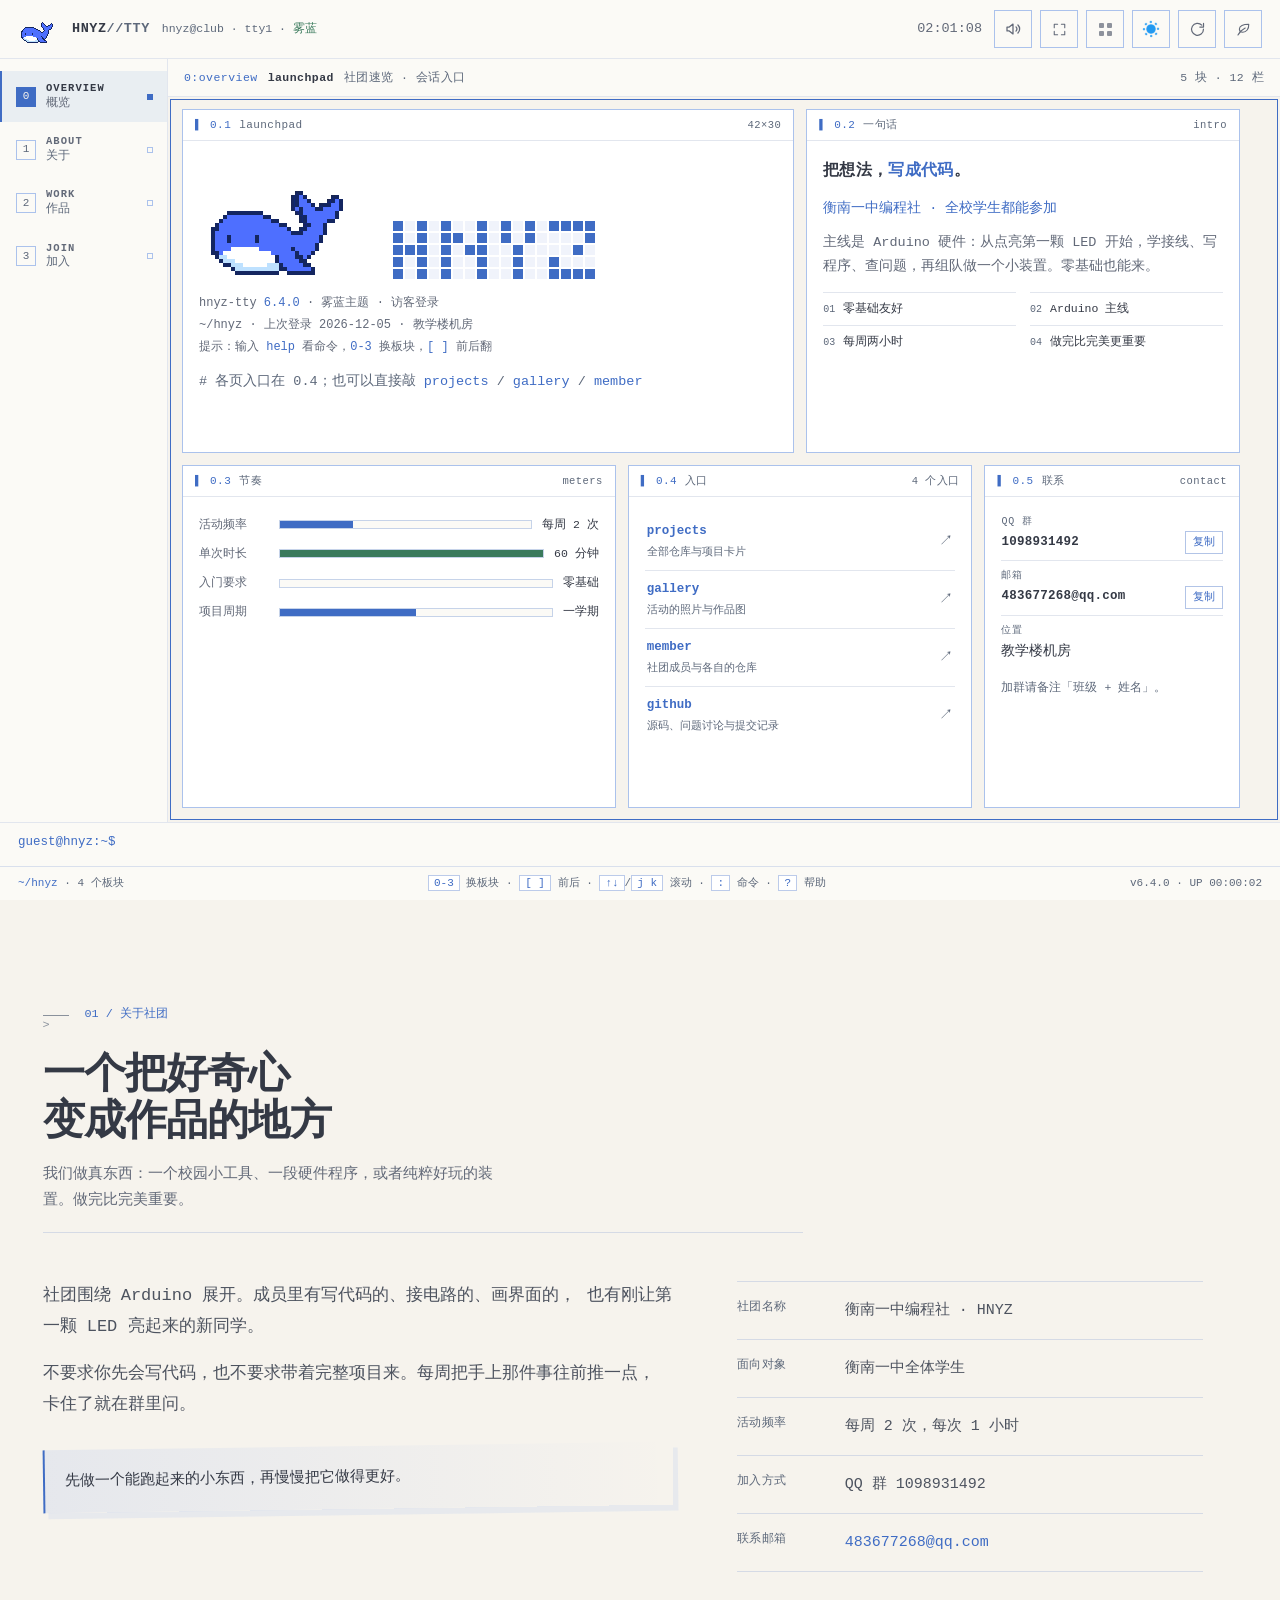
<file: index.html>
<!DOCTYPE html>
<html lang="zh-CN">
<head>
  <meta charset="UTF-8">
  <meta name="viewport" content="width=device-width, initial-scale=1.0, viewport-fit=cover">
  <meta name="description" content="HNYZ · 衡南一中编程社面向全校学生，以 Arduino 硬件为主线。每周两次、每次一小时，从点亮第一颗 LED 到组队做出一个小装置。零基础可以加入。">
  <meta name="theme-color" content="#fbfbfd">
  <script>
    /* 禁用浏览器的滚动位置恢复：否则刷新或再次打开会停在上一处（常常是页面底部） */
    (function () {
      try {
        if ("scrollRestoration" in history) history.scrollRestoration = "manual";
      } catch (error) { /* 忽略 */ }
    })();
  </script>
  <script>
    /* 主题预置：首帧前定好深浅色，避免刷新时白闪 */
    (function () {
      try {
        var saved = localStorage.getItem("hnyz:theme");
        var theme = saved === "light" || saved === "dark"
          ? saved
          : (window.matchMedia("(prefers-color-scheme: dark)").matches ? "dark" : "light");
        /* 黑客风没有白天：预置阶段就锁成深色，避免首帧闪浅色 */
        if (localStorage.getItem("hnyz:style") === "hacker") theme = "dark";
        document.documentElement.dataset.theme = theme;
      } catch (error) { /* 隐私模式下忽略 */ }
    })();
  </script>
  <script>
    /* 风格预置：首帧前挂上上次选的皮肤，避免先闪一下默认风 */
    (function () {
      try {
        var style = localStorage.getItem("hnyz:style");
        if (!style) style = "term";
        /* 主页改成终端之前存过蓝白的人，第一次也落到终端 */
        if (style === "default" && !localStorage.getItem("hnyz:home-term")) style = "term";
        /* 默认皮肤也写上去：苹果风的样式都挂在
           html[data-style="default"] 下面，首帧前不写就来不及，
           会先按基座渲染一遍再跳一下 */
        document.documentElement.dataset.style =
          style === "hacker" || style === "term" || style === "halo" || style === "bare"
            ? style
            : "default";
      } catch (error) { /* 隐私模式下忽略 */ }
    })();
  </script>
  <meta property="og:title" content="HNYZ｜衡南一中编程社">
  <meta property="og:description" content="把想法，写成代码。">
  <meta property="og:type" content="website">
  <meta property="og:url" content="https://hnyzbcs.de5.net/">
  <meta property="og:site_name" content="HNYZ · 衡南一中编程社">
  <meta property="og:locale" content="zh_CN">
  <meta property="og:image" content="https://hnyzbcs.de5.net/images/og-cover.jpg">
  <meta property="og:image:type" content="image/jpeg">
  <meta property="og:image:width" content="1200">
  <meta property="og:image:height" content="630">
  <meta property="og:image:alt" content="HNYZ 衡南一中编程社：把想法，写成代码。">
  <meta name="twitter:card" content="summary_large_image">
  <meta name="twitter:title" content="HNYZ｜衡南一中编程社">
  <meta name="twitter:description" content="把想法，写成代码。">
  <meta name="twitter:image" content="https://hnyzbcs.de5.net/images/og-cover.jpg">
  <meta name="twitter:image:alt" content="HNYZ 衡南一中编程社：把想法，写成代码。">
  <link rel="canonical" href="https://hnyzbcs.de5.net/">

  <title>HNYZ｜衡南一中编程社 · 把想法写成代码</title>

  <!-- 站点图标与样式。全部使用本地文件，无外部依赖。 -->
  <link rel="icon" href="images/favicon.svg" type="image/svg+xml">
  <link rel="apple-touch-icon" href="images/apple-touch-icon.png">
  <link rel="manifest" href="manifest.webmanifest">
  <!-- 刷新按钮要连 GitHub；先把域名解析好，点下去省一次 DNS 往返 -->
  <link rel="dns-prefetch" href="https://api.github.com">
  <link rel="dns-prefetch" href="https://ungh.cc">
  <meta name="application-name" content="HNYZ">
  <meta name="apple-mobile-web-app-title" content="HNYZ">
  <meta name="apple-mobile-web-app-capable" content="yes">
  <meta name="apple-mobile-web-app-status-bar-style" content="default">
  <meta name="mobile-web-app-capable" content="yes">
  <!-- 顶栏兜底样式（内联）
       弱网、拦截、或 SW 只回来半截的时候，可能有一两张外链表拿不到。
       缺 style.css 是整页裸奔；缺 skins.css / personal.css 时更像"乱码"：
       顶栏按钮退回浏览器的灰方块、风格与主题图标变成空白、
       首屏那句 $ 提示失去字体与间距、被当成正文挤进段落里。
       2026-11 真机上就是这样。
       这里只放一套"看起来还算正常"的最小样式；权重压到 0（:where），
       正式样式一到就全部覆盖，不会和它们打架。 -->
  <style>
    :where(.header-inner){display:flex;align-items:center;justify-content:space-between;flex-wrap:nowrap;gap:10px}
    :where(.brand){display:inline-flex;align-items:center;gap:10px;min-width:0}
    :where(.brand-mark){display:grid;place-items:center;width:36px;height:36px;border:1px solid rgba(15,42,80,.14);border-radius:10px;color:#2563eb;background:#fff}
    :where(.brand-mark svg){width:19px;height:19px}
    :where(.brand-copy){display:flex;flex-direction:column;line-height:1.25;overflow:hidden}
    :where(.brand-copy strong){font-size:1rem;letter-spacing:.14em;white-space:nowrap}
    :where(.site-nav){margin-left:auto}
    :where(.header-actions){display:flex;align-items:center;gap:4px;flex:0 0 auto}
    :where(.header-actions > button){display:inline-flex;align-items:center;justify-content:center;width:42px;height:42px;padding:0;margin:0;border:1px solid rgba(15,42,80,.14);border-radius:12px;background:#fff;color:#526b89;-webkit-appearance:none;appearance:none;font:inherit;line-height:1;cursor:pointer}
    :where(.header-actions > button > svg){width:18px;height:18px;display:block}
    :where(.style-toggle__grid){display:grid;grid-template-columns:repeat(2,5px);grid-template-rows:repeat(2,5px);gap:3px}
    :where(.style-toggle__grid i){display:block;width:5px;height:5px;border-radius:1px;background:currentColor;opacity:.72}
    :where(.theme-toggle__flip){display:block;width:18px;height:18px}
    :where(.nav-toggle span){display:block;width:16px;height:2px;margin:3px auto;border-radius:2px;background:currentColor}
    :where(.hero-rotator){display:flex;align-items:center;gap:6px;margin:14px 0 0;min-height:1.5em;font-family:ui-monospace,SFMono-Regular,Menlo,Consolas,monospace;font-size:.85rem;letter-spacing:.01em;color:#526b89}
    :where(.hero-rotator__prompt){color:#2563eb;font-weight:600}
    :where(.hero-rotator__caret){display:block;width:7px;height:1.1em;background:#2563eb}
    /* 主题按钮：雪碧图没确认能解码之前，先用内联 SVG 的太阳/月亮顶上。
       mask 上色，跟着主题色和皮肤走；skin-boot 探到图真能解码了，
       才挂 html.sprite-ok 换回那 60 帧雪碧图。弱网、图 404、
       personal.css 整份没到，这个格子都不会是空白。 */
    html:not(.sprite-ok) .theme-toggle__flip{
      background-image:none !important;
      background-color:currentColor !important;
      -webkit-mask-image:url("data:image/svg+xml,%3Csvg xmlns='http://www.w3.org/2000/svg' viewBox='0 0 24 24' fill='none' stroke='%23000' stroke-width='2' stroke-linecap='round'%3E%3Ccircle cx='12' cy='12' r='4.3'/%3E%3Cpath d='M12 2.2v2.5M12 19.3v2.5M2.2 12h2.5M19.3 12h2.5M5.1 5.1l1.8 1.8M17.1 17.1l1.8 1.8M18.9 5.1 17.1 6.9M6.9 17.1l-1.8 1.8'/%3E%3C/svg%3E");
      -webkit-mask-repeat:no-repeat;
      -webkit-mask-position:center;
      -webkit-mask-size:18px 18px;
      mask-image:url("data:image/svg+xml,%3Csvg xmlns='http://www.w3.org/2000/svg' viewBox='0 0 24 24' fill='none' stroke='%23000' stroke-width='2' stroke-linecap='round'%3E%3Ccircle cx='12' cy='12' r='4.3'/%3E%3Cpath d='M12 2.2v2.5M12 19.3v2.5M2.2 12h2.5M19.3 12h2.5M5.1 5.1l1.8 1.8M17.1 17.1l1.8 1.8M18.9 5.1 17.1 6.9M6.9 17.1l-1.8 1.8'/%3E%3C/svg%3E");
      mask-repeat:no-repeat;
      mask-position:center;
      mask-size:18px 18px;
      opacity:.92;
    }
    /* 深色换成月牙，跟雪碧图两帧的语义一致 */
    html[data-theme="dark"]:not(.sprite-ok) .theme-toggle__flip{
      -webkit-mask-image:url("data:image/svg+xml,%3Csvg xmlns='http://www.w3.org/2000/svg' viewBox='0 0 24 24'%3E%3Cpath d='M20.9 13.7A8.8 8.8 0 1 1 10.3 3.1a6.9 6.9 0 0 0 10.6 10.6z' fill='%23000'/%3E%3C/svg%3E");
      mask-image:url("data:image/svg+xml,%3Csvg xmlns='http://www.w3.org/2000/svg' viewBox='0 0 24 24'%3E%3Cpath d='M20.9 13.7A8.8 8.8 0 1 1 10.3 3.1a6.9 6.9 0 0 0 10.6 10.6z' fill='%23000'/%3E%3C/svg%3E");
    }
  </style>
  <!-- 苹果风的底色先内联一份：apple.css 排在最后，
       它没到之前页面会先按蓝白风画一遍，底色从蓝跳灰。
       这里只放几个变量，正式样式一到就接上，重复定义无害。
       带 html[data-style="default"] 前缀，其它皮肤不受影响。 -->
  <style>
    html[data-style="default"]{--bg:#fbfbfd;--bg-deep:#f5f5f7;--panel:#fff;--panel-2:#f5f5f7;--text:#1d1d1f;--border:rgba(0,0,0,.08);--blue:#0071e3}
    html[data-style="default"][data-theme="dark"]{--bg:#000;--bg-deep:#0a0a0a;--panel:#1c1c1e;--panel-2:#2c2c2e;--text:#f5f5f7;--border:rgba(255,255,255,.1);--blue:#0a84ff}
  </style>
  <link rel="stylesheet" href="css/style.css?v=20261119a">
  <link rel="stylesheet" href="css/ink-slot.css?v=20261119a">
  <link rel="stylesheet" href="css/pet.css?v=20261119a">
  <link rel="stylesheet" href="css/personal.css?v=20261119a">
  <link rel="stylesheet" href="css/avatar-pet.css?v=20261119a">
  <link rel="stylesheet" href="css/skins.css?v=20261119a">
  <link rel="stylesheet" href="css/lite.css?v=20261119a">
  <script src="js/skin-boot.js?v=20261119a"></script>
  <script>
    /* 轻量 / 极致预置：弱设备（2G、内存 ≤2G、核心 ≤2）首帧就走低配，
       避免先跑一遍动画再关。手动开过的以 localStorage 为准（1 轻量 / 2 极致）。

       极致档只保留终端主页：其余页面在这里首帧就跳回 index.html，
       根本不会渲染。图片照常加载 —— 省的是动画、模糊与布局，不是图。 */
    (function () {
      var tier = 0;
      try {
        var v = localStorage.getItem("hnyz:lite");
        if (v === "1") tier = 1;
        else if (v === "2") tier = 2;
        else if (v === null) {
          var c = navigator.connection || {};
          var mem = navigator.deviceMemory || 0;
          var cpu = navigator.hardwareConcurrency || 0;
          var low = !!(c.saveData || /(^|-)2g$/.test(c.effectiveType || "") ||
            (mem && mem <= 2) || (cpu && cpu <= 2) ||
            (mem && mem <= 4 && cpu && cpu <= 4) ||
            window.matchMedia("(prefers-reduced-motion: reduce)").matches);
          if (low) tier = 1;
        }
      } catch (error) { /* 隐私模式下忽略 */ }

      if (!tier) return;
      document.documentElement.dataset.lite = String(tier);
      if (tier < 2) return;

      /* 极致只保留终端主页 */
      if (!/\/$/.test(location.pathname) && !/index\.html?$/i.test(location.pathname)) {
        location.replace("index.html");
        return;
      }
    })();
  </script>
  <link rel="stylesheet" href="css/type.css?v=20261119a">
  <link rel="stylesheet" href="css/motion.css?v=20261119a">
  <link rel="preload" href="css/guestbook.css?v=20261119a" as="style">
  <link rel="stylesheet" href="css/guestbook.css?v=20261119a" media="print" onload="this.media='all'">
  <noscript><link rel="stylesheet" href="css/guestbook.css?v=20261119a"></noscript>
  <!-- 苹果风覆写层：只作用于默认皮肤，放最后才压得住各页自己的样式 -->
  <link rel="stylesheet" href="css/apple.css?v=20261119a">
  <link rel="stylesheet" href="css/touch.css?v=20261119a">
  <noscript><style>.loading-state { display: none; }</style></noscript>

  <!-- 项目卡片、全部项目折叠页和复制按钮由 js/main.js 驱动 -->
  <script src="js/sfx.js?v=20261119a" defer></script>
  <script src="js/theme.js?v=20261119a" defer></script>
  <script src="js/theme-icon.js?v=20261119a" defer></script>
  <script src="js/members.js?v=20261119a" defer></script>
  <script src="js/main.js?v=20261119a" defer></script>
  <script src="js/repo-sync.js?v=20261119a" defer></script>
  <script src="js/pet.js?v=20261119a" defer></script>
  <script src="js/avatar-pet.js?v=20261119a" defer></script>
  <script src="js/personal.js?v=20261119a" defer></script>
  <script src="js/click-fx.js?v=20261119a" defer></script>
  <script src="js/term-tui.js?v=20261119a" defer></script>
  <script src="js/ink-slot.js?v=20261119a" defer></script>
  <script src="js/cursor-trail.js?v=20261119a" defer></script>
  <script src="js/skins.js?v=20261119a" defer></script>
  <script src="js/fullscreen.js?v=20261119a" defer></script>
  <script src="js/lite.js?v=20261119a" defer></script>
  <script src="js/copy.js?v=20261119a" defer></script>
  <script src="js/pwa.js?v=20261119a" defer></script>
  <script src="js/guestbook.js?v=20261119a" defer></script>
  <script>
    /* 页脚跑道不参与首屏，也不该为「只看了首屏的人」付钱：
       等它进入视口前 600px 再拉样式和脚本。
       终端风（TUI）盖住整张纸带时干脆不加载——恐龙在看不见的
       地方跑就是空转，样式也用不上。 */
    (function () {
      var loaded = false;
      var armed = false;
      function tuiOn() {
        return document.documentElement.classList.contains("tty-on");
      }
      function loadCss() {
        if (document.querySelector("link[data-dino-css]")) return;
        var link = document.createElement("link");
        link.rel = "stylesheet";
        link.href = "css/dino.css?v=20261119a";
        link.setAttribute("data-dino-css", "");
        document.head.appendChild(link);
      }
      function loadDino() {
        if (loaded) return;
        loaded = true;
        /* 极致档不养这条跑道：一份脚本 + 每帧重绘，不值得 */
        if (document.documentElement.dataset.lite === "2") return;
        loadCss();
        var script = document.createElement("script");
        script.src = "js/dino.js?v=20261119a";
        script.async = true;
        document.body.appendChild(script);
      }
      function arm() {
        if (armed || tuiOn()) return;
        if (document.documentElement.dataset.lite === "2") return;
        var run = document.querySelector("[data-dino-run]");
        if (!run) return;
        armed = true;
        if ("IntersectionObserver" in window) {
          var io = new IntersectionObserver(function (entries) {
            for (var i = 0; i < entries.length; i += 1) {
              if (entries[i].isIntersecting) {
                io.disconnect();
                loadDino();
                return;
              }
            }
          }, { rootMargin: "600px 0px" });
          io.observe(run);
        } else {
          window.addEventListener("scroll", loadDino, { once: true, passive: true });
        }
      }
      if (document.readyState === "loading") {
        document.addEventListener("DOMContentLoaded", arm, { once: true });
      } else {
        arm();
      }
      /* 从终端风切回纸带：补上这次观察 */
      document.addEventListener("hnyz:stylechange", function () {
        if (!tuiOn()) arm();
      });
    })();
  </script>
</head>
<body>

  <!-- 开屏：盖住首帧，等页面定位到「关于」后再淡出 -->
  <div class="boot" data-boot-screen aria-hidden="true">
    <div class="boot__inner">
      <span class="boot__mark">&lt;/&gt;</span>
      <strong class="boot__brand">HNYZ</strong>
      <span class="boot__line">把想法，写成代码。</span>
    </div>
  </div>
  <noscript><style>[data-boot-screen]{display:none}</style></noscript>

  <div class="bg-orbs" aria-hidden="true">
    <span class="bg-orbs__orb bg-orbs__orb--a"></span>
    <span class="bg-orbs__orb bg-orbs__orb--b"></span>
    <span class="bg-orbs__orb bg-orbs__orb--c"></span>
  </div>

  <a class="skip-link" href="#main">跳到主要内容</a>

  <header class="site-header" data-header>
    <div class="container header-inner">
      <a class="brand" href="#top" aria-label="衡南一中编程社首页">
        <span class="brand-mark" aria-hidden="true">
          <svg viewBox="0 0 24 24" fill="none">
            <path d="m9 6-5 6 5 6M15 6l5 6-5 6" stroke="currentColor" stroke-width="1.8" stroke-linecap="round" stroke-linejoin="round"/>
          </svg>
        </span>
        <span class="brand-copy">
          <strong>HNYZ</strong>
          <span>衡南一中编程社</span>
        </span>
      </a>


      <nav class="site-nav" id="site-nav" aria-label="主导航" data-nav>
        <ul class="nav-list">
          <li><a href="#about">关于</a></li>
          <li><a href="#projects">项目</a></li>
          <li><a href="#schedule">活动</a></li>
          <li><a href="#guestbook">留言板</a></li>
        </ul>
        <a class="nav-cta" href="#join">
          加入我们
          <span aria-hidden="true">↗</span>
        </a>
      </nav>
      <div class="header-actions">
        <button class="sound-toggle" type="button" data-sound-toggle aria-label="关闭音效" aria-pressed="true" title="关闭音效">
          <svg class="sound-toggle__icon sound-toggle__icon--on" viewBox="0 0 24 24" fill="none" aria-hidden="true">
            <path d="M4 9.4h3L12 5.4v13.2L7 14.6H4z" stroke="currentColor" stroke-width="1.7" stroke-linejoin="round"/>
            <path d="M16 9.2a4.2 4.2 0 0 1 0 5.6M18.6 6.6a7.6 7.6 0 0 1 0 10.8" stroke="currentColor" stroke-width="1.7" stroke-linecap="round"/>
          </svg>
          <svg class="sound-toggle__icon sound-toggle__icon--off" viewBox="0 0 24 24" fill="none" aria-hidden="true">
            <path d="M4 9.4h3L12 5.4v13.2L7 14.6H4z" stroke="currentColor" stroke-width="1.7" stroke-linejoin="round"/>
            <path d="m16 9.6 5 4.8m0-4.8-5 4.8" stroke="currentColor" stroke-width="1.7" stroke-linecap="round"/>
          </svg>
        </button>
        <button class="fullscreen-toggle" type="button" data-fullscreen-toggle aria-label="全屏显示" aria-pressed="false" title="全屏">
          <svg viewBox="0 0 24 24" fill="none" aria-hidden="true">
            <path class="fs-ico fs-ico--in" d="M9 3.6H3.6V9M15 3.6h5.4V9M9 20.4H3.6V15M15 20.4h5.4V15" stroke="currentColor" stroke-width="1.7" stroke-linecap="round" stroke-linejoin="round"/>
            <path class="fs-ico fs-ico--out" d="M3.6 9h5.4V3.6M20.4 9H15V3.6M3.6 15h5.4v5.4M20.4 15H15v5.4" stroke="currentColor" stroke-width="1.7" stroke-linecap="round" stroke-linejoin="round"/>
          </svg>
        </button>
        <button class="style-toggle" type="button" data-style-toggle aria-label="切换网页风格" aria-haspopup="dialog" aria-expanded="false" title="切换风格">
          <span class="style-toggle__grid" aria-hidden="true"><i></i><i></i><i></i><i></i></span>
        </button>
        <button class="theme-toggle" type="button" data-theme-toggle aria-label="切换到深色模式" aria-pressed="false" title="切换到深色模式">
          <span class="theme-toggle__flip" aria-hidden="true"></span>
        </button>
        <button class="sync-toggle" type="button" data-sync-toggle aria-label="从 GitHub 刷新全部项目数据" title="刷新项目数据">
          <svg viewBox="0 0 24 24" fill="none" aria-hidden="true">
            <path class="sync-ico" d="M20.4 11.6a8.4 8.4 0 1 1-2.35-5.7" stroke="currentColor" stroke-width="1.7" stroke-linecap="round"/>
            <path class="sync-ico" d="M20.5 3.4v5.2h-5.2" stroke="currentColor" stroke-width="1.7" stroke-linecap="round" stroke-linejoin="round"/>
          </svg>
        </button>
        <button class="lite-toggle" type="button" data-lite-toggle aria-pressed="false" aria-label="开启轻量模式（点一下开启，长按直接进入极致模式）" title="轻量模式：关闭 · 点一下开启 · 长按进入极致模式">
          <svg viewBox="0 0 24 24" fill="none" aria-hidden="true">
            <path d="M19.4 4.6c.4 6.6-3.4 11.2-8.4 11.2-2.8 0-4.8-1.8-4.8-4.4 0-4.6 5.2-6.8 13.2-6.8Z" stroke="currentColor" stroke-width="1.6" stroke-linejoin="round"/>
            <path d="M4.2 19.8c2.4-4.4 5.8-7.6 10.2-9.8" stroke="currentColor" stroke-width="1.6" stroke-linecap="round"/>
          </svg>
        </button>
        <button class="nav-toggle" type="button" aria-expanded="false" aria-controls="site-nav" aria-label="打开导航菜单" data-nav-toggle>
          <span></span>
          <span></span>
        </button>
      </div>
    </div>
  </header>

  <main id="main" tabindex="-1">
    <!-- ========== 首屏 ========== -->
    <section class="hero" id="top" aria-labelledby="hero-title">
      <div class="container hero-grid">
        <div class="hero-copy">
          <p class="eyebrow">
            <span class="eyebrow-dot" aria-hidden="true"></span>
            <span data-copy="hero-eyebrow">HNYZ · 衡南一中学生编程社团</span>
          </p>

          <h1 id="hero-title" data-copy="hero-title">
            把想法<br>
            <span class="accent-text">写成代码</span>
          </h1>

          <p class="hero-lead" data-copy="hero-lead">
            衡南一中编程社（HNYZ），全校学生都能参加。主线是 Arduino 硬件：从点亮第一颗 LED 开始，
            学会接线、写程序、查问题，再组队把一个小装置做出来。不需要任何基础。
          </p>

          <p class="hero-rotator" aria-hidden="true">
            <span class="hero-rotator__prompt">$</span>
            <span class="hero-rotator__text" data-rotator>早上好，这里是衡南一中编程社。</span>
            <span class="hero-rotator__caret"></span>
          </p>

          <div class="hero-actions">
            <a class="button button--primary" href="#join" data-copy="cta-primary">
              加入我们
              <span aria-hidden="true">→</span>
            </a>
            <a class="button button--secondary" href="#projects" data-copy="cta-secondary">看看我们的项目</a>
          </div>

          <dl class="hero-stats" aria-label="社团概况">
            <div class="hero-stat">
              <dt><span data-count="2">2</span><small>次 / 周</small></dt>
              <dd>常规活动</dd>
            </div>
            <div class="hero-stat">
              <dt>0</dt>
              <dd>不需要基础</dd>
            </div>
            <div class="hero-stat">
              <dt><span data-count="4">4</span></dt>
              <dd>可选方向</dd>
            </div>
            <div class="hero-stat">
              <dt>∞</dt>
              <dd>想法不设限</dd>
            </div>
          </dl>

          <div class="hero-tags" aria-hidden="true">
            <span class="hero-tag">#零基础友好</span>
            <span class="hero-tag">#Arduino 主线</span>
            <span class="hero-tag">#每周两小时</span>
            <span class="hero-tag">#做完比完美更重要</span>
          </div>
        </div>

        <div class="quick-card" role="group" aria-labelledby="quick-title">
          <p class="quick-path"><span class="quick-dots" aria-hidden="true"><i></i><i></i><i></i></span> ~/hnyz/contact.sh</p>
          <div class="quick-body">
            <p class="card-label">// 联系方式</p>
            <h2 id="quick-title" data-copy="quick-title">先加群<br>再一起做点东西</h2>

            <div class="quick-lines">
              <div class="quick-line">
                <span class="quick-label">QQ 群</span>
                <strong class="quick-value">1098931492</strong>
                <button class="mini-button" type="button" data-copy-value="1098931492" aria-label="复制 QQ 群号 1098931492">
                  <span data-copy-label>复制</span>
                </button>
              </div>

              <div class="quick-line">
                <span class="quick-label">邮箱</span>
                <!--email_off--><a class="quick-value quick-value--link" href="mailto:483677268@qq.com">483677268@qq.com</a><!--/email_off-->
                <button class="mini-button" type="button" data-copy-value="483677268@qq.com" aria-label="复制邮箱 483677268@qq.com">
                  <span data-copy-label>复制</span>
                </button>
              </div>
            </div>

            <p class="quick-note" data-copy="quick-note">加群请备注「班级 + 姓名」。零基础、非技术方向的同学都欢迎。</p>
          </div>
        </div>
      </div>
    </section>

    <!-- 技术关键词跑马灯 -->
    <div class="hnyz-ticker" aria-hidden="true">
      <div class="hnyz-ticker__track" data-ticker-track>
        <div class="hnyz-ticker__group">
          <span class="hnyz-ticker__item">Arduino</span>
          <span class="hnyz-ticker__item">C++</span>
          <span class="hnyz-ticker__item">GPIO</span>
          <span class="hnyz-ticker__item">传感器</span>
          <span class="hnyz-ticker__item">串口调试</span>
          <span class="hnyz-ticker__item">ESP32</span>
          <span class="hnyz-ticker__item">结对开发</span>
          <span class="hnyz-ticker__item">DEMO DAY</span>
          <span class="hnyz-ticker__item">把想法写成代码</span>
        </div>
      </div>
    </div>

    <!-- ========== 关于 ========== -->
    <section class="section" id="about" aria-labelledby="about-title">
      <div class="container">
        <div class="section-head">
          <p class="section-label">01 / 关于社团</p>
          <h2 id="about-title" data-copy="about-title">一个把好奇心<br>变成作品的地方</h2>
          <p class="section-intro" data-copy="about-intro">
            我们做真东西：一个校园小工具、一段硬件程序，或者纯粹好玩的装置。做完比完美重要。
          </p>
        </div>

        <div class="about-layout">
          <div class="about-text">
            <p data-copy="about-p1">
              社团围绕 Arduino 展开。成员里有写代码的、接电路的、画界面的，
              也有刚让第一颗 LED 亮起来的新同学。
            </p>
            <p data-copy="about-p2">
              不要求你先会写代码，也不要求带着完整项目来。每周把手上那件事往前推一点，
              卡住了就在群里问。
            </p>
            <blockquote class="about-quote" data-copy="about-quote">
              先做一个能跑起来的小东西，再慢慢把它做得更好。
            </blockquote>
          </div>

          <dl class="fact-list" aria-label="社团基本信息">
            <div>
              <dt>社团名称</dt>
              <dd>衡南一中编程社 · HNYZ</dd>
            </div>
            <div>
              <dt>面向对象</dt>
              <dd>衡南一中全体学生</dd>
            </div>
            <div>
              <dt>活动频率</dt>
              <dd>每周 2 次，每次 1 小时</dd>
            </div>
            <div>
              <dt>加入方式</dt>
              <dd>QQ 群 1098931492</dd>
            </div>
            <div>
              <dt>联系邮箱</dt>
              <dd><!--email_off--><a href="mailto:483677268@qq.com">483677268@qq.com</a><!--/email_off--></dd>
            </div>
          </dl>
        </div>
      </div>
    </section>

    <!-- ========== 我们做什么 ========== -->
    <section class="section section--soft" id="what-we-do" aria-labelledby="doing-title">
      <div class="container">
        <div class="section-head">
          <p class="section-label">02 / 我们做什么</p>
          <h2 id="doing-title" data-copy="doing-title">从第一行代码<br>到第一个作品</h2>
          <p class="section-intro" data-copy="doing-intro">
            会多少都能找到位置：写程序、接电路、做结构、写文档、拍照片，都算参与。
          </p>
        </div>

        <div class="do-grid">
          <article class="do-card">
            <span class="do-num">01</span>
            <h3>Arduino 入门</h3>
            <p>从点亮第一颗 LED、读取按钮和传感器开始，学习数字/模拟输入输出、串口和基础程序结构。先跑通，再理解，最后试着改。</p>
          </article>
          <article class="do-card">
            <span class="do-num">02</span>
            <h3>硬件项目实战</h3>
            <p>组队做 Arduino 小装置、传感器互动和校园硬件小工具。有人写程序，也有人做电路、结构、测试和文档。</p>
          </article>
          <article class="do-card">
            <span class="do-num">03</span>
            <h3>程序与调试</h3>
            <p>围绕 Arduino 项目练习变量、循环、函数和状态判断，学会看串口输出、定位问题，再把思路延伸到算法与竞赛。</p>
          </article>
          <article class="do-card">
            <span class="do-num">04</span>
            <h3>分享与协作</h3>
            <p>每周两次、每次一小时的活动里安排主题分享，把踩过的坑写成文档。代码、设计、文案全部开放，互相看代码，也互相兜底。</p>
          </article>
        </div>
      </div>
    </section>

    <!-- ========== 项目 ========== -->
    <section class="section" id="projects" aria-labelledby="projects-title">
      <div class="container">
        <div class="section-head">
          <p class="section-label">03 / 项目</p>
          <h2 id="projects-title" data-copy="projects-title">从仓库里<br>长出来的作品</h2>
          <p class="section-intro" data-copy="projects-intro">
            这些仓库的描述、语言和 star 都直接从 GitHub 读，每天早上自动更新一次。
            想马上看到最新状态，点右上角的刷新按钮；完整列表按成员分组，最后一张卡就是入口。
          </p>
        </div>

        <div class="project-toolbar">
          <p class="code-line"><span class="prompt">$</span> gh repo list ghxiaochi</p>
          <p class="project-count" id="project-count" role="status" aria-live="polite">读取中…</p>
        </div>

        <!-- GitHub API 限流、仓库 404 或网络异常时，这里会显示降级提示 -->
        <p class="render-note" id="render-note" role="status" hidden></p>

        <div class="project-grid" id="project-grid" aria-busy="true">
          <p class="loading-state"><span class="loading-dot" aria-hidden="true"></span> 正在读取项目数据…</p>
        </div>

        <noscript>
          <p class="noscript-note">
            项目卡片由 JavaScript 从 GitHub 读取，当前没有启用。
            也可以直接去
            <a href="https://github.com/ghxiaochi?tab=repositories" target="_blank" rel="noopener noreferrer">GitHub 仓库列表</a>
            看全部项目。
          </p>
        </noscript>

        <div class="projects-foot">
          <p>有想法？欢迎在群里提出，或者直接开一个自己的仓库。</p>
          <a href="projects.html">
            看看成员主页
            <span aria-hidden="true">→</span>
          </a>
        </div>
      </div>
    </section>

    <!-- ========== 活动节奏 ========== -->
    <section class="section section--soft" id="schedule" aria-labelledby="schedule-title">
      <div class="container">
        <div class="section-head">
          <p class="section-label">04 / 活动安排</p>
          <h2 id="schedule-title" data-copy="schedule-title">每周两次<br>每次一小时</h2>
          <p class="section-intro" data-copy="schedule-intro">
            每周两次，每次 60 分钟：一次讲一个小主题，讲完就结对动手；一次带来自己的项目，
            集中解决问题。时间地点在 QQ 群公告，考试周会减量。
          </p>
        </div>

        <div class="schedule-layout">
          <div class="schedule-list">
            <article class="schedule-item">
              <p class="schedule-when">每周 · 第一次 · 60 MIN</p>
              <div>
                <h3>主题分享 + 结对开发</h3>
                <p>用一小时从一个具体的小主题开始，讲完就动手。新手可以和学长学姐结对，把环境跑通、把第一个功能写出来。</p>
              </div>
            </article>
            <article class="schedule-item">
              <p class="schedule-when">每周 · 第二次 · 60 MIN</p>
              <div>
                <h3>自由开发 + 问题排查</h3>
                <p>带来你正在做的项目，或者从零开始一个。遇到报错、卡住思路，就在这一小时里集中解决。</p>
              </div>
            </article>
            <article class="schedule-item">
              <p class="schedule-when">每月 · 60 MIN</p>
              <div>
                <h3>小型 Demo Day</h3>
                <p>用一小时展示这个月做出来的东西，接受提问，也接受不完美。做完比完美更重要。</p>
              </div>
            </article>
          </div>

          <div class="agenda-card" role="group" aria-labelledby="agenda-title">
            <p class="card-label">// 一次活动</p>
            <h3 id="agenda-title">一次活动，通常这样过</h3>
            <ol class="agenda-list">
              <li><span>主题分享</span><span class="agenda-time">10 min</span></li>
              <li><span>自由开发</span><span class="agenda-time">25 min</span></li>
              <li><span>进度同步</span><span class="agenda-time">15 min</span></li>
              <li><span>提问 / 结对</span><span class="agenda-time">10 min</span></li>
            </ol>
            <p class="agenda-note">每次活动固定 60 分钟；每周两次，具体时间、地点以 QQ 群通知为准，考试周会适当减少。</p>
          </div>
        </div>
      </div>
    </section>

    <!-- ========== 资源墙 ========== -->
    <section class="section" id="wall" aria-labelledby="wall-title">
      <div class="container">
        <div class="section-head">
          <p class="section-label">05 / 资源</p>
          <h2 id="wall-title" data-copy="wall-title">墙上的<br>学习入口</h2>
          <p class="section-intro" data-copy="wall-intro">
            不知道从哪开始，就点下面的链接。C++ 语法看菜鸟教程，ESP32 看微雪 Wiki，
            Arduino 的函数和示例查官方文档。
          </p>
        </div>

        <div class="wall-grid">
          <a class="wall-card" href="https://www.runoob.com/cplusplus/cpp-tutorial.html" target="_blank" rel="noopener noreferrer">
            <span class="wall-index">[ 01 ]</span>
            <div class="wall-body">
              <p class="wall-kicker">C++ / 教程</p>
              <h3>C++ 菜鸟教程</h3>
              <p>从基础语法、数组、指针到面向对象，适合配合 Arduino 和算法练习一起看。</p>
            </div>
            <span class="wall-arrow" aria-hidden="true">↗</span>
          </a>

          <a class="wall-card" href="https://www.waveshare.net/wiki/ESP32-S3-DEV-KIT-N8R8" target="_blank" rel="noopener noreferrer">
            <span class="wall-index">[ 02 ]</span>
            <div class="wall-body">
              <p class="wall-kicker">微雪 / ESP32</p>
              <h3>微雪 ESP32 教程</h3>
              <p>微雪电子 ESP32-S3 开发板 Wiki：环境搭建、GPIO、Wi-Fi、蓝牙、屏幕和示例代码都在这里。</p>
            </div>
            <span class="wall-arrow" aria-hidden="true">↗</span>
          </a>
        </div>

        <p class="wall-note">资源墙会持续补充。有想推荐给社团的教程、工具或项目，欢迎在 QQ 群里发链接。</p>
      </div>
    </section>

    <!-- ========== 常见问题 ========== -->
    <section class="section section--soft" id="faq" aria-labelledby="faq-title">
      <div class="container">
        <div class="section-head faq-head">
          <p class="section-label">06 / FAQ</p>
          <h2 id="faq-title" data-copy="faq-title">加入之前<br>你可能想知道</h2>
        </div>

        <div class="faq-list">
          <details class="faq-item">
            <summary>
              <span>零基础可以加入吗？</span>
              <span class="faq-icon" aria-hidden="true"></span>
            </summary>
            <div class="faq-answer">
              <p>可以。社团里有很多人也是从零开始的。你不需要先学完某门课再来，带着问题和兴趣来就够了。</p>
            </div>
          </details>

          <details class="faq-item">
            <summary>
              <span>社团主要教什么？</span>
              <span class="faq-icon" aria-hidden="true"></span>
            </summary>
            <div class="faq-answer">
              <p>教学内容以 Arduino 为主线：从点亮 LED、读按钮和传感器开始，学习数字/模拟输入输出、串口、简单控制逻辑，再完成一个完整的硬件小项目。ESP32 会作为进阶平台接触。</p>
            </div>
          </details>

          <details class="faq-item">
            <summary>
              <span>需要自己带电脑吗？</span>
              <span class="faq-icon" aria-hidden="true"></span>
            </summary>
            <div class="faq-answer">
              <p>有电脑会更方便，但不是硬性要求。没有电脑也可以先来听分享、参与讨论和设计，之后再决定怎么参与项目。</p>
            </div>
          </details>

          <details class="faq-item">
            <summary>
              <span>不是技术方向也能加入吗？</span>
              <span class="faq-icon" aria-hidden="true"></span>
            </summary>
            <div class="faq-answer">
              <p>可以。一个项目除了写代码，还需要设计、文案、测试和活动组织。你可以先认领一件小事，再慢慢找到自己擅长的部分。</p>
            </div>
          </details>

          <details class="faq-item">
            <summary>
              <span>活动时间是什么时候？</span>
              <span class="faq-icon" aria-hidden="true"></span>
            </summary>
            <div class="faq-answer">
              <p>常规活动每周两次，每次一小时：一次主题分享 + 结对开发，一次自由开发 + 问题排查。具体时间和地点会在 QQ 群公告里通知，考试周会适当调整。</p>
            </div>
          </details>

          <details class="faq-item">
            <summary>
              <span>项目卡片的数据从哪里来？</span>
              <span class="faq-icon" aria-hidden="true"></span>
            </summary>
            <div class="faq-answer">
              <p>卡片读的是每天自动生成的一份仓库快照，<strong>不消耗你的 GitHub 额度</strong>。快照里缺某个仓库时，才会去问 GitHub 实时接口；再不行还有本地缓存和降级卡片，页面不会空白。</p>
              <p>点右上角的圆形箭头，会跳过快照和十分钟缓存，直接向 GitHub 要一次最新数据，并把结果存在本地，打开其它页面也是新值。一次刷新只花「仓库个数」次请求；撞上限流会提示稍后再试，已有数据不会被清掉。</p>
            </div>
          </details>
        </div>
      </div>
    </section>

    <!-- ========== 留言板 ========== -->
    <section class="section" id="guestbook" aria-labelledby="guestbook-title">
      <div class="container">
        <div class="section-head">
          <p class="section-label">07 / 留言板</p>
          <h2 id="guestbook-title" data-copy="guestbook-title">留一句话<br>给下一个人看</h2>
          <p class="section-intro" data-copy="guestbook-note">
            留言用 GitHub 账号发表，存在仓库的 Discussions 里。不设匿名，也没有第三方服务器。没有账号也能留，下面写了办法。
          </p>
        </div>

        <div class="guestbook">
          <div class="guestbook__bar">
            <span class="guestbook__dot" aria-hidden="true"></span>
            <span class="guestbook__dot" aria-hidden="true"></span>
            <span class="guestbook__dot" aria-hidden="true"></span>
            <code class="guestbook__path">~/hnyz/guestbook.log</code>
            <span class="guestbook__state" data-guestbook-state aria-live="polite">standby</span>
          </div>

          <div class="guestbook__body" data-guestbook-body>
            <p class="guestbook__loading">
              <span>$ tail -f ~/hnyz/guestbook.log</span>
              <span class="guestbook__caret" aria-hidden="true"></span>
            </p>
            <p class="guestbook__hint">滚动到这里才开始连接 GitHub，不拖首屏。</p>
          </div>
        </div>

        <noscript>
          <p class="guestbook__fallback">留言板需要 JavaScript：它只是 GitHub Discussions 的一个壳。</p>
        </noscript>

        <!-- 不拆 giscus：它有存档、有审核、不要服务器。
             但 GitHub 账号是一道真实门槛，所以门旁边开一扇小门。 -->
        <div class="guestbook-alt">
          <div class="guestbook-alt__copy">
            <p class="guestbook-alt__q">没有 GitHub 账号？</p>
            <p class="guestbook-alt__a">
              不用为了留一句话去注册。进 QQ 群说一声，或者发邮件，我们看到就替你贴到留言板里。
            </p>
          </div>
          <div class="guestbook-alt__actions">
            <button class="button button--secondary" type="button" data-copy-value="1098931492">
              复制群号 1098931492
            </button>
            <a class="button button--secondary" href="mailto:483677268@qq.com?subject=%E7%95%99%E8%A8%80%E6%9D%BF%E6%8A%95%E7%A8%BF">
              发邮件代发
            </a>
          </div>
        </div>
      </div>
    </section>

    <!-- ========== 加入 ========== -->
    <section class="section section--join" id="join" aria-labelledby="join-title">
      <div class="container">
        <div class="join-panel">
          <div class="join-copy">
            <p class="section-label section-label--light">08 / 加入</p>
            <h2 id="join-title" data-copy="join-title">下一次活动<br>来坐坐</h2>
            <p class="join-lead" data-copy="join-lead">
              不限年级和班级，零基础也欢迎。先进群看看大家在做什么，再决定要不要一起做点什么。
            </p>

            <ol class="join-steps">
              <li>
                <span class="join-step-num" aria-hidden="true">01</span>
                <div>
                  <strong>加 QQ 群</strong>
                  <p>群号 1098931492，备注「班级 + 姓名」。</p>
                </div>
              </li>
              <li>
                <span class="join-step-num" aria-hidden="true">02</span>
                <div>
                  <strong>来一次活动</strong>
                  <p>先听、先看，找到你感兴趣的项目或方向。</p>
                </div>
              </li>
              <li>
                <span class="join-step-num" aria-hidden="true">03</span>
                <div>
                  <strong>认领一件小事</strong>
                  <p>从文档、设计、测试或一小段代码开始，先参与进来。</p>
                </div>
              </li>
            </ol>
          </div>

          <div class="join-contact">
            <p class="join-contact-label">QQ 群</p>
            <p class="join-number">1098931492</p>
            <button class="button button--primary button--full" type="button" data-copy-value="1098931492" aria-label="复制 QQ 群号 1098931492">
              <span data-copy-label>复制群号</span>
            </button>

            <div class="join-divider" aria-hidden="true"></div>

            <p class="join-contact-label">邮箱</p>
            <!--email_off--><a class="join-email" href="mailto:483677268@qq.com">483677268@qq.com</a><!--/email_off-->
            <button class="button button--secondary button--full" type="button" data-copy-value="483677268@qq.com" aria-label="复制邮箱 483677268@qq.com">
              <span data-copy-label>复制邮箱</span>
            </button>

            <p class="join-note">邮件请简单介绍你自己，以及一个想做的小项目。</p>
          </div>
        </div>

  <script>
    /* 开屏：固定停在首屏（顶部），不走平滑滚动，也不恢复到上次的位置。
       带 #锚点 的链接仍然按锚点落位。 */
    (function () {
      var boot = document.querySelector("[data-boot-screen]");
      var reduce = window.matchMedia("(prefers-reduced-motion: reduce)").matches;
      var root = document.documentElement;

      if (!window.location.hash) {
        root.style.scrollBehavior = "auto";
        window.scrollTo(0, 0);
        window.addEventListener("load", function () {
          if (!window.location.hash) window.scrollTo(0, 0);
        });
        window.setTimeout(function () {
          if (!window.location.hash) window.scrollTo(0, 0);
          root.style.scrollBehavior = "";
        }, 80);
      }

      window.setTimeout(function () {
        if (!boot) return;
        boot.classList.add("is-hidden");
        window.setTimeout(function () { boot.remove(); }, reduce ? 0 : 500);
      }, reduce ? 100 : 620);
    })();
  </script>

      </div>
    </section>
    <!-- 页面最下方：图集入口 -->
    <section class="gallery-entry-row" aria-labelledby="gallery-entry-title">
      <div class="container">
        <a class="gallery-entry" href="gallery.html">
          <span class="gallery-entry__index">[ 更多 ]</span>
          <span class="gallery-entry__label" id="gallery-entry-title">图集</span>
          <span class="gallery-entry__desc">群里传的梗图、社团日常，都收在这里</span>
          <span class="gallery-entry__arrow" aria-hidden="true">去看看 ↗</span>
        </a>
      </div>
    </section>
  </main>

  <footer class="site-footer">
    <div class="container footer-inner">
      <div class="footer-brand">
        <a class="brand" href="#top" aria-label="回到首页">
          <span class="brand-mark" aria-hidden="true">
            <svg viewBox="0 0 24 24" fill="none">
              <path d="m9 6-5 6 5 6M15 6l5 6-5 6" stroke="currentColor" stroke-width="1.8" stroke-linecap="round" stroke-linejoin="round"/>
            </svg>
          </span>
          <span class="brand-copy">
            <strong>HNYZ</strong>
            <span>衡南一中编程社</span>
          </span>
        </a>
        <p data-copy="footer-tagline">把想法，写成代码。</p>
      </div>

      <nav class="footer-nav" aria-label="页脚导航">
        <a href="#about">关于</a>
        <a href="#projects">项目</a>
        <a href="projects.html">全部项目</a>
        <a href="#schedule">活动</a>
        <a href="#wall">资源墙</a>
        <a href="gallery.html">图集</a>
        <a href="#guestbook">留言板</a>
        <a href="#faq">FAQ</a>
        <a href="#join">加入</a>
        <a href="#top">回到顶部 ↑</a>
      </nav>

      <p class="footer-meta">
        © <span data-year>2026</span> 衡南一中编程社<br>
        用 HTML / CSS / JavaScript 手工搭建
      </p>
    </div>
  </footer>

  <!-- 页脚小恐龙：自动起跳躲仙人掌，画布由 js/dino.js 驱动 -->
  <section class="dino-run" data-dino-run data-mode="auto" aria-labelledby="dino-run-title">
    <div class="container dino-run__inner">
      <div class="dino-run__main">
        <div class="dino-run__bar">
          <h2 class="dino-run__kicker" id="dino-run-title">
            <span class="dino-run__led" aria-hidden="true"></span>
            小恐龙跑道
            <span class="dino-run__ver">// 08-BIT</span>
          </h2>
          <div class="dino-run__hud">
            <button class="dino-run__time" type="button" data-dino-time title="加速时间" aria-pressed="false">TIME ×1</button>
            <p class="dino-run__score" data-dino-score>HI 00000  00000</p>
            <a class="dino-run__ladder" href="dino.html" title="打开天梯榜，自己上手跑一局">
              天梯 <span aria-hidden="true">→</span>
            </a>
          </div>
        </div>
        <div class="dino-run__stage" data-dino-stage tabindex="-1">
          <canvas class="dino-run__canvas" data-dino-canvas aria-hidden="true" style="max-width:100%"></canvas>
          <p class="dino-run__hint" data-dino-hint>自动躲避 · 开</p>
          <p class="dino-run__pop" data-dino-pop aria-live="polite"></p>
          <p class="dino-run__toast" data-dino-toast hidden>信号中断 · 重新开始</p>
          <div class="dino-run__extinct" data-dino-extinct role="status" aria-live="polite" hidden>
            <p class="dino-run__extinct-text">这就是恐龙灭绝的真相</p>
            <button class="dino-run__rewind" type="button" data-dino-rewind>时间回溯</button>
          </div>
        </div>
      </div>
    </div>
  </section>

  <!-- 站内校徽：使用原版校徽图片，放在右下角背景板里；随页面滚动旋转 -->
  <div class="hnyz-pet" data-hnyz-pet style="left: auto; right: clamp(8px, 1.6vw, 20px);">
    <div class="hnyz-pet__board" aria-hidden="true"></div>
    <button class="hnyz-pet__stage" type="button" data-hnyz-pet-trigger aria-label="和衡南一中校徽打个招呼">
      <span class="hnyz-pet__badge-wrap" data-hnyz-pet-badge aria-hidden="true">
        <img class="hnyz-pet__badge" src="images/pet/badge-school-hd.webp" alt="" width="360" height="360" loading="lazy" decoding="async">
      </span>
    </button>
    <p class="hnyz-pet__speech" data-hnyz-pet-speech role="status" aria-live="polite"></p>
  </div>
  <!-- 召唤按钮与桌宠必须挂在 body 下：.section 上有 content-visibility:auto，
       position:fixed 的后代会被那个 section 当成包含块，按钮会跟着滚走并被裁掉 -->
  <!-- 右侧召唤按钮：点一下把桌宠叫到首页来 -->
  <button class="pet-summon" type="button" data-pet-summon aria-pressed="false" aria-label="召唤东方马也">
    <span class="pet-summon__icon" aria-hidden="true">
      <img src="images/pet/ghxiaochi-avatar.webp" alt="" width="40" height="59" draggable="false" loading="lazy">
    </span>
    <span class="pet-summon__label">召唤<br>东方马也</span>
  </button>

  <!-- 桌宠：召唤后出现在首页，过一会儿自己回「全部项目」页 -->
  <div class="hnyz-avatar hnyz-avatar--summon" data-hnyz-avatar data-avatar-mode="summon">
    <p class="hnyz-avatar__speech" data-hnyz-avatar-speech role="status" aria-live="polite"></p>
    <button class="hnyz-avatar__button" type="button" data-hnyz-avatar-trigger aria-label="和东方马也互动">
      <img class="hnyz-avatar__img" draggable="false" loading="lazy" decoding="async" src="images/pet/ghxiaochi-avatar.webp" alt="东方马也的像素头像" width="648" height="954">
      <span class="hnyz-avatar__name" aria-hidden="true">东方马也</span>
    </button>
  </div>

  <p class="sr-only" id="copy-status" role="status" aria-live="polite"></p>

</body>
</html>
</file>
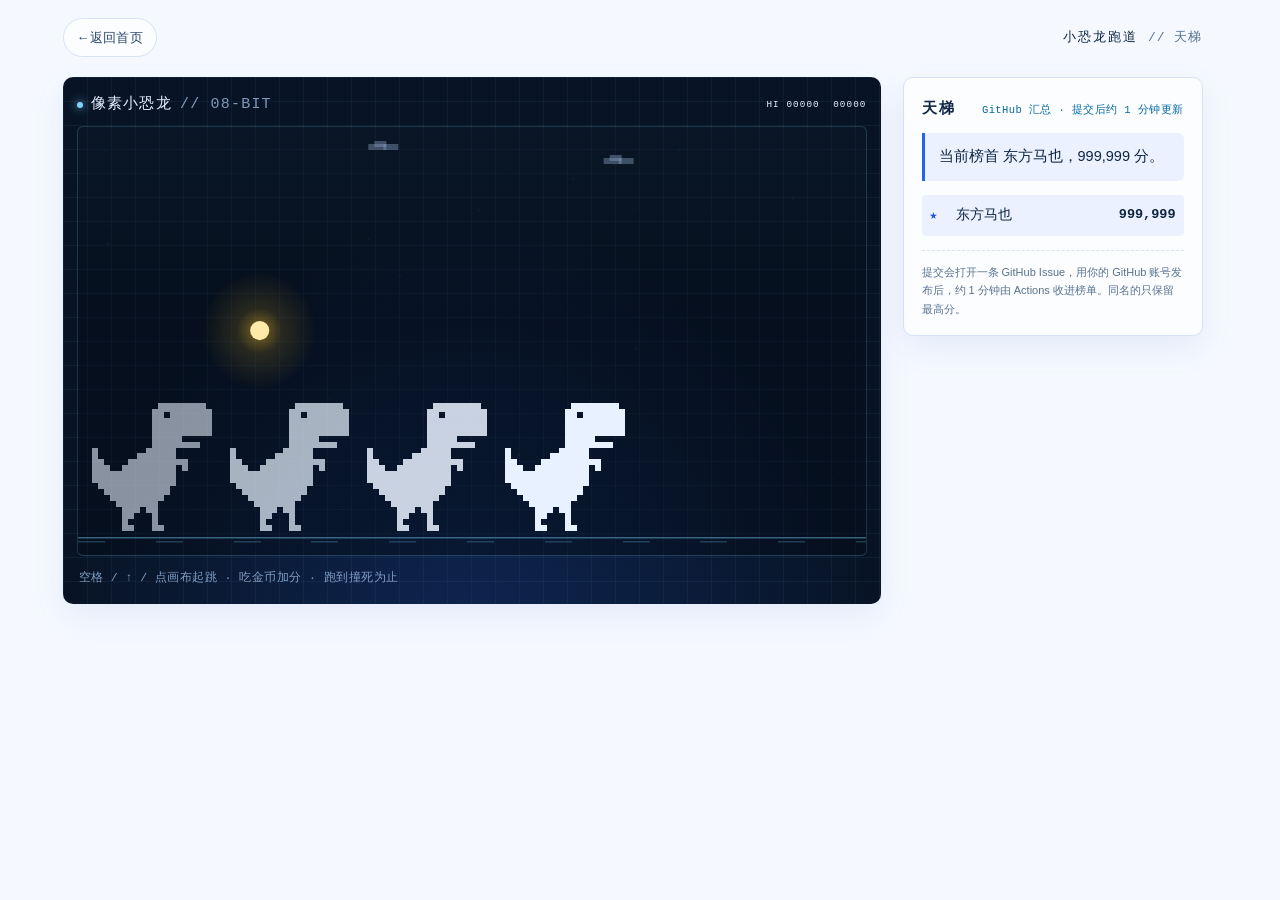
<file: dino.html>
<!DOCTYPE html>
<html lang="zh-CN">
<head>
  <meta charset="UTF-8">

  <script>
    /* 极致模式只保留终端主页：这一页不是终端，首帧就回首页。
       三个独立页没有 index 那套预置脚本，所以单独拦一道 */
    (function () {
      try {
        if (localStorage.getItem("hnyz:lite") === "2") {
          document.documentElement.dataset.lite = "2";
          location.replace("index.html");
        }
      } catch (error) { /* 隐私模式 */ }
    })();
  </script>  <meta name="viewport" content="width=device-width, initial-scale=1.0, viewport-fit=cover">
  <meta name="description" content="HNYZ 编程社的像素小恐龙天梯榜：跑一局，看你能排到第几。">
  <meta name="theme-color" content="#081426">

  <script>
    /* 主题预置：首帧前定好深浅，避免刷新闪白 */
    (function () {
      try {
        var saved = localStorage.getItem("hnyz:theme");
        var theme = saved === "light" || saved === "dark"
          ? saved
          : (window.matchMedia("(prefers-color-scheme: dark)").matches ? "dark" : "light");
        document.documentElement.dataset.theme = theme;
      } catch (error) { /* 隐私模式 */ }
    })();
  </script>

  <!-- 榜单数据来自 data/ladder.json，由 .github/workflows/ladder.yml
       汇总带 [DINO] 标题的 Issues 生成，页面不需要任何后端。 -->

  <link rel="canonical" href="https://hnyzbcs.de5.net/dino.html">
  <meta property="og:title" content="小恐龙天梯｜HNYZ">
  <meta property="og:description" content="跑一局像素小恐龙，看你能排到第几。">
  <meta property="og:type" content="website">
  <meta property="og:url" content="https://hnyzbcs.de5.net/dino.html">
  <meta property="og:site_name" content="HNYZ · 衡南一中编程社">
  <meta property="og:image" content="https://hnyzbcs.de5.net/images/og-cover.jpg">
  <meta property="og:image:type" content="image/jpeg">

  <title>小恐龙天梯｜HNYZ · 衡南一中编程社</title>

  <link rel="icon" href="images/favicon.svg" type="image/svg+xml">
  <link rel="apple-touch-icon" href="images/apple-touch-icon.png">
  <link rel="manifest" href="manifest.webmanifest">
  <meta name="application-name" content="HNYZ">

  <link rel="stylesheet" href="css/style.css?v=20261119a">
  <link rel="stylesheet" href="css/dino.css?v=20261119a">
  <link rel="stylesheet" href="css/ladder.css?v=20261119a">
</head>
<body class="ladder-page">

  <header class="ladder-head">
    <a class="ladder-head__back" href="./">
      <span aria-hidden="true">←</span> 返回首页
    </a>
    <p class="ladder-head__brand">
      小恐龙跑道 <span>// 天梯</span>
    </p>
  </header>

  <main class="ladder" data-ladder>

    <!-- ---------- 左：游戏 ---------- -->
    <section class="ladder-play" aria-labelledby="ladder-title">
      <div class="dino-run dino-run--arena" data-dino-run data-mode="manual" data-hold="1">
        <div class="dino-run__inner">
          <div class="dino-run__main">
            <div class="dino-run__bar">
              <h1 class="dino-run__kicker" id="ladder-title">
                <span class="dino-run__led" aria-hidden="true"></span>
                像素小恐龙
                <span class="dino-run__ver">// 08-BIT</span>
              </h1>
              <div class="dino-run__hud">
                <p class="dino-run__score" data-dino-score>HI 00000  00000</p>
              </div>
            </div>

            <div class="dino-run__stage" data-dino-stage tabindex="0" role="application"
                 aria-label="小恐龙跑酷。按空格或点击画布起跳，撞到仙人掌结束">
              <canvas class="dino-run__canvas" data-dino-canvas aria-hidden="true"></canvas>
              <p class="dino-run__hint" data-dino-hint>空格 / 点击 → 起跳</p>
              <p class="dino-run__pop" data-dino-pop aria-live="polite"></p>
              <p class="dino-run__toast" data-dino-toast hidden>信号中断 · 重新开始</p>
              <div class="dino-run__extinct" data-dino-extinct role="status" aria-live="polite" hidden>
                <p class="dino-run__extinct-text">这就是恐龙灭绝的真相</p>
                <button class="dino-run__rewind" type="button" data-dino-rewind>时间回溯</button>
              </div>
            </div>

            <p class="ladder-play__tips">
              空格 / ↑ / 点画布起跳 · 吃金币加分 · 跑到撞死为止
            </p>
          </div>
        </div>
      </div>

      <!-- 死亡后出现：留名上榜 -->
      <form class="ladder-form" data-ladder-form hidden>
        <p class="ladder-form__hint" data-ladder-formhint>本局 0 分</p>
        <div class="ladder-form__row">
          <label class="ladder-form__label" for="ladder-name">昵称</label>
          <input class="ladder-form__input" id="ladder-name" data-ladder-name
                 type="text" maxlength="12" autocomplete="nickname"
                 placeholder="最多 12 字，留空即匿名">
          <button class="ladder-form__submit" type="submit" data-ladder-submit>提交到天梯</button>
        </div>
        <button class="ladder-form__again" type="button" data-ladder-again>再来一局</button>
      </form>
    </section>

    <!-- ---------- 右：天梯 ---------- -->
    <aside class="ladder-board" aria-labelledby="ladder-board-title">
      <div class="ladder-board__head">
        <h2 class="ladder-board__title" id="ladder-board-title">天梯</h2>
        <p class="ladder-board__meta" data-ladder-meta>读取中…</p>
      </div>

      <p class="ladder-board__lead" data-ladder-lead>正在读取天梯…</p>

      <ol class="ladder-list" data-ladder-list></ol>

      <p class="ladder-board__mine" data-ladder-mine hidden></p>
      <p class="ladder-board__toast" data-ladder-toast role="status" aria-live="polite" hidden></p>

      <p class="ladder-board__foot">
        提交会打开一条 GitHub Issue，用你的 GitHub 账号发布后，约 1 分钟由 Actions 收进榜单。同名的只保留最高分。
      </p>
    </aside>

  </main>

  <script src="js/dino.js?v=20261119a" defer></script>
  <script src="js/ladder.js?v=20261119a" defer></script>
</body>
</html>
</file>
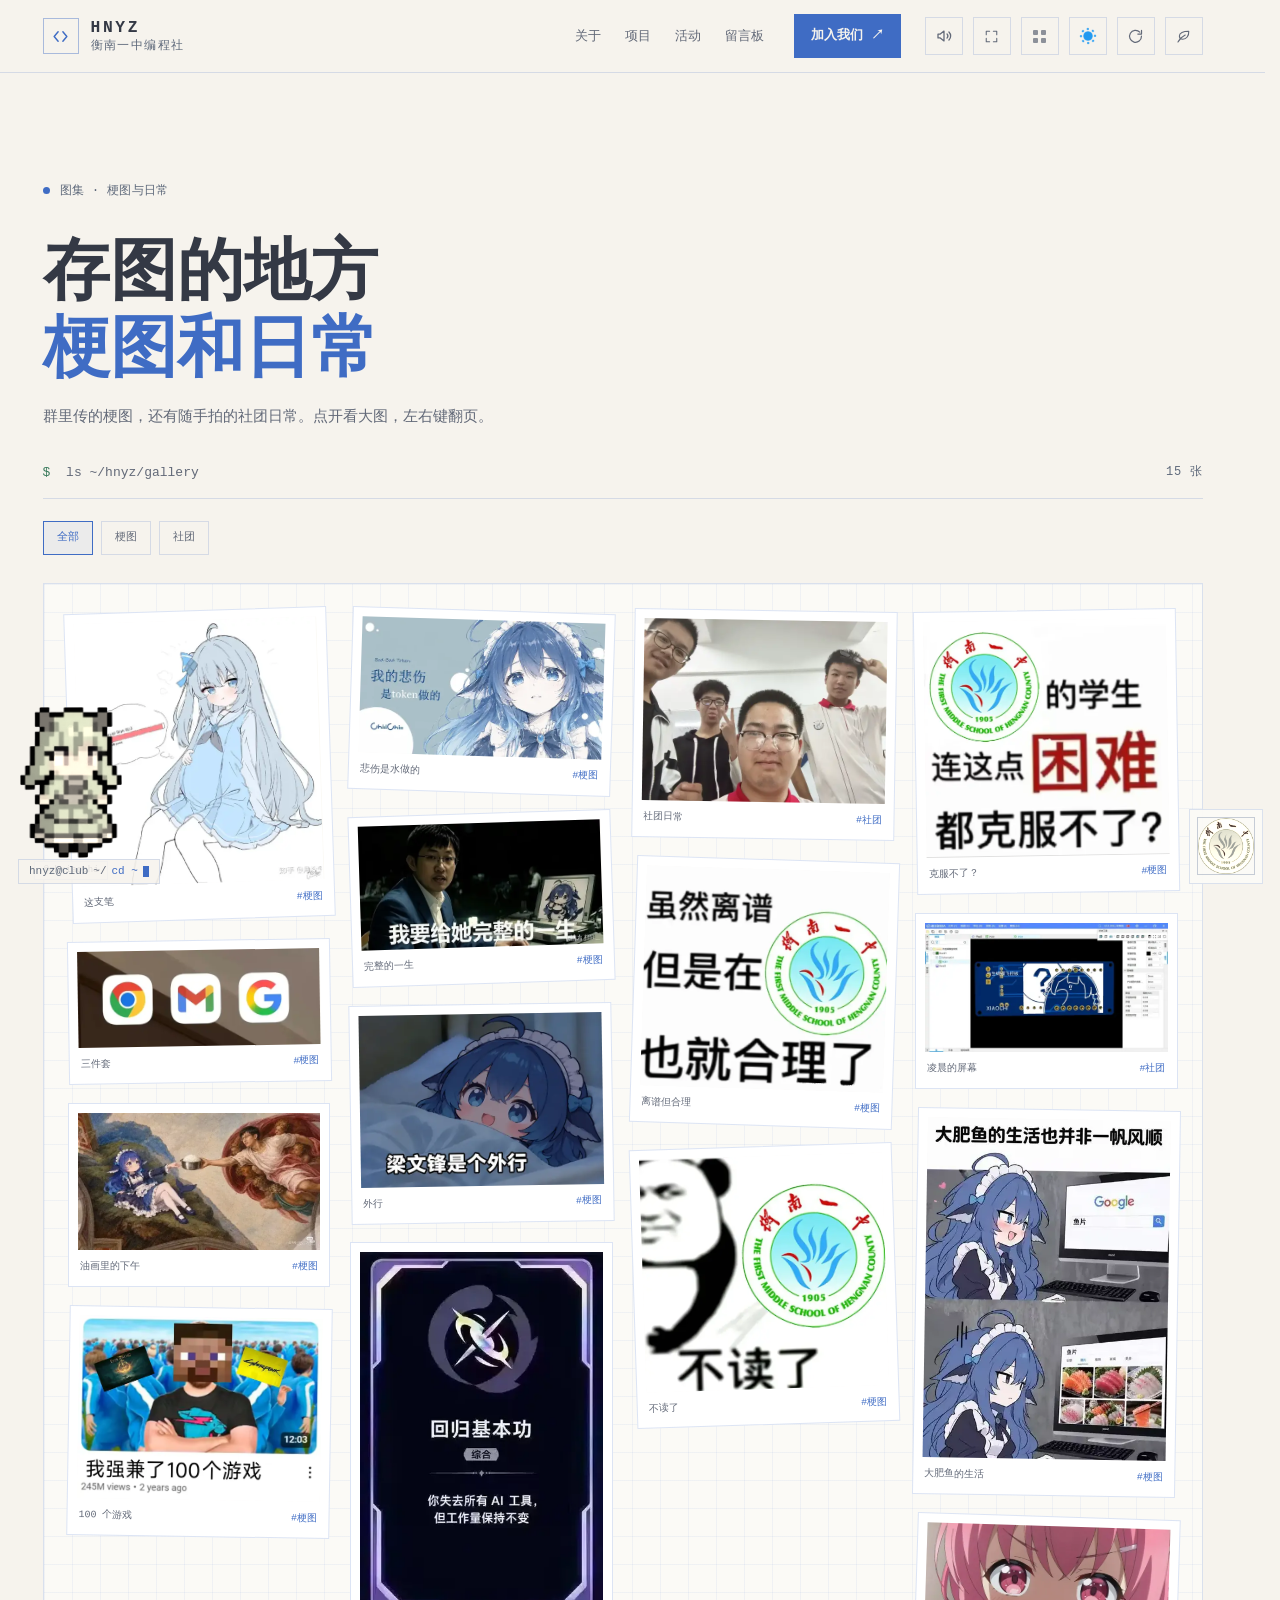
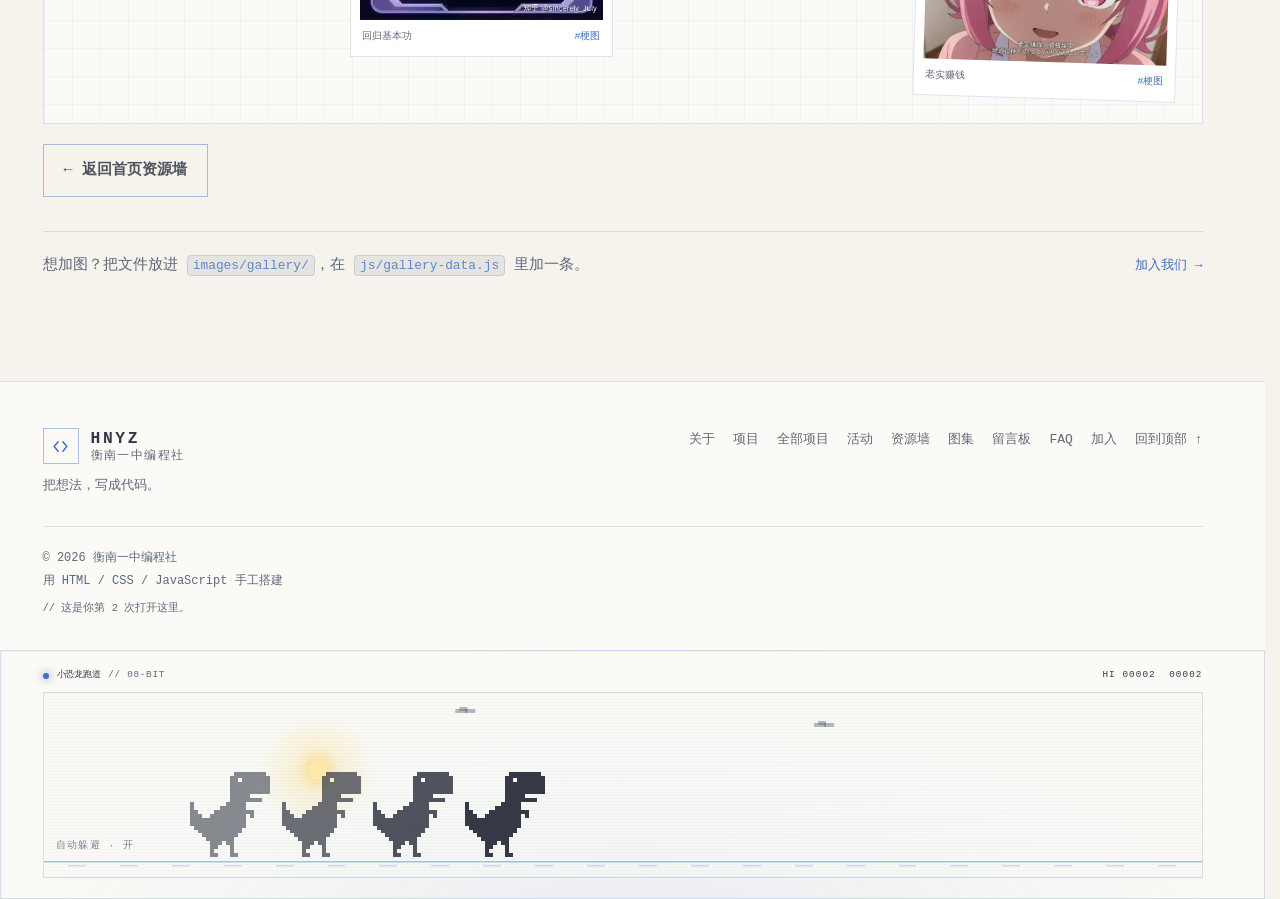
<file: gallery.html>
<!DOCTYPE html>
<html lang="zh-CN">
<head>
  <meta charset="UTF-8">
  <meta name="viewport" content="width=device-width, initial-scale=1.0, viewport-fit=cover">
  <meta name="description" content="HNYZ · 衡南一中编程社的图集：社团梗图和随手拍的日常照片。">
  <meta name="theme-color" content="#fbfbfd">
  <script>
    /* 新开/刷新页面固定从顶部开始，不恢复上次的滚动位置 */
    (function () {
      try {
        if ("scrollRestoration" in history) history.scrollRestoration = "manual";
      } catch (error) { /* 忽略 */ }
    })();
  </script>
  <script>
    /* 主题预置：首帧前定好深浅色，避免刷新时白闪 */
    (function () {
      try {
        var saved = localStorage.getItem("hnyz:theme");
        var theme = saved === "light" || saved === "dark"
          ? saved
          : (window.matchMedia("(prefers-color-scheme: dark)").matches ? "dark" : "light");
        /* 黑客风没有白天：预置阶段就锁成深色，避免首帧闪浅色 */
        if (localStorage.getItem("hnyz:style") === "hacker") theme = "dark";
        document.documentElement.dataset.theme = theme;
      } catch (error) { /* 隐私模式下忽略 */ }
    })();
  </script>
  <script>
    /* 风格预置：首帧前挂上上次选的皮肤，避免先闪一下默认风 */
    (function () {
      try {
        var style = localStorage.getItem("hnyz:style");
        if (!style) style = "term";
        /* 主页改成终端之前存过蓝白的人，第一次也落到终端 */
        if (style === "default" && !localStorage.getItem("hnyz:home-term")) style = "term";
        /* 默认皮肤也写上去：苹果风的样式都挂在
           html[data-style="default"] 下面，首帧前不写就来不及，
           会先按基座渲染一遍再跳一下 */
        document.documentElement.dataset.style =
          style === "hacker" || style === "term" || style === "halo" || style === "bare"
            ? style
            : "default";
      } catch (error) { /* 隐私模式下忽略 */ }
    })();
  </script>
  <meta property="og:title" content="图集｜HNYZ · 衡南一中编程社">
  <meta property="og:description" content="社团梗图和随手拍的日常照片。">
  <meta property="og:type" content="website">
  <meta property="og:url" content="https://hnyzbcs.de5.net/gallery.html">
  <meta property="og:site_name" content="HNYZ · 衡南一中编程社">
  <meta property="og:locale" content="zh_CN">
  <meta property="og:image" content="https://hnyzbcs.de5.net/images/og-cover.jpg">
  <meta property="og:image:type" content="image/jpeg">
  <meta property="og:image:width" content="1200">
  <meta property="og:image:height" content="630">
  <meta property="og:image:alt" content="HNYZ 衡南一中编程社：把想法，写成代码。">
  <meta name="twitter:card" content="summary_large_image">
  <meta name="twitter:title" content="图集｜HNYZ · 衡南一中编程社">
  <meta name="twitter:description" content="社团梗图和随手拍的日常照片。">
  <meta name="twitter:image" content="https://hnyzbcs.de5.net/images/og-cover.jpg">
  <meta name="twitter:image:alt" content="HNYZ 衡南一中编程社：把想法，写成代码。">
  <link rel="canonical" href="https://hnyzbcs.de5.net/gallery.html">

  <title>图集｜HNYZ · 衡南一中编程社</title>

  <link rel="icon" href="images/favicon.svg" type="image/svg+xml">
  <link rel="apple-touch-icon" href="images/apple-touch-icon.png">
  <link rel="manifest" href="manifest.webmanifest">
  <!-- 刷新按钮要连 GitHub；先把域名解析好，点下去省一次 DNS 往返 -->
  <link rel="dns-prefetch" href="https://api.github.com">
  <link rel="dns-prefetch" href="https://ungh.cc">
  <meta name="application-name" content="HNYZ">
  <meta name="apple-mobile-web-app-title" content="HNYZ">
  <meta name="apple-mobile-web-app-capable" content="yes">
  <meta name="apple-mobile-web-app-status-bar-style" content="default">
  <meta name="mobile-web-app-capable" content="yes">
  <!-- 顶栏兜底样式（内联）
       弱网、拦截、或 SW 只回来半截的时候，可能有一两张外链表拿不到。
       缺 style.css 是整页裸奔；缺 skins.css / personal.css 时更像"乱码"：
       顶栏按钮退回浏览器的灰方块、风格与主题图标变成空白、
       首屏那句 $ 提示失去字体与间距、被当成正文挤进段落里。
       2026-11 真机上就是这样。
       这里只放一套"看起来还算正常"的最小样式；权重压到 0（:where），
       正式样式一到就全部覆盖，不会和它们打架。 -->
  <style>
    :where(.header-inner){display:flex;align-items:center;justify-content:space-between;flex-wrap:nowrap;gap:10px}
    :where(.brand){display:inline-flex;align-items:center;gap:10px;min-width:0}
    :where(.brand-mark){display:grid;place-items:center;width:36px;height:36px;border:1px solid rgba(15,42,80,.14);border-radius:10px;color:#2563eb;background:#fff}
    :where(.brand-mark svg){width:19px;height:19px}
    :where(.brand-copy){display:flex;flex-direction:column;line-height:1.25;overflow:hidden}
    :where(.brand-copy strong){font-size:1rem;letter-spacing:.14em;white-space:nowrap}
    :where(.site-nav){margin-left:auto}
    :where(.header-actions){display:flex;align-items:center;gap:4px;flex:0 0 auto}
    :where(.header-actions > button){display:inline-flex;align-items:center;justify-content:center;width:42px;height:42px;padding:0;margin:0;border:1px solid rgba(15,42,80,.14);border-radius:12px;background:#fff;color:#526b89;-webkit-appearance:none;appearance:none;font:inherit;line-height:1;cursor:pointer}
    :where(.header-actions > button > svg){width:18px;height:18px;display:block}
    :where(.style-toggle__grid){display:grid;grid-template-columns:repeat(2,5px);grid-template-rows:repeat(2,5px);gap:3px}
    :where(.style-toggle__grid i){display:block;width:5px;height:5px;border-radius:1px;background:currentColor;opacity:.72}
    :where(.theme-toggle__flip){display:block;width:18px;height:18px}
    :where(.nav-toggle span){display:block;width:16px;height:2px;margin:3px auto;border-radius:2px;background:currentColor}
    :where(.hero-rotator){display:flex;align-items:center;gap:6px;margin:14px 0 0;min-height:1.5em;font-family:ui-monospace,SFMono-Regular,Menlo,Consolas,monospace;font-size:.85rem;letter-spacing:.01em;color:#526b89}
    :where(.hero-rotator__prompt){color:#2563eb;font-weight:600}
    :where(.hero-rotator__caret){display:block;width:7px;height:1.1em;background:#2563eb}
    /* 主题按钮：雪碧图没确认能解码之前，先用内联 SVG 的太阳/月亮顶上。
       mask 上色，跟着主题色和皮肤走；skin-boot 探到图真能解码了，
       才挂 html.sprite-ok 换回那 60 帧雪碧图。弱网、图 404、
       personal.css 整份没到，这个格子都不会是空白。 */
    html:not(.sprite-ok) .theme-toggle__flip{
      background-image:none !important;
      background-color:currentColor !important;
      -webkit-mask-image:url("data:image/svg+xml,%3Csvg xmlns='http://www.w3.org/2000/svg' viewBox='0 0 24 24' fill='none' stroke='%23000' stroke-width='2' stroke-linecap='round'%3E%3Ccircle cx='12' cy='12' r='4.3'/%3E%3Cpath d='M12 2.2v2.5M12 19.3v2.5M2.2 12h2.5M19.3 12h2.5M5.1 5.1l1.8 1.8M17.1 17.1l1.8 1.8M18.9 5.1 17.1 6.9M6.9 17.1l-1.8 1.8'/%3E%3C/svg%3E");
      -webkit-mask-repeat:no-repeat;
      -webkit-mask-position:center;
      -webkit-mask-size:18px 18px;
      mask-image:url("data:image/svg+xml,%3Csvg xmlns='http://www.w3.org/2000/svg' viewBox='0 0 24 24' fill='none' stroke='%23000' stroke-width='2' stroke-linecap='round'%3E%3Ccircle cx='12' cy='12' r='4.3'/%3E%3Cpath d='M12 2.2v2.5M12 19.3v2.5M2.2 12h2.5M19.3 12h2.5M5.1 5.1l1.8 1.8M17.1 17.1l1.8 1.8M18.9 5.1 17.1 6.9M6.9 17.1l-1.8 1.8'/%3E%3C/svg%3E");
      mask-repeat:no-repeat;
      mask-position:center;
      mask-size:18px 18px;
      opacity:.92;
    }
    /* 深色换成月牙，跟雪碧图两帧的语义一致 */
    html[data-theme="dark"]:not(.sprite-ok) .theme-toggle__flip{
      -webkit-mask-image:url("data:image/svg+xml,%3Csvg xmlns='http://www.w3.org/2000/svg' viewBox='0 0 24 24'%3E%3Cpath d='M20.9 13.7A8.8 8.8 0 1 1 10.3 3.1a6.9 6.9 0 0 0 10.6 10.6z' fill='%23000'/%3E%3C/svg%3E");
      mask-image:url("data:image/svg+xml,%3Csvg xmlns='http://www.w3.org/2000/svg' viewBox='0 0 24 24'%3E%3Cpath d='M20.9 13.7A8.8 8.8 0 1 1 10.3 3.1a6.9 6.9 0 0 0 10.6 10.6z' fill='%23000'/%3E%3C/svg%3E");
    }
  </style>
  <!-- 苹果风的底色先内联一份：apple.css 排在最后，
       它没到之前页面会先按蓝白风画一遍，底色从蓝跳灰。
       这里只放几个变量，正式样式一到就接上，重复定义无害。
       带 html[data-style="default"] 前缀，其它皮肤不受影响。 -->
  <style>
    html[data-style="default"]{--bg:#fbfbfd;--bg-deep:#f5f5f7;--panel:#fff;--panel-2:#f5f5f7;--text:#1d1d1f;--border:rgba(0,0,0,.08);--blue:#0071e3}
    html[data-style="default"][data-theme="dark"]{--bg:#000;--bg-deep:#0a0a0a;--panel:#1c1c1e;--panel-2:#2c2c2e;--text:#f5f5f7;--border:rgba(255,255,255,.1);--blue:#0a84ff}
  </style>
  <link rel="stylesheet" href="css/style.css?v=20261119a">
  <link rel="stylesheet" href="css/ink-slot.css?v=20261119a">
  <link rel="stylesheet" href="css/pet.css?v=20261119a">
  <link rel="stylesheet" href="css/avatar-pet.css?v=20261119a">
  <link rel="stylesheet" href="css/personal.css?v=20261119a">
  <link rel="stylesheet" href="css/skins.css?v=20261119a">
  <link rel="stylesheet" href="css/lite.css?v=20261119a">
  <script src="js/skin-boot.js?v=20261119a"></script>
  <script>
    /* 轻量 / 极致预置：弱设备（2G、内存 ≤2G、核心 ≤2）首帧就走低配，
       避免先跑一遍动画再关。手动开过的以 localStorage 为准（1 轻量 / 2 极致）。

       极致档只保留终端主页：其余页面在这里首帧就跳回 index.html，
       根本不会渲染。图片照常加载 —— 省的是动画、模糊与布局，不是图。 */
    (function () {
      var tier = 0;
      try {
        var v = localStorage.getItem("hnyz:lite");
        if (v === "1") tier = 1;
        else if (v === "2") tier = 2;
        else if (v === null) {
          var c = navigator.connection || {};
          var mem = navigator.deviceMemory || 0;
          var cpu = navigator.hardwareConcurrency || 0;
          var low = !!(c.saveData || /(^|-)2g$/.test(c.effectiveType || "") ||
            (mem && mem <= 2) || (cpu && cpu <= 2) ||
            (mem && mem <= 4 && cpu && cpu <= 4) ||
            window.matchMedia("(prefers-reduced-motion: reduce)").matches);
          if (low) tier = 1;
        }
      } catch (error) { /* 隐私模式下忽略 */ }

      if (!tier) return;
      document.documentElement.dataset.lite = String(tier);
      if (tier < 2) return;

      /* 极致只保留终端主页 */
      if (!/\/$/.test(location.pathname) && !/index\.html?$/i.test(location.pathname)) {
        location.replace("index.html");
        return;
      }
    })();
  </script>
  <link rel="stylesheet" href="css/type.css?v=20261119a">
  <link rel="stylesheet" href="css/motion.css?v=20261119a">
  <link rel="preload" href="css/dino.css?v=20261119a" as="style">
  <link rel="stylesheet" href="css/dino.css?v=20261119a" media="print" onload="this.media='all'">
  <noscript><link rel="stylesheet" href="css/dino.css?v=20261119a"></noscript>
  <!-- 苹果风覆写层：只作用于默认皮肤，放最后才压得住各页自己的样式 -->
  <link rel="stylesheet" href="css/apple.css?v=20261119a">
  <link rel="stylesheet" href="css/touch.css?v=20261119a">
  <noscript><style>.loading-state { display: none; }</style></noscript>

  <script src="js/sfx.js?v=20261119a" defer></script>
  <script src="js/theme.js?v=20261119a" defer></script>
  <script src="js/theme-icon.js?v=20261119a" defer></script>
  <script src="js/members.js?v=20261119a" defer></script>
  <script src="js/main.js?v=20261119a" defer></script>
  <script src="js/repo-sync.js?v=20261119a" defer></script>
  <script src="js/pet.js?v=20261119a" defer></script>
  <script src="js/avatar-pet.js?v=20261119a" defer></script>
  <script src="js/gallery-data.js?v=20261119a" defer></script>
  <script src="js/gallery.js?v=20261119a" defer></script>
  <script src="js/personal.js?v=20261119a" defer></script>
  <script src="js/click-fx.js?v=20261119a" defer></script>
  <script src="js/ink-slot.js?v=20261119a" defer></script>
  <script src="js/cursor-trail.js?v=20261119a" defer></script>
  <script src="js/skins.js?v=20261119a" defer></script>
  <script src="js/fullscreen.js?v=20261119a" defer></script>
  <script src="js/lite.js?v=20261119a" defer></script>
  <script src="js/copy.js?v=20261119a" defer></script>
  <script src="js/pwa.js?v=20261119a" defer></script>
  <script>
    /* 页脚跑道不参与首屏，也不该为「只看了首屏的人」付钱：
       等它进入视口前 600px 再拉脚本。以前 load 完就 idle 注入，
       等于每个页面都白下 88KB、多一次 40ms 的解析。 */
    (function () {
      var loaded = false;
      function loadDino() {
        if (loaded) return;
        loaded = true;
        var script = document.createElement("script");
        script.src = "js/dino.js?v=20261119a";
        script.async = true;
        document.body.appendChild(script);
      }
      function arm() {
        var run = document.querySelector("[data-dino-run]");
        if (!run) return;
        if ("IntersectionObserver" in window) {
          var io = new IntersectionObserver(function (entries) {
            for (var i = 0; i < entries.length; i += 1) {
              if (entries[i].isIntersecting) {
                io.disconnect();
                loadDino();
                return;
              }
            }
          }, { rootMargin: "600px 0px" });
          io.observe(run);
        } else {
          window.addEventListener("scroll", loadDino, { once: true, passive: true });
        }
      }
      if (document.readyState === "loading") {
        document.addEventListener("DOMContentLoaded", arm, { once: true });
      } else {
        arm();
      }
    })();
  </script>
</head>
<body id="top">
  <div class="bg-orbs" aria-hidden="true">
    <span class="bg-orbs__orb bg-orbs__orb--a"></span>
    <span class="bg-orbs__orb bg-orbs__orb--b"></span>
    <span class="bg-orbs__orb bg-orbs__orb--c"></span>
  </div>

  <a class="skip-link" href="#main">跳到主要内容</a>

  <header class="site-header" data-header>
    <div class="container header-inner">
      <a class="brand" href="index.html" aria-label="衡南一中编程社首页">
        <span class="brand-mark" aria-hidden="true">
          <svg viewBox="0 0 24 24" fill="none">
            <path d="m9 6-5 6 5 6M15 6l5 6-5 6" stroke="currentColor" stroke-width="1.8" stroke-linecap="round" stroke-linejoin="round"/>
          </svg>
        </span>
        <span class="brand-copy">
          <strong>HNYZ</strong>
          <span>衡南一中编程社</span>
        </span>
      </a>


      <nav class="site-nav" id="site-nav" aria-label="主导航" data-nav>
        <ul class="nav-list">
          <li><a href="index.html#about">关于</a></li>
          <li><a href="index.html#projects">项目</a></li>
          <li><a href="index.html#schedule">活动</a></li>
          <li><a href="index.html#guestbook">留言板</a></li>
        </ul>
        <a class="nav-cta" href="index.html#join">
          加入我们
          <span aria-hidden="true">↗</span>
        </a>
      </nav>
      <div class="header-actions">
        <button class="sound-toggle" type="button" data-sound-toggle aria-label="关闭音效" aria-pressed="true" title="关闭音效">
          <svg class="sound-toggle__icon sound-toggle__icon--on" viewBox="0 0 24 24" fill="none" aria-hidden="true">
            <path d="M4 9.4h3L12 5.4v13.2L7 14.6H4z" stroke="currentColor" stroke-width="1.7" stroke-linejoin="round"/>
            <path d="M16 9.2a4.2 4.2 0 0 1 0 5.6M18.6 6.6a7.6 7.6 0 0 1 0 10.8" stroke="currentColor" stroke-width="1.7" stroke-linecap="round"/>
          </svg>
          <svg class="sound-toggle__icon sound-toggle__icon--off" viewBox="0 0 24 24" fill="none" aria-hidden="true">
            <path d="M4 9.4h3L12 5.4v13.2L7 14.6H4z" stroke="currentColor" stroke-width="1.7" stroke-linejoin="round"/>
            <path d="m16 9.6 5 4.8m0-4.8-5 4.8" stroke="currentColor" stroke-width="1.7" stroke-linecap="round"/>
          </svg>
        </button>
        <button class="fullscreen-toggle" type="button" data-fullscreen-toggle aria-label="全屏显示" aria-pressed="false" title="全屏">
          <svg viewBox="0 0 24 24" fill="none" aria-hidden="true">
            <path class="fs-ico fs-ico--in" d="M9 3.6H3.6V9M15 3.6h5.4V9M9 20.4H3.6V15M15 20.4h5.4V15" stroke="currentColor" stroke-width="1.7" stroke-linecap="round" stroke-linejoin="round"/>
            <path class="fs-ico fs-ico--out" d="M3.6 9h5.4V3.6M20.4 9H15V3.6M3.6 15h5.4v5.4M20.4 15H15v5.4" stroke="currentColor" stroke-width="1.7" stroke-linecap="round" stroke-linejoin="round"/>
          </svg>
        </button>
        <button class="style-toggle" type="button" data-style-toggle aria-label="切换网页风格" aria-haspopup="dialog" aria-expanded="false" title="切换风格">
          <span class="style-toggle__grid" aria-hidden="true"><i></i><i></i><i></i><i></i></span>
        </button>
        <button class="theme-toggle" type="button" data-theme-toggle aria-label="切换到深色模式" aria-pressed="false" title="切换到深色模式">
          <span class="theme-toggle__flip" aria-hidden="true"></span>
        </button>
        <button class="sync-toggle" type="button" data-sync-toggle aria-label="从 GitHub 刷新全部项目数据" title="刷新项目数据">
          <svg viewBox="0 0 24 24" fill="none" aria-hidden="true">
            <path class="sync-ico" d="M20.4 11.6a8.4 8.4 0 1 1-2.35-5.7" stroke="currentColor" stroke-width="1.7" stroke-linecap="round"/>
            <path class="sync-ico" d="M20.5 3.4v5.2h-5.2" stroke="currentColor" stroke-width="1.7" stroke-linecap="round" stroke-linejoin="round"/>
          </svg>
        </button>
        <button class="lite-toggle" type="button" data-lite-toggle aria-pressed="false" aria-label="开启轻量模式（点一下开启，长按直接进入极致模式）" title="轻量模式：关闭 · 点一下开启 · 长按进入极致模式">
          <svg viewBox="0 0 24 24" fill="none" aria-hidden="true">
            <path d="M19.4 4.6c.4 6.6-3.4 11.2-8.4 11.2-2.8 0-4.8-1.8-4.8-4.4 0-4.6 5.2-6.8 13.2-6.8Z" stroke="currentColor" stroke-width="1.6" stroke-linejoin="round"/>
            <path d="M4.2 19.8c2.4-4.4 5.8-7.6 10.2-9.8" stroke="currentColor" stroke-width="1.6" stroke-linecap="round"/>
          </svg>
        </button>
        <button class="nav-toggle" type="button" aria-expanded="false" aria-controls="site-nav" aria-label="打开导航菜单" data-nav-toggle>
          <span></span>
          <span></span>
        </button>
      </div>
    </div>
  </header>

  <main id="main" tabindex="-1">
    <section class="section archive" aria-labelledby="archive-title">
      <div class="container">
        <div class="archive-head">
          <p class="eyebrow">
            <span class="eyebrow-dot" aria-hidden="true"></span>
            <span data-copy="gallery-eyebrow">图集 · 梗图与日常</span>
          </p>
          <h1 id="archive-title" data-copy="gallery-title">存图的地方<br><span class="accent-text">梗图和日常</span></h1>
          <p class="section-intro" data-copy="gallery-intro">
            群里传的梗图，还有随手拍的社团日常。点开看大图，左右键翻页。
          </p>
        </div>

        <div class="project-toolbar">
          <p class="code-line"><span class="prompt">$</span> ls ~/hnyz/gallery</p>
          <p class="project-count" id="gallery-count" role="status" aria-live="polite">读取中…</p>
        </div>

        <div class="gallery-filters" data-gallery-filters role="group" aria-label="按分类筛选">
          <button class="gallery-filter is-active" type="button" data-filter="all" aria-pressed="true">全部</button>
          <button class="gallery-filter" type="button" data-filter="梗图" aria-pressed="false">梗图</button>
          <button class="gallery-filter" type="button" data-filter="社团" aria-pressed="false">社团</button>
        </div>

        <div class="gallery-board">
          <div class="gallery-grid" id="gallery-grid" aria-busy="true"></div>
        </div>

        <noscript>
          <p class="gallery-note">图集需要 JavaScript 才能显示，请启用后再看。</p>
        </noscript>

        <div class="archive-actions archive-actions--foot">
          <a class="button button--secondary" href="index.html#wall" data-copy="archive-back">
            <span aria-hidden="true">←</span>
            返回首页资源墙
          </a>
        </div>

        <div class="archive-foot">
          <p data-copy="gallery-foot-note">想加图？把文件放进 <code>images/gallery/</code>，在 <code>js/gallery-data.js</code> 里加一条。</p>
          <a href="index.html#join" data-copy="gallery-foot-link">加入我们 <span aria-hidden="true">→</span></a>
        </div>
      </div>
    </section>
  </main>

  <footer class="site-footer">
    <div class="container footer-inner">
      <div class="footer-brand">
        <a class="brand" href="index.html" aria-label="回到首页">
          <span class="brand-mark" aria-hidden="true">
            <svg viewBox="0 0 24 24" fill="none">
              <path d="m9 6-5 6 5 6M15 6l5 6-5 6" stroke="currentColor" stroke-width="1.8" stroke-linecap="round" stroke-linejoin="round"/>
            </svg>
          </span>
          <span class="brand-copy">
            <strong>HNYZ</strong>
            <span>衡南一中编程社</span>
          </span>
        </a>
        <p data-copy="footer-tagline">把想法，写成代码。</p>
      </div>

      <nav class="footer-nav" aria-label="页脚导航">
        <a href="index.html#about">关于</a>
        <a href="index.html#projects">项目</a>
        <a href="projects.html">全部项目</a>
        <a href="index.html#schedule">活动</a>
        <a href="index.html#wall">资源墙</a>
        <a href="gallery.html">图集</a>
        <a href="index.html#guestbook">留言板</a>
        <a href="index.html#faq">FAQ</a>
        <a href="index.html#join">加入</a>
        <a href="#top">回到顶部 ↑</a>
      </nav>

      <p class="footer-meta">
        © <span data-year>2026</span> 衡南一中编程社<br>
        用 HTML / CSS / JavaScript 手工搭建
      </p>
    </div>
  </footer>

  <!-- 页脚小恐龙：自动起跳躲仙人掌，画布由 js/dino.js 驱动 -->
  <section class="dino-run" data-dino-run data-mode="auto" aria-labelledby="dino-run-title">
    <div class="container dino-run__inner">
      <div class="dino-run__main">
        <div class="dino-run__bar">
          <h2 class="dino-run__kicker" id="dino-run-title">
            <span class="dino-run__led" aria-hidden="true"></span>
            小恐龙跑道
            <span class="dino-run__ver">// 08-BIT</span>
          </h2>
          <div class="dino-run__hud">
            <p class="dino-run__score" data-dino-score>HI 00000  00000</p>
          </div>
        </div>
        <div class="dino-run__stage" data-dino-stage tabindex="-1">
          <canvas class="dino-run__canvas" data-dino-canvas aria-hidden="true"></canvas>
          <p class="dino-run__hint" data-dino-hint>自动躲避 · 开</p>
          <p class="dino-run__pop" data-dino-pop aria-live="polite"></p>
          <p class="dino-run__toast" data-dino-toast hidden>信号中断 · 重新开始</p>
          <div class="dino-run__extinct" data-dino-extinct role="status" aria-live="polite" hidden>
            <p class="dino-run__extinct-text">这就是恐龙灭绝的真相</p>
            <button class="dino-run__rewind" type="button" data-dino-rewind>时间回溯</button>
          </div>
        </div>
      </div>
    </div>
  </section>

  <!-- 站内校徽：和首页一致的右下角背景板，随页面滚动旋转 -->
  <div class="hnyz-pet" data-hnyz-pet style="left: auto; right: clamp(8px, 1.6vw, 20px);">
    <div class="hnyz-pet__board" aria-hidden="true"></div>
    <button class="hnyz-pet__stage" type="button" data-hnyz-pet-trigger aria-label="和衡南一中校徽打个招呼">
      <span class="hnyz-pet__badge-wrap" data-hnyz-pet-badge aria-hidden="true">
        <img class="hnyz-pet__badge" src="images/pet/badge-school-hd.webp" alt="" width="360" height="360" loading="lazy" decoding="async">
      </span>
    </button>
    <p class="hnyz-pet__speech" data-hnyz-pet-speech role="status" aria-live="polite"></p>
  </div>

  <!-- ghxiaochi 的像素头像彩蛋：固定在左下角，点击若干次出现隐藏台词 -->
  <div class="hnyz-avatar" data-hnyz-avatar>
    <p class="hnyz-avatar__speech" data-hnyz-avatar-speech role="status" aria-live="polite"></p>
    <button class="hnyz-avatar__button" type="button" data-hnyz-avatar-trigger aria-label="和 ghxiaochi 的像素头像互动">
      <img class="hnyz-avatar__img" draggable="false" loading="lazy" decoding="async" src="images/pet/ghxiaochi-avatar.webp" alt="ghxiaochi 的像素头像" width="648" height="954">
      <span class="hnyz-avatar__name" aria-hidden="true">@ghxiaochi</span>
    </button>
  </div>

  <p class="sr-only" id="copy-status" role="status" aria-live="polite"></p>
</body>
</html>
</file>
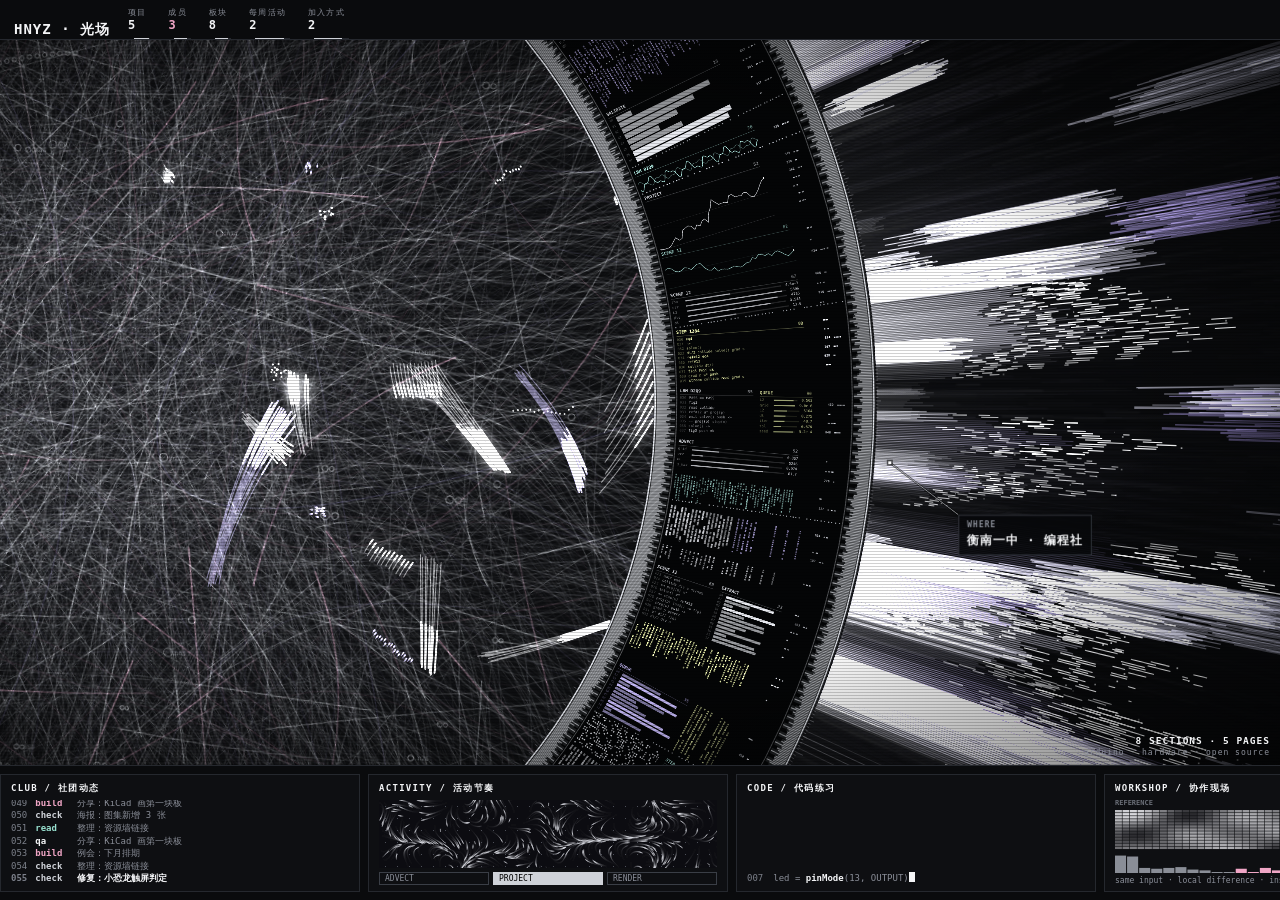
<file: halo.html>
<!doctype html>
<!--
  HALOFLUX - Copyright (c) 2026 Ryder191 (RYDER CODE / Ms MAIKEBAIs CAT). All rights reserved.
  https://github.com/Ryder191/haloflux

  Source code and audiovisual design are original works protected by copyright.
  Licensed under the PolyForm Noncommercial License 1.0.0 (see LICENSE).
  Noncommercial use only. ANY COMMERCIAL USE IS STRICTLY PROHIBITED.
  Keep this notice and credit "HALOFLUX by Ryder191" when sharing or remixing.

  源代码与视觉设计均为原创作品，受著作权保护。按 PolyForm Noncommercial 1.0.0 授权。
  仅限非商业用途，严格禁止任何商业用途。转载或二创须保留本声明并注明出处。
-->
<html lang="en">
<head>
<meta charset="utf-8">

  <script>
    /* 极致模式只保留终端主页：这一页不是终端，首帧就回首页。
       三个独立页没有 index 那套预置脚本，所以单独拦一道 */
    (function () {
      try {
        if (localStorage.getItem("hnyz:lite") === "2") {
          document.documentElement.dataset.lite = "2";
          location.replace("index.html");
        }
      } catch (error) { /* 隐私模式 */ }
    })();
  </script><meta name="viewport" content="width=device-width, initial-scale=1, viewport-fit=cover, user-scalable=no">
<meta name="apple-mobile-web-app-capable" content="yes">
<meta name="mobile-web-app-capable" content="yes">
<meta name="apple-mobile-web-app-status-bar-style" content="black-translucent">
<meta name="theme-color" content="#08090b">
<title>HNYZ · 光场</title>
<style>
:root{
  --bg:#08090b; --panel:#0e0f12; --line:#25282e; --line2:#3a3e46;
  --text:#cfd2d8; --dim:#8a8e98; --faint:#3f434a; --white:#f4f5f7;
  --pink:#f0a6c6; --teal:#98e0cf;
}
*{box-sizing:border-box}
html,body{margin:0;height:100%;background:var(--bg);color:var(--text);font-family:"JetBrains Mono",Consolas,monospace;overflow:hidden}
.app:focus-visible,header:focus-visible,.panels:focus-visible{outline:1px solid var(--dim);outline-offset:-1px}
.app{display:grid;grid-template-rows:auto minmax(0,1fr) auto;height:100vh}

/* ---------- header ---------- */
header{display:grid;grid-template-columns:minmax(240px,1.7fr) repeat(5,minmax(0,1fr));align-items:end;border-bottom:1px solid var(--line);padding:10px 18px 0;background:#0a0b0d}
.brand h1{white-space:nowrap;margin:0;font-size:21px;font-weight:800;letter-spacing:1.5px;color:var(--white)}
.brand p{margin:3px 0 9px;font-size:9px;color:var(--dim);letter-spacing:1.2px}
.kpi{padding:0 10px 9px;position:relative}
.kpi .k{font-size:9px;color:var(--dim);letter-spacing:1.2px}
.kpi .v{font-size:14px;font-weight:800;color:var(--white);font-variant-numeric:tabular-nums}
.kpi .v.pink{color:var(--pink)}
.kpi .seg{position:absolute;left:10px;right:0;bottom:-1px;height:2px;background:var(--line)}
.kpi .seg i{display:block;height:100%;background:var(--text);width:0;transition:width 1.2s ease}

/* ---------- stage ---------- */
.stage{position:relative;min-height:0;overflow:hidden}
#stage{position:absolute;inset:0;width:100%;height:100%;display:block}
.stage::after{content:"";position:absolute;inset:0;pointer-events:none;
  background:repeating-linear-gradient(0deg,rgba(0,0,0,.18) 0 1px,transparent 1px 3px),
             radial-gradient(ellipse at 40% 50%,transparent 55%,rgba(0,0,0,.55) 100%)}
.ov{position:absolute;font-size:9px;letter-spacing:1px;color:var(--text);pointer-events:none;z-index:2}
.chk{left:0;top:0;will-change:transform;background:rgba(8,9,11,.85);border:1px solid var(--line2);padding:5px 8px;transition:opacity .4s}
.chk b{display:block;font-size:8px;color:var(--dim);font-weight:600;margin-bottom:3px}
.chk span{font-size:12px;color:var(--white);font-weight:600;white-space:nowrap}
/* 竖屏手机：舞台窄，浮窗缩一号；锚点仍然钉在光弧上，只是几何要按旋转后的屏幕算 */
.chk--s{padding:5px 8px}
.chk--s b{font-size:7px;letter-spacing:1.3px;margin-bottom:2px}
.chk--s span{font-size:11px}
.console{top:10px;right:14px;border:1px solid var(--line2);padding:3px 8px;background:rgba(8,9,11,.8)}
.music{top:10px;right:104px;z-index:3;pointer-events:auto;display:flex;align-items:center;gap:6px;border:1px solid var(--line2);padding:2px 8px;background:rgba(8,9,11,.8);user-select:none}
.music .mbtn{cursor:pointer;display:flex;align-items:center;gap:5px}
.music:hover{border-color:#cfd2d8}
.music .mbtn:hover em{color:#fff}
.music em{font-style:normal;white-space:nowrap}
.music.on em{color:var(--white)}
.music.wait em{animation:bl 1s steps(1) infinite}
.music .eq{display:inline-flex;align-items:flex-end;gap:1px;height:8px}
.music .eq b{display:block;width:2px;height:2px;background:var(--dim)}
.music.on .eq b{background:var(--white);animation:eqb .9s ease-in-out infinite}
.music.on .eq b:nth-child(2){animation-delay:-.3s}
.music.on .eq b:nth-child(3){animation-delay:-.6s}
@keyframes eqb{0%,100%{height:2px}50%{height:8px}}
.music input[type=range]{width:70px;height:10px;margin:0;accent-color:#cfd2d8;cursor:pointer}
.music .mval{width:16px;text-align:right;color:var(--dim);font-variant-numeric:tabular-nums}
.status{right:16px;bottom:12px;text-align:right}
.status .big{font-size:11px;color:var(--white);font-weight:800}
.status .sm{color:var(--dim);font-size:8px;margin-top:2px}

/* ---------- panels ---------- */
.panels{display:grid;grid-template-columns:repeat(4,minmax(0,1fr));gap:8px;padding:8px 12px 12px;border-top:1px solid var(--line);background:#0a0b0d}
.p{border:1px solid var(--line);background:var(--panel);padding:7px 10px 6px;height:clamp(118px,17vh,168px);display:flex;flex-direction:column;overflow:hidden;min-width:0}
.p h3{margin:0 0 5px;font-size:9px;font-weight:800;letter-spacing:1.3px;color:var(--white);white-space:nowrap}
.p .cap{margin-top:auto;font-size:8px;color:var(--dim);padding-top:3px;white-space:nowrap;overflow:hidden}
.p canvas{width:100%;flex:1;min-height:0;display:block}

.feed{flex:1;min-height:0;display:flex;flex-direction:column;justify-content:flex-end;font-size:9px;line-height:1.4;overflow:hidden}
.feed div{white-space:nowrap;color:var(--dim)}
.feed div:last-child{color:var(--white);font-weight:600}
.n{color:#7d818b;margin-right:8px}
.vb{display:inline-block;width:42px;font-weight:800}
.vb.build{color:var(--pink)} .vb.check{color:var(--text)} .vb.read{color:var(--teal)} .vb.qa{color:var(--white)}

.btns{display:flex;gap:4px;margin-top:4px}
.btns span{flex:1;font-size:8px;border:1px solid var(--line2);padding:1px 5px;color:var(--dim);transition:all .3s}
.btns span.on{background:#cfd2d8;color:#000;border-color:#cfd2d8}

.code{flex:1;min-height:0;font-size:9px;line-height:1.45;overflow:hidden;display:flex;flex-direction:column;justify-content:flex-end}
.code div{white-space:nowrap}
.code .ln{color:#7d818b;margin-right:10px}
.code .fn{color:var(--white);font-weight:800}
.code .op{color:var(--dim)}
.caret{display:inline-block;width:6px;height:10px;background:var(--white);vertical-align:-1px;animation:bl 1s steps(1) infinite}
@keyframes bl{50%{opacity:0}}

.routes{display:grid;grid-template-columns:1.2fr repeat(3,1fr);gap:3px 6px;font-size:8px;align-content:start}
.routes .h{color:var(--dim);font-weight:800;letter-spacing:1px}
.routes .nm{color:var(--text);white-space:nowrap;overflow:hidden}
.chip{display:inline-block;padding:0 4px;border:1px solid var(--line2);border-radius:2px;color:var(--faint);line-height:11px;transition:all .3s}
.chip.on{background:#d6d8dd;color:#000;border-color:#d6d8dd}
.chip.done{background:#2b2e34;color:var(--text);border-color:#2b2e34}
.chip.pk{background:rgba(240,166,198,.25);color:var(--pink);border-color:rgba(240,166,198,.5)}

.agents{display:grid;grid-template-columns:1fr 1fr;gap:2px 12px;font-size:8px;align-content:start}
.ag{display:flex;align-items:center;gap:5px;white-space:nowrap}
.ag .id{color:var(--faint)} .ag .rl{width:36px;color:var(--text);font-weight:600}
.ag .cells{display:flex;gap:1px}
.ag .cells i{width:7px;height:7px;background:#1d1f24}
.ag .st{color:var(--dim);overflow:hidden}
.ag .st.w{color:var(--white)}

@media (max-width:1000px){
  html,body{overflow:auto}
  .app{height:auto}
  .stage{height:62vh}
  header{grid-template-columns:repeat(3,minmax(0,1fr));gap:6px 0}
  .brand{grid-column:1/-1}
  .panels{grid-template-columns:repeat(2,minmax(0,1fr))}
  .p{height:150px}
}
@media (max-width:520px){
  header{padding:10px 16px 0}
  .panels{grid-template-columns:minmax(0,1fr);padding:8px 16px 16px}
}

/* ===== mobile ===== */
.app{grid-template-columns:minmax(0,1fr)!important;width:100%}
.app>*{min-width:0}
html,body{overflow:hidden!important;height:100%;overscroll-behavior:none;touch-action:manipulation;-webkit-tap-highlight-color:transparent}
.app{height:100vh!important;height:100dvh!important;grid-template-rows:auto minmax(0,1fr) auto!important;
  padding-top:env(safe-area-inset-top);padding-left:env(safe-area-inset-left);padding-right:env(safe-area-inset-right)}
header{display:flex!important;align-items:flex-end;gap:14px;padding:8px 14px 0!important;overflow-x:auto;scrollbar-width:none}
header::-webkit-scrollbar{display:none}
.brand{flex:none}
.brand h1{font-size:14px!important;letter-spacing:1px}
.brand p{display:none}
.kpi{flex:none;padding:0 4px 7px!important}
.kpi .k{font-size:7.5px} .kpi .v{font-size:12px}
.stage{height:auto!important}
.console{top:8px!important;right:10px!important;padding:6px 10px!important;font-size:10px!important}
.status{right:10px!important;bottom:8px!important}
.status .big{font-size:9.5px!important}
.panels{display:flex!important;overflow-x:auto;scroll-snap-type:x mandatory;gap:8px;
  padding:8px 12px calc(8px + env(safe-area-inset-bottom))!important;scrollbar-width:none}
.panels::-webkit-scrollbar{display:none}
.p{flex:0 0 min(78vw,360px);height:118px!important;scroll-snap-align:start}
#cpanel{top:auto!important;left:0!important;right:0!important;bottom:0!important;width:100%!important;max-width:none!important;
  height:64vh;height:64dvh;font-size:12px!important;border-left:0!important;border-right:0!important;padding-bottom:env(safe-area-inset-bottom)}
#cpanel .top button{padding:7px 10px!important}
#cpanel .row{grid-template-columns:1fr 44% 58px!important;padding:6px 0!important}
#cpanel input[type=range]{height:26px!important}
#cpanel input[type=number]{padding:5px!important;font-size:12px}
/* bgm mobile */
.music{top:8px!important;right:112px!important;padding:5px 8px!important;font-size:10px!important;gap:7px!important}
.music input[type=range]{width:56px!important;height:22px!important}
@media (max-width:380px){.music input[type=range],.music .mval{display:none}}

/* 右上角「返回站点」：原版这里是只用来看的 CONSOLE 角标 */
.halo-exit{
  cursor:pointer;font:inherit;font-size:9px;letter-spacing:1px;color:var(--text);
  background:rgba(8,9,11,.82);border:1px solid var(--line2);padding:3px 8px;
  transition:border-color .2s,color .2s;
}
.halo-exit:hover{border-color:#cfd2d8;color:#fff}
.halo-exit:focus-visible{outline:1px solid var(--teal);outline-offset:2px}

/* 手表：220–340px。字缩到 7–11px，panel 留一张卡宽 */
@media (max-width:340px){
  /* 原版在窄屏把 header 改成横向滚动（display:flex!important），
     表盘上五个 KPI 会被推出屏幕。这里改回网格：品牌独占一行，KPI 两列。 */
  header{display:grid!important;grid-template-columns:repeat(2,minmax(0,1fr))!important;
    align-items:end;gap:4px 0;padding:6px 8px 0!important;overflow:visible}
  .brand{grid-column:1/-1}
  .brand h1{font-size:14px!important;letter-spacing:.6px}
  .kpi{padding:0 4px 4px!important}
  .kpi:nth-child(6){display:none}
  .kpi .k{font-size:7px;letter-spacing:.2px}
  .kpi .v{font-size:11px}
  /* 面板保持原版的横向卡片流，只把卡片放宽一点，一屏能看全一张 */
  .p{flex:0 0 min(86vw,360px)}
  /* 浮标缩到最小一档，别盖住弧上的读数 */
  .chk--s{padding:4px 7px}
  .chk--s b{font-size:6px;letter-spacing:1px;margin-bottom:2px}
  .chk--s span{font-size:9.5px}
  .p h3{font-size:8px;letter-spacing:.4px}
  .ov{font-size:8px}
  .status .big{font-size:9.5px}
}
</style>
</head>
<body>
<div class="app">
  <header tabindex="0">
    <div class="brand"><h1>HNYZ · 光场</h1><p>衡南一中编程社 / ARDUINO · HARDWARE · OPEN SOURCE</p></div>
    <div class="kpi"><div class="k">项目</div><div class="v" id="k0">5</div><div class="seg"><i></i></div></div>
    <div class="kpi"><div class="k">成员</div><div class="v pink" id="k1">3</div><div class="seg"><i></i></div></div>
    <div class="kpi"><div class="k">板块</div><div class="v" id="k2">8</div><div class="seg"><i></i></div></div>
    <div class="kpi"><div class="k">每周活动</div><div class="v" id="k3">2</div><div class="seg"><i></i></div></div>
    <div class="kpi"><div class="k">加入方式</div><div class="v" id="k4">2</div><div class="seg"><i></i></div></div>
  </header>

  <div class="stage" id="stageWrap">
    <canvas id="stage"></canvas>

    <div class="ov chk" id="chk"><b id="chkK">CLUB / QUICK INFO</b><span id="chkV">QQ 1098931492</span></div>
    <div class="ov status"><div class="big" id="stBig">8 SECTIONS · 5 PAGES</div><div class="sm">arduino · hardware · open source</div></div>
  </div>

  <section class="panels" tabindex="0">
    <div class="p"><h3>CLUB / 社团动态</h3><div class="feed" id="feed"></div></div>
    <div class="p"><h3>ACTIVITY / 活动节奏</h3><canvas id="cAdv"></canvas>
      <div class="btns" id="advBtns"><span class="on">ADVECT</span><span>PROJECT</span><span>RENDER</span></div></div>
    <div class="p"><h3>CODE / 代码练习</h3><div class="code" id="code"></div></div>
    <div class="p"><h3>WORKSHOP / 协作现场</h3><canvas id="cDiff"></canvas><div class="cap">same input · local difference · inspect source</div></div>
    <div class="p"><h3>PROJECTS / 项目索引</h3><div class="routes" id="routes"></div><div class="cap">pages → equations → runnable source</div></div>
    <div class="p"><h3>REVIEW / 评审抽样</h3><canvas id="cVal"></canvas><div class="cap">illustrative / source check required</div></div>
    <div class="p"><h3>MEMBERS / 成员分工</h3><div class="agents" id="agents"></div><div class="cap">independent jobs / shared event bus</div></div>
    <div class="p"><h3>RESOURCES / 资源索引</h3><canvas id="cIdx"></canvas><div class="cap">28 scenes / 7 matched / 4 further review</div></div>
  </section>
</div>

<script>
const TAU = Math.PI * 2, rnd = Math.random;
const rr = (a, b) => a + rnd() * (b - a);
const pick = a => a[(rnd() * a.length) | 0];
const gauss = () => (rnd() + rnd() + rnd() - 1.5) / 1.5;
/* 轻量模式：主站顶栏的羽毛打开后，iframe 会带 lite=1 进来。
   像素比压到 1、粒子减半，观感还是那套，只是不再让低端机掉帧。 */
const LITE = /[?&]lite=1\b/.test(location.search);
let DPR = Math.min(window.devicePixelRatio || 1, LITE ? 1 : 2);
const FONT = '"JetBrains Mono",Consolas,monospace';

function mk(w, h) {
  const c = document.createElement('canvas');
  c.width = Math.max(1, Math.ceil(w * DPR)); c.height = Math.max(1, Math.ceil(h * DPR));
  c.x = c.getContext('2d'); c.x.setTransform(DPR, 0, 0, DPR, 0, 0);
  return c;
}
function fit(c) {
  const r = c.getBoundingClientRect();
  c.width = Math.max(1, Math.round(r.width * DPR)); c.height = Math.max(1, Math.round(r.height * DPR));
  const x = c.getContext('2d'); x.setTransform(DPR, 0, 0, DPR, 0, 0);
  c.w = r.width; c.h = r.height; c.x = x;
  return c;
}

/* =========================================================
   MAIN STAGE
   ========================================================= */
const stage = document.getElementById('stage'); let S = stage.getContext('2d'); const S_MAIN = S;
let W, H, cx, cy, R, RO, RMAX, thV, thS;
let webBase, webLayers = [], layerEnv = [0, 0, 0], trailC, glowC, laneC;
let curves = [], runners = [], comets = [], cards = [], wedges = [], pulses = [];
let webRot = 0, ringRot = 0, ringVel = 0, OSTEP = 0.0038;
const GS = 3; // glow buffer downscale
const FS = 0.5; let farC;
let ROT = false, SW = 0, SH = 0;   // portrait phones: scene is drawn rotated -90°
function setXf(ctx, d, z, tx, ty) {
  if (ROT && ctx === S_MAIN) ctx.setTransform(0, -d * z, d * z, 0, ty, SH * d - tx);
  else ctx.setTransform(d * z, 0, 0, d * z, tx, ty);
} // far-layer buffer (depth of field)
const HAS_FILTER = 'filter' in S;
const easeIO = t => t < 0.5 ? 4 * t * t * t : 1 - Math.pow(-2 * t + 2, 3) / 2;
const easeO = t => 1 - Math.pow(1 - t, 3);

/* ---------- live configuration (driven by the console) ---------- */
// [key, label, min, max, step, group, rebuild]
const PARAMS = [
  ['tempo', '整体节拍速度', 0.4, 2.5, 0.05, '全局'],
  ['camera', '自动运镜 (0关 1开)', 0, 1, 1, '全局'],
  ['camZoom', '运镜推近幅度', 0, 2, 0.05, '全局'],
  ['glow', '柔光层强度', 0, 1.5, 0.05, '全局'],
  ['scan', '扫描线 (0关 1开)', 0, 1, 1, '全局'],

  ['ringSpeed', '圆环转动幅度/速度', 0, 3, 0.05, '圆环'],
  ['ringPause', '圆环停顿时长', 0, 3, 0.05, '圆环'],
  ['ringWidth', '环带厚度', 0.6, 1.6, 0.02, '圆环', 'resize'],
  ['rimBright', '内外缘细线亮度', 0, 2, 0.05, '圆环'],
  ['rimWidth', '内外缘细线带宽度', 0.3, 2.5, 0.05, '圆环', 'slots'],
  ['dataFlicker', '数据块刷新/闪烁', 0, 4, 0.1, '圆环'],

  ['webBright', '底层网线亮度', 0.1, 3, 0.05, '圈内', 'web'],
  ['webPulseBase', '网线闪烁层基础亮度', 0, 1, 0.02, '圈内'],
  ['webPulseAmp', '网线闪烁层节拍亮度', 0, 1, 0.02, '圈内'],
  ['webSpin', '网线整体转速', 0, 5, 0.1, '圈内'],
  ['runnerCount', '单独亮线 数量', 0, 900, 1, '圈内'],
  ['runnerBright', '单独亮线 亮度', 0, 2, 0.05, '圈内'],
  ['runnerWidth', '单独亮线 粗细', 0.3, 3, 0.05, '圈内'],
  ['runnerSpeed', '单独亮线 速度', 0.1, 4, 0.05, '圈内'],
  ['runnerVariety', '单独亮线 速度差异', 0, 1, 0.05, '圈内'],
  ['cometPerBeat', '成组光束 每拍数量', 0, 6, 0.1, '圈内'],
  ['cometBurst', '成组光束 重拍爆发数', 0, 12, 0.5, '圈内'],
  ['cometTrickle', '成组光束 拍间零星(每秒)', 0, 6, 0.1, '圈内'],
  ['cometLines', '成组光束 每组线数', 0.3, 3, 0.05, '圈内'],
  ['cometWidth', '成组光束 宽度', 0.3, 3, 0.05, '圈内'],
  ['cometBright', '成组光束 亮度', 0.1, 2.5, 0.05, '圈内'],
  ['cometGlow', '成组光束 柔光', 0, 3, 0.05, '圈内'],
  ['cometSpeed', '成组光束 速度', 0.3, 3, 0.05, '圈内'],
  ['cometFollow', '成组光束 跟随圆环 (0/1)', 0, 1, 1, '圈内'],

  ['beamBright', '伸缩光束 亮度', 0, 2.5, 0.05, '环外'],
  ['beamLen', '伸缩光束 长度', 0.2, 1.8, 0.05, '环外'],
  ['beamWidth', '伸缩光束 线粗细', 0.3, 3, 0.05, '环外'],
  ['beamBounce', '回弹波浪层 强度', 0, 2, 0.05, '环外'],
  ['beamGlow', '伸缩光束 柔光', 0, 6, 0.1, '环外'],
  ['dashBright', '流动短线 亮度', 0, 2, 0.05, '环外'],
  ['hazeCount', '宽光带 数量', 0, 30, 1, '环外'],
  ['hazeBright', '宽光带 亮度', 0, 3, 0.05, '环外'],
  ['flyerCount', '飞出流线(单独) 数量', 0, 3, 0.05, '环外', 'flyers'],
  ['flyerBright', '飞出流线(单独) 亮度', 0, 3, 0.05, '环外'],
  ['flyerWidth', '飞出流线 粗细', 0.3, 3, 0.05, '环外'],
  ['flyerSpeed', '飞出流线 速度', 0.2, 3, 0.05, '环外'],
  ['burstRate', '飞出流线(成组) 频率', 0, 5, 0.1, '环外'],
  ['burstSize', '飞出流线(成组) 每组数量', 0.2, 3, 0.05, '环外'],
  ['burstBright', '飞出流线(成组) 亮度', 0, 2.5, 0.05, '环外'],
  ['flareRate', '根部闪光 频率', 0, 5, 0.1, '环外'],
  ['flareBright', '根部闪光 亮度', 0, 2, 0.05, '环外'],
  ['rimDensity', '内外缘细线 密度', 0.3, 3, 0.05, '圆环'],
  ['depthBlur', '远景虚化 (环外远层)', 0, 5, 0.1, '空间层次'],
  ['depthDim', '远景亮度', 0, 1.5, 0.05, '空间层次'],
  ['webBlur', '圈内底层虚化', 0, 4, 0.1, '空间层次', 'web'],
  ['parallax', '视差 (运镜时远近错位)', 0, 1.5, 0.05, '空间层次'],
  ['bokeh', '前景光斑 数量', 0, 80, 1, '空间层次'],
  ['bokehBright', '前景光斑 亮度', 0, 3, 0.05, '空间层次'],
  ['atmos', '空间雾气', 0, 3, 0.05, '空间层次'],
  ['ringShadow', '圆环遮挡阴影', 0, 2, 0.05, '空间层次'],
  ['vignette', '暗角', 0, 1.5, 0.05, '空间层次'],
];
const BASE = {
  tempo: 1, camera: 1, camZoom: 1, glow: 1, scan: 1,
  ringSpeed: 1, ringPause: 1, ringWidth: 1, rimBright: 1, rimWidth: 1, dataFlicker: 1,
  webBright: 1, webPulseBase: 0.15, webPulseAmp: 0.85, webSpin: 1,
  runnerCount: 336, runnerBright: 1, runnerWidth: 1, runnerSpeed: 1, runnerVariety: 1,
  cometPerBeat: 1.1, cometBurst: 4, cometTrickle: 0, cometLines: 1, cometWidth: 1, cometBright: 1, cometGlow: 1.1, cometSpeed: 1, cometFollow: 0,
  beamBright: 1, beamBounce: 1, beamLen: 1, beamWidth: 1, beamGlow: 1, dashBright: 1, hazeCount: 8, hazeBright: 1,
  flyerCount: 1, flyerBright: 1, flyerWidth: 1, flyerSpeed: 1, burstRate: 1, burstSize: 1, burstBright: 1, flareRate: 1, flareBright: 1,
  rimDensity: 1, depthBlur: 1.4, depthDim: 0.9, webBlur: 0.7, parallax: 0.6, bokeh: 16, bokehBright: 1, atmos: 1, ringShadow: 1, vignette: 0.7,
};
const PRESETS = {
  A: { ...BASE, webBright: 1.25, webPulseBase: 0.3, webPulseAmp: 0.4, runnerCount: 45, runnerVariety: 0,
       cometPerBeat: 2.5, cometBurst: 5, cometTrickle: 1.6, cometFollow: 1, cometGlow: 0.85 },
  B: { ...BASE },
};
// 你的默认效果：把控制台「导出」的 values 粘贴进来替换 null，发给任何设备打开都会默认使用它
const BAKED_MINE = {tempo: 2.5, camera: 1, camZoom: 1, glow: 1.1, scan: 1, ringSpeed: 3, ringPause: 1.2, ringWidth: 1.3, rimBright: 1.8, rimWidth: 1.3, dataFlicker: 1, webBright: 0.9, webPulseBase: 0.1, webPulseAmp: 0.8, webSpin: 1, runnerCount: 788, runnerBright: 0.5, runnerWidth: 1, runnerSpeed: 0.6, runnerVariety: 0.4, cometPerBeat: 2.3, cometBurst: 9, cometTrickle: 1.5, cometLines: 1, cometWidth: 1, cometBright: 1, cometGlow: 1.1, cometSpeed: 0.8, cometFollow: 1, beamBright: 1.8, beamLen: 1.8, beamWidth: 0.7, beamBounce: 2, beamGlow: 3.5, dashBright: 1.9, hazeCount: 22, hazeBright: 1.5, flyerCount: 3, flyerBright: 3, flyerWidth: 1.4, flyerSpeed: 2.2, burstRate: 3.5, burstSize: 3, burstBright: 2.5, flareRate: 3.5, flareBright: 2, rimDensity: 1.2, depthBlur: 0, depthDim: 0.1, webBlur: 0, parallax: 0, bokeh: 0, bokehBright: 0, atmos: 0, ringShadow: 0, vignette: 0};   // 2026-10-21 定稿默认
if (BAKED_MINE) PRESETS.MINE = { ...BASE, ...BAKED_MINE };
// phones: fewer particles, same look
const MOBILE_K = { runnerCount: 0.5, flyerCount: 0.55, burstSize: 0.75, bokeh: 0.6 };
for (const p of Object.values(PRESETS)) for (const k in MOBILE_K) p[k] = k === 'runnerCount' || k === 'bokeh' ? Math.round(p[k] * MOBILE_K[k]) : +(p[k] * MOBILE_K[k]).toFixed(2);
const C = { ...(PRESETS.MINE || PRESETS.B) };
if (LITE) {
  C.runnerCount = Math.max(90, Math.round(C.runnerCount * 0.45));
  C.hazeCount = Math.max(6, Math.round(C.hazeCount * 0.5));
  C.flyerCount = Math.max(1, Math.round(C.flyerCount * 0.5));
  C.burstSize = +(C.burstSize * 0.7).toFixed(2);
  C.cometBurst = Math.max(3, Math.round(C.cometBurst * 0.7));
}
const zf = z => 1 + (z - 1) * C.camZoom;

const TOK = ['load_collection()', 'extract_eq', '∂u/∂t', 'rho', 'grad(p)', 'dt=1e-3', 'assert', 'residual', 'solve()',
  'mesh', 'bc.apply', 'flux', 'CFL', '0.0041', 'ok', 'PASS', 'ref#12', 'scene_07', 'u_star', 'div(u)', 'proj', 'advect',
  'step++', 'tol', '1.2e-6', 'kernel', 'paper[37]', 'eq.(4)', 'fig.3', 'table2', 'nu=0.01', 'v_x', 'omega', 'bounce',
  'f_eq', 'stream', 'collide', 'Re=100', 'check', '>>>', 'match', 'diff', 'L2', 'grid64', 'cfg', 'seed=7'];

/* ---------- rhythm: an uneven beat clock drives everything ---------- */
const PATTERN = [0.5, 0.25, 0.25, 0.5, 0.5, 0.75, 0.25, 0.25, 0.25, 1.0];
let beatT = 0.4, beatI = 0, sinceBeat = 9, beatN = 0, env = 0;
function updateBeat(dt) {
  beatT -= dt; sinceBeat += dt;
  if (beatT <= 0) { beatT += PATTERN[beatI++ % PATTERN.length] * 0.92 / C.tempo; sinceBeat = 0; beatN++; onBeat(); }
  env = Math.exp(-sinceBeat * 4.5);
}
function onBeat() {
  // ring: kick every other beat → stepped, fast rotation
  if (rot.t >= rot.dur && rot.hold <= 0) ringMove();
  // comets come in bursts
  const n = Math.round((beatN % 4 === 0 ? C.cometBurst : C.cometPerBeat) * rr(0.6, 1.4));
  for (let i = 0; i < n; i++) setTimeout(spawnComet, i * rr(30, 90));
  // web layers shimmer
  layerEnv[(rnd() * 3) | 0] = 1;
  if (beatN % 4 === 0) layerEnv = layerEnv.map(() => rr(0.6, 1));
  // outer: travelling wave + random wedge hits
  const dir = rnd() < 0.5 ? 1 : -1, big = beatN % 8 === 0;
  pulses.push({ c: dir > 0 ? -thS - 0.15 : thS + 0.15, v: dir * rr(0.7, 1.6) * (big ? 0.7 : 1), w: big ? rr(0.25, 0.4) : rr(0.05, 0.16), amp: big ? 1 : rr(0.45, 0.9), life: rr(1.2, 2.0), L: 0 });
  pulses.forEach(p => p.L || (p.L = p.life));
  onBeatOuter();
  // ring cards
  for (let i = 0; i < Math.round(6 * C.dataFlicker); i++) pick(slots).c = null;
  for (let i = 0; i < Math.round(2 * C.dataFlicker); i++) pick(slots).flash = rr(0.35, 0.7);
}

/* ---------- camera: automatic push-in / pull-out shots ---------- */
const cam = { x: 0, y: 0, z: 1 };
let shots = [], shotI = 0, shotT = 0, camPhase = 'hold', camFrom = null;
function buildShots() {
  const P = (a, r) => ({ x: cx + Math.cos(a) * r, y: cy + Math.sin(a) * r });
  const mid = (R + RO) / 2;
  shots = [
    { x: W / 2, y: H / 2, z: 1, hold: 4.5 },
    { ...P(-thS * 0.45, mid), z: 2.3, hold: 3.4 },
    { ...P(0.04, RO + (RMAX - RO) * 0.3), z: 1.6, hold: 3.2 },
    { x: W / 2, y: H / 2, z: 1, hold: 3.0 },
    { ...P(0.22, R * 0.8), z: 1.9, hold: 3.4 },
    { ...P(thS * 0.5, mid + 10), z: 2.8, hold: 3.0 },
    { ...P(-0.12, RO + 40), z: 1.35, hold: 3.2 },
  ];
  shotI = 0; shotT = 0; camPhase = 'hold';
  Object.assign(cam, shots[0]);
}
function clampCam() {
  const hw = W / (2 * cam.z), hh = H / (2 * cam.z);
  cam.x = Math.max(hw, Math.min(W - hw, cam.x));
  cam.y = Math.max(hh, Math.min(H - hh, cam.y));
}
function updateCam(dt) {
  if (!C.camera) { cam.x = W / 2; cam.y = H / 2; cam.z = 1; return; }
  shotT += dt;
  const cur = shots[shotI], nxt = shots[(shotI + 1) % shots.length];
  if (camPhase === 'hold') {
    const k = shotT / cur.hold;
    cam.x = cur.x; cam.y = cur.y + (cur.z > 1 ? Math.sin(k * Math.PI) * 6 : 0);
    cam.z = zf(cur.z) * (1 + 0.05 * k * C.camZoom);            // slow creep while holding
    if (shotT >= cur.hold) { camPhase = 'move'; shotT = 0; camFrom = { ...cam }; }
  } else {
    const dur = 2.2, e = easeIO(Math.min(1, shotT / dur));
    const lz = Math.log(camFrom.z) + (Math.log(zf(nxt.z)) - Math.log(camFrom.z)) * e;
    let z = Math.exp(lz);
    if (camFrom.z > 1.2 && zf(nxt.z) > 1.2) z *= 1 - 0.4 * Math.sin(Math.PI * e); // pull out between two close-ups
    cam.z = Math.max(1, z);
    cam.x = camFrom.x + (nxt.x - camFrom.x) * e;
    cam.y = camFrom.y + (nxt.y - camFrom.y) * e;
    if (shotT >= dur) { shotI = (shotI + 1) % shots.length; camPhase = 'hold'; shotT = 0; }
  }
  clampCam();
}
function camT(ctx, d) { setXf(ctx, d, cam.z, d * (W / 2 - cam.x * cam.z), d * (H / 2 - cam.y * cam.z)); }
function camTk(ctx, d, k) {
  const z = 1 + (cam.z - 1) * k, x = W / 2 + (cam.x - W / 2) * k, y = H / 2 + (cam.y - H / 2) * k;
  setXf(ctx, d, z, d * (W / 2 - x * z), d * (H / 2 - y * z));
}
const toScreen = (x, y) => ({ x: (x - cam.x) * cam.z + W / 2, y: (y - cam.y) * cam.z + H / 2 });

/* ---------- setup ---------- */
function mkd(w, h, d) {
  const c = document.createElement('canvas');
  c.width = Math.max(1, Math.ceil(w * d)); c.height = Math.max(1, Math.ceil(h * d));
  c.x = c.getContext('2d'); c.x.setTransform(d, 0, 0, d, 0, 0); return c;
}
function resizeStage() {
  const r = stage.getBoundingClientRect();
  ROT = r.height > r.width * 1.05; SW = r.width; SH = r.height;
  W = ROT ? r.height : r.width; H = ROT ? r.width : r.height;
  stage.width = SW * DPR; stage.height = SH * DPR;
  cx = W * (ROT ? -0.1 : 0.07); cy = H * 0.5;
  R = Math.max(H * 0.78, W * 0.30);
  RO = R + Math.max(90, Math.min(240, H * 0.3, W * 0.13)) * C.ringWidth;
  RMAX = Math.hypot(W - cx, H / 2) + 60;
  thV = Math.asin(Math.min(1, (H / 2 + 60) / R));
  thS = Math.asin(Math.min(1, (H / 2 + 40) / RO));
  buildWeb(); buildLanes(); buildCards(); buildOuter();
  trailC = mkd(2 * R + 4, 2 * R + 4, Math.min(DPR, 1.5));
  farC = document.createElement('canvas'); farC.width = Math.ceil(W * FS); farC.height = Math.ceil(H * FS); farC.x = farC.getContext('2d');
  glowC = document.createElement('canvas');
  glowC.width = Math.ceil(W / GS); glowC.height = Math.ceil(H / GS); glowC.x = glowC.getContext('2d');
  runners = []; for (let i = 0; i < C.runnerCount; i++) runners.push(newRunner(true));
  comets = []; pulses = [];
  buildShots();
}

/* ---------- inner web ---------- */
function buildWeb() {
  const size = 2 * R + 4, d = Math.min(DPR, 1.5);
  webBase = mkd(size, size, d);
  webLayers = [0, 1, 2].map(() => mkd(size, size, d));
  const all = [webBase, ...webLayers];
  all.forEach(c => c.x.translate(R + 2, R + 2));
  const b = webBase.x;
  b.beginPath(); b.arc(0, 0, R, 0, TAU);
  const g = b.createRadialGradient(0, 0, R * 0.2, 0, 0, R);
  g.addColorStop(0, '#111215'); g.addColorStop(1, '#0c0d0f');
  b.fillStyle = g; b.fill();
  all.forEach(c => { c.x.save(); c.x.beginPath(); c.x.arc(0, 0, R, 0, TAU); c.x.clip(); });
  curves = [];
  const N = Math.min(2600, Math.round(1000 + (W * H) / 800));
  for (let i = 0; i < N; i++) {
    const a1 = rnd() * TAU, a2 = a1 + rr(0.6, Math.PI * 1.4);
    const p0 = { x: Math.cos(a1) * R, y: Math.sin(a1) * R };
    const p1 = { x: Math.cos(a2) * R, y: Math.sin(a2) * R };
    const cr = Math.sqrt(rnd()) * R * 0.9, ca = rnd() * TAU;
    const c = { x: Math.cos(ca) * cr, y: Math.sin(ca) * cr };
    curves.push({ p0, c, p1 });
    const layer = rnd() < 0.7 ? -1 : (rnd() * 3) | 0;
    const x = layer < 0 ? b : webLayers[layer].x;
    const al = Math.min(1, (layer < 0 ? 0.03 + Math.pow(rnd(), 3) * 0.28 : 0.08 + Math.pow(rnd(), 2) * 0.35) * C.webBright);
    const k = rnd();
    x.strokeStyle = k < 0.05 ? `rgba(240,166,198,${al})` : k < 0.1 ? `rgba(180,170,235,${al})` : `rgba(228,231,238,${al})`;
    x.lineWidth = rr(0.4, 1.1);
    x.beginPath(); x.moveTo(p0.x, p0.y); x.quadraticCurveTo(c.x, c.y, p1.x, p1.y); x.stroke();
  }
  // node markers
  b.font = `6px ${FONT}`; b.textBaseline = 'middle';
  for (let i = 0; i < 70; i++) {
    const rr_ = Math.sqrt(rnd()) * R * 0.92, a = rnd() * TAU;
    const px = Math.cos(a) * rr_, py = Math.sin(a) * rr_, s = rr(2, 4.5);
    b.strokeStyle = `rgba(235,238,244,${rr(0.35, 0.8)})`; b.lineWidth = 0.8;
    b.beginPath(); b.arc(px, py, s, 0, TAU); b.stroke();
    if (rnd() < 0.4) { b.beginPath(); b.arc(px + s * 2.2, py, s * 0.8, 0, TAU); b.stroke(); }
    if (rnd() < 0.35) { b.fillStyle = 'rgba(200,204,212,.5)'; b.fillText('n' + ((rnd() * 99) | 0), px + 7, py); }
  }
  // dotted chains of small rings (as in the original)
  for (let k = 0; k < 3; k++) {
    const rad = R * rr(0.45, 0.85), a0 = rr(0, TAU), cnt = 22 + (rnd() * 14 | 0);
    b.strokeStyle = 'rgba(235,238,244,.55)'; b.lineWidth = 0.8;
    for (let i = 0; i < cnt; i++) { const a = a0 + i * 0.022; b.beginPath(); b.arc(Math.cos(a) * rad, Math.sin(a) * rad, 2.2, 0, TAU); b.stroke(); }
  }
  all.forEach(c => c.x.restore());
  if (HAS_FILTER && C.webBlur > 0) {
    all.forEach((c, i) => {
      const orig = document.createElement('canvas'); orig.width = c.width; orig.height = c.height; orig.getContext('2d').drawImage(c, 0, 0);
      const x = c.x; x.save(); x.setTransform(1, 0, 0, 1, 0, 0); x.clearRect(0, 0, c.width, c.height);
      x.filter = `blur(${(i ? 0.5 : 1) * C.webBlur * d}px)`; x.drawImage(orig, 0, 0); x.filter = 'none';
      x.globalAlpha = Math.max(0.15, 1 - C.webBlur * 0.3); x.drawImage(orig, 0, 0); x.restore();
    });
  }
}
const qpt = (cv, t) => {
  const u = 1 - t;
  return { x: u * u * cv.p0.x + 2 * u * t * cv.c.x + t * t * cv.p1.x, y: u * u * cv.p0.y + 2 * u * t * cv.c.y + t * t * cv.p1.y };
};
function newRunner(init) {
  const cv = pick(curves), t = init ? rnd() : 0, p = qpt(cv, t);
  // mixed speed personalities so lone lines never move in lockstep
  const k = rnd(); let mode, sp;
  if (rnd() > C.runnerVariety) { mode = 1; sp = rr(0.12, 0.38); }   // uniform (version A style)
  else if (k < 0.3) { mode = 0; sp = rr(0.15, 0.28); }        // steady, ignores the beat
  else if (k < 0.65) { mode = 1; sp = rr(0.1, 0.3); }    // surges on the beat
  else if (k < 0.8) { mode = 0; sp = rr(0.04, 0.08); }   // slow drift
  else if (k < 0.92) { mode = 0; sp = rr(0.5, 0.85); }   // fast streak
  else { mode = 2; sp = rr(0.06, 0.12); }                 // accelerates along its path
  return { cv, t, sp, mode, px: p.x, py: p.y, b: rnd() < 0.1 };
}

/* ---------- comets: short bright bundles sweeping with ease-in-out ---------- */
function spawnComet() {
  const lines = [], n = Math.max(2, Math.round((8 + (rnd() * 12 | 0)) * C.cometLines));
  if (rnd() < 0.6) {
    // concentric arc bundle hugging the ring
    const rad = R * rr(0.55, 0.9), a0 = rr(-thV, thV) * 0.85, span = rr(0.35, 0.9) * (rnd() < 0.5 ? -1 : 1), gap = rr(2.6, 4.4) * C.cometWidth;
    for (let k = 0; k < n; k++) lines.push({ arc: true, r: rad - k * gap + gauss() * 0.6, a0: a0 + gauss() * 0.01, span });
  } else {
    // converging bundle: inner point → ring edge
    const ang = rr(-thV, thV) * 0.8, oa = ang + rr(-1.3, 1.3), orad = R * rr(0.25, 0.75);
    const o = { x: Math.cos(oa) * orad, y: Math.sin(oa) * orad };
    const spread = rr(0.08, 0.25) * C.cometWidth, bend = rr(0.2, 0.5) * (rnd() < 0.5 ? -1 : 1);
    for (let i = 0; i < n; i++) {
      const ta = ang + (i / n - 0.5) * spread;
      const p1 = { x: Math.cos(ta) * (R - 2), y: Math.sin(ta) * (R - 2) };
      const p0 = { x: o.x + gauss() * 10, y: o.y + gauss() * 10 };
      const mx = (p0.x + p1.x) / 2, my = (p0.y + p1.y) / 2, dx = p1.x - p0.x, dy = p1.y - p0.y;
      lines.push({ p0, c: { x: mx - dy * bend + gauss() * 8, y: my + dx * bend + gauss() * 8 }, p1 });
    }
  }
  comets.push({ lines, life: 0, hit: false, rot0: ringRot, dur: rr(0.4, 0.85) / C.cometSpeed, win: rr(0.22, 0.4), glow: rnd() < 0.4, tint: rnd() < 0.15 });
}
const cpt = (l, t) => { if (!l.arc) return qpt(l, t); const r = l.r + (R - 2 - l.r) * t * t, a = l.a0 + l.span * t; return { x: Math.cos(a) * r, y: Math.sin(a) * r }; };
function strokeComet(ctx, c, t0, t1, steps) {
  ctx.beginPath();
  for (const l of c.lines) for (let s = 0; s <= steps; s++) {
    const p = cpt(l, t0 + (t1 - t0) * (s / steps));
    s ? ctx.lineTo(p.x, p.y) : ctx.moveTo(p.x, p.y);
  }
  ctx.stroke();
}

/* ---------- outer: stacked, constantly changing layers ----------
   L0 haze bands (translucent wide wedges, additive, short lifecycles)
   L1 far strands (thin, dim, slower rotation → parallax)
   L2 main strands (dense, ring-attached, staircase tips + flowing dashes)
   L3 root flares (bright white blocks at the ring edge, glow)          */
let GR = {}, strandLayers = [], hazes = [], flares = [];
const HAZE_COL = ['196,180,252', '242,242,252', '190,222,222'];
const clamp = (v, a, b) => Math.max(a, Math.min(b, v));
const normA = a => ((a + Math.PI) % TAU + TAU) % TAU - Math.PI;
function makeProfile(n) {
  const prof = []; let v = rr(0.45, 1), run = 0;
  for (let k = 0; k < n; k++) {
    if (run-- <= 0) { v = clamp(v + gauss() * 0.4, 0.22, 1); run = 2 + (rnd() * 5 | 0); }
    prof.push(clamp(v + gauss() * 0.07, 0.18, 1));
  }
  return prof;
}
function makeStrandLayer(stepDeg, rotK, lumK, lw, lenK, solidK, cover, nMin, nMax, brightP, dyn = 'soft') {
  const step = stepDeg * Math.PI / 180, nb = Math.floor(TAU / step), ws = [];
  const count = Math.round(nb * cover / ((nMin + nMax) / 2));
  for (let j = 0; j < count; j++) {
    const n = nMin + (rnd() * (nMax - nMin) | 0), bright = rnd() < brightP;
    ws.push({
      i0: (rnd() * nb) | 0, n, base: rr(0.35, 1), len: rr(0.1, 0.5), kick: 0,
      ph: rnd() * TAU, ph2: rnd() * TAU, f1: rr(0.22, 0.6), f2: rr(0.8, 1.7),
      lum: bright ? rr(0.75, 1) : rr(0.16, 0.55), tint: rnd() < 0.5 ? 1 : 0,
      lwK: rnd() < 0.2 ? rr(1.35, 2.1) : rr(0.6, 1.15), lenS: rr(0.6, 1.25),
      prof: makeProfile(n), pf: Array.from({ length: n }, () => rr(1, 4)), pp: Array.from({ length: n }, () => rnd() * TAU),
      ds: Array.from({ length: n }, () => rnd()), dsp: rr(0.7, 1.8), flow: 0
    });
  }
  return { step, rotK, lumK, lw, lenK, solidK, wedges: ws, off: rnd() * TAU, dyn };
}
function buildOuter() {
  strandLayers = [
    //               step  rotK  lumK  lw    lenK  solidK cover nMin nMax brightP
    makeStrandLayer(0.22, 0.45, 0.30, 0.55, 1.15, 0.9,  1.1,  20,  90, 0.2),   // far: faint, thin, slow
    makeStrandLayer(0.16, 0.75, 0.58, 0.8,  1.05, 0.7,  0.9,  14,  70, 0.28),  // mid
    makeStrandLayer(0.12, 1.0,  1.0,  1.0,  1.0,  0.5,  0.75, 12,  60, 0.32),  // main (dashes + tips)
    makeStrandLayer(0.45, 1.0,  0.5,  1.8,  0.8,  0.6,  0.35, 4,   16, 0.3),   // near: few thick strokes
    makeStrandLayer(0.12, 1.0,  0.85, 1.0,  1.0,  0.5,  0.55, 14,  70, 0.32, 'bounce'),  // v4 wave / rebound layer
  ];
  wedges = strandLayers[2].wedges.concat(strandLayers[4].wedges);
  hazes = []; flares = [];
  GR = {};
  const mkG = (stops, r1) => { const g = S.createRadialGradient(cx, cy, RO, cx, cy, r1); stops.forEach(s => g.addColorStop(s[0], s[1])); return g; };
  GR.s0 = mkG([[0, 'rgba(248,248,255,1)'], [0.35, 'rgba(228,226,242,.8)'], [1, 'rgba(190,190,214,.3)']], RMAX * 0.95);
  GR.s2 = mkG([[0, 'rgba(225,245,242,1)'], [0.3, 'rgba(176,214,210,.8)'], [1, 'rgba(140,180,186,.3)']], RMAX * 0.95);
  GR.s1 = mkG([[0, 'rgba(240,236,255,1)'], [0.3, 'rgba(196,182,244,.82)'], [1, 'rgba(160,140,228,.3)']], RMAX * 0.95);
  // haze tints: lavender / pale white / grey-teal
  GR.h0 = mkG([[0, 'rgba(205,190,255,.95)'], [0.25, 'rgba(180,165,240,.7)'], [0.7, 'rgba(150,135,215,.25)'], [1, 'rgba(120,110,190,0)']], RMAX);
  GR.h1 = mkG([[0, 'rgba(250,250,255,1)'], [0.2, 'rgba(225,225,240,.65)'], [0.65, 'rgba(200,200,225,.2)'], [1, 'rgba(180,180,210,0)']], RMAX);
  GR.h2 = mkG([[0, 'rgba(200,230,228,.9)'], [0.25, 'rgba(170,205,210,.6)'], [0.7, 'rgba(140,170,185,.2)'], [1, 'rgba(120,150,170,0)']], RMAX);
  for (let i = 0; i < 14; i++) spawnHaze(true);
  initFlyers();
}
function spawnHaze(init) {
  const k = rnd();
  hazes.push({
    a: rr(-thS, thS) - ringRot, w: rnd() < 0.7 ? rr(0.015, 0.07) : rr(0.08, 0.18),
    len: rr(0.35, 1), cur: init ? rr(0.2, 0.8) : 0, age: init ? rr(0, 0.5) : 0,
    life: rr(0.35, 1.6), alpha: rr(0.12, 0.42), tint: k < 0.55 ? 0 : k < 0.85 ? 1 : 2, drift: rr(-0.04, 0.04)
  });
}
function spawnFlare(a) {
  flares.push({ a: a == null ? rr(-thS, thS) * 0.95 - ringRot : a, w: rr(0.006, 0.04), len: rr(18, 110), age: 0, life: rr(0.2, 0.55), alpha: rr(0.6, 1) });
}
function buildLanes() {
  laneC = mkd(W, H, DPR);
  const x = laneC.x;
  for (let i = 0; i < 700; i++) {
    const a = rr(-thS, thS);
    x.strokeStyle = `rgba(210,205,235,${rr(0.01, 0.035)})`; x.lineWidth = rr(0.5, 1);
    const r0 = RO + 4, r1 = rr(RO + 60, RMAX * 0.8);
    x.beginPath(); x.moveTo(cx + Math.cos(a) * r0, cy + Math.sin(a) * r0); x.lineTo(cx + Math.cos(a) * r1, cy + Math.sin(a) * r1); x.stroke();
  }
}
function updateOuter(dt) {
  for (let i = pulses.length - 1; i >= 0; i--) { const p = pulses[i]; p.c += p.v * dt; p.life -= dt; if (p.life <= 0) pulses.splice(i, 1); }
  for (const Lr of strandLayers) {
    const rot = ringRot * Lr.rotK + Lr.off;
    for (const w of Lr.wedges) {
      const am = normA((w.i0 + w.n / 2) * Lr.step + rot);
      w.vis = Math.abs(am) < thS + 0.2;
      w.flow += dt * w.dsp * (0.45 + 2.2 * env);
      if (!w.vis) { w.len *= 0.98; continue; }
      let p = 0;
      for (const pl of pulses) { const f = Math.min(1, pl.life / 0.5) * Math.min(1, (pl.L - pl.life) / 0.15 + 0.3); p += pl.amp * f * Math.exp(-(((am - pl.c) / pl.w) ** 2)); }
      if (Lr.dyn === 'bounce') {
        const idle = w.base * (0.36 + 0.14 * Math.sin(T * 0.9 + w.ph));
        const tgt = Math.min(1, idle + p * 0.75 + w.kick * 0.6);
        w.kick *= Math.exp(-dt * 2.4);
        w.len += (tgt - w.len) * Math.min(1, (tgt > w.len ? 15 : 2.2) * dt);   // snap out on the wave, ease back
      } else {
        const n1 = 0.5 + 0.5 * Math.sin(T * w.f1 + w.ph), n2 = 0.5 + 0.5 * Math.sin(T * w.f2 + w.ph2);
        const idle = w.base * (0.4 + 0.34 * n1 + 0.14 * n2);
        const tgt = Math.min(1.05, (idle + p * 0.7 + w.kick * 0.55) * w.lenS);
        w.kick *= Math.exp(-dt * 1.8);
        w.len += (tgt - w.len) * Math.min(1, (tgt > w.len ? 5 : 1.3) * dt);
      }
    }
  }
  // haze lifecycle
  for (let i = hazes.length - 1; i >= 0; i--) {
    const h = hazes[i]; h.age += dt;
    h.cur += (h.len - h.cur) * Math.min(1, 9 * dt);
    if (h.age > h.life + 0.6) hazes.splice(i, 1);
  }
  if (hazes.length < C.hazeCount && rnd() < 0.25) spawnHaze(false);
  for (let i = flares.length - 1; i >= 0; i--) { flares[i].age += dt; if (flares[i].age > flares[i].life) flares.splice(i, 1); }
  if (rnd() < 0.06 * C.flareRate) spawnFlare();
  updateFlyers(dt);
}
function onBeatOuter() {
  onBeatFlyers();
  for (let i = 0; i < 2 + (rnd() * 5 | 0); i++) { const w = pick(wedges); w.kick = rr(0.4, 1); if (rnd() < 0.5) w.prof = makeProfile(w.n); }
  for (let i = 0; i < 2; i++) { const w = pick(wedges); w.lum = rnd() < 0.4 ? rr(0.8, 1) : rr(0.25, 0.6); }
  const nh = beatN % 4 === 0 ? 5 + (rnd() * 4 | 0) : 1 + (rnd() * 3 | 0);
  for (let i = 0; i < Math.round(nh * C.hazeCount / 8); i++) spawnHaze(false);
  const nf = Math.round((1 + (rnd() * 4 | 0)) * C.flareRate);
  for (let i = 0; i < nf; i++) spawnFlare(hazes.length && rnd() < 0.6 ? pick(hazes).a : null);
}
function hazeEnv(h) {
  const a = Math.min(1, h.age / 0.12);                       // fast in
  const o = h.age > h.life ? Math.max(0, 1 - (h.age - h.life) / 0.6) : 1; // slower out
  return a * o * (0.85 + 0.15 * Math.sin(h.age * 30));      // slight flicker
}
const EDGE_A = [0.28, 0.62, 1];
function drawStrands(Lr, collect) {
  const span = RMAX - RO - 20, r0 = RO + 3, rot = ringRot * Lr.rotK + Lr.off;
  S.lineCap = 'butt';
  for (const w of Lr.wedges) {
    if (!w.vis) continue;
    const L = w.len * span * Lr.lenK * C.beamLen;
    if (L < 3) continue;
    const a0 = normA(w.i0 * Lr.step + rot), a1 = a0 + w.n * Lr.step;
    if (a1 < -thS - 0.03 || a0 > thS + 0.03) continue;
    const alpha = Math.min(1, w.lum * Lr.lumK * (0.3 + 0.7 * Math.min(1, w.len * 1.8)) * C.beamBright * (Lr.dyn === 'bounce' ? C.beamBounce : 1));
    if (alpha < 0.005) continue;
    const lwW = Lr.lw * w.lwK * C.beamWidth;
    const paths = [new Path2D(), new Path2D(), new Path2D()];
    for (let k = 0; k < w.n; k++) {
      const a = a0 + (k + 0.5) * Lr.step, ca = Math.cos(a), sa = Math.sin(a);
      const edge = Math.sin(Math.PI * (k + 0.5) / w.n), b = edge < 0.38 ? 0 : edge < 0.72 ? 1 : 2;
      const pr = w.prof[k];
      const l = L * pr * (0.5 + 0.5 * Math.sqrt(edge)) * (0.92 + 0.08 * Math.sin(T * w.pf[k] + w.pp[k]));
      const solid = l * (Lr.solidK + 0.3 * pr * (1 - Lr.solidK));
      paths[b].moveTo(cx + ca * r0, cy + sa * r0); paths[b].lineTo(cx + ca * (r0 + solid), cy + sa * (r0 + solid));
      if (!collect) continue;
      const tail = l - solid, da = alpha * EDGE_A[b];
      if (tail > 6) for (let d = 0; d < 2; d++) {
        const ph = (w.flow + w.ds[k] + d * 0.5) % 1;
        const s0 = solid + tail * ph, s1 = Math.min(l, s0 + 3 + tail * 0.22 * (1 - ph * 0.5));
        if (s1 > s0) collect.dash.push(ca, sa, s0, s1, da);
      }
      if ((k + (T * 12 | 0)) % 4 === 0) collect.tip.push(ca, sa, l, da);
    }
    S.strokeStyle = GR['s' + w.tint]; S.lineWidth = lwW;
    for (let b = 0; b < 3; b++) { S.globalAlpha = alpha * EDGE_A[b]; S.stroke(paths[b]); }
    if (w.lum > 0.85 && C.beamGlow > 0) { S.globalAlpha = Math.min(1, alpha * 0.06 * C.beamGlow); S.lineWidth = lwW * 2.5; S.stroke(paths[2]); }
  }
}
const hash = x => { const s = Math.sin(x * 12.9898) * 43758.5453; return s - Math.floor(s); };
function radialLines(a0, a1, st, r0, L, seed, lo) {
  S.beginPath();
  let k = 0;
  for (let a = a0; a < a1; a += st, k++) {
    const l = L * (lo + (1 - lo) * hash(k + seed)), ca = Math.cos(a), sa = Math.sin(a);
    S.moveTo(cx + ca * r0, cy + sa * r0); S.lineTo(cx + ca * (r0 + l), cy + sa * (r0 + l));
  }
}
/* ---- fly-out streaks: shoot outward and never retract, interleaved with the beams ----
   singles: sparse, dimmer, respawn forever
   bursts : packets of parallel streaks launched together on the beat, brighter, die at the edge */
let flyers = [], flyBands = [];
function newFlyBand() { return { a: rr(-thS, thS), w: rr(0.01, 0.05), life: rr(2, 6) }; }
function newFlyer(init) {
  let a;
  if (rnd() < 0.5) { const b = pick(flyBands); a = b.a + gauss() * b.w; } else a = rr(-thS, thS);
  return {
    a: a - ringRot, len: 20 + Math.pow(rnd(), 2) * 320, r: init ? rr(RO, RMAX) : RO + rr(0, 25),
    sp: rr(260, 900), lw: rnd() < 0.08 ? rr(1.2, 1.7) : rr(0.5, 1), lv: rnd() < 0.12 ? 1 : 0, tint: rnd() < 0.22 ? 1 : 0, burst: false
  };
}
function spawnFlyBurst() {
  const a = rr(-thS, thS) * 0.95, n = Math.max(1, Math.round((14 + (rnd() * 30 | 0)) * C.burstSize)), spread = rr(0.01, 0.045);
  const sp = rr(450, 1150), len = rr(70, 320), r0 = RO + rr(0, 8), tint = rnd() < 0.3 ? 1 : 0, lv = rnd() < 0.45 ? 2 : 1;
  for (let i = 0; i < n; i++) {
    flyers.push({
      a: a + (i / n - 0.5) * spread + gauss() * 0.0015 - ringRot, len: len * rr(0.7, 1.15), r: r0 - rr(0, len * 0.35),
      sp: sp * rr(0.92, 1.08), lw: rnd() < 0.2 ? 1.3 : rr(0.6, 1), lv, tint, burst: true
    });
  }
}
function initFlyers() {
  flyBands = Array.from({ length: 7 }, newFlyBand);
  flyers = Array.from({ length: Math.round(Math.min(750, 320 + W * 0.25) * C.flyerCount) }, () => newFlyer(true));
}
function updateFlyers(dt) {
  for (const b of flyBands) { b.life -= dt; if (b.life <= 0) Object.assign(b, newFlyBand()); }
  const k = (0.7 + 0.9 * env) * C.flyerSpeed;
  for (let i = flyers.length - 1; i >= 0; i--) {
    const f = flyers[i];
    f.r += f.sp * dt * k;
    if (f.r - f.len > RMAX) { if (f.burst) flyers.splice(i, 1); else flyers[i] = newFlyer(false); }
  }
}
function onBeatFlyers() {
  const n = Math.round((beatN % 4 === 0 ? 3 + (rnd() * 2 | 0) : 1 + (rnd() * 2 | 0)) * C.burstRate);
  for (let i = 0; i < n; i++) setTimeout(spawnFlyBurst, i * rr(20, 120));
}
const FLY_A = [0.16, 0.36, 0.7];
function drawFlyers(bursts) {
  const buckets = {};
  for (const f of flyers) {
    if (f.burst !== bursts) continue;
    const a = normA(f.a + ringRot);
    if (a < -thS - 0.05 || a > thS + 0.05) continue;
    const key = f.tint * 10 + f.lv + (f.lw > 1.15 ? 100 : 0) + (f.burst ? 1000 : 0);
    (buckets[key] || (buckets[key] = [])).push(f, a);
  }
  for (const key in buckets) {
    const arr = buckets[key], f0 = arr[0];
    S.strokeStyle = f0.tint ? GR.s1 : GR.s0; S.globalAlpha = Math.min(1, FLY_A[f0.lv] * (f0.burst ? C.burstBright : C.flyerBright)); S.lineWidth = ((key % 1000) >= 100 ? 1.5 : 0.8) * C.flyerWidth;
    S.beginPath();
    for (let i = 0; i < arr.length; i += 2) {
      const f = arr[i], a = arr[i + 1], r0 = Math.max(RO + 3, f.r - f.len), r1 = f.r;
      if (r1 <= r0) continue;
      const ca = Math.cos(a), sa = Math.sin(a);
      S.moveTo(cx + ca * r0, cy + sa * r0); S.lineTo(cx + ca * r1, cy + sa * r1);
    }
    S.stroke();
  }
  S.globalAlpha = 1;
}
function drawOuterFar() {
  const span = RMAX - RO - 20, r0 = RO + 3;
  // haze bundles 鈥?very dense, faint lines that merge into soft bands
  for (const h of hazes) {
    const e = hazeEnv(h); if (e <= 0.01) continue;
    if (h.seed === undefined) h.seed = rnd() * 1000;
    const L = h.cur * span;
    radialLines(h.a + ringRot - h.w / 2, h.a + ringRot + h.w / 2, OSTEP * 0.55, r0, L, h.seed, 0.45);
    S.strokeStyle = GR['s' + (h.tint === 1 ? 0 : h.tint === 2 ? 2 : 1)];
    S.globalAlpha = Math.min(1, h.alpha * e * 0.05 * C.hazeBright); S.lineWidth = 2.2; S.stroke();
    S.globalAlpha = Math.min(1, h.alpha * e * 0.6 * C.hazeBright); S.lineWidth = 0.55; S.stroke();
  }
  drawStrands(strandLayers[0], null);   // far strands
  drawStrands(strandLayers[1], null);   // mid strands
  drawFlyers(false);                    // single fly-outs live in the background
  S.globalAlpha = 1;
}
function drawOuterNear() {
  const r0 = RO + 3;
  const col = { dash: [], tip: [] };
  drawStrands(strandLayers[2], col);
  drawStrands(strandLayers[4], col);   // wave / rebound layer
  drawStrands(strandLayers[3], null);   // near thick strokes
  S.strokeStyle = '#fff'; S.lineWidth = 1.05;
  for (const lv of [0.35, 0.65, 1]) {
    S.globalAlpha = Math.min(1, lv * C.dashBright); S.beginPath();
    const dp = col.dash;
    for (let i = 0; i < dp.length; i += 5) {
      const a = dp[i + 4]; if (a > lv || a <= lv - 0.35) continue;
      S.moveTo(cx + dp[i] * (r0 + dp[i + 2]), cy + dp[i + 1] * (r0 + dp[i + 2])); S.lineTo(cx + dp[i] * (r0 + dp[i + 3]), cy + dp[i + 1] * (r0 + dp[i + 3]));
    }
    S.stroke();
  }
  S.fillStyle = '#fff';
  for (let i = 0; i < col.tip.length; i += 4) {
    S.globalAlpha = Math.min(1, col.tip[i + 3] * 1.2);
    const r = r0 + col.tip[i + 2];
    S.fillRect(cx + col.tip[i] * r - 0.8, cy + col.tip[i + 1] * r - 0.8, 1.6, 1.6);
  }
  drawFlyers(true);                     // burst packets are in the foreground
  S.strokeStyle = GR.s0;
  for (const f of flares) {
    if (f.seed === undefined) f.seed = rnd() * 1000;
    const t = f.age / f.life, e = (t < 0.15 ? t / 0.15 : Math.pow(1 - (t - 0.15) / 0.85, 2)) * f.alpha;
    const L = f.len * (0.6 + 0.4 * easeO(Math.min(1, t * 3)));
    radialLines(f.a + ringRot - f.w / 2, f.a + ringRot + f.w / 2, OSTEP * 0.45, r0, L, f.seed, 0.4);
    S.globalAlpha = Math.min(1, e * 0.06 * C.flareBright); S.lineWidth = 2.6; S.stroke();
    S.globalAlpha = Math.min(1, e * C.flareBright); S.lineWidth = 0.8; S.stroke();
  }
  S.globalAlpha = 1;
}

/* ---------- foreground bokeh: out-of-focus specks closest to the viewer ---------- */
let bokehs = [], bokehSpr = null;
function mkBokehSprite() {
  const c = document.createElement('canvas'); c.width = c.height = 128;
  const x = c.getContext('2d'), g = x.createRadialGradient(64, 64, 0, 64, 64, 64);
  g.addColorStop(0, 'rgba(255,255,255,.9)'); g.addColorStop(0.5, 'rgba(235,232,255,.5)'); g.addColorStop(0.82, 'rgba(220,215,255,.22)');
  g.addColorStop(0.93, 'rgba(225,220,255,.32)'); g.addColorStop(1, 'rgba(220,215,255,0)');
  x.fillStyle = g; x.fillRect(0, 0, 128, 128); return c;
}
function newBokeh() {
  const big = rnd() < 0.3;
  return { x: rr(-0.1, 1.1) * W, y: rr(-0.1, 1.1) * H, r: big ? rr(24, 64) : rr(5, 22), a: big ? rr(0.025, 0.07) : rr(0.05, 0.16),
    vx: rr(-10, 10), vy: rr(-6, 6), st: rnd() < 0.3 ? rr(2, 5) : 1, ph: rnd() * TAU };
}
function drawBokeh(dt) {
  const n = Math.round(C.bokeh);
  while (bokehs.length < n) bokehs.push(newBokeh());
  if (bokehs.length > n) bokehs.length = n;
  if (!n) return;
  if (!bokehSpr) bokehSpr = mkBokehSprite();
  const k = 1 + 0.6 * C.parallax, z = 1 + (cam.z - 1) * k, ox = (cam.x - W / 2) * k, oy = (cam.y - H / 2) * k;
  setXf(S, DPR, 1, 0, 0); S.globalCompositeOperation = 'lighter';
  for (const b of bokehs) {
    b.x += b.vx * dt; b.y += b.vy * dt;
    if (b.x < -0.15 * W) b.x += 1.3 * W; if (b.x > 1.15 * W) b.x -= 1.3 * W;
    if (b.y < -0.15 * H) b.y += 1.3 * H; if (b.y > 1.15 * H) b.y -= 1.3 * H;
    const sx = (b.x - W / 2 - ox) * z + W / 2, sy = (b.y - H / 2 - oy) * z + H / 2, r = b.r * z;
    S.globalAlpha = Math.min(1, b.a * C.bokehBright * (0.75 + 0.25 * Math.sin(T * 0.8 + b.ph)) * (1 + env * 0.3));
    S.drawImage(bokehSpr, sx - r * b.st, sy - r, 2 * r * b.st, 2 * r);
  }
  S.globalAlpha = 1; S.globalCompositeOperation = 'source-over';
}
/* ---------- ring: pre-rendered dot-matrix data blocks on a black band ---------- */
const RING_SC = 2.4;
let slots = [];
const easeOX = t => t >= 1 ? 1 : 1 - Math.pow(2, -10 * t);
const rot = { from: 0, to: 0, t: 1, dur: 1, hold: 0, ease: easeIO };
function ringMove() {
  const r = rnd(); let d, dur, ease;
  if (r < 0.22) { d = rr(1.1, 2.1); dur = rr(0.7, 1.05); ease = easeIO; }        // fast spin
  else if (r < 0.64) { d = rr(0.14, 0.48); dur = rr(0.18, 0.38); ease = easeOX; } // snap & stop
  else { d = rr(0.05, 0.18); dur = rr(0.3, 0.6); ease = easeIO; }               // small nudge
  if (rnd() < 0.08) d = -d * 0.5;  d *= C.ringSpeed;
  Object.assign(rot, { from: ringRot, to: ringRot + d, t: 0, dur, ease, hold: rr(0.04, 0.4) * C.ringPause });
}
function flashSlotAt(ang) {
  let best = null, bd = 9;
  for (const s of slots) { const d = Math.abs(normA(s.a + ringRot - ang)); if (d < bd) { bd = d; best = s; } }
  if (best && bd < 0.08) best.flash = Math.max(best.flash, 0.8);
}
function updateRing(dt) {
  if (rot.t < rot.dur) { rot.t += dt; ringRot = rot.from + (rot.to - rot.from) * rot.ease(Math.min(1, rot.t / rot.dur)); }
  else { rot.hold -= dt; ringRot += 0.02 * dt; }
}
function buildCards() {
  slots = [];
  const band = RO - R, mid = R + band * 0.42;
  let a = 0;
  while (a < TAU - 0.03) {
    const hpx = rr(16, 62), da = hpx / mid, gap = rr(3, 9) / mid;
    slots.push({ a: a + da / 2, da, hpx, c: null, flash: 0 });
    a += da + gap;
  }
  Object.assign(rot, { from: 0, to: 0, t: 1, dur: 1, hold: 0 });
}
const TINTS = [[232, 234, 240], [232, 234, 240], [232, 234, 240], [232, 234, 240], [232, 234, 240], [232, 234, 240], [196, 184, 246], [196, 184, 246], [168, 222, 214], [206, 212, 150]];
const HEAD = ['SOLVER/02', 'EXTRACT', 'REF.SCENE 07', 'METHOD M04', 'CHECK', 'RESIDUAL', 'PAPER 37', 'AGENT 09', 'BUFFER A',
  'DIFF FIELD', 'STEP 1284', 'MESH 64x64', 'PROJECT', 'ADVECT', 'BC / WALL', 'LBM D2Q9', 'QUEUE', 'TRACE', 'EQ.(4)', 'FIG.3', 'VALIDATE', 'SCENE 12'];
const KEYS = ['dt', 'CFL', 'nu', 'Re', 'tol', 'iter', 'L2', 'mass', 'div', 'u_max', 'rho', 'err', 'grid', 'seed'];
const CODE_T = ['load()', 'step(u)', 'proj(p)', 'bc.apply', 'solve()', 'grad p', 'div u', 'assert', 'f_eq', 'stream', 'collide', 'ok', 'PASS',
  'ref#12', 'diff', 'L2<tol', 'u*', '->', '==', 'dt/2', 'emit', 'push', 'read', 'fig3', 'eq4'];
const rgba = (t, a) => `rgba(${t[0]},${t[1]},${t[2]},${a})`;
const fmtNum = () => { const k = rnd(); return k < 0.3 ? rr(0, 1).toFixed(3) : k < 0.55 ? (rr(1, 9).toFixed(1) + 'e-' + (2 + (rnd() * 5 | 0))) : k < 0.8 ? String((rnd() * 9999) | 0) : rr(0, 100).toFixed(1); };
function glyphStrips(x, x1, y0, y1, pitch, opt, ctx) {
  const tint = opt.tint;
  for (let lx = x; lx < x1 - 1; lx += pitch) {
    if (opt.colGap && rnd() < 0.18) { lx += pitch * 0.8; continue; }
    const len = (y1 - y0) * (opt.ragged ? rr(0.35, 1) : rr(0.85, 1));
    const start = opt.ragged && rnd() < 0.3 ? y0 + rr(0, (y1 - y0) * 0.3) : y0;
    let y = start;
    const lb = rr(0.55, 1);
    while (y < Math.min(y1, start + len)) {
      const cl = opt.solid ? rr(2, 6) : rr(0.9, 2.2);
      if (rnd() < 0.9) { ctx.fillStyle = rgba(tint, lb * rr(0.6, 1)); ctx.fillRect(lx, y, opt.th, Math.min(cl, y1 - y)); }
      y += cl + (rnd() < 0.12 ? rr(1.5, 3) : rr(0.5, 0.9));
    }
  }
}
// ---- block renderers: (ctx, x0, x1, y0, y1, tint) — x is radial, y is tangential ----
function header(c, x0, x1, y, t) {
  c.font = `700 4.3px ${FONT}`; c.fillStyle = rgba(t, 0.95); c.fillText(pick(HEAD), x0, y);
  c.fillStyle = rgba(t, 0.55); c.fillText(String((rnd() * 99) | 0).padStart(2, '0'), x1 - 6, y);
  c.fillStyle = rgba(t, 0.3); c.fillRect(x0, y + 5.6, x1 - x0, 0.45);
  return y + 7.5;
}
const BLOCKS = {
  code(c, x0, x1, y0, y1, t) {
    let y = header(c, x0, x1, y0, t);
    c.font = `500 3.5px ${FONT}`;
    let n = 1 + (rnd() * 40 | 0);
    while (y < y1 - 3.5) {
      c.fillStyle = rgba(t, 0.3); c.fillText(String(n++).padStart(3, '0'), x0, y);
      let xx = x0 + 9;
      const words = 1 + (rnd() * 4 | 0);
      for (let i = 0; i < words && xx < x1 - 4; i++) {
        const w = pick(CODE_T); c.fillStyle = rgba(t, rnd() < 0.25 ? 1 : rr(0.5, 0.8)); c.fillText(w, xx, y); xx += w.length * 2.15 + 2;
      }
      y += 4.6;
    }
  },
  kv(c, x0, x1, y0, y1, t) {
    let y = y1 - y0 > 18 ? header(c, x0, x1, y0, t) : y0 + 1;
    c.font = `500 3.6px ${FONT}`;
    while (y < y1 - 4) {
      c.fillStyle = rgba(t, 0.5); c.fillText(pick(KEYS), x0, y);
      const v = fmtNum(); c.fillStyle = rgba(t, 0.95); c.textAlign = 'right'; c.fillText(v, x1, y); c.textAlign = 'left';
      const bx = x0 + 14, bw = Math.max(0, x1 - x0 - 14 - v.length * 2.2 - 4);
      c.fillStyle = rgba(t, 0.15); c.fillRect(bx, y + 1.2, bw, 1.2);
      c.fillStyle = rgba(t, 0.7); c.fillRect(bx, y + 1.2, bw * rnd(), 1.2);
      y += 5.2;
    }
  },
  spark(c, x0, x1, y0, y1, t) {
    const y = header(c, x0, x1, y0, t), top = y + 1, bot = y1 - 2, n = 40;
    c.fillStyle = rgba(t, 0.18); c.fillRect(x0, bot, x1 - x0, 0.4); c.fillRect(x0, (top + bot) / 2, x1 - x0, 0.25);
    c.strokeStyle = rgba(t, 0.95); c.lineWidth = 0.55; c.beginPath();
    let v = rnd(), lx = 0, ly = 0;
    for (let i = 0; i <= n; i++) {
      v = clamp(v + gauss() * 0.22, 0, 1);
      lx = x0 + (x1 - x0) * i / n; ly = bot - v * (bot - top);
      i ? c.lineTo(lx, ly) : c.moveTo(lx, ly);
    }
    c.stroke(); c.fillStyle = '#fff'; c.fillRect(lx - 0.9, ly - 0.9, 1.8, 1.8);
  },
  bars(c, x0, x1, y0, y1, t) {
    const y = header(c, x0, x1, y0, t), n = 6 + (rnd() * 10 | 0), bh = (y1 - y - 1) / n;
    c.font = `500 3px ${FONT}`;
    for (let i = 0; i < n; i++) {
      const v = rr(0.1, 1), yy = y + i * bh;
      c.fillStyle = rgba(t, 0.35); c.fillText(String(i).padStart(2, '0'), x0, yy);
      c.fillStyle = rgba(t, v > 0.85 ? 1 : 0.65); c.fillRect(x0 + 7, yy + 0.4, (x1 - x0 - 7) * v, Math.max(0.8, bh - 1.2));
    }
  },
  prog(c, x0, x1, y0, y1, t) {
    let y = y1 - y0 > 18 ? header(c, x0, x1, y0, t) : y0 + 1;
    c.font = `500 3.4px ${FONT}`;
    while (y < y1 - 5) {
      const p = rnd();
      c.fillStyle = rgba(t, 0.55); c.fillText(pick(['read', 'build', 'review', 'qa', 'sync', 'diff']), x0, y);
      c.fillStyle = rgba(t, 0.9); c.textAlign = 'right'; c.fillText((p * 100 | 0) + '%', x1, y); c.textAlign = 'left';
      const bx = x0 + 15, bw = x1 - x0 - 26, segs = 12;
      for (let i = 0; i < segs; i++) { c.fillStyle = rgba(t, i / segs < p ? 0.85 : 0.14); c.fillRect(bx + i * bw / segs, y + 0.6, bw / segs - 0.6, 2); }
      y += 5.4;
    }
  },
  grid(c, x0, x1, y0, y1, t) {
    const y = y1 - y0 > 20 ? header(c, x0, x1, y0, t) : y0 + 1, p = rr(2.4, 3.2);
    for (let yy = y; yy < y1 - p + 0.5; yy += p) for (let xx = x0; xx < x1 - p + 0.5; xx += p) {
      const v = rnd();
      c.fillStyle = v > 0.93 ? 'rgba(240,166,198,.95)' : rgba(t, 0.08 + v * v * 0.8);
      c.fillRect(xx, yy, p - 0.6, p - 0.6);
    }
  },
  gauge(c, x0, x1, y0, y1, t) {
    const r = Math.min((y1 - y0) / 2 - 1.5, 9), gx = x0 + r + 1, gy = (y0 + y1) / 2, v = rnd();
    c.lineWidth = 1.2; c.strokeStyle = rgba(t, 0.15); c.beginPath(); c.arc(gx, gy, r, 0, TAU); c.stroke();
    c.strokeStyle = rgba(t, 0.95); c.beginPath(); c.arc(gx, gy, r, -Math.PI / 2, -Math.PI / 2 + TAU * v); c.stroke();
    c.font = `700 ${Math.max(3.2, r * 0.55)}px ${FONT}`; c.textAlign = 'center'; c.textBaseline = 'middle';
    c.fillStyle = rgba(t, 1); c.fillText((v * 100 | 0) + '', gx, gy); c.textAlign = 'left'; c.textBaseline = 'top';
    if (x1 - (gx + r) > 20) BLOCKS.kv(c, gx + r + 4, x1, y0, y1, t);
  },
  wave(c, x0, x1, y0, y1, t) {
    const y = header(c, x0, x1, y0, t), mid = (y + y1) / 2, amp = (y1 - y) * 0.38, f1 = rr(0.15, 0.4), f2 = rr(0.5, 1.2), ph = rnd() * 6;
    [[0.95, 1], [0.4, -0.6]].forEach(([a, k]) => {
      c.strokeStyle = rgba(t, a); c.lineWidth = 0.5; c.beginPath();
      for (let xx = x0; xx <= x1; xx += 0.8) { const yy = mid + amp * k * (Math.sin(xx * f1 + ph) * 0.7 + Math.sin(xx * f2) * 0.3); xx === x0 ? c.moveTo(xx, yy) : c.lineTo(xx, yy); }
      c.stroke();
    });
  },
  para(c, x0, x1, y0, y1, t) { glyphStrips(x0, x1, y0, y1, rr(2.6, 3.4), { tint: t, ragged: true, th: 1.3 }, c); },
  cols(c, x0, x1, y0, y1, t) { glyphStrips(x0, x1, y0, y1, rr(3.6, 4.6), { tint: t, colGap: true, th: 1.5 }, c); },
  barcode(c, x0, x1, y0, y1, t) { glyphStrips(x0, x1, y0, y1, rr(3.2, 4.2), { tint: t, solid: true, th: 1.8 }, c); },
  matrix(c, x0, x1, y0, y1, t) {
    const p = rr(2.1, 2.6), dens = rr(0.35, 0.65);
    for (let yy = y0; yy < y1 - 1; yy += p) for (let xx = x0; xx < x1; xx += p)
      if (rnd() < dens) { c.fillStyle = rgba(t, rr(0.5, 1)); c.fillRect(xx, yy, 1.4, 1.4); }
  },
};
const BLOCK_W = [['code', 16], ['kv', 11], ['spark', 9], ['bars', 8], ['prog', 7], ['grid', 7], ['gauge', 3], ['wave', 4],
  ['para', 12], ['cols', 7], ['barcode', 6], ['matrix', 8]];
const NEEDS_H = { code: 18, spark: 18, bars: 20, wave: 18, gauge: 16 };
function pickBlock(h) {
  for (let tries = 0; tries < 8; tries++) {
    let r = rnd() * 100, name = 'para';
    for (const [n, w] of BLOCK_W) { r -= w; if (r <= 0) { name = n; break; } }
    if (!NEEDS_H[name] || h >= NEEDS_H[name]) return name;
  }
  return pick(['para', 'kv', 'matrix', 'barcode']);
}
function renderSlot(s) {
  const band = RO - R, h = s.hpx;
  const c = document.createElement('canvas');
  c.width = Math.ceil(band * RING_SC); c.height = Math.ceil((h + 2) * RING_SC);
  const x = c.getContext('2d'); x.scale(RING_SC, RING_SC); x.textBaseline = 'top';
  const RB = rimW(), dz0 = RB + 6, dz1 = band * 0.72, oz0 = band * 0.78, oz1 = band - RB - 5;
  const split = rnd() < 0.45 && dz1 - dz0 > 60;
  const blocks = [];
  if (split) { const m = dz0 + (dz1 - dz0) * rr(0.42, 0.6); blocks.push([dz0, m], [m + rr(4, 8), dz1]); }
  else blocks.push([dz0, dz1 - rr(0, 18)]);
  for (const [b0, b1] of blocks) {
    const tint = pick(TINTS), y0 = 1 + rr(0, 2), y1 = h + 1 - rr(0, 2);
    x.save(); x.beginPath(); x.rect(b0, y0 - 0.5, b1 - b0, y1 - y0 + 1); x.clip();
    BLOCKS[pickBlock(y1 - y0)](x, b0, b1, y0, y1, tint);
    x.restore();
  }
  // outer index column: tiny ids + tick groups
  const pitch = rr(8, 12);
  x.font = `600 3.1px ${FONT}`;
  for (let yy = rr(1, pitch); yy < h - 2; yy += pitch) {
    if (rnd() < 0.15) continue;
    let xx = oz0 + rr(0, 3);
    if (rnd() < 0.45) { x.fillStyle = `rgba(225,228,236,${rr(0.55, 0.95)})`; x.fillText(String((rnd() * 999) | 0).padStart(3, '0'), xx, yy - 1); xx += 9; }
    const n = 1 + (rnd() * 3 | 0);
    for (let i = 0; i < n && xx < oz1; i++) { x.fillStyle = `rgba(225,228,236,${rr(0.5, 0.95)})`; x.fillRect(xx, yy, rr(1.2, 2.4), 1.2); xx += rr(2.4, 3.6); }
  }
  if (rnd() < 0.45) {
    x.fillStyle = 'rgba(220,224,232,.7)';
    for (let xx = dz0; xx < oz1; xx += rr(2.4, 4.5)) if (rnd() < 0.8) x.fillRect(xx, h + 0.4, 1.1, 1.1);
  }
  s.c = c;
}
function rimW() { return Math.max(3, (RO - R) * 0.065 * C.rimWidth); }
function drawRing(dt) {
  const band = RO - R;
  S.globalCompositeOperation = 'source-over';
  S.save(); S.translate(cx, cy);
  S.beginPath(); S.arc(0, 0, RO, 0, TAU); S.arc(0, 0, R, 0, TAU, true);
  S.fillStyle = '#040506'; S.fill('evenodd');
  let regen = 1;
  for (const s of slots) {
    const A = s.a + ringRot;
    if (s.flash > 0) s.flash = Math.max(0, s.flash - dt * 2.2);
    const mid = R + band * 0.42;
    const sp = toScreen(cx + Math.cos(A) * mid, cy + Math.sin(A) * mid);
    if (sp.x < -140 || sp.x > W + 140 || sp.y < -140 || sp.y > H + 140) continue;
    if (!s.c || (regen > 0 && rnd() < 0.02)) { renderSlot(s); regen--; }
    S.save(); S.rotate(A);
    const hh = s.hpx + 2;
    S.drawImage(s.c, R, -hh / 2, band, hh);
    if (s.flash > 0.02) { S.globalCompositeOperation = 'lighter'; S.globalAlpha = s.flash; S.drawImage(s.c, R, -hh / 2, band, hh); S.globalAlpha = 1; S.globalCompositeOperation = 'source-over'; }
    S.restore();
  }
  // rulers & rim bands (all rotate with the ring)
  const tick = (step, fn) => {
    const n0 = Math.floor((-thV - 0.05 - ringRot) / step), n1 = Math.ceil((thV + 0.05 - ringRot) / step);
    for (let n = n0; n <= n1; n++) { const a = n * step + ringRot; fn(Math.cos(a), Math.sin(a), n); }
  };
  const RB = rimW();
  // inner + outer rim bands: dense white hairlines that give the edge its thickness
  S.beginPath();
  tick(0.14 / C.rimDensity * Math.PI / 180, (ca, sa, n) => {
    const m = ((n % 6) + 6) % 6;
    const li = m === 0 ? RB : RB * (0.5 + 0.35 * hash(n));
    const lo = m === 0 ? RB : RB * (0.5 + 0.35 * hash(n + 77));
    S.moveTo(ca * (R + 1.5), sa * (R + 1.5)); S.lineTo(ca * (R + 1.5 + li), sa * (R + 1.5 + li));
    S.moveTo(ca * (RO - 1.5), sa * (RO - 1.5)); S.lineTo(ca * (RO - 1.5 - lo), sa * (RO - 1.5 - lo));
  });
  S.globalCompositeOperation = 'lighter';
  S.strokeStyle = `rgba(232,235,242,${Math.min(1, 0.035 * C.rimBright * C.rimBright)})`; S.lineWidth = 1.2 + 2.4 * C.rimBright; S.stroke();   // glow grows with brightness
  S.strokeStyle = `rgba(232,235,242,${Math.min(1, 0.08 * C.rimBright)})`; S.lineWidth = 1.4; S.stroke();
  S.globalCompositeOperation = 'source-over'; S.strokeStyle = `rgba(240,242,248,${Math.min(1, 0.88 * C.rimBright)})`; S.lineWidth = 0.55; S.stroke();
  // rims
  const arc = (r, lw, a) => { S.strokeStyle = `rgba(232,235,242,${a})`; S.lineWidth = lw; S.beginPath(); S.arc(0, 0, r, -thV, thV); S.stroke(); };
  arc(R, 1.5, 1); arc(R + RB + 3, 0.6, 0.6); arc(RO - RB - 3, 0.6, 0.55);
  S.globalCompositeOperation = 'lighter'; arc(RO, 3.5, 0.1); S.globalCompositeOperation = 'source-over';
  arc(RO, 1.3, 0.95);
  S.beginPath();
  tick(1 * Math.PI / 180, (ca, sa) => { S.moveTo(ca * (R - 2), sa * (R - 2)); S.lineTo(ca * (R - 5), sa * (R - 5)); });
  tick(0.25 * Math.PI / 180, (ca, sa, n) => {
    const m = ((n % 20) + 20) % 20, L = m === 0 ? 9 : m % 5 === 0 ? 5 : 2.5;
    S.moveTo(ca * (RO + 2), sa * (RO + 2)); S.lineTo(ca * (RO + 2 + L), sa * (RO + 2 + L));
  });
  S.strokeStyle = 'rgba(230,233,240,.5)'; S.lineWidth = 0.6; S.stroke();
  S.restore();
}

/* ---------- frame ---------- */
function drawStage(dt) {
  updateBeat(dt); updateCam(dt); updateOuter(dt);
  if (rnd() < dt * C.cometTrickle) spawnComet();
  webRot += dt * (0.03 + env * 0.12) * C.webSpin;
  updateRing(dt);
  for (let k = 0; k < 3; k++) layerEnv[k] *= Math.exp(-dt * 2.2);

  // background
  setXf(S, DPR, 1, 0, 0);
  S.globalCompositeOperation = 'source-over'; S.globalAlpha = 1;
  S.fillStyle = '#08090b'; S.fillRect(0, 0, W, H);

  // glow buffer (low-res, blurred later)
  const G = glowC.x;
  G.setTransform(1, 0, 0, 1, 0, 0); G.clearRect(0, 0, glowC.width, glowC.height);
  camT(G, 1 / GS); G.globalCompositeOperation = 'lighter';

  camTk(S, DPR, 1 - 0.1 * C.parallax);   // the web sits a little further back

  // inner web + pulsing layers
  S.save(); S.translate(cx, cy); S.rotate(webRot);
  const ws = 2 * R + 4;
  S.drawImage(webBase, -R - 2, -R - 2, ws, ws);
  S.globalCompositeOperation = 'lighter';
  webLayers.forEach((c, k) => { S.globalAlpha = Math.min(1, C.webPulseBase + C.webPulseAmp * layerEnv[k]); S.drawImage(c, -R - 2, -R - 2, ws, ws); });
  S.globalAlpha = 1;

  // runners: speed surges on the beat
  const tx = trailC.x, surge = 0.5 + 2.5 * env;
  while (runners.length < C.runnerCount) runners.push(newRunner(true));
  if (runners.length > C.runnerCount) runners.length = Math.max(0, Math.round(C.runnerCount));
  tx.globalCompositeOperation = 'destination-out';
  tx.fillStyle = `rgba(0,0,0,${0.05 + env * 0.05})`; tx.fillRect(0, 0, ws, ws);
  tx.globalCompositeOperation = 'source-over';
  tx.save(); tx.translate(R + 2, R + 2); tx.lineCap = 'round';
  for (let i = 0; i < runners.length; i++) {
    const r = runners[i];
    r.t += dt * C.runnerSpeed * (r.mode === 1 ? r.sp * surge : r.mode === 2 ? r.sp + 1.3 * r.t * r.t : r.sp);
    if (r.t >= 1) { runners[i] = newRunner(false); continue; }
    const p = qpt(r.cv, r.t);
    tx.strokeStyle = r.b ? `rgba(240,166,198,${Math.min(1, 0.9 * C.runnerBright)})` : `rgba(250,251,255,${Math.min(1, 0.75 * C.runnerBright)})`;
    tx.lineWidth = (r.b ? 1.3 : 0.9) * C.runnerWidth;
    tx.beginPath(); tx.moveTo(r.px, r.py); tx.lineTo(p.x, p.y); tx.stroke();
    r.px = p.x; r.py = p.y;
  }
  tx.restore();
  S.drawImage(trailC, -R - 2, -R - 2, ws, ws);
  S.restore();
  camT(S, DPR);
  // ring occlusion: the web darkens toward the ring, separating the two planes
  if (C.ringShadow > 0) {
    const sg = S.createRadialGradient(cx, cy, R - 110, cx, cy, R);
    sg.addColorStop(0, 'rgba(4,5,6,0)'); sg.addColorStop(1, `rgba(4,5,6,${Math.min(1, 0.8 * C.ringShadow)})`);
    S.globalCompositeOperation = 'source-over'; S.globalAlpha = 1; S.fillStyle = sg;
    S.beginPath(); S.arc(cx, cy, R, 0, TAU); S.arc(cx, cy, R - 110, 0, TAU, true); S.fill('evenodd');
  }

  // comets
  S.save(); S.translate(cx, cy); S.globalCompositeOperation = 'lighter'; S.lineCap = 'round';
  G.save(); G.translate(cx, cy);
  for (let i = comets.length - 1; i >= 0; i--) {
    const c = comets[i];
    c.life += dt;
    const p = easeIO(Math.min(1, c.life / c.dur));
    const head = Math.min(1, p * (1 + c.win)), tail = Math.max(0, p * (1 + c.win) - c.win);
    const fade = c.life > c.dur ? Math.max(0, 1 - (c.life - c.dur) / 0.25) : 1;
    if (fade <= 0) { comets.splice(i, 1); continue; }
    const cr = C.cometFollow ? ringRot - c.rot0 : 0;
    if (head >= 1 && !c.hit) { c.hit = true; const pe = cpt(c.lines[c.lines.length >> 1], 1); flashSlotAt(Math.atan2(pe.y, pe.x) + cr); }
    S.save(); S.rotate(cr); G.save(); G.rotate(cr);
    const col = c.tint ? '200,190,250' : '255,255,255';
    S.strokeStyle = `rgba(${col},${Math.min(1, 0.5 * fade * C.cometBright)})`; S.lineWidth = 1;
    strokeComet(S, c, tail, head, 18);
    const hs = head - (head - tail) * 0.35;
    S.strokeStyle = `rgba(${col},${Math.min(1, fade * C.cometBright)})`; S.lineWidth = 1.7;
    strokeComet(S, c, hs, head, 8);
    if (c.glow && C.cometGlow > 0) { G.strokeStyle = `rgba(${col},${Math.min(1, 0.5 * fade * C.cometGlow)})`; G.lineWidth = 2.8; strokeComet(G, c, hs, head, 6); }
    G.restore(); S.restore();
  }
  G.restore();
  S.restore();

  // outer wedges
  S.globalCompositeOperation = 'lighter';
  S.drawImage(laneC, 0, 0, W, H);
  // far outer layers 鈫?half-res buffer, composited blurred (depth of field)
  const F = farC.x;
  F.setTransform(1, 0, 0, 1, 0, 0); F.globalAlpha = 1; F.globalCompositeOperation = 'source-over'; F.clearRect(0, 0, farC.width, farC.height);
  camT(F, FS); F.globalCompositeOperation = 'lighter';
  S = F; drawOuterFar(); S = S_MAIN;
  S.save(); setXf(S, DPR, 1, 0, 0); S.globalCompositeOperation = 'lighter';
  if (HAS_FILTER && C.depthBlur > 0) S.filter = `blur(${C.depthBlur}px)`;
  S.globalAlpha = Math.min(1, C.depthDim); S.drawImage(farC, 0, 0, W, H);
  S.restore();
  // atmosphere: faint scattered light just beyond the ring
  if (C.atmos > 0) {
    const ag = S.createRadialGradient(cx, cy, RO, cx, cy, RO + (RMAX - RO) * 0.7);
    ag.addColorStop(0, `rgba(190,180,240,${Math.min(1, 0.07 * C.atmos)})`); ag.addColorStop(0.4, `rgba(150,145,210,${Math.min(1, 0.028 * C.atmos)})`); ag.addColorStop(1, 'rgba(0,0,0,0)');
    S.globalAlpha = 1; S.fillStyle = ag; S.beginPath(); S.arc(cx, cy, RMAX, 0, TAU); S.arc(cx, cy, RO, 0, TAU, true); S.fill('evenodd');
  }
  drawOuterNear();

  drawRing(dt);

  // composite soft glow
  setXf(S, DPR, 1, 0, 0);
  S.globalCompositeOperation = 'lighter';
  if (HAS_FILTER) S.filter = 'blur(6px)';
  S.globalAlpha = Math.min(1, 0.9 * C.glow);
  S.drawImage(glowC, 0, 0, glowC.width * GS, glowC.height * GS);
  if (HAS_FILTER) S.filter = 'none';
  S.globalAlpha = 1; S.globalCompositeOperation = 'source-over';

  drawBokeh(dt);
  if (C.vignette > 0) {
    setXf(S, DPR, 1, 0, 0);
    const vg = S.createRadialGradient(W * 0.45, H * 0.5, Math.min(W, H) * 0.35, W * 0.45, H * 0.5, Math.hypot(W, H) * 0.62);
    vg.addColorStop(0, 'rgba(0,0,0,0)'); vg.addColorStop(1, `rgba(0,0,0,${Math.min(1, 0.75 * C.vignette)})`);
    S.fillStyle = vg; S.fillRect(0, 0, W, H);
  }

  drawCallout();
}

/* ---------- callout box with leader line (follows the camera) ---------- */
const CHECKS = [['CLUB / QUICK INFO', 'QQ 1098931492'], ['MEETING', '每周两次 · 每次 60 分钟'],
  ['WHERE', '衡南一中 · 编程社'], ['MAIL', '483677268@qq.com'], ['PROJECTS', '5 个仓库 · 3 位成员']];
let chkI = 0;
const chkEl = document.getElementById('chk');
let chkSmall = false;
/* 浮窗不是钉死在某个坐标，而是从圆环上“随便点”一个可见的弧点，
   引线把框钉上去；每换一条文案就重新掷一次，镜头推拉时框也跟着弧走。
   竖屏手机同样走这一套：场景是转着画的，所以锚点要经过 sceneToScreen 再回屏幕。 */
let chkA = null, chkOff = 0, chkDist = 140, chkW = 180, chkH = 41, chkTX = -1e9, chkTY = -1e9, chkPickAt = 0;
let chkSafeH = 560;   // 舞台里真正露在面板上方的部分，浮窗不许压到面板

function sceneToScreen(x, y) {
  const p = toScreen(x, y);
  /* 竖屏时画布整体转了 -90°：逻辑坐标 → 屏幕是 (y, SH - x) */
  return ROT ? { x: p.y, y: SH - p.x } : p;
}
function chkAnchor(a) {
  return sceneToScreen(cx + Math.cos(a) * (RO + 18), cy + Math.sin(a) * (RO + 18));
}
/* 屏幕上的径向外法线：从圆心指向锚点。竖屏不能用 cos/sin(a)，那是逻辑坐标里的方向 */
function chkNormal(p) {
  const c = sceneToScreen(cx, cy);
  const dx = p.x - c.x, dy = p.y - c.y, L = Math.hypot(dx, dy) || 1;
  return { x: dx / L, y: dy / L };
}
/* 框的落点：沿外法线出去 d，再沿切线错开 off。
   桌面这一屏的圆环近乎笔直，法线全是水平的，只按法线摆就会和锚点齐平并排；
   错开后框落在锚点的斜上/斜下，引线带角度，才像标注。 */
function chkLayout(a, off, d) {
  const p = chkAnchor(a);
  const n = chkNormal(p);
  /* 法线左右偏 15°~34°：桌面避免和锚点齐平并排，手机让框在弧上方散开 */
  const ang = Math.atan2(n.y, n.x) + off * 0.6;
  const rawX = p.x + Math.cos(ang) * d - chkW * 0.5;
  const rawY = p.y + Math.sin(ang) * d - chkH * 0.5;
  const top = ROT ? 10 : 72;
  const bx = Math.min(SW - chkW - 10, Math.max(10, rawX));
  const by = Math.min(chkSafeH - chkH - 8, Math.max(top, rawY));
  return { p, bx, by, n, clamp: Math.hypot(bx - rawX, by - rawY) };
}
function chkPick(prev) {
  const lim = thS * 0.86, ok = [];
  for (let i = 0; i < 96; i++) {
    const a = rr(-lim, lim);
    if (prev != null && Math.abs(a - prev) < 0.15) continue;   // 别在原地打转
    /* 沿切线错开，框才不会和锚点摆成一条线 */
    const off = (rnd() < 0.5 ? -1 : 1) * rr(0.45, 1);
    const d = ROT ? rr(52, 86) : rr(124, 186);
    const L = chkLayout(a, off, d);
    if (L.p.x < 6 || L.p.x > SW - 6 || L.p.y < 6 || L.p.y > chkSafeH - 6) continue;
    if (L.clamp > 26) continue;
    /* 框不能压在锚点上，也不能离太远（引线会变成长斜线） */
    const inX = L.p.x > L.bx - 4 && L.p.x < L.bx + chkW + 4;
    const inY = L.p.y > L.by - 4 && L.p.y < L.by + chkH + 4;
    if (inX && inY) continue;
    const ex = Math.min(L.bx + chkW, Math.max(L.bx, L.p.x));
    const ey = Math.min(L.by + chkH, Math.max(L.by, L.p.y));
    const len = Math.hypot(ex - L.p.x, ey - L.p.y);
    if (len < (ROT ? 30 : 58) || len > (ROT ? 120 : 200)) continue;
    ok.push({ a, off, d });
  }
  return ok.length ? pick(ok) : { a: 0, off: -0.6, d: ROT ? 92 : 140 };
}
function chkMeasure() {
  const w = chkEl.offsetWidth, h = chkEl.offsetHeight;
  if (w > 40) chkW = w;
  if (h > 20) chkH = h;
}
function drawCallout() {
  /* 浮窗坐标已经算成屏幕坐标，这里必须用单位变换；
     竖屏时画布还带着 -90° 的旋转，直接画会被转第二次 */
  S.save(); S.setTransform(DPR, 0, 0, DPR, 0, 0);
  /* 竖屏换成小号样式，尺寸变了要重选一次 */
  if (chkSmall !== ROT) {
    chkSmall = ROT;
    chkEl.classList.toggle('chk--s', ROT);
    chkMeasure();
    chkA = null; chkTX = chkTY = -1e9;
  }
  chkEl.style.display = '';
  if (chkA == null) { chkMeasure(); const c = chkPick(null); chkA = c.a; chkOff = c.off; chkDist = c.d; }
  let L = chkLayout(chkA, chkOff, chkDist), p = L.p;
  /* 镜头把锚点推出画面就再掷一次（限流，免得每次运镜都跳） */
  if ((p.x < 4 || p.x > SW - 4 || p.y < 4 || p.y > chkSafeH - 4) && performance.now() - chkPickAt > 1600) {
    const c = chkPick(chkA);
    chkA = c.a; chkOff = c.off; chkDist = c.d; chkPickAt = performance.now();
    L = chkLayout(chkA, chkOff, chkDist); p = L.p;
  }
  if (Math.abs(L.bx - chkTX) > 0.4 || Math.abs(L.by - chkTY) > 0.4) {
    chkTX = L.bx; chkTY = L.by;
    chkEl.style.transform = `translate(${chkTX.toFixed(1)}px,${chkTY.toFixed(1)}px)`;
  }
  /* 引线：0.8px 细线，从弧上的点连到框最近的边（框本体压住线头） */
  const tx = Math.min(chkTX + chkW, Math.max(chkTX, p.x));
  const ty = Math.min(chkTY + chkH, Math.max(chkTY, p.y));
  S.beginPath(); S.moveTo(p.x, p.y); S.lineTo(tx, ty);
  S.strokeStyle = 'rgba(0,0,0,.6)'; S.lineWidth = 2; S.stroke();
  S.strokeStyle = 'rgba(235,238,244,.72)'; S.lineWidth = 0.8; S.stroke();
  /* 锚点：3px 小白方块，底下一层极窄的暗色只为了在亮带上不消失 */
  S.fillStyle = 'rgba(0,0,0,.55)'; S.fillRect(p.x - 3, p.y - 3, 6, 6);
  S.fillStyle = '#fff'; S.fillRect(p.x - 1.5, p.y - 1.5, 3, 3);
  S.restore();
}
setInterval(() => {
  chkEl.style.opacity = 0;
  setTimeout(() => {
    chkI = (chkI + 1) % CHECKS.length;
    document.getElementById('chkK').textContent = CHECKS[chkI][0];
    document.getElementById('chkV').textContent = CHECKS[chkI][1];
    chkMeasure(); const c = chkPick(chkA); chkA = c.a; chkOff = c.off; chkDist = c.d; chkPickAt = performance.now(); chkTX = chkTY = -1e9;
    chkEl.style.opacity = 1;
  }, 420);
}, 3600);

/* =========================================================
   HEADER KPIs
   ========================================================= */
const segs = document.querySelectorAll('.kpi .seg i');
function kpiTick() {
  /* 只让底部分段条呼吸，读数保持真实数字，别随机跳 */
  segs.forEach(s => s.style.width = rr(58, 100) + '%');
}
kpiTick(); setInterval(kpiTick, 2600);

/* =========================================================
   PANELS
   ========================================================= */
// --- investigation feed ---
const ACTS = ['纳新答疑：QQ 群 1098931492', '周会：本周进度对齐', 'Arduino 第 3 讲：PWM 调光',
  '项目评审：f(x) 手表绘图器', '修复：小恐龙触屏判定', '整理：资源墙链接',
  '补文档：项目 README', '硬件清点：开发板与传感器', '海报：图集新增 3 张',
  '例会：下月排期', '代码走查：LED 流水灯', '测试：官网移动端',
  '分享：KiCad 画第一块板', '归档：本周 commit', '排期：周末开放实验室', '复盘：上次活动出勤'];
const VERBS = ['build', 'check', 'read', 'qa', 'build', 'check'];
const feed = document.getElementById('feed');
let feedN = 37;
function feedPush() {
  const v = pick(VERBS), d = document.createElement('div');
  d.innerHTML = `<span class="n">${String(feedN++).padStart(3, '0')}</span><span class="vb ${v}">${v}</span>${pick(ACTS)}`;
  feed.appendChild(d);
  while (feed.children.length > 14) feed.removeChild(feed.firstChild);
}
for (let i = 0; i < 12; i++) feedPush();
setInterval(feedPush, 650);

// --- method workspace (typing) ---
const CODE = [['led', 'pinMode', '(13, OUTPUT)'], ['', 'digitalWrite', '(13, HIGH)'], ['', 'delay', '(500)'],
  ['', 'digitalWrite', '(13, LOW)'], ['sensor', 'analogRead', '(A0)'],
  ['pwm', 'map', '(sensor, 0, 1023, 0, 255)'], ['', 'analogWrite', '(9, pwm)'],
  ['', 'Serial.begin', '(9600)'], ['', 'Serial.println', '(pwm)'], ['', 'tone', '(8, 440, 200)']];
const codeEl = document.getElementById('code');
let cLine = 0, cChar = 0, cNum = 7, typed = [];
const codeStr = l => (l[0] ? l[0] + ' = ' : '') + l[1] + l[2];
function codeHtml(l, n) {
  const pre = l[0] ? l[0] + ' = ' : '', full = pre + l[1] + l[2];
  n = n == null ? full.length : n;
  let out = '', i = 0;
  const seg = (s, cls) => { const take = Math.max(0, Math.min(s.length, n - i)); if (take) out += `<span class="${cls}">${s.slice(0, take)}</span>`; i += s.length; };
  seg(pre, 'op'); seg(l[1], 'fn'); seg(l[2], 'op');
  return out;
}
function codeTick() {
  const l = CODE[cLine];
  cChar += 2;
  if (cChar > codeStr(l).length + 6) {
    typed.push(`<div><span class="ln">${String(cNum++).padStart(3, '0')}</span>${codeHtml(l)}</div>`);
    if (typed.length > 12) typed.shift();
    cLine = (cLine + 1) % CODE.length; cChar = 0;
  }
  codeEl.innerHTML = typed.join('') + `<div><span class="ln">${String(cNum).padStart(3, '0')}</span>${codeHtml(CODE[cLine], cChar)}<span class="caret"></span></div>`;
}
setInterval(codeTick, 70);

// --- routes ---
const ROUTES = ['club-website', 'zaco-guess', 'led', 'f-x', 'animdustry', 'docs'];
const COLSR = ['repo', 'readme', 'pages'];
const routesEl = document.getElementById('routes');
const rState = ROUTES.map(() => (rnd() * 4) | 0);
function renderRoutes() {
  let h = '<span class="h">PAPER</span><span class="h">EXTRACT</span><span class="h">CODE</span><span class="h">CHECK</span>';
  ROUTES.forEach((n, i) => {
    h += `<span class="nm">${n}</span>`;
    COLSR.forEach((c, j) => {
      const st = rState[i];
      const cls = j < st ? 'done' : j === st ? (i === 5 ? 'pk' : 'on') : '';
      h += `<span><span class="chip ${cls}">${c}</span></span>`;
    });
  });
  routesEl.innerHTML = h;
}
setInterval(() => { const i = (rnd() * ROUTES.length) | 0; rState[i] = (rState[i] + 1) % 4; renderRoutes(); }, 500);
renderRoutes();

// --- agents ---
const ROLES = ['read', 'build', 'review', 'qa'];
const AG = Array.from({ length: 4 }, (_, i) => ({ id: String(i + 1).padStart(2, '0'), role: ROLES[i % 4], p: rnd() * 8, sp: rr(0.6, 2), st: 'working' }));
const agEl = document.getElementById('agents');
const ROLE_COL = { read: '#98e0cf', build: '#f0a6c6', review: '#d7dae0', qa: '#f0a6c6' };
agEl.innerHTML = AG.map(a => `<div class="ag"><span class="id">${a.id}</span><span class="rl">${a.role}</span><span class="cells">${'<i></i>'.repeat(6)}</span><span class="st"></span></div>`).join('');
const agRows = [...agEl.children];
function agentsTick(dt) {
  AG.forEach((a, i) => {
    a.p += a.sp * dt;
    if (a.p > 9) { a.p = 0; a.sp = rr(0.6, 2); }
    const done = Math.floor(a.p);
    const cells = agRows[i].children[2].children;
    for (let k = 0; k < 6; k++) cells[k].style.background = k < done ? ROLE_COL[a.role] : k === done ? '#5a5e66' : '#1d1f24';
    const st = a.p < 0.6 ? 'dispatch' : a.p > 6 ? 'idle' : 'working';
    const se = agRows[i].children[3];
    if (se.textContent !== st) { se.textContent = st; se.className = 'st' + (st === 'working' ? ' w' : ''); }
  });
}

// --- canvases ---
const cAdv = document.getElementById('cAdv'), cDiff = document.getElementById('cDiff'), cVal = document.getElementById('cVal'), cIdx = document.getElementById('cIdx');
let advP = [];
function resizePanels() {
  [cAdv, cDiff, cVal, cIdx].forEach(fit);
  advP = Array.from({ length: 320 }, () => ({ x: rnd() * cAdv.w, y: rnd() * cAdv.h, l: rnd() * 3 }));
  valBuf = [[], [], []];
}
let T = 0;
const flow = (x, y) => Math.sin(x * 0.035 + T * 0.6) * Math.cos(y * 0.05 - T * 0.4) * Math.PI + Math.sin((x + y) * 0.01 + T * 0.2);
function drawAdv(dt) {
  const x = cAdv.x, w = cAdv.w, h = cAdv.h;
  x.fillStyle = 'rgba(14,15,18,0.22)'; x.fillRect(0, 0, w, h);
  x.fillStyle = 'rgba(120,125,135,.25)';
  for (let i = 6; i < w; i += 12) for (let j = 6; j < h; j += 12) x.fillRect(i, j, 1, 1);
  x.strokeStyle = 'rgba(235,238,244,.7)'; x.lineWidth = 0.8; x.beginPath();
  for (const p of advP) {
    const a = flow(p.x, p.y), nx = p.x + Math.cos(a) * 22 * dt, ny = p.y + Math.sin(a) * 22 * dt;
    x.moveTo(p.x, p.y); x.lineTo(nx + Math.cos(a) * 2, ny + Math.sin(a) * 2);
    p.x = nx; p.y = ny; p.l -= dt;
    if (p.l < 0 || p.x < 0 || p.x > w || p.y < 0 || p.y > h) { p.x = rnd() * w; p.y = rnd() * h; p.l = rr(1, 4); }
  }
  x.stroke();
}
setInterval(() => { const b = document.querySelectorAll('#advBtns span'); const i = [...b].findIndex(s => s.classList.contains('on')); b[i].classList.remove('on'); b[(i + 1) % 3].classList.add('on'); }, 1400);

function drawDiff() {
  const x = cDiff.x, w = cDiff.w, h = cDiff.h;
  x.clearRect(0, 0, w, h);
  x.font = `600 7px ${FONT}`; x.textBaseline = 'top';
  const gap = 8, mw = (w - gap) / 2, mh = h * 0.68, cols = 22, rows = 13, cw = mw / cols, ch = (mh - 10) / rows;
  const hist = new Array(28).fill(0);
  for (let m = 0; m < 2; m++) {
    const ox = m * (mw + gap);
    x.fillStyle = '#6b6f78'; x.fillText(m ? 'IMPLEMENTATION' : 'REFERENCE', ox, 0);
    for (let j = 0; j < rows; j++) for (let i = 0; i < cols; i++) {
      let v = 0.5 + 0.25 * Math.sin(i * 0.45 + T * 0.8) * Math.cos(j * 0.5 - T * 0.5) + 0.2 * Math.sin((i + j) * 0.3 + T);
      let err = 0;
      if (m) { const dx = i - 15 - Math.sin(T * 0.7) * 3, dy = j - 6; err = Math.exp(-(dx * dx + dy * dy) / 6) * (0.5 + 0.5 * Math.sin(T * 2)); v += err * 0.3; hist[Math.min(27, (err * 27) | 0)]++; }
      const g = Math.max(0, Math.min(255, v * 210 + 20)) | 0;
      x.fillStyle = err > 0.35 ? `rgba(240,166,198,${0.5 + err * 0.5})` : `rgb(${g},${g},${g + 4})`;
      x.fillRect(ox + i * cw, 10 + j * ch, cw - 0.6, ch - 0.6);
    }
  }
  const by = mh + 4, bh = h - by, bw = w / hist.length;
  const mx = Math.max(...hist.slice(1), 1);
  hist.forEach((v, i) => {
    const hh = i === 0 ? bh * 0.9 : (v / mx) * bh * 0.8 + 1;
    x.fillStyle = i > 9 ? '#f0a6c6' : '#8a8e97';
    x.fillRect(i * bw, by + bh - hh, bw - 1, hh);
  });
}

let valBuf = [[], [], []], valSpike = 0;
function drawVal() {
  const x = cVal.x, w = cVal.w, h = cVal.h;
  x.clearRect(0, 0, w, h);
  const lw = 58, n = Math.floor((w - lw) / 2), names = ['MASS', 'STABILITY', 'RESIDUAL'];
  if (rnd() < 0.01) valSpike = 1;
  valSpike *= 0.9;
  const vals = [Math.sin(T * 3) * 0.35 + Math.sin(T * 7.3) * 0.15 + gauss() * 0.06,
    Math.sin(T * 5 + 1) * 0.3 + Math.sin(T * 1.3) * 0.25 + gauss() * 0.08,
    Math.sin(T * 2.2) * 0.2 + gauss() * 0.15 + (rnd() < 0.5 ? 1 : -1) * valSpike * 0.9];
  vals.forEach((v, k) => { valBuf[k].push(v); while (valBuf[k].length > n) valBuf[k].shift(); });
  x.font = `800 7px ${FONT}`; x.textBaseline = 'middle';
  const rh = h / 3;
  for (let k = 0; k < 3; k++) {
    const yc = rh * k + rh / 2;
    x.fillStyle = '#9a9ea7'; x.fillText(names[k], 0, yc);
    x.strokeStyle = '#1f2227'; x.lineWidth = 1; x.beginPath(); x.moveTo(lw, yc); x.lineTo(w, yc); x.stroke();
    x.strokeStyle = k === 1 && valSpike > 0.2 ? '#f0a6c6' : '#e6e8ec'; x.lineWidth = 1.1;
    x.beginPath();
    valBuf[k].forEach((v, i) => { const px = lw + i * 2, py = yc - v * rh * 0.45; i ? x.lineTo(px, py) : x.moveTo(px, py); });
    x.stroke();
  }
  const cxr = lw + valBuf[0].length * 2;
  x.strokeStyle = 'rgba(240,166,198,.6)'; x.beginPath(); x.moveTo(cxr, 0); x.lineTo(cxr, h); x.stroke();
}

const IDX = Array.from({ length: 11 }, () => Array.from({ length: 28 }, () => rnd()));
function drawIdx() {
  const x = cIdx.x, w = cIdx.w, h = cIdx.h;
  x.clearRect(0, 0, w, h);
  x.font = `600 6.5px ${FONT}`; x.textBaseline = 'middle';
  const lx = 24, rx = 34, rows = 11, cols = 28, cw = (w - lx - rx) / cols, ch = h / rows;
  const scan = Math.floor((T * 6) % cols);
  if (rnd() < 0.3) { const r = (rnd() * rows) | 0, c = (rnd() * cols) | 0; IDX[r][c] = rnd(); }
  for (let j = 0; j < rows; j++) {
    x.fillStyle = '#6b6f78'; x.fillText('M' + String(j + 1).padStart(2, '0'), 0, j * ch + ch / 2);
    let match = 0;
    for (let i = 0; i < cols; i++) {
      const v = IDX[j][i];
      x.fillStyle = v > 0.86 ? '#f0a6c6' : v > 0.7 ? 'rgba(240,166,198,.45)' : v > 0.4 ? '#4a4e56' : '#1c1e23';
      if (i === scan) x.fillStyle = v > 0.4 ? '#ffffff' : '#3a3e46';
      x.fillRect(lx + i * cw, j * ch + 1, cw - 1, ch - 2);
      if (v > 0.7) match++;
    }
    x.fillStyle = match > 7 ? '#f0a6c6' : '#9a9ea7';
    x.fillText(match > 7 ? 'review' : 'match', w - rx + 4, j * ch + ch / 2);
  }
}

/* =========================================================
   LOOP
   ========================================================= */
let last = performance.now();
function frame(now) {
  const dt = Math.min(0.05, (now - last) / 1000); last = now; T += dt;
  drawStage(dt);
  drawAdv(dt); drawDiff(); drawVal(); drawIdx(); agentsTick(dt);
  requestAnimationFrame(frame);
}
let rzT, ready = false, started = false;
function resizeAll() {
  const r = stage.getBoundingClientRect();
  if (r.width < 20 || r.height < 20) { ready = false; return; }
  DPR = Math.min(window.devicePixelRatio || 1, LITE ? 1 : 1.75); resizeStage(); resizePanels(); ready = true;
  /* 尺寸变了，弧的投影也变了：浮窗重新掷点、重新量宽。
     H 是画布高度，面板会盖住舞台下沿，所以浮窗的可活动范围要按面板顶算 */
  const pn = document.querySelector('.panels');
  chkSafeH = pn ? Math.max(240, pn.getBoundingClientRect().top - r.top) : r.height;
  chkA = null; chkTX = chkTY = -1e9; chkMeasure();
  if (!started) { started = true; last = performance.now(); requestAnimationFrame(frame); }
}
const origFrame = frame;
frame = function (now) { if (ready) origFrame(now); else { last = now; requestAnimationFrame(frame); } };
new ResizeObserver(() => { clearTimeout(rzT); rzT = setTimeout(resizeAll, 120); }).observe(document.getElementById('stageWrap'));
(document.fonts ? document.fonts.ready : Promise.resolve()).then(resizeAll);

// fullscreen: double-click anywhere or press F
function toggleFS() {
  if (document.fullscreenElement) document.exitFullscreen();
  else document.documentElement.requestFullscreen().catch(() => {});
}
document.addEventListener('dblclick', toggleFS);
document.addEventListener('keydown', e => { if (e.target.matches('input,textarea')) return; if (e.key === 'f' || e.key === 'F') toggleFS(); });

/* =========================================================
   CONSOLE — live tuning panel (click CONSOLE or press C)
   ========================================================= */
const LS_KEY = 'paperlab.mobile.cfg.v2';
let curPreset = 'B';
function lsGet() { try { return JSON.parse(localStorage.getItem(LS_KEY) || 'null'); } catch (e) { return null; } }
function lsSet(v) { try { localStorage.setItem(LS_KEY, JSON.stringify(v)); } catch (e) {} }
function saveCfg() { lsSet({ preset: curPreset, values: { ...C } }); }
const MINE_KEY = LS_KEY.replace('cfg', 'mine');
try { const m = JSON.parse(localStorage.getItem(MINE_KEY) || 'null'); if (m) PRESETS.MINE = { ...BASE, ...(BAKED_MINE || {}), ...m }; } catch (e) {}

const rebuildQ = new Set();
let rebuildT;
function applyRebuilds() {
  if (!ready) return;
  if (rebuildQ.has('resize')) { resizeAll(); rebuildQ.clear(); return; }
  if (rebuildQ.has('web')) buildWeb();
  if (rebuildQ.has('slots')) slots.forEach(s => s.c = null);
  if (rebuildQ.has('flyers')) initFlyers();
  rebuildQ.clear();
}
function setParam(k, v, silent) {
  C[k] = v;
  if (k === 'scan') document.body.classList.toggle('noscan', !v);
  const p = PARAMS.find(p => p[0] === k);
  if (p && p[6]) { rebuildQ.add(p[6]); clearTimeout(rebuildT); rebuildT = setTimeout(applyRebuilds, 250); }
  if (!silent) saveCfg();
}
function loadPreset(name, values) {
  curPreset = name;
  const src = values || PRESETS[name];
  for (const k in PRESETS[name]) setParam(k, src[k] != null ? src[k] : PRESETS[name][k], true);
  rebuildQ.add('web'); rebuildQ.add('flyers'); rebuildQ.add('slots'); rebuildQ.add('resize');
  clearTimeout(rebuildT); rebuildT = setTimeout(applyRebuilds, 50);
  saveCfg(); syncPanel();
}

// ---- panel DOM ----
const css = document.createElement('style');
css.textContent = `
.noscan .stage::after{display:none}
.console{pointer-events:auto!important;cursor:pointer;user-select:none}
.console:hover{border-color:#cfd2d8;color:#fff}
#cpanel{position:fixed;top:64px;left:12px;bottom:12px;width:340px;max-width:calc(100vw - 24px);z-index:50;
  background:rgba(9,10,12,.95);border:1px solid var(--line2);display:none;flex-direction:column;font-size:10px;color:var(--text);
  backdrop-filter:blur(4px)}
#cpanel.open{display:flex}
#cpanel .top{padding:10px 12px;border-bottom:1px solid var(--line);display:flex;flex-wrap:wrap;gap:6px;align-items:center}
#cpanel .top b{font-size:11px;letter-spacing:1.5px;color:var(--white);margin-right:auto}
#cpanel button{background:#15171b;color:var(--text);border:1px solid var(--line2);font:inherit;padding:4px 8px;cursor:pointer}
#cpanel button:hover{border-color:#cfd2d8;color:#fff}
#cpanel button.on{background:#cfd2d8;color:#000;border-color:#cfd2d8}
#cpanel .body{overflow:auto;flex:1;padding:4px 12px 12px}
#cpanel details{border-bottom:1px solid var(--line);padding:6px 0}
#cpanel summary{cursor:pointer;font-weight:800;letter-spacing:1.5px;color:var(--white);padding:4px 0;list-style:none}
#cpanel summary::before{content:'▸ ';color:var(--dim)}
#cpanel details[open] summary::before{content:'▾ '}
#cpanel .row{display:grid;grid-template-columns:1fr 96px 40px;gap:6px;align-items:center;padding:3px 0}
#cpanel .row label{color:#aeb2bb;white-space:nowrap;overflow:hidden;text-overflow:ellipsis}
#cpanel .row.chg label{color:var(--pink)}
#cpanel input[type=range]{width:100%;accent-color:#cfd2d8;height:14px;margin:0}
#cpanel input[type=number]{width:100%;background:#0f1013;border:1px solid var(--line);color:var(--white);font:inherit;padding:2px 3px}
#cpanel textarea{width:100%;height:90px;background:#0f1013;color:var(--text);border:1px solid var(--line2);font:inherit;font-size:9px;margin-top:6px;display:none}
#cpanel .hint{color:var(--dim);font-size:9px;padding:6px 12px;border-top:1px solid var(--line)}
`;
document.head.appendChild(css);
const panel = document.createElement('div');
panel.id = 'cpanel';
const groups = [...new Set(PARAMS.map(p => p[5]))];
panel.innerHTML = `
  <div class="top"><b>CONSOLE</b>
    <button data-p="MINE" id="pMine">我的默认</button><button data-p="A">预设 A 暗底</button><button data-p="B">预设 B 亮线</button><button id="cSaveDef">保存为默认</button>
    <button id="cReset">重置当前预设</button><button id="cCopy">导出</button><button id="cImp">导入</button><button id="cClose">✕</button>
    <textarea id="cText" placeholder="粘贴导出的 JSON，再点一次「导入」应用"></textarea>
  </div>
  <div class="body">${groups.map((g, gi) => `<details ${gi < 2 ? 'open' : ''}><summary>${g}</summary>${
    PARAMS.filter(p => p[5] === g).map(p => `<div class="row" data-k="${p[0]}"><label title="${p[1]}">${p[1]}</label>
      <input type="range" min="${p[2]}" max="${p[3]}" step="${p[4]}"><input type="number" min="${p[2]}" max="${p[3]}" step="${p[4]}"></div>`).join('')
  }</details>`).join('')}</div>
  <div class="hint">点右上角「返回站点」切回其他风格 · 按 C 开/关调参台 · 双击画面全屏 · 改动自动保存在本机</div>`;
document.body.appendChild(panel);
function syncPanel() {
  panel.querySelectorAll('.row').forEach(r => {
    const k = r.dataset.k, v = C[k];
    r.children[1].value = v; r.children[2].value = v;
    r.classList.toggle('chg', Math.abs(v - PRESETS[curPreset][k]) > 1e-9);
  });
  panel.querySelectorAll('[data-p]').forEach(b => b.classList.toggle('on', b.dataset.p === curPreset));
}
panel.addEventListener('input', e => {
  const r = e.target.closest('.row'); if (!r) return;
  const v = parseFloat(e.target.value); if (isNaN(v)) return;
  setParam(r.dataset.k, v); syncPanel();
});
panel.addEventListener('dblclick', e => e.stopPropagation());
panel.querySelectorAll('[data-p]').forEach(b => b.onclick = () => loadPreset(b.dataset.p));
panel.querySelector('#cReset').onclick = () => loadPreset(curPreset);
const pMine = panel.querySelector('#pMine');
pMine.hidden = !PRESETS.MINE;
panel.querySelector('#cSaveDef').onclick = e => {
  PRESETS.MINE = { ...C };
  try { localStorage.setItem(MINE_KEY, JSON.stringify(PRESETS.MINE)); } catch (err) {}
  curPreset = 'MINE'; pMine.hidden = false; saveCfg(); syncPanel();
  const b = e.currentTarget; b.textContent = '已保存 ✓'; setTimeout(() => b.textContent = '保存为默认', 1600);
};
panel.querySelector('#cClose').onclick = () => panel.classList.remove('open');
panel.querySelector('#cCopy').onclick = () => {
  const txt = JSON.stringify({ preset: curPreset, values: C }, null, 1);
  const ta = panel.querySelector('#cText'); ta.style.display = 'block'; ta.value = txt; ta.select();
  (navigator.clipboard ? navigator.clipboard.writeText(txt) : Promise.reject()).catch(() => { try { document.execCommand('copy'); } catch (e) {} });
  const a = document.createElement('a'); a.href = URL.createObjectURL(new Blob([txt], { type: 'application/json' }));
  a.download = `paperlab-${curPreset}-settings.json`; a.click();
};
panel.querySelector('#cImp').onclick = () => {
  const ta = panel.querySelector('#cText');
  if (ta.style.display !== 'block' || !ta.value.trim().startsWith('{')) { ta.style.display = 'block'; ta.value = ''; ta.focus(); return; }
  try { const o = JSON.parse(ta.value); loadPreset(PRESETS[o.preset] ? o.preset : curPreset, o.values || o); ta.style.display = 'none'; }
  catch (e) { ta.value = '格式不对：' + e.message; }
};
const consoleBtn = document.querySelector('.console');
if (consoleBtn) consoleBtn.addEventListener('click', () => { panel.classList.toggle('open'); syncPanel(); });
document.addEventListener('keydown', e => {
  if (e.target.matches('input,textarea')) return;
  if (e.key === 'c' || e.key === 'C') { panel.classList.toggle('open'); syncPanel(); }
});

// ---- initial state: ?preset=a|b in the URL wins, otherwise the last saved session ----
(function initCfg() {
  const q = (new URLSearchParams(location.search).get('preset') || '').toUpperCase();
  const saved = lsGet();
  const name = PRESETS[q] ? q : saved && PRESETS[saved.preset] ? saved.preset : PRESETS.MINE ? 'MINE' : 'B';
  curPreset = name;
  const src = saved && saved.preset === name ? { ...PRESETS[name], ...saved.values } : PRESETS[name];
  for (const k in PRESETS[name]) setParam(k, src[k], true);
  if (location.hash === '#console') panel.classList.add('open');
  syncPanel();
})();


</script>
</body>
</html>
</file>
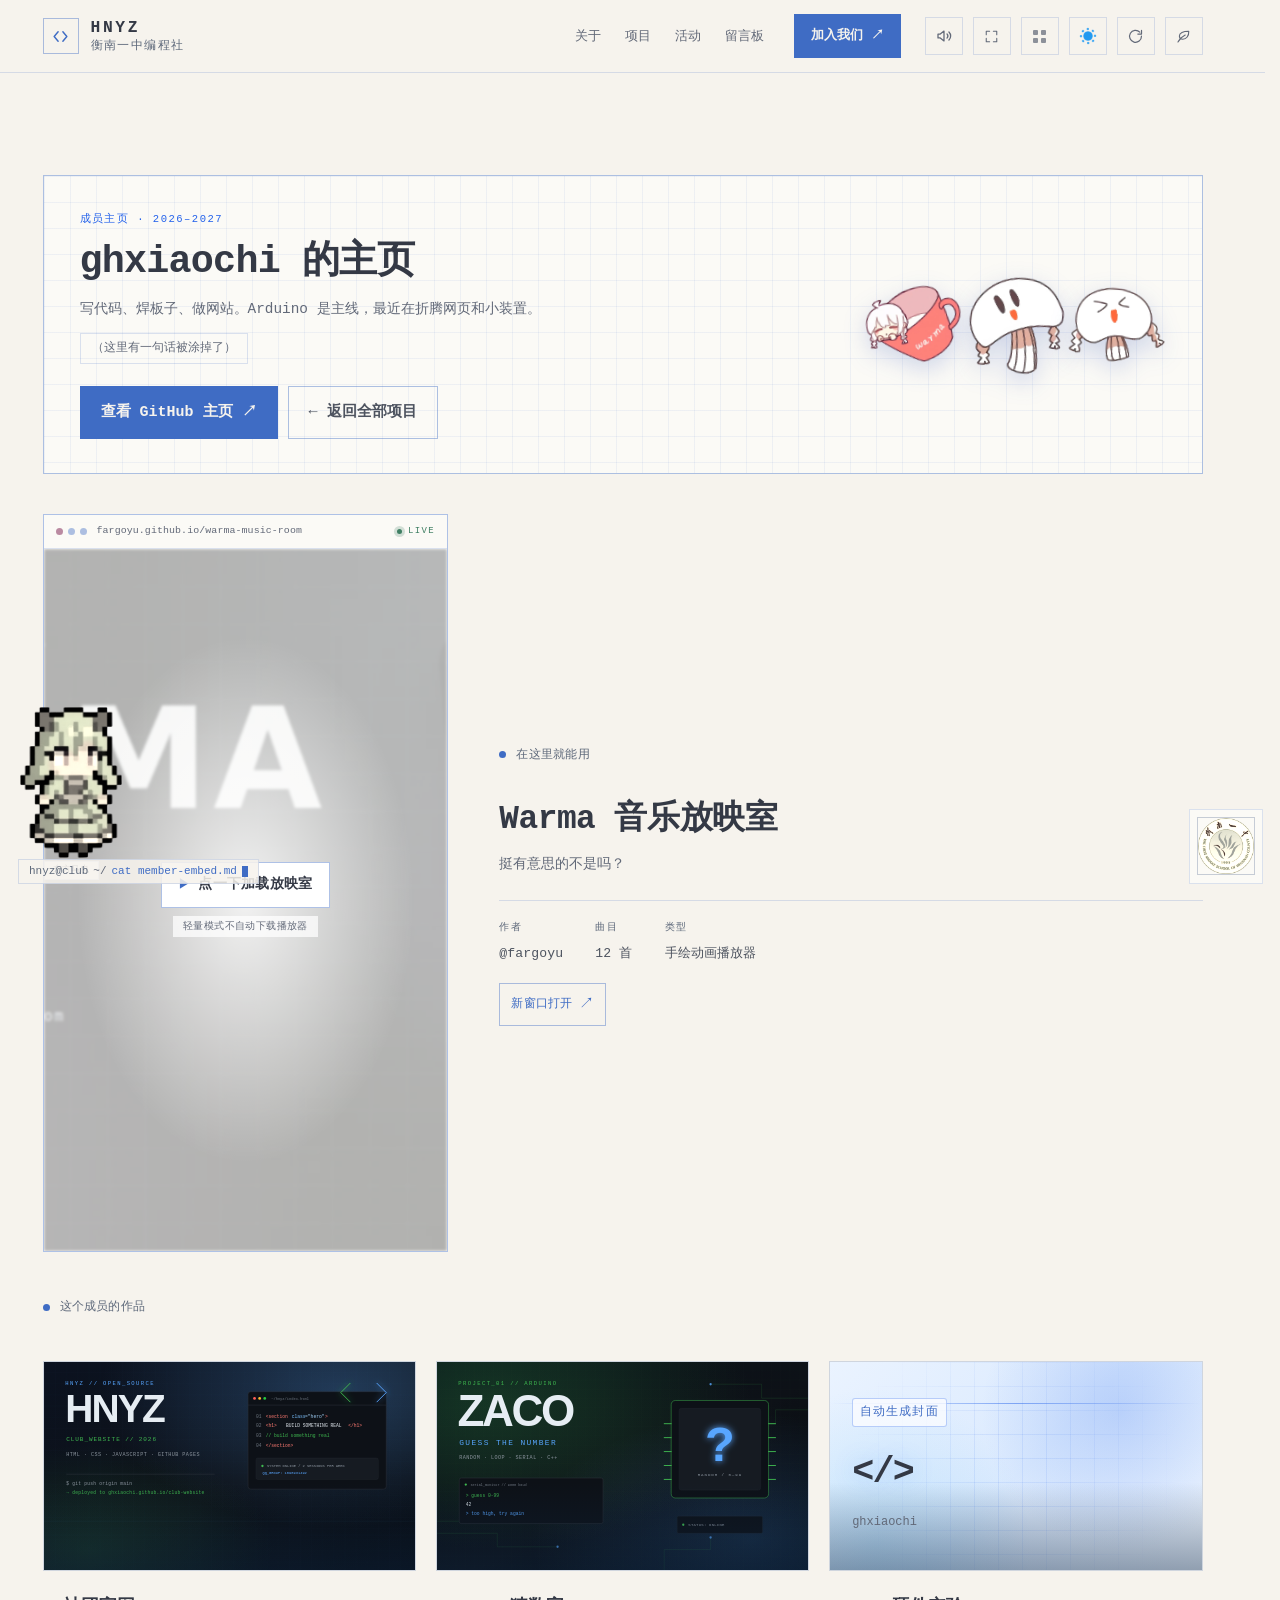
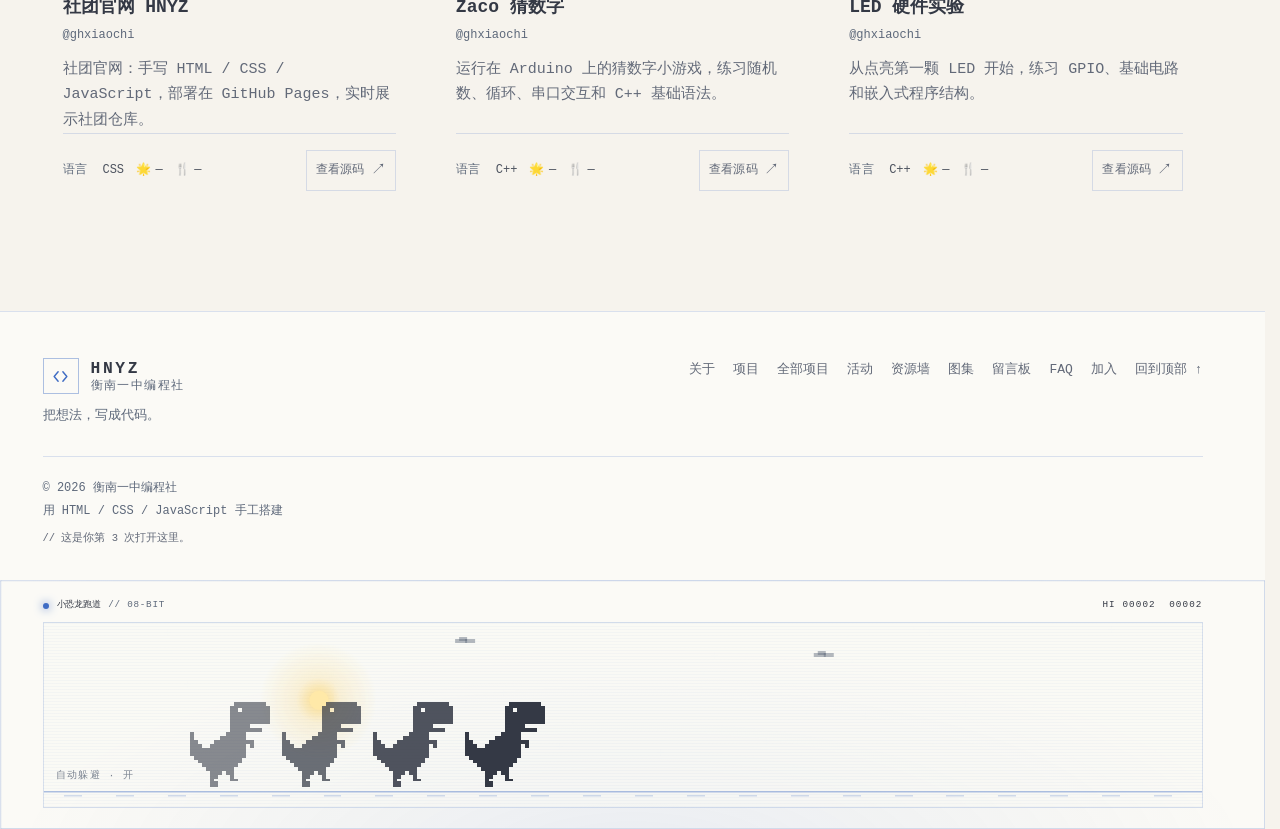
<file: member.html>
<!DOCTYPE html>
<html lang="zh-CN">
<head>
  <meta charset="UTF-8">
  <meta name="viewport" content="width=device-width, initial-scale=1.0, viewport-fit=cover">
  <meta name="description" content="HNYZ 社团成员的个人主页：个人简介和开源项目。">
  <meta name="theme-color" content="#fbfbfd">
  <script>
    /* 新开/刷新页面固定从顶部开始，不恢复上次的滚动位置 */
    (function () {
      try {
        if ("scrollRestoration" in history) history.scrollRestoration = "manual";
      } catch (error) { /* 忽略 */ }
    })();
  </script>
  <script>
    /* 主题预置：首帧前定好深浅色，避免刷新时白闪 */
    (function () {
      try {
        var saved = localStorage.getItem("hnyz:theme");
        var theme = saved === "light" || saved === "dark"
          ? saved
          : (window.matchMedia("(prefers-color-scheme: dark)").matches ? "dark" : "light");
        /* 黑客风没有白天：预置阶段就锁成深色，避免首帧闪浅色 */
        if (localStorage.getItem("hnyz:style") === "hacker") theme = "dark";
        document.documentElement.dataset.theme = theme;
      } catch (error) { /* 隐私模式下忽略 */ }
    })();
  </script>
  <script>
    /* 风格预置：首帧前挂上上次选的皮肤，避免先闪一下默认风 */
    (function () {
      try {
        var style = localStorage.getItem("hnyz:style");
        if (!style) style = "term";
        /* 主页改成终端之前存过蓝白的人，第一次也落到终端 */
        if (style === "default" && !localStorage.getItem("hnyz:home-term")) style = "term";
        /* 默认皮肤也写上去：苹果风的样式都挂在
           html[data-style="default"] 下面，首帧前不写就来不及，
           会先按基座渲染一遍再跳一下 */
        document.documentElement.dataset.style =
          style === "hacker" || style === "term" || style === "halo" || style === "bare"
            ? style
            : "default";
      } catch (error) { /* 隐私模式下忽略 */ }
    })();
  </script>
  <meta property="og:title" content="成员主页｜HNYZ · 衡南一中编程社">
  <meta property="og:description" content="社团成员的个人主页：个人简介与开源项目。">
  <meta property="og:type" content="website">
  <meta property="og:url" content="https://hnyzbcs.de5.net/member.html">
  <meta property="og:site_name" content="HNYZ · 衡南一中编程社">
  <meta property="og:locale" content="zh_CN">
  <meta property="og:image" content="https://hnyzbcs.de5.net/images/og-cover.jpg">
  <meta property="og:image:type" content="image/jpeg">
  <meta property="og:image:width" content="1200">
  <meta property="og:image:height" content="630">
  <meta property="og:image:alt" content="HNYZ 衡南一中编程社：把想法，写成代码。">
  <meta name="twitter:card" content="summary_large_image">
  <meta name="twitter:title" content="成员主页｜HNYZ · 衡南一中编程社">
  <meta name="twitter:description" content="社团成员的个人主页：个人简介 + 自己的项目。">
  <meta name="twitter:image" content="https://hnyzbcs.de5.net/images/og-cover.jpg">
  <meta name="twitter:image:alt" content="HNYZ 衡南一中编程社：把想法，写成代码。">
  <link rel="canonical" href="https://hnyzbcs.de5.net/member.html">

  <title>成员主页｜HNYZ · 衡南一中编程社</title>

  <link rel="icon" href="images/favicon.svg" type="image/svg+xml">
  <link rel="apple-touch-icon" href="images/apple-touch-icon.png">
  <link rel="manifest" href="manifest.webmanifest">
  <!-- 刷新按钮要连 GitHub；先把域名解析好，点下去省一次 DNS 往返 -->
  <link rel="dns-prefetch" href="https://api.github.com">
  <link rel="dns-prefetch" href="https://ungh.cc">
  <meta name="application-name" content="HNYZ">
  <meta name="apple-mobile-web-app-title" content="HNYZ">
  <meta name="apple-mobile-web-app-capable" content="yes">
  <meta name="apple-mobile-web-app-status-bar-style" content="default">
  <meta name="mobile-web-app-capable" content="yes">
  <!-- 顶栏兜底样式（内联）
       弱网、拦截、或 SW 只回来半截的时候，可能有一两张外链表拿不到。
       缺 style.css 是整页裸奔；缺 skins.css / personal.css 时更像"乱码"：
       顶栏按钮退回浏览器的灰方块、风格与主题图标变成空白、
       首屏那句 $ 提示失去字体与间距、被当成正文挤进段落里。
       2026-11 真机上就是这样。
       这里只放一套"看起来还算正常"的最小样式；权重压到 0（:where），
       正式样式一到就全部覆盖，不会和它们打架。 -->
  <style>
    :where(.header-inner){display:flex;align-items:center;justify-content:space-between;flex-wrap:nowrap;gap:10px}
    :where(.brand){display:inline-flex;align-items:center;gap:10px;min-width:0}
    :where(.brand-mark){display:grid;place-items:center;width:36px;height:36px;border:1px solid rgba(15,42,80,.14);border-radius:10px;color:#2563eb;background:#fff}
    :where(.brand-mark svg){width:19px;height:19px}
    :where(.brand-copy){display:flex;flex-direction:column;line-height:1.25;overflow:hidden}
    :where(.brand-copy strong){font-size:1rem;letter-spacing:.14em;white-space:nowrap}
    :where(.site-nav){margin-left:auto}
    :where(.header-actions){display:flex;align-items:center;gap:4px;flex:0 0 auto}
    :where(.header-actions > button){display:inline-flex;align-items:center;justify-content:center;width:42px;height:42px;padding:0;margin:0;border:1px solid rgba(15,42,80,.14);border-radius:12px;background:#fff;color:#526b89;-webkit-appearance:none;appearance:none;font:inherit;line-height:1;cursor:pointer}
    :where(.header-actions > button > svg){width:18px;height:18px;display:block}
    :where(.style-toggle__grid){display:grid;grid-template-columns:repeat(2,5px);grid-template-rows:repeat(2,5px);gap:3px}
    :where(.style-toggle__grid i){display:block;width:5px;height:5px;border-radius:1px;background:currentColor;opacity:.72}
    :where(.theme-toggle__flip){display:block;width:18px;height:18px}
    :where(.nav-toggle span){display:block;width:16px;height:2px;margin:3px auto;border-radius:2px;background:currentColor}
    :where(.hero-rotator){display:flex;align-items:center;gap:6px;margin:14px 0 0;min-height:1.5em;font-family:ui-monospace,SFMono-Regular,Menlo,Consolas,monospace;font-size:.85rem;letter-spacing:.01em;color:#526b89}
    :where(.hero-rotator__prompt){color:#2563eb;font-weight:600}
    :where(.hero-rotator__caret){display:block;width:7px;height:1.1em;background:#2563eb}
    /* 主题按钮：雪碧图没确认能解码之前，先用内联 SVG 的太阳/月亮顶上。
       mask 上色，跟着主题色和皮肤走；skin-boot 探到图真能解码了，
       才挂 html.sprite-ok 换回那 60 帧雪碧图。弱网、图 404、
       personal.css 整份没到，这个格子都不会是空白。 */
    html:not(.sprite-ok) .theme-toggle__flip{
      background-image:none !important;
      background-color:currentColor !important;
      -webkit-mask-image:url("data:image/svg+xml,%3Csvg xmlns='http://www.w3.org/2000/svg' viewBox='0 0 24 24' fill='none' stroke='%23000' stroke-width='2' stroke-linecap='round'%3E%3Ccircle cx='12' cy='12' r='4.3'/%3E%3Cpath d='M12 2.2v2.5M12 19.3v2.5M2.2 12h2.5M19.3 12h2.5M5.1 5.1l1.8 1.8M17.1 17.1l1.8 1.8M18.9 5.1 17.1 6.9M6.9 17.1l-1.8 1.8'/%3E%3C/svg%3E");
      -webkit-mask-repeat:no-repeat;
      -webkit-mask-position:center;
      -webkit-mask-size:18px 18px;
      mask-image:url("data:image/svg+xml,%3Csvg xmlns='http://www.w3.org/2000/svg' viewBox='0 0 24 24' fill='none' stroke='%23000' stroke-width='2' stroke-linecap='round'%3E%3Ccircle cx='12' cy='12' r='4.3'/%3E%3Cpath d='M12 2.2v2.5M12 19.3v2.5M2.2 12h2.5M19.3 12h2.5M5.1 5.1l1.8 1.8M17.1 17.1l1.8 1.8M18.9 5.1 17.1 6.9M6.9 17.1l-1.8 1.8'/%3E%3C/svg%3E");
      mask-repeat:no-repeat;
      mask-position:center;
      mask-size:18px 18px;
      opacity:.92;
    }
    /* 深色换成月牙，跟雪碧图两帧的语义一致 */
    html[data-theme="dark"]:not(.sprite-ok) .theme-toggle__flip{
      -webkit-mask-image:url("data:image/svg+xml,%3Csvg xmlns='http://www.w3.org/2000/svg' viewBox='0 0 24 24'%3E%3Cpath d='M20.9 13.7A8.8 8.8 0 1 1 10.3 3.1a6.9 6.9 0 0 0 10.6 10.6z' fill='%23000'/%3E%3C/svg%3E");
      mask-image:url("data:image/svg+xml,%3Csvg xmlns='http://www.w3.org/2000/svg' viewBox='0 0 24 24'%3E%3Cpath d='M20.9 13.7A8.8 8.8 0 1 1 10.3 3.1a6.9 6.9 0 0 0 10.6 10.6z' fill='%23000'/%3E%3C/svg%3E");
    }
  </style>
  <!-- 苹果风的底色先内联一份：apple.css 排在最后，
       它没到之前页面会先按蓝白风画一遍，底色从蓝跳灰。
       这里只放几个变量，正式样式一到就接上，重复定义无害。
       带 html[data-style="default"] 前缀，其它皮肤不受影响。 -->
  <style>
    html[data-style="default"]{--bg:#fbfbfd;--bg-deep:#f5f5f7;--panel:#fff;--panel-2:#f5f5f7;--text:#1d1d1f;--border:rgba(0,0,0,.08);--blue:#0071e3}
    html[data-style="default"][data-theme="dark"]{--bg:#000;--bg-deep:#0a0a0a;--panel:#1c1c1e;--panel-2:#2c2c2e;--text:#f5f5f7;--border:rgba(255,255,255,.1);--blue:#0a84ff}
  </style>
  <link rel="stylesheet" href="css/style.css?v=20261119a">
  <link rel="stylesheet" href="css/ink-slot.css?v=20261119a">
  <link rel="stylesheet" href="css/pet.css?v=20261119a">
  <link rel="stylesheet" href="css/personal.css?v=20261119a">
  <link rel="stylesheet" href="css/member.css?v=20261119a">
  <link rel="stylesheet" href="css/avatar-pet.css?v=20261119a">
  <link rel="stylesheet" href="css/skins.css?v=20261119a">
  <link rel="stylesheet" href="css/lite.css?v=20261119a">
  <script src="js/skin-boot.js?v=20261119a"></script>
  <script>
    /* 轻量 / 极致预置：弱设备（2G、内存 ≤2G、核心 ≤2）首帧就走低配，
       避免先跑一遍动画再关。手动开过的以 localStorage 为准（1 轻量 / 2 极致）。

       极致档只保留终端主页：其余页面在这里首帧就跳回 index.html，
       根本不会渲染。图片照常加载 —— 省的是动画、模糊与布局，不是图。 */
    (function () {
      var tier = 0;
      try {
        var v = localStorage.getItem("hnyz:lite");
        if (v === "1") tier = 1;
        else if (v === "2") tier = 2;
        else if (v === null) {
          var c = navigator.connection || {};
          var mem = navigator.deviceMemory || 0;
          var cpu = navigator.hardwareConcurrency || 0;
          var low = !!(c.saveData || /(^|-)2g$/.test(c.effectiveType || "") ||
            (mem && mem <= 2) || (cpu && cpu <= 2) ||
            (mem && mem <= 4 && cpu && cpu <= 4) ||
            window.matchMedia("(prefers-reduced-motion: reduce)").matches);
          if (low) tier = 1;
        }
      } catch (error) { /* 隐私模式下忽略 */ }

      if (!tier) return;
      document.documentElement.dataset.lite = String(tier);
      if (tier < 2) return;

      /* 极致只保留终端主页 */
      if (!/\/$/.test(location.pathname) && !/index\.html?$/i.test(location.pathname)) {
        location.replace("index.html");
        return;
      }
    })();
  </script>
  <link rel="stylesheet" href="css/type.css?v=20261119a">
  <link rel="stylesheet" href="css/motion.css?v=20261119a">
  <link rel="stylesheet" href="css/dino.css?v=20261119a">
  <!-- 苹果风覆写层：只作用于默认皮肤，放最后才压得住各页自己的样式 -->
  <link rel="stylesheet" href="css/apple.css?v=20261119a">
  <link rel="stylesheet" href="css/touch.css?v=20261119a">
  <noscript><style>.loading-state { display: none; }</style></noscript>

  <script src="js/sfx.js?v=20261119a" defer></script>
  <script src="js/theme.js?v=20261119a" defer></script>
  <script src="js/theme-icon.js?v=20261119a" defer></script>
  <script src="js/members.js?v=20261119a" defer></script>
  <script src="js/main.js?v=20261119a" defer></script>
  <script src="js/repo-sync.js?v=20261119a" defer></script>
  <script src="js/pet.js?v=20261119a" defer></script>
  <script src="js/member.js?v=20261119a" defer></script>
  <script src="js/avatar-pet.js?v=20261119a" defer></script>
  <script src="js/personal.js?v=20261119a" defer></script>
  <script src="js/click-fx.js?v=20261119a" defer></script>
  <script src="js/ink-slot.js?v=20261119a" defer></script>
  <script src="js/cursor-trail.js?v=20261119a" defer></script>
  <script src="js/skins.js?v=20261119a" defer></script>
  <script src="js/fullscreen.js?v=20261119a" defer></script>
  <script src="js/lite.js?v=20261119a" defer></script>
  <script src="js/copy.js?v=20261119a" defer></script>
  <script src="js/pwa.js?v=20261119a" defer></script>
  <script>
    /* 页脚跑道不参与首屏，也不该为「只看了首屏的人」付钱：
       等它进入视口前 600px 再拉脚本。以前 load 完就 idle 注入，
       等于每个页面都白下 88KB、多一次 40ms 的解析。 */
    (function () {
      var loaded = false;
      function loadDino() {
        if (loaded) return;
        loaded = true;
        var script = document.createElement("script");
        script.src = "js/dino.js?v=20261119a";
        script.async = true;
        document.body.appendChild(script);
      }
      function arm() {
        var run = document.querySelector("[data-dino-run]");
        if (!run) return;
        if ("IntersectionObserver" in window) {
          var io = new IntersectionObserver(function (entries) {
            for (var i = 0; i < entries.length; i += 1) {
              if (entries[i].isIntersecting) {
                io.disconnect();
                loadDino();
                return;
              }
            }
          }, { rootMargin: "600px 0px" });
          io.observe(run);
        } else {
          window.addEventListener("scroll", loadDino, { once: true, passive: true });
        }
      }
      if (document.readyState === "loading") {
        document.addEventListener("DOMContentLoaded", arm, { once: true });
      } else {
        arm();
      }
    })();
  </script>
</head>
<body id="top">
  <div class="bg-orbs" aria-hidden="true">
    <span class="bg-orbs__orb bg-orbs__orb--a"></span>
    <span class="bg-orbs__orb bg-orbs__orb--b"></span>
    <span class="bg-orbs__orb bg-orbs__orb--c"></span>
  </div>

  <a class="skip-link" href="#main">跳到主要内容</a>

  <header class="site-header" data-header>
    <div class="container header-inner">
      <a class="brand" href="index.html" aria-label="衡南一中编程社首页">
        <span class="brand-mark" aria-hidden="true">
          <svg viewBox="0 0 24 24" fill="none">
            <path d="m9 6-5 6 5 6M15 6l5 6-5 6" stroke="currentColor" stroke-width="1.8" stroke-linecap="round" stroke-linejoin="round"/>
          </svg>
        </span>
        <span class="brand-copy">
          <strong>HNYZ</strong>
          <span>衡南一中编程社</span>
        </span>
      </a>


      <nav class="site-nav" id="site-nav" aria-label="主导航" data-nav>
        <ul class="nav-list">
          <li><a href="index.html#about">关于</a></li>
          <li><a href="index.html#projects">项目</a></li>
          <li><a href="index.html#schedule">活动</a></li>
          <li><a href="index.html#guestbook">留言板</a></li>
        </ul>
        <a class="nav-cta" href="index.html#join">
          加入我们
          <span aria-hidden="true">↗</span>
        </a>
      </nav>
      <div class="header-actions">
        <button class="sound-toggle" type="button" data-sound-toggle aria-label="关闭音效" aria-pressed="true" title="关闭音效">
          <svg class="sound-toggle__icon sound-toggle__icon--on" viewBox="0 0 24 24" fill="none" aria-hidden="true">
            <path d="M4 9.4h3L12 5.4v13.2L7 14.6H4z" stroke="currentColor" stroke-width="1.7" stroke-linejoin="round"/>
            <path d="M16 9.2a4.2 4.2 0 0 1 0 5.6M18.6 6.6a7.6 7.6 0 0 1 0 10.8" stroke="currentColor" stroke-width="1.7" stroke-linecap="round"/>
          </svg>
          <svg class="sound-toggle__icon sound-toggle__icon--off" viewBox="0 0 24 24" fill="none" aria-hidden="true">
            <path d="M4 9.4h3L12 5.4v13.2L7 14.6H4z" stroke="currentColor" stroke-width="1.7" stroke-linejoin="round"/>
            <path d="m16 9.6 5 4.8m0-4.8-5 4.8" stroke="currentColor" stroke-width="1.7" stroke-linecap="round"/>
          </svg>
        </button>
        <button class="fullscreen-toggle" type="button" data-fullscreen-toggle aria-label="全屏显示" aria-pressed="false" title="全屏">
          <svg viewBox="0 0 24 24" fill="none" aria-hidden="true">
            <path class="fs-ico fs-ico--in" d="M9 3.6H3.6V9M15 3.6h5.4V9M9 20.4H3.6V15M15 20.4h5.4V15" stroke="currentColor" stroke-width="1.7" stroke-linecap="round" stroke-linejoin="round"/>
            <path class="fs-ico fs-ico--out" d="M3.6 9h5.4V3.6M20.4 9H15V3.6M3.6 15h5.4v5.4M20.4 15H15v5.4" stroke="currentColor" stroke-width="1.7" stroke-linecap="round" stroke-linejoin="round"/>
          </svg>
        </button>
        <button class="style-toggle" type="button" data-style-toggle aria-label="切换网页风格" aria-haspopup="dialog" aria-expanded="false" title="切换风格">
          <span class="style-toggle__grid" aria-hidden="true"><i></i><i></i><i></i><i></i></span>
        </button>
        <button class="theme-toggle" type="button" data-theme-toggle aria-label="切换到深色模式" aria-pressed="false" title="切换到深色模式">
          <span class="theme-toggle__flip" aria-hidden="true"></span>
        </button>
        <button class="sync-toggle" type="button" data-sync-toggle aria-label="从 GitHub 刷新全部项目数据" title="刷新项目数据">
          <svg viewBox="0 0 24 24" fill="none" aria-hidden="true">
            <path class="sync-ico" d="M20.4 11.6a8.4 8.4 0 1 1-2.35-5.7" stroke="currentColor" stroke-width="1.7" stroke-linecap="round"/>
            <path class="sync-ico" d="M20.5 3.4v5.2h-5.2" stroke="currentColor" stroke-width="1.7" stroke-linecap="round" stroke-linejoin="round"/>
          </svg>
        </button>
        <button class="lite-toggle" type="button" data-lite-toggle aria-pressed="false" aria-label="开启轻量模式（点一下开启，长按直接进入极致模式）" title="轻量模式：关闭 · 点一下开启 · 长按进入极致模式">
          <svg viewBox="0 0 24 24" fill="none" aria-hidden="true">
            <path d="M19.4 4.6c.4 6.6-3.4 11.2-8.4 11.2-2.8 0-4.8-1.8-4.8-4.4 0-4.6 5.2-6.8 13.2-6.8Z" stroke="currentColor" stroke-width="1.6" stroke-linejoin="round"/>
            <path d="M4.2 19.8c2.4-4.4 5.8-7.6 10.2-9.8" stroke="currentColor" stroke-width="1.6" stroke-linecap="round"/>
          </svg>
        </button>
        <button class="nav-toggle" type="button" aria-expanded="false" aria-controls="site-nav" aria-label="打开导航菜单" data-nav-toggle>
          <span></span>
          <span></span>
        </button>
      </div>
    </div>
  </header>

  <main id="main" tabindex="-1">
    <section class="section member-page" data-member-root>
      <div class="container">
        <div id="member-hero" aria-busy="true"></div>

        <div class="member-projects-head">
          <!-- 这一行是小号等宽标签，视觉上就是分区标题，但用的是 p。
               不放真 h2 是因为 .eyebrow 是 inline-flex、只有 0.74rem，
               换成 h2 会被浏览器默认字重压成粗体，三套皮肤都得跟着调。
               role=heading + aria-level 能让读屏正确地把
               「h1 成员页 → h2 作品 → h3 每个项目」串起来，视觉零改动。 -->
          <p class="eyebrow" role="heading" aria-level="2">
            <span class="eyebrow-dot" aria-hidden="true"></span>
            <span data-copy="member-eyebrow">这个成员的作品</span>
          </p>
        </div>

        <div class="project-grid" id="member-projects" aria-busy="true"></div>
      </div>
    </section>
  </main>

  <footer class="site-footer">
    <div class="container footer-inner">
      <div class="footer-brand">
        <a class="brand" href="index.html" aria-label="回到首页">
          <span class="brand-mark" aria-hidden="true">
            <svg viewBox="0 0 24 24" fill="none">
              <path d="m9 6-5 6 5 6M15 6l5 6-5 6" stroke="currentColor" stroke-width="1.8" stroke-linecap="round" stroke-linejoin="round"/>
            </svg>
          </span>
          <span class="brand-copy">
            <strong>HNYZ</strong>
            <span>衡南一中编程社</span>
          </span>
        </a>
        <p data-copy="footer-tagline">把想法，写成代码。</p>
      </div>

      <nav class="footer-nav" aria-label="页脚导航">
        <a href="index.html#about">关于</a>
        <a href="index.html#projects">项目</a>
        <a href="projects.html">全部项目</a>
        <a href="index.html#schedule">活动</a>
        <a href="index.html#wall">资源墙</a>
        <a href="gallery.html">图集</a>
        <a href="index.html#guestbook">留言板</a>
        <a href="index.html#faq">FAQ</a>
        <a href="index.html#join">加入</a>
        <a href="#top">回到顶部 ↑</a>
      </nav>

      <p class="footer-meta">
        © <span data-year>2026</span> 衡南一中编程社<br>
        用 HTML / CSS / JavaScript 手工搭建
      </p>
    </div>
  </footer>

  <!-- 页脚小恐龙：自动起跳躲仙人掌，画布由 js/dino.js 驱动 -->
  <section class="dino-run" data-dino-run data-mode="auto" aria-labelledby="dino-run-title">
    <div class="container dino-run__inner">
      <div class="dino-run__main">
        <div class="dino-run__bar">
          <h2 class="dino-run__kicker" id="dino-run-title">
            <span class="dino-run__led" aria-hidden="true"></span>
            小恐龙跑道
            <span class="dino-run__ver">// 08-BIT</span>
          </h2>
          <div class="dino-run__hud">
            <p class="dino-run__score" data-dino-score>HI 00000  00000</p>
          </div>
        </div>
        <div class="dino-run__stage" data-dino-stage tabindex="-1">
          <canvas class="dino-run__canvas" data-dino-canvas aria-hidden="true"></canvas>
          <p class="dino-run__hint" data-dino-hint>自动躲避 · 开</p>
          <p class="dino-run__pop" data-dino-pop aria-live="polite"></p>
          <p class="dino-run__toast" data-dino-toast hidden>信号中断 · 重新开始</p>
          <div class="dino-run__extinct" data-dino-extinct role="status" aria-live="polite" hidden>
            <p class="dino-run__extinct-text">这就是恐龙灭绝的真相</p>
            <button class="dino-run__rewind" type="button" data-dino-rewind>时间回溯</button>
          </div>
        </div>
      </div>
    </div>
  </section>

  <!-- 站内校徽：和首页一致的右下角背景板，随页面滚动旋转 -->
  <div class="hnyz-pet" data-hnyz-pet style="left: auto; right: clamp(8px, 1.6vw, 20px);">
    <div class="hnyz-pet__board" aria-hidden="true"></div>
    <button class="hnyz-pet__stage" type="button" data-hnyz-pet-trigger aria-label="和衡南一中校徽打个招呼">
      <span class="hnyz-pet__badge-wrap" data-hnyz-pet-badge aria-hidden="true">
        <img class="hnyz-pet__badge" src="images/pet/badge-school-hd.webp" alt="" width="360" height="360" loading="lazy" decoding="async">
      </span>
    </button>
    <p class="hnyz-pet__speech" data-hnyz-pet-speech role="status" aria-live="polite"></p>
  </div>

  <!-- ghxiaochi 的桌宠：可以拖动，点久了会出事 -->
  <div class="hnyz-avatar" data-hnyz-avatar>
    <p class="hnyz-avatar__speech" data-hnyz-avatar-speech role="status" aria-live="polite"></p>
    <button class="hnyz-avatar__button" type="button" data-hnyz-avatar-trigger aria-label="和东方马也互动">
      <img class="hnyz-avatar__img" draggable="false" loading="lazy" decoding="async" src="images/pet/ghxiaochi-avatar.webp" alt="东方马也的像素头像" width="648" height="954">
      <span class="hnyz-avatar__name" aria-hidden="true">东方马也</span>
    </button>
  </div>

  <!-- ghxiaochi 的像素头像彩蛋：固定在左下角，点击若干次出现隐藏台词 -->
  <p class="sr-only" id="copy-status" role="status" aria-live="polite"></p>
</body>
</html>
</file>
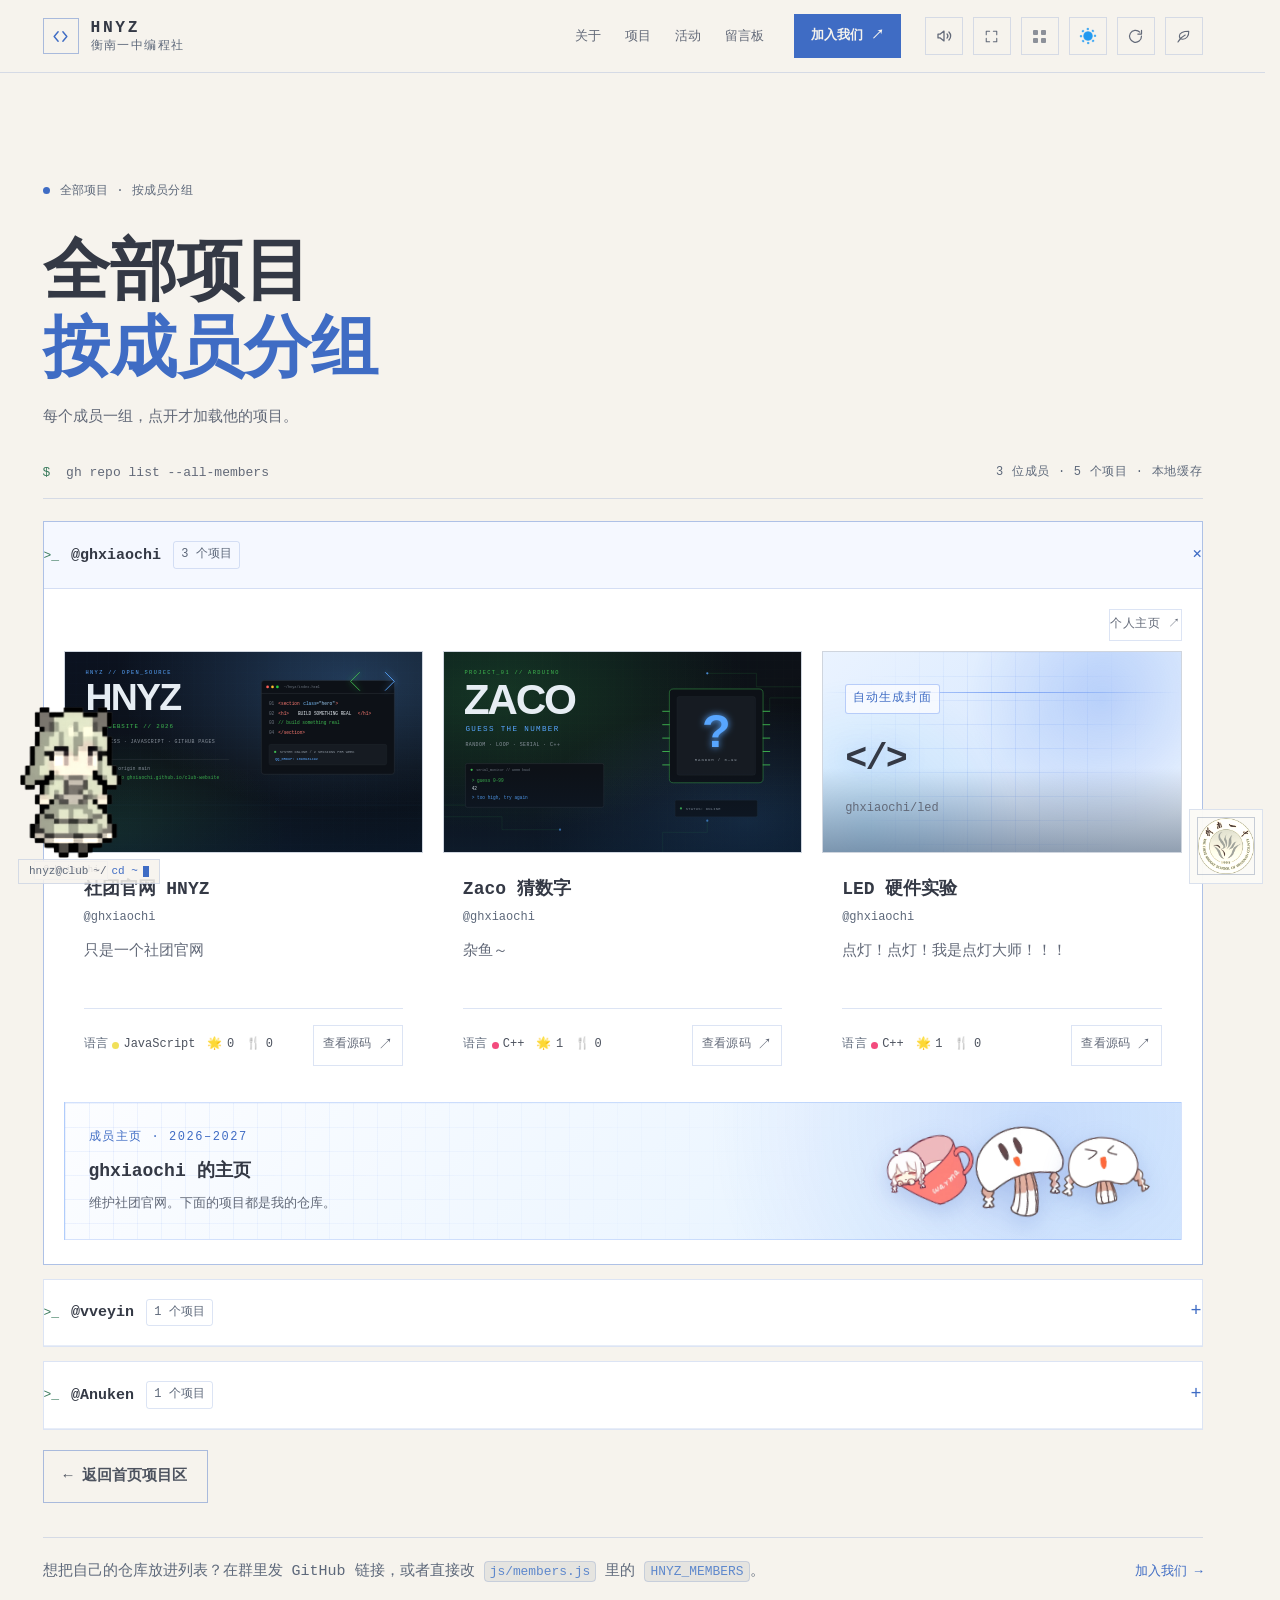
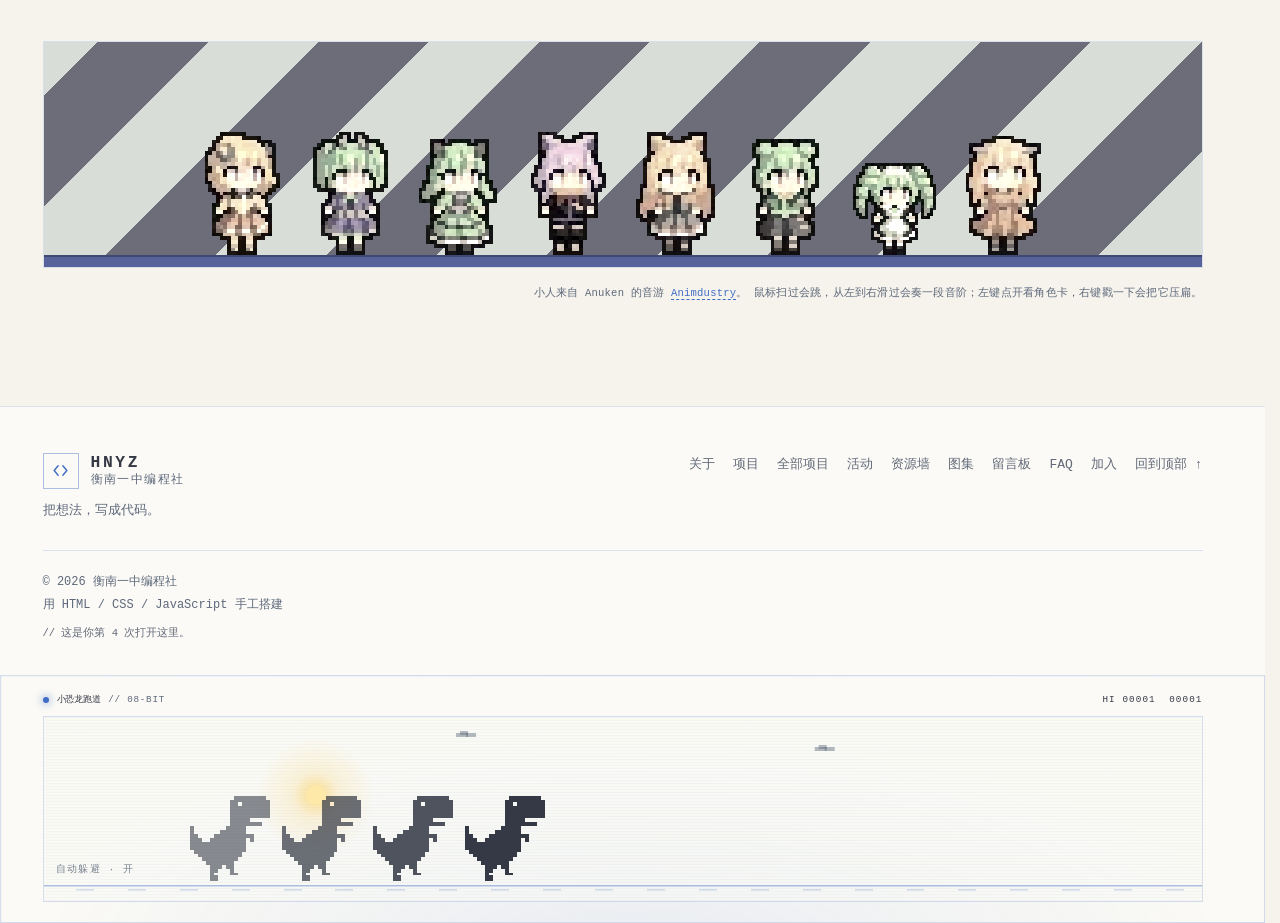
<file: projects.html>
<!DOCTYPE html>
<html lang="zh-CN">
<head>
  <meta charset="UTF-8">
  <meta name="viewport" content="width=device-width, initial-scale=1.0, viewport-fit=cover">
  <meta name="description" content="HNYZ · 衡南一中编程社的全部项目，按成员分组，点开即看。">
  <meta name="theme-color" content="#fbfbfd">
  <script>
    /* 新开/刷新页面固定从顶部开始，不恢复上次的滚动位置 */
    (function () {
      try {
        if ("scrollRestoration" in history) history.scrollRestoration = "manual";
      } catch (error) { /* 忽略 */ }
    })();
  </script>
  <script>
    /* 主题预置：首帧前定好深浅色，避免刷新时白闪 */
    (function () {
      try {
        var saved = localStorage.getItem("hnyz:theme");
        var theme = saved === "light" || saved === "dark"
          ? saved
          : (window.matchMedia("(prefers-color-scheme: dark)").matches ? "dark" : "light");
        /* 黑客风没有白天：预置阶段就锁成深色，避免首帧闪浅色 */
        if (localStorage.getItem("hnyz:style") === "hacker") theme = "dark";
        document.documentElement.dataset.theme = theme;
      } catch (error) { /* 隐私模式下忽略 */ }
    })();
  </script>
  <script>
    /* 风格预置：首帧前挂上上次选的皮肤，避免先闪一下默认风 */
    (function () {
      try {
        var style = localStorage.getItem("hnyz:style");
        if (!style) style = "term";
        /* 主页改成终端之前存过蓝白的人，第一次也落到终端 */
        if (style === "default" && !localStorage.getItem("hnyz:home-term")) style = "term";
        /* 默认皮肤也写上去：苹果风的样式都挂在
           html[data-style="default"] 下面，首帧前不写就来不及，
           会先按基座渲染一遍再跳一下 */
        document.documentElement.dataset.style =
          style === "hacker" || style === "term" || style === "halo" || style === "bare"
            ? style
            : "default";
      } catch (error) { /* 隐私模式下忽略 */ }
    })();
  </script>
  <meta property="og:title" content="全部项目｜HNYZ · 衡南一中编程社">
  <meta property="og:description" content="按成员分组的完整项目列表，收录社团成员的开源作品。">
  <meta property="og:type" content="website">
  <meta property="og:url" content="https://hnyzbcs.de5.net/projects.html">
  <meta property="og:site_name" content="HNYZ · 衡南一中编程社">
  <meta property="og:locale" content="zh_CN">
  <meta property="og:image" content="https://hnyzbcs.de5.net/images/og-cover.jpg">
  <meta property="og:image:type" content="image/jpeg">
  <meta property="og:image:width" content="1200">
  <meta property="og:image:height" content="630">
  <meta property="og:image:alt" content="HNYZ 衡南一中编程社：把想法，写成代码。">
  <meta name="twitter:card" content="summary_large_image">
  <meta name="twitter:title" content="全部项目｜HNYZ · 衡南一中编程社">
  <meta name="twitter:description" content="按成员折叠的完整项目列表，收录社团成员的原创作品。">
  <meta name="twitter:image" content="https://hnyzbcs.de5.net/images/og-cover.jpg">
  <meta name="twitter:image:alt" content="HNYZ 衡南一中编程社：把想法，写成代码。">
  <link rel="canonical" href="https://hnyzbcs.de5.net/projects.html">

  <title>全部项目｜HNYZ · 衡南一中编程社</title>

  <link rel="preload" href="fonts/anim-title.woff2" as="font" type="font/woff2" crossorigin>
  <link rel="preload" href="fonts/anim-pixel.woff2" as="font" type="font/woff2" crossorigin>
  <link rel="icon" href="images/favicon.svg" type="image/svg+xml">
  <link rel="apple-touch-icon" href="images/apple-touch-icon.png">
  <link rel="manifest" href="manifest.webmanifest">
  <!-- 刷新按钮要连 GitHub；先把域名解析好，点下去省一次 DNS 往返 -->
  <link rel="dns-prefetch" href="https://api.github.com">
  <link rel="dns-prefetch" href="https://ungh.cc">
  <meta name="application-name" content="HNYZ">
  <meta name="apple-mobile-web-app-title" content="HNYZ">
  <meta name="apple-mobile-web-app-capable" content="yes">
  <meta name="apple-mobile-web-app-status-bar-style" content="default">
  <meta name="mobile-web-app-capable" content="yes">
  <!-- 顶栏兜底样式（内联）
       弱网、拦截、或 SW 只回来半截的时候，可能有一两张外链表拿不到。
       缺 style.css 是整页裸奔；缺 skins.css / personal.css 时更像"乱码"：
       顶栏按钮退回浏览器的灰方块、风格与主题图标变成空白、
       首屏那句 $ 提示失去字体与间距、被当成正文挤进段落里。
       2026-11 真机上就是这样。
       这里只放一套"看起来还算正常"的最小样式；权重压到 0（:where），
       正式样式一到就全部覆盖，不会和它们打架。 -->
  <style>
    :where(.header-inner){display:flex;align-items:center;justify-content:space-between;flex-wrap:nowrap;gap:10px}
    :where(.brand){display:inline-flex;align-items:center;gap:10px;min-width:0}
    :where(.brand-mark){display:grid;place-items:center;width:36px;height:36px;border:1px solid rgba(15,42,80,.14);border-radius:10px;color:#2563eb;background:#fff}
    :where(.brand-mark svg){width:19px;height:19px}
    :where(.brand-copy){display:flex;flex-direction:column;line-height:1.25;overflow:hidden}
    :where(.brand-copy strong){font-size:1rem;letter-spacing:.14em;white-space:nowrap}
    :where(.site-nav){margin-left:auto}
    :where(.header-actions){display:flex;align-items:center;gap:4px;flex:0 0 auto}
    :where(.header-actions > button){display:inline-flex;align-items:center;justify-content:center;width:42px;height:42px;padding:0;margin:0;border:1px solid rgba(15,42,80,.14);border-radius:12px;background:#fff;color:#526b89;-webkit-appearance:none;appearance:none;font:inherit;line-height:1;cursor:pointer}
    :where(.header-actions > button > svg){width:18px;height:18px;display:block}
    :where(.style-toggle__grid){display:grid;grid-template-columns:repeat(2,5px);grid-template-rows:repeat(2,5px);gap:3px}
    :where(.style-toggle__grid i){display:block;width:5px;height:5px;border-radius:1px;background:currentColor;opacity:.72}
    :where(.theme-toggle__flip){display:block;width:18px;height:18px}
    :where(.nav-toggle span){display:block;width:16px;height:2px;margin:3px auto;border-radius:2px;background:currentColor}
    :where(.hero-rotator){display:flex;align-items:center;gap:6px;margin:14px 0 0;min-height:1.5em;font-family:ui-monospace,SFMono-Regular,Menlo,Consolas,monospace;font-size:.85rem;letter-spacing:.01em;color:#526b89}
    :where(.hero-rotator__prompt){color:#2563eb;font-weight:600}
    :where(.hero-rotator__caret){display:block;width:7px;height:1.1em;background:#2563eb}
    /* 主题按钮：雪碧图没确认能解码之前，先用内联 SVG 的太阳/月亮顶上。
       mask 上色，跟着主题色和皮肤走；skin-boot 探到图真能解码了，
       才挂 html.sprite-ok 换回那 60 帧雪碧图。弱网、图 404、
       personal.css 整份没到，这个格子都不会是空白。 */
    html:not(.sprite-ok) .theme-toggle__flip{
      background-image:none !important;
      background-color:currentColor !important;
      -webkit-mask-image:url("data:image/svg+xml,%3Csvg xmlns='http://www.w3.org/2000/svg' viewBox='0 0 24 24' fill='none' stroke='%23000' stroke-width='2' stroke-linecap='round'%3E%3Ccircle cx='12' cy='12' r='4.3'/%3E%3Cpath d='M12 2.2v2.5M12 19.3v2.5M2.2 12h2.5M19.3 12h2.5M5.1 5.1l1.8 1.8M17.1 17.1l1.8 1.8M18.9 5.1 17.1 6.9M6.9 17.1l-1.8 1.8'/%3E%3C/svg%3E");
      -webkit-mask-repeat:no-repeat;
      -webkit-mask-position:center;
      -webkit-mask-size:18px 18px;
      mask-image:url("data:image/svg+xml,%3Csvg xmlns='http://www.w3.org/2000/svg' viewBox='0 0 24 24' fill='none' stroke='%23000' stroke-width='2' stroke-linecap='round'%3E%3Ccircle cx='12' cy='12' r='4.3'/%3E%3Cpath d='M12 2.2v2.5M12 19.3v2.5M2.2 12h2.5M19.3 12h2.5M5.1 5.1l1.8 1.8M17.1 17.1l1.8 1.8M18.9 5.1 17.1 6.9M6.9 17.1l-1.8 1.8'/%3E%3C/svg%3E");
      mask-repeat:no-repeat;
      mask-position:center;
      mask-size:18px 18px;
      opacity:.92;
    }
    /* 深色换成月牙，跟雪碧图两帧的语义一致 */
    html[data-theme="dark"]:not(.sprite-ok) .theme-toggle__flip{
      -webkit-mask-image:url("data:image/svg+xml,%3Csvg xmlns='http://www.w3.org/2000/svg' viewBox='0 0 24 24'%3E%3Cpath d='M20.9 13.7A8.8 8.8 0 1 1 10.3 3.1a6.9 6.9 0 0 0 10.6 10.6z' fill='%23000'/%3E%3C/svg%3E");
      mask-image:url("data:image/svg+xml,%3Csvg xmlns='http://www.w3.org/2000/svg' viewBox='0 0 24 24'%3E%3Cpath d='M20.9 13.7A8.8 8.8 0 1 1 10.3 3.1a6.9 6.9 0 0 0 10.6 10.6z' fill='%23000'/%3E%3C/svg%3E");
    }
  </style>
  <!-- 苹果风的底色先内联一份：apple.css 排在最后，
       它没到之前页面会先按蓝白风画一遍，底色从蓝跳灰。
       这里只放几个变量，正式样式一到就接上，重复定义无害。
       带 html[data-style="default"] 前缀，其它皮肤不受影响。 -->
  <style>
    html[data-style="default"]{--bg:#fbfbfd;--bg-deep:#f5f5f7;--panel:#fff;--panel-2:#f5f5f7;--text:#1d1d1f;--border:rgba(0,0,0,.08);--blue:#0071e3}
    html[data-style="default"][data-theme="dark"]{--bg:#000;--bg-deep:#0a0a0a;--panel:#1c1c1e;--panel-2:#2c2c2e;--text:#f5f5f7;--border:rgba(255,255,255,.1);--blue:#0a84ff}
  </style>
  <link rel="stylesheet" href="css/style.css?v=20261119a">
  <link rel="stylesheet" href="css/ink-slot.css?v=20261119a">
  <link rel="stylesheet" href="css/pet.css?v=20261119a">
  <link rel="stylesheet" href="css/avatar-pet.css?v=20261119a">
  <link rel="stylesheet" href="css/skins.css?v=20261119a">
  <link rel="stylesheet" href="css/lite.css?v=20261119a">
  <script src="js/skin-boot.js?v=20261119a"></script>
  <script>
    /* 轻量 / 极致预置：弱设备（2G、内存 ≤2G、核心 ≤2）首帧就走低配，
       避免先跑一遍动画再关。手动开过的以 localStorage 为准（1 轻量 / 2 极致）。

       极致档只保留终端主页：其余页面在这里首帧就跳回 index.html，
       根本不会渲染。图片照常加载 —— 省的是动画、模糊与布局，不是图。 */
    (function () {
      var tier = 0;
      try {
        var v = localStorage.getItem("hnyz:lite");
        if (v === "1") tier = 1;
        else if (v === "2") tier = 2;
        else if (v === null) {
          var c = navigator.connection || {};
          var mem = navigator.deviceMemory || 0;
          var cpu = navigator.hardwareConcurrency || 0;
          var low = !!(c.saveData || /(^|-)2g$/.test(c.effectiveType || "") ||
            (mem && mem <= 2) || (cpu && cpu <= 2) ||
            (mem && mem <= 4 && cpu && cpu <= 4) ||
            window.matchMedia("(prefers-reduced-motion: reduce)").matches);
          if (low) tier = 1;
        }
      } catch (error) { /* 隐私模式下忽略 */ }

      if (!tier) return;
      document.documentElement.dataset.lite = String(tier);
      if (tier < 2) return;

      /* 极致只保留终端主页 */
      if (!/\/$/.test(location.pathname) && !/index\.html?$/i.test(location.pathname)) {
        location.replace("index.html");
        return;
      }
    })();
  </script>
  <link rel="stylesheet" href="css/type.css?v=20261119a">
  <link rel="stylesheet" href="css/motion.css?v=20261119a">
  <link rel="preload" href="css/dino.css?v=20261119a" as="style">
  <link rel="stylesheet" href="css/dino.css?v=20261119a" media="print" onload="this.media='all'">
  <noscript><link rel="stylesheet" href="css/dino.css?v=20261119a"></noscript>
  <link rel="stylesheet" href="css/personal.css?v=20261119a">
  <link rel="stylesheet" href="css/characters.css?v=20261119a">
  <!-- 苹果风覆写层：只作用于默认皮肤，放最后才压得住各页自己的样式 -->
  <link rel="stylesheet" href="css/apple.css?v=20261119a">
  <link rel="stylesheet" href="css/touch.css?v=20261119a">
  <noscript><style>.loading-state { display: none; }</style></noscript>

  <script src="js/sfx.js?v=20261119a" defer></script>
  <script src="js/theme.js?v=20261119a" defer></script>
  <script src="js/theme-icon.js?v=20261119a" defer></script>
  <script src="js/members.js?v=20261119a" defer></script>
  <script src="js/main.js?v=20261119a" defer></script>
  <script src="js/repo-sync.js?v=20261119a" defer></script>
  <script src="js/pet.js?v=20261119a" defer></script>
  <script src="js/avatar-pet.js?v=20261119a" defer></script>
  <script src="js/splash-scene.js?v=20261119a" defer></script>
  <script src="js/characters.js?v=20261119a" defer></script>
  <script src="js/personal.js?v=20261119a" defer></script>
  <script src="js/click-fx.js?v=20261119a" defer></script>
  <script src="js/ink-slot.js?v=20261119a" defer></script>
  <script src="js/cursor-trail.js?v=20261119a" defer></script>
  <script src="js/skins.js?v=20261119a" defer></script>
  <script src="js/fullscreen.js?v=20261119a" defer></script>
  <script src="js/lite.js?v=20261119a" defer></script>
  <script src="js/copy.js?v=20261119a" defer></script>
  <script src="js/pwa.js?v=20261119a" defer></script>
  <script>
    /* 页脚跑道不参与首屏，也不该为「只看了首屏的人」付钱：
       等它进入视口前 600px 再拉脚本。以前 load 完就 idle 注入，
       等于每个页面都白下 88KB、多一次 40ms 的解析。 */
    (function () {
      var loaded = false;
      function loadDino() {
        if (loaded) return;
        loaded = true;
        var script = document.createElement("script");
        script.src = "js/dino.js?v=20261119a";
        script.async = true;
        document.body.appendChild(script);
      }
      function arm() {
        var run = document.querySelector("[data-dino-run]");
        if (!run) return;
        if ("IntersectionObserver" in window) {
          var io = new IntersectionObserver(function (entries) {
            for (var i = 0; i < entries.length; i += 1) {
              if (entries[i].isIntersecting) {
                io.disconnect();
                loadDino();
                return;
              }
            }
          }, { rootMargin: "600px 0px" });
          io.observe(run);
        } else {
          window.addEventListener("scroll", loadDino, { once: true, passive: true });
        }
      }
      if (document.readyState === "loading") {
        document.addEventListener("DOMContentLoaded", arm, { once: true });
      } else {
        arm();
      }
    })();
  </script>
</head>
<body id="top">
  <div class="bg-orbs" aria-hidden="true">
    <span class="bg-orbs__orb bg-orbs__orb--a"></span>
    <span class="bg-orbs__orb bg-orbs__orb--b"></span>
    <span class="bg-orbs__orb bg-orbs__orb--c"></span>
  </div>

  <a class="skip-link" href="#main">跳到主要内容</a>

  <header class="site-header" data-header>
    <div class="container header-inner">
      <a class="brand" href="index.html" aria-label="衡南一中编程社首页">
        <span class="brand-mark" aria-hidden="true">
          <svg viewBox="0 0 24 24" fill="none">
            <path d="m9 6-5 6 5 6M15 6l5 6-5 6" stroke="currentColor" stroke-width="1.8" stroke-linecap="round" stroke-linejoin="round"/>
          </svg>
        </span>
        <span class="brand-copy">
          <strong>HNYZ</strong>
          <span>衡南一中编程社</span>
        </span>
      </a>


      <nav class="site-nav" id="site-nav" aria-label="主导航" data-nav>
        <ul class="nav-list">
          <li><a href="index.html#about">关于</a></li>
          <li><a href="index.html#projects">项目</a></li>
          <li><a href="index.html#schedule">活动</a></li>
          <li><a href="index.html#guestbook">留言板</a></li>
        </ul>
        <a class="nav-cta" href="index.html#join">
          加入我们
          <span aria-hidden="true">↗</span>
        </a>
      </nav>
      <div class="header-actions">
        <button class="sound-toggle" type="button" data-sound-toggle aria-label="关闭音效" aria-pressed="true" title="关闭音效">
          <svg class="sound-toggle__icon sound-toggle__icon--on" viewBox="0 0 24 24" fill="none" aria-hidden="true">
            <path d="M4 9.4h3L12 5.4v13.2L7 14.6H4z" stroke="currentColor" stroke-width="1.7" stroke-linejoin="round"/>
            <path d="M16 9.2a4.2 4.2 0 0 1 0 5.6M18.6 6.6a7.6 7.6 0 0 1 0 10.8" stroke="currentColor" stroke-width="1.7" stroke-linecap="round"/>
          </svg>
          <svg class="sound-toggle__icon sound-toggle__icon--off" viewBox="0 0 24 24" fill="none" aria-hidden="true">
            <path d="M4 9.4h3L12 5.4v13.2L7 14.6H4z" stroke="currentColor" stroke-width="1.7" stroke-linejoin="round"/>
            <path d="m16 9.6 5 4.8m0-4.8-5 4.8" stroke="currentColor" stroke-width="1.7" stroke-linecap="round"/>
          </svg>
        </button>
        <button class="fullscreen-toggle" type="button" data-fullscreen-toggle aria-label="全屏显示" aria-pressed="false" title="全屏">
          <svg viewBox="0 0 24 24" fill="none" aria-hidden="true">
            <path class="fs-ico fs-ico--in" d="M9 3.6H3.6V9M15 3.6h5.4V9M9 20.4H3.6V15M15 20.4h5.4V15" stroke="currentColor" stroke-width="1.7" stroke-linecap="round" stroke-linejoin="round"/>
            <path class="fs-ico fs-ico--out" d="M3.6 9h5.4V3.6M20.4 9H15V3.6M3.6 15h5.4v5.4M20.4 15H15v5.4" stroke="currentColor" stroke-width="1.7" stroke-linecap="round" stroke-linejoin="round"/>
          </svg>
        </button>
        <button class="style-toggle" type="button" data-style-toggle aria-label="切换网页风格" aria-haspopup="dialog" aria-expanded="false" title="切换风格">
          <span class="style-toggle__grid" aria-hidden="true"><i></i><i></i><i></i><i></i></span>
        </button>
        <button class="theme-toggle" type="button" data-theme-toggle aria-label="切换到深色模式" aria-pressed="false" title="切换到深色模式">
          <span class="theme-toggle__flip" aria-hidden="true"></span>
        </button>
        <button class="sync-toggle" type="button" data-sync-toggle aria-label="从 GitHub 刷新全部项目数据" title="刷新项目数据">
          <svg viewBox="0 0 24 24" fill="none" aria-hidden="true">
            <path class="sync-ico" d="M20.4 11.6a8.4 8.4 0 1 1-2.35-5.7" stroke="currentColor" stroke-width="1.7" stroke-linecap="round"/>
            <path class="sync-ico" d="M20.5 3.4v5.2h-5.2" stroke="currentColor" stroke-width="1.7" stroke-linecap="round" stroke-linejoin="round"/>
          </svg>
        </button>
        <button class="lite-toggle" type="button" data-lite-toggle aria-pressed="false" aria-label="开启轻量模式（点一下开启，长按直接进入极致模式）" title="轻量模式：关闭 · 点一下开启 · 长按进入极致模式">
          <svg viewBox="0 0 24 24" fill="none" aria-hidden="true">
            <path d="M19.4 4.6c.4 6.6-3.4 11.2-8.4 11.2-2.8 0-4.8-1.8-4.8-4.4 0-4.6 5.2-6.8 13.2-6.8Z" stroke="currentColor" stroke-width="1.6" stroke-linejoin="round"/>
            <path d="M4.2 19.8c2.4-4.4 5.8-7.6 10.2-9.8" stroke="currentColor" stroke-width="1.6" stroke-linecap="round"/>
          </svg>
        </button>
        <button class="nav-toggle" type="button" aria-expanded="false" aria-controls="site-nav" aria-label="打开导航菜单" data-nav-toggle>
          <span></span>
          <span></span>
        </button>
      </div>
    </div>
  </header>

  <main id="main" tabindex="-1">
    <section class="section archive" aria-labelledby="archive-title">
      <div class="container">
        <div class="archive-head">
          <p class="eyebrow">
            <span class="eyebrow-dot" aria-hidden="true"></span>
            <span data-copy="archive-eyebrow">全部项目 · 按成员分组</span>
          </p>
          <h1 id="archive-title" data-copy="archive-title">全部项目<br><span class="accent-text">按成员分组</span></h1>
          <p class="section-intro" data-copy="archive-intro">
            每个成员一组，点开才加载他的项目。
          </p>
        </div>

        <div class="project-toolbar">
          <p class="code-line"><span class="prompt">$</span> gh repo list --all-members</p>
          <p class="project-count" id="project-count" role="status" aria-live="polite">读取中…</p>
        </div>

        <p class="render-note" id="render-note" role="status" hidden></p>

        <div class="project-groups" id="project-groups" aria-busy="true">
          <p class="loading-state"><span class="loading-dot" aria-hidden="true"></span> 正在读取成员列表…</p>
        </div>

        <noscript>
          <p class="noscript-note">
            折叠项目列表需要 JavaScript 才能展开。请启用 JavaScript 后再查看。
          </p>
        </noscript>

        <div class="archive-actions archive-actions--foot">
          <a class="button button--secondary" href="index.html#projects" data-copy="archive-back">
            <span aria-hidden="true">←</span>
            返回首页项目区
          </a>
        </div>

        <div class="archive-foot">
          <p data-copy="archive-foot-note">想把自己的仓库放进列表？在群里发 GitHub 链接，或者直接改 <code>js/members.js</code> 里的 <code>HNYZ_MEMBERS</code>。</p>
          <a href="index.html#join" data-copy="archive-foot-link">加入我们 <span aria-hidden="true">→</span></a>
        </div>

        <!-- 彩蛋放在项目列表之后：先给要找工作的人看项目，再给闲下来的人玩 -->
        <section class="char-stage" aria-labelledby="char-stage-title">
          <div class="char-stage__stripes" aria-hidden="true"></div>

          <div class="char-stage__units" data-char-stage role="group" aria-label="角色列表"></div>

          <h2 class="sr-only" id="char-stage-title">ANIMDUSTRY 角色</h2>
        </section>

        <p class="char-note">
          小人来自 Anuken 的音游
          <a href="https://github.com/Anuken/animdustry" target="_blank" rel="noopener noreferrer">Animdustry</a>。
          鼠标扫过会跳，从左到右滑过会奏一段音阶；左键点开看角色卡，右键戳一下会把它压扁。
        </p>
      </div>
    </section>
  </main>

  <footer class="site-footer">
    <div class="container footer-inner">
      <div class="footer-brand">
        <a class="brand" href="index.html" aria-label="回到首页">
          <span class="brand-mark" aria-hidden="true">
            <svg viewBox="0 0 24 24" fill="none">
              <path d="m9 6-5 6 5 6M15 6l5 6-5 6" stroke="currentColor" stroke-width="1.8" stroke-linecap="round" stroke-linejoin="round"/>
            </svg>
          </span>
          <span class="brand-copy">
            <strong>HNYZ</strong>
            <span>衡南一中编程社</span>
          </span>
        </a>
        <p data-copy="footer-tagline">把想法，写成代码。</p>
      </div>

      <nav class="footer-nav" aria-label="页脚导航">
        <a href="index.html#about">关于</a>
        <a href="index.html#projects">项目</a>
        <a href="projects.html">全部项目</a>
        <a href="index.html#schedule">活动</a>
        <a href="index.html#wall">资源墙</a>
        <a href="gallery.html">图集</a>
        <a href="index.html#guestbook">留言板</a>
        <a href="index.html#faq">FAQ</a>
        <a href="index.html#join">加入</a>
        <a href="#top">回到顶部 ↑</a>
      </nav>

      <p class="footer-meta">
        © <span data-year>2026</span> 衡南一中编程社<br>
        用 HTML / CSS / JavaScript 手工搭建
      </p>
    </div>
  </footer>

  <!-- 页脚小恐龙：自动起跳躲仙人掌，画布由 js/dino.js 驱动 -->
  <section class="dino-run" data-dino-run data-mode="auto" aria-labelledby="dino-run-title">
    <div class="container dino-run__inner">
      <div class="dino-run__main">
        <div class="dino-run__bar">
          <h2 class="dino-run__kicker" id="dino-run-title">
            <span class="dino-run__led" aria-hidden="true"></span>
            小恐龙跑道
            <span class="dino-run__ver">// 08-BIT</span>
          </h2>
          <div class="dino-run__hud">
            <p class="dino-run__score" data-dino-score>HI 00000  00000</p>
          </div>
        </div>
        <div class="dino-run__stage" data-dino-stage tabindex="-1">
          <canvas class="dino-run__canvas" data-dino-canvas aria-hidden="true"></canvas>
          <p class="dino-run__hint" data-dino-hint>自动躲避 · 开</p>
          <p class="dino-run__pop" data-dino-pop aria-live="polite"></p>
          <p class="dino-run__toast" data-dino-toast hidden>信号中断 · 重新开始</p>
          <div class="dino-run__extinct" data-dino-extinct role="status" aria-live="polite" hidden>
            <p class="dino-run__extinct-text">这就是恐龙灭绝的真相</p>
            <button class="dino-run__rewind" type="button" data-dino-rewind>时间回溯</button>
          </div>
        </div>
      </div>
    </div>
  </section>

  <!-- 站内校徽：和首页一致的右下角背景板，随页面滚动旋转 -->
  <div class="hnyz-pet" data-hnyz-pet style="left: auto; right: clamp(8px, 1.6vw, 20px);">
    <div class="hnyz-pet__board" aria-hidden="true"></div>
    <button class="hnyz-pet__stage" type="button" data-hnyz-pet-trigger aria-label="和衡南一中校徽打个招呼">
      <span class="hnyz-pet__badge-wrap" data-hnyz-pet-badge aria-hidden="true">
        <img class="hnyz-pet__badge" src="images/pet/badge-school-hd.webp" alt="" width="360" height="360" loading="lazy" decoding="async">
      </span>
    </button>
    <p class="hnyz-pet__speech" data-hnyz-pet-speech role="status" aria-live="polite"></p>
  </div>

  <!-- ghxiaochi 的像素头像彩蛋：固定在左下角，点击若干次出现隐藏台词 -->
  <div class="hnyz-avatar" data-hnyz-avatar>
    <p class="hnyz-avatar__speech" data-hnyz-avatar-speech role="status" aria-live="polite"></p>
    <button class="hnyz-avatar__button" type="button" data-hnyz-avatar-trigger aria-label="和 ghxiaochi 的像素头像互动">
      <img class="hnyz-avatar__img" draggable="false" loading="lazy" decoding="async" src="images/pet/ghxiaochi-avatar.webp" alt="ghxiaochi 的像素头像" width="648" height="954">
      <span class="hnyz-avatar__name" aria-hidden="true">@ghxiaochi</span>
    </button>
  </div>

  <p class="sr-only" id="copy-status" role="status" aria-live="polite"></p>

<!-- 抽卡结果页：对应游戏里点开角色后的 splash -->
  <div class="char-splash" data-char-splash role="dialog" aria-modal="true" aria-label="角色卡" hidden>
    <!-- 背景不是一张图：canvas 按 units.nim 的绘制顺序重画每个角色的底纹和粒子 -->
    <canvas class="char-splash__scene" data-splash-scene aria-hidden="true"></canvas>
    <div class="char-splash__burst" aria-hidden="true"></div>

    <div class="char-splash__stage">
      <div class="char-splash__head">
        <p class="char-splash__title" data-splash-title></p>
        <p class="char-splash__sub" data-splash-sub></p>
      </div>
      <div class="char-splash__bob">
        <!-- 这四个 img 的 src 由 js/characters.js 在打开角色卡时填。
             留空的 src="" 会让浏览器把当前页面再请求一遍，还会先画一个破图。 -->
        <img class="char-splash__decor char-splash__decor--a" data-splash-decor="a" alt="" aria-hidden="true" hidden>
        <img class="char-splash__decor char-splash__decor--b" data-splash-decor="b" alt="" aria-hidden="true" hidden>
        <img class="char-splash__pixel" data-splash-pixel alt="" width="24" height="36">
        <img class="char-splash__unit" data-splash-img alt="">
      </div>
    </div>
    <p class="char-splash__ability" data-splash-ability></p>
    <p class="char-splash__count" data-splash-count aria-hidden="true">×1</p>

    <button class="char-splash__close" type="button" data-splash-close aria-label="关闭">×</button>
    <button class="char-splash__back" type="button" data-splash-back>返回</button>
    <div class="char-splash__flash" aria-hidden="true"></div>
  </div>

</body>
</html>
</file>
<file: css/style.css>
/* =========================================================
   HNYZ · 衡南一中编程社 — 蓝白科技风样式
   ---------------------------------------------------------
   设计要点：
   1. 蓝白配色：浅蓝背景 + 白色卡片 + 深海军蓝文字
   2. 主色 #2563eb，辅助深天蓝 #0369a1
   3. 项目卡片：16:9 封面、3 行简介、等宽字体数据栏
   4. Hover：边框高亮 + 柔和蓝色投影 + 轻微上浮
   5. 移动端：900px 切换菜单，1020 / 720px 调整网格

   所有颜色集中在 :root，想换主题只改变量即可。
   ========================================================= */

/* ---------- 1. 设计变量 ---------- */
:root {
  --bg: #f5f9ff;
  --bg-deep: #eaf2ff;
  --panel: #fcfdff;
  --panel-2: #f2f7ff;
  --panel-3: #e8f1ff;

  --border: #d7e3f4;
  --border-strong: #b9cde8;

  --text: #0f2744;
  --text-soft: #29486b;
  --muted: #526b89;
  --dim: #58718f;

  --blue: #2563eb;
  --blue-bright: #1d4ed8;
  --green: #0369a1;
  --green-bright: #075985;
  --orange: #b45309;
  --red: #dc2626;
  --purple: #6d28d9;

  /* 蓝白不再只有「蓝」：青 / 靛 / 紫三种近邻色，只用在
     小面积（数字、圆点、标签、描边），大块底色仍是白和浅蓝。
     都是深一档的值，压在浅底上过 4.5:1。 */
  --cyan: #0e7490;
  --cyan-bright: #0891b2;
  --indigo: #4338ca;
  --violet: #6d28d9;
  --mint: #0f766e;

  /* 背景：一层纯色 + 一张气泡图案（内联 SVG，无需额外请求） */

  --blue-soft: rgba(37, 99, 235, 0.08);
  --green-soft: rgba(3, 105, 161, 0.1);

  --radius-sm: 4px;
  --radius: 6px;
  --radius-lg: 10px;

  /* 字号阶梯：全站只用这七级，不再一处一个 rem
     尺子来自归藏设计系统（网页排版 skill）：body 17px、meta 12px */
  --fs-display: clamp(2.9rem, 5.2vw, 4.4rem);
  --fs-heading: clamp(1.9rem, 3.4vw, 2.6rem);
  --fs-subhead: 1.5rem;
  --fs-lead: 1.125rem;
  --fs-body: 1.0625rem;
  --fs-small: 0.9375rem;
  --fs-caption: 0.8125rem;
  --fs-meta: 0.75rem;

  /* 行高：中文按 1.75–1.85 给，标题收紧到 1.15–1.2 */
  --lh-display: 1.15;
  --lh-heading: 1.2;
  --lh-body: 1.8;

  /* 间距刻度，只在这八个值里挑 */
  --space-1: 4px;
  --space-2: 8px;
  --space-3: 12px;
  --space-4: 16px;
  --space-5: 24px;
  --space-6: 32px;
  --space-7: 48px;
  --space-8: 64px;
  --space-9: 96px;

  /* 正文行长：36 个汉字（约 612px），超过就换行 */
  --measure: 36em;

  --mono: "SFMono-Regular", "Cascadia Code", "JetBrains Mono", Consolas,
    "Liberation Mono", Menlo, monospace;
  --sans: -apple-system, BlinkMacSystemFont, "Segoe UI", "Noto Sans SC",
    "PingFang SC", "Microsoft YaHei", "Helvetica Neue", Arial, sans-serif;

  --glow-blue: 0 6px 18px rgba(37, 99, 235, 0.12);
  --glow-green: 0 6px 18px rgba(14, 165, 233, 0.1);
  --shadow-card: 0 12px 32px rgba(30, 64, 175, 0.08);
  color-scheme: light;
}

/* ---------- 2. 基础重置 ---------- */
*,
*::before,
*::after {
  box-sizing: border-box;
}

html {
  scroll-behavior: smooth;
  scroll-padding-top: 88px;
  /* 让滚动条的位置一直留着：切换主题、弹出层出现时内容宽度不会突然变一下 */
  scrollbar-gutter: stable;
}

body {
  margin: 0;
  min-width: 320px;
  overflow-x: hidden;
  color: var(--text);
  background-color: var(--bg);
  /* 底色就是一条纯色。装饰交给 .bg-orbs 里那三张气泡图，
     body 上不再平铺任何图案——平铺在长页面上会变成一层灰噪点。 */
  font-family: var(--sans);
  font-size: var(--fs-body);
  line-height: var(--lh-body);
  -webkit-font-smoothing: antialiased;
  text-rendering: optimizeLegibility;
}

/* 中文排版：避头尾、标点挤压、字距归零（汉字是方块，拉字距只会散）
   只挂在中文页上，英文页不受影响 */
html:lang(zh) body {
  line-break: strict;
  text-spacing-trim: normal;
  hanging-punctuation: allow-end;
  letter-spacing: 0;
  overflow-wrap: break-word;
}

::selection {
  color: #ffffff;
  background: var(--blue);
}

img {
  max-width: 100%;
  display: block;
}

a {
  color: var(--blue);
  text-decoration: none;
  transition: color 0.3s ease, opacity 0.3s ease;
}
@media (hover: hover), (pointer: fine) {


a:hover {
  color: var(--blue-bright);
}
}


button {
  font: inherit;
}

h1,
h2,
h3,
p,
dl,
dd,
ol,
ul {
  margin: 0;
}

ul,
ol {
  padding: 0;
  list-style: none;
}

code {
  padding: 0.15em 0.4em;
  border: 1px solid var(--border);
  border-radius: 4px;
  background: rgba(110, 118, 129, 0.12);
  color: var(--blue-bright);
  font-family: var(--mono);
  font-size: 0.86em;
  word-break: break-word;
}

:focus-visible {
  outline: 2px solid var(--blue);
  outline-offset: 3px;
}

/* 跳过导航，键盘用户可见 */
.skip-link {
  position: fixed;
  top: 12px;
  left: 12px;
  z-index: 200;
  padding: 10px 16px;
  border: 1px solid var(--blue);
  border-radius: var(--radius-sm);
  background: var(--panel);
  color: var(--text);
  font-family: var(--mono);
  font-size: var(--fs-small);
  transform: translateY(-160%);
  transition: transform 0.2s ease;
}

.skip-link:focus {
  transform: translateY(0);
}

.container {
  width: calc(100% - 56px); /* fallback: 旧内核 */
  max-width: 1180px; /* fallback: 旧内核 */
  width: min(1180px, calc(100% - 56px));
  margin-inline: auto;
}

/* 右缘那支墨槽是 fixed 的 36px 竖条（手机 30px），视口一窄就正压在
   正文最后几个字上：768 会把「把想法，写成代码。」压掉一截，1024 / 1280
   会盖住列表项的尾巴。超过 1340 之后容器两侧空得出来，不用让。
   只让右侧，左侧不动，视觉中心偏 7px，肉眼看不出来。 */
@media (max-width: 1340px) {
  .container {
    padding-right: 20px;
  }
}

@media (hover: none) and (max-width: 480px) {
  .container {
    padding-right: 28px;
  }
}

.sr-only {
  position: absolute;
  width: 1px;
  height: 1px;
  padding: 0;
  margin: -1px;
  overflow: hidden;
  clip: rect(0, 0, 0, 0);
  white-space: nowrap;
  border: 0;
}

/* ---------- 3. 页头 / 导航 ---------- */
.site-header {
  position: sticky;
  top: 0;
  z-index: 50;
  background: rgba(252, 253, 255, 0.8);
  border-bottom: 1px solid transparent;
  backdrop-filter: blur(16px);
  -webkit-backdrop-filter: blur(16px);
  transition: background 0.3s ease, border-color 0.3s ease;
}

.site-header.is-scrolled {
  background: rgba(252, 253, 255, 0.94);
  border-bottom-color: var(--border);
}

.header-inner {
  display: flex;
  align-items: center;
  /* 导航与按钮组挤在右侧同一簇：品牌在最左，中间留白全归它 */
  justify-content: flex-start;
  gap: 24px;
  min-height: 72px;
  /* 顶栏是「品牌 + 按钮组」两截。品牌这一截必须可压缩，
     否则字号被系统放大、或者视口比 360 还窄的时候，
     按钮组会被顶出屏幕右侧，菜单键只露半截。 */
  min-width: 0;
}

.brand {
  display: inline-flex;
  align-items: center;
  gap: 12px;
  color: var(--text);
  min-width: 0;
  flex-shrink: 1;
  overflow: hidden;
}
@media (hover: hover), (pointer: fine) {


.brand:hover {
  color: var(--text);
}
}


.brand-mark {
  display: grid;
  place-items: center;
  width: 36px;
  height: 36px;
  border: 1px solid var(--border-strong);
  border-radius: var(--radius);
  background: var(--panel);
  color: var(--blue);
  box-shadow: inset 0 0 16px rgba(37, 99, 235, 0.08);
  /* 品牌先缩文字、后缩图标：图标是识别点，别第一个被压扁 */
  flex: 0 0 auto;
}

.brand-mark svg {
  width: 19px;
  height: 19px;
}

.brand-copy {
  display: flex;
  flex-direction: column;
  min-width: 0;
  overflow: hidden;
  line-height: 1.25;
}

.brand-copy strong {
  font-family: var(--mono);
  font-size: 1.02rem;
  letter-spacing: 0.16em;
  color: var(--text);
  white-space: nowrap;
  overflow: hidden;
  text-overflow: ellipsis;
}

.brand-copy span {
  color: var(--muted);
  font-size: var(--fs-meta);
  letter-spacing: 0.12em;
  white-space: nowrap;
  overflow: hidden;
  text-overflow: ellipsis;
}

.site-nav {
  display: flex;
  align-items: center;
  gap: 30px;
  /* 把品牌与导航之间的空白全吃掉，导航整体贴到右边 */
  margin-left: auto;
}

/* 抽屉打开时锁住页面：不然手指一滑，底下的 hero 和表格跟着跑，
   菜单像是贴在滚动的纸片上 */
body.nav-locked {
  overflow: hidden;
  overscroll-behavior: contain;
}

.nav-list {
  display: flex;
  align-items: center;
  gap: 24px;
}

.nav-list a {
  color: var(--muted);
  font-family: var(--mono);
  font-size: var(--fs-caption);
  letter-spacing: 0.04em;
  white-space: nowrap;
}
@media (hover: hover), (pointer: fine) {


.nav-list a:hover {
  color: var(--blue);
}
}


.nav-cta {
  display: inline-flex;
  align-items: center;
  gap: 8px;
  padding: 9px 16px;
  border: 1px solid rgba(14, 165, 233, 0.45);
  border-radius: var(--radius-sm);
  background: rgba(14, 165, 233, 0.08);
  color: var(--green-bright);
  font-family: var(--mono);
  font-size: var(--fs-caption);
  white-space: nowrap;
  transition: all 0.3s ease;
}
@media (hover: hover), (pointer: fine) {


.nav-cta:hover {
  border-color: var(--green);
  background: rgba(14, 165, 233, 0.16);
  color: var(--green-bright);
  box-shadow: var(--glow-green);
}
}


.nav-toggle {
  display: none;
  flex-direction: column;
  justify-content: center;
  gap: 6px;
  width: 38px;
  height: 38px;
  padding: 0 10px;
  border: 1px solid var(--border);
  /* 和顶栏其它按钮同一档圆角：这一排只允许一种形状 */
  border-radius: 10px;
  background: var(--panel);
  cursor: pointer;
}

.nav-toggle span {
  display: block;
  width: 100%;
  height: 1.5px;
  background: var(--text-soft);
  transition: transform 0.25s ease, opacity 0.25s ease;
}

.nav-toggle[aria-expanded="true"] span:first-child {
  transform: translateY(3.75px) rotate(45deg);
}

.nav-toggle[aria-expanded="true"] span:last-child {
  transform: translateY(-3.75px) rotate(-45deg);
}

/* ---------- 4. 首屏 ---------- */
.hero {
  position: relative;
  padding: 94px 0 90px;
  overflow: hidden;
}

/* 首屏右上：一条细圆环，旁边再套一条小的冷紫环。
   两条都只用 1px 线，不加光晕，纯装饰。 */
.hero::before {
  content: "";
  position: absolute;
  top: 6%;
  right: -10%;
  width: 540px;
  height: 540px;
  border: 1px solid rgba(37, 99, 235, 0.16);
  border-radius: 50%;
  pointer-events: none;
}

.hero-grid {
  position: relative;
  display: grid;
  grid-template-columns: minmax(0, 1.12fr) minmax(340px, 0.88fr);
  align-items: center;
  gap: 60px;
}

.eyebrow {
  display: inline-flex;
  align-items: center;
  gap: 10px;
  margin-bottom: 24px;
  color: var(--green-bright);
  font-family: var(--mono);
  font-size: var(--fs-caption);
  letter-spacing: 0.14em;
  text-transform: uppercase;
}

.eyebrow-dot {
  width: 7px;
  height: 7px;
  border-radius: 50%;
  background: var(--green);
  box-shadow: 0 0 12px rgba(14, 165, 233, 0.85);
  animation: blink 2.4s ease-in-out infinite;
}

@keyframes blink {
  50% {
    opacity: 0.4;
  }
}

.hero h1 {
  max-width: 720px;
  margin-bottom: 26px;
  color: var(--text);
  font-size: 59.4px; /* fallback: 旧内核 */
  font-size: var(--fs-display);
  font-weight: 700;
  line-height: var(--lh-display);
  letter-spacing: 0;
}

.accent-text {
  color: var(--blue);
}

.hero-lead {
  max-width: 34em;
  color: var(--text-soft);
  font-size: 1.04rem;
  line-height: 1.85;
}

.hero-actions {
  display: flex;
  flex-wrap: wrap;
  gap: 12px;
  margin-top: 32px;
}

.button {
  display: inline-flex;
  align-items: center;
  justify-content: center;
  gap: 9px;
  min-height: 44px;
  padding: 12px 20px;
  border: 1px solid transparent;
  border-radius: var(--radius-sm);
  font-family: var(--mono);
  font-size: var(--fs-small);
  font-weight: 600;
  letter-spacing: 0.02em;
  cursor: pointer;
  transition: background-color 0.2s ease, border-color 0.2s ease,
    color 0.2s ease, box-shadow 0.2s ease, transform 0.2s ease;
}

.button--primary {
  border-color: var(--blue);
  background: var(--blue);
  color: #ffffff;
  box-shadow: 0 4px 14px rgba(37, 99, 235, 0.16);
}

/* 深色下 --blue 是亮蓝（#5b93ff），白字只有 2.97:1。
   反过来用深色字，对比度 8:1 以上。
   皮肤各自的主按钮选择器更具体，不会被这条波及。 */
[data-theme="dark"] .button--primary,
[data-theme="dark"] .button--primary:hover {
  color: #061424;
}
@media (hover: hover), (pointer: fine) {


.button--primary:hover {
  background: var(--blue-bright);
  border-color: var(--blue-bright);
  color: #ffffff;
  box-shadow: 0 6px 18px rgba(37, 99, 235, 0.24);
  transform: translateY(-1px);
}
}


.button--secondary {
  border-color: var(--border-strong);
  background: rgba(252, 253, 255, 0.74);
  color: var(--text-soft);
}
@media (hover: hover), (pointer: fine) {


.button--secondary:hover {
  border-color: var(--blue);
  color: var(--blue);
  box-shadow: var(--glow-blue);
  transform: translateY(-1px);
}
}


.button--full {
  width: 100%;
}

/* 首屏数据 */
.hero-stats {
  display: grid;
  grid-template-columns: repeat(4, minmax(0, 1fr));
  gap: 0;
  margin-top: 46px;
  border-top: 1px solid var(--border);
}

.hero-stat {
  padding: 18px 16px 0 0;
}

.hero-stat + .hero-stat {
  padding-left: 18px;
  border-left: 1px solid var(--border);
}

.hero-stat dt {
  color: var(--text);
  font-family: var(--mono);
  font-size: 1.55rem;
  font-weight: 700;
  line-height: 1.2;
}

.hero-stat dt small {
  margin-left: 3px;
  color: var(--muted);
  font-size: var(--fs-meta);
  font-weight: 500;
}

.hero-stat dd {
  margin-top: 4px;
  color: var(--dim);
  font-family: var(--mono);
  font-size: var(--fs-meta);
  letter-spacing: 0.08em;
}

/* 快捷联系卡：终端窗口造型 */
.quick-card {
  position: relative;
  overflow: hidden;
  border: 1px solid var(--border);
  border-radius: var(--radius-lg);
  background: var(--panel);
  box-shadow: var(--shadow-card);
}

.quick-card::before {
  content: "";
  position: absolute;
  top: 0; /* fallback: 旧内核 */
  right: 0; /* fallback: 旧内核 */
  bottom: auto; /* fallback: 旧内核 */
  left: 0; /* fallback: 旧内核 */
  inset: 0 0 auto;
  height: 1px;
  background: linear-gradient(90deg, transparent, var(--blue), transparent);
  opacity: 0.7;
}

.quick-path {
  display: flex;
  align-items: center;
  gap: 8px;
  padding: 11px 16px;
  border-bottom: 1px solid var(--border);
  background: rgba(234, 242, 255, 0.72);
  color: var(--dim);
  font-family: var(--mono);
  font-size: var(--fs-meta);
  letter-spacing: 0.03em;
}

.quick-dots {
  display: inline-flex;
  gap: 5px;
  margin-right: 4px;
}

.quick-dots i {
  width: 8px;
  height: 8px;
  border-radius: 50%;
  background: var(--border-strong);
}

.quick-dots i:nth-child(1) {
  background: #ff5f56;
}

.quick-dots i:nth-child(2) {
  background: #ffbd2e;
}

.quick-dots i:nth-child(3) {
  background: #27c93f;
}

.quick-body {
  padding: 28px;
}

.card-label {
  color: var(--blue);
  font-family: var(--mono);
  font-size: var(--fs-meta);
  letter-spacing: 0.14em;
  text-transform: uppercase;
}

.quick-body h2 {
  margin: 10px 0 24px;
  color: var(--text);
  font-size: 25.6px; /* fallback: 旧内核 */
  font-size: var(--fs-subhead);
  line-height: 1.35;
  letter-spacing: 0;
}

.quick-lines {
  border-top: 1px solid var(--border);
}

.quick-line {
  display: grid;
  grid-template-columns: 78px minmax(0, 1fr) auto;
  align-items: center;
  gap: 10px;
  padding: 14px 0;
  border-bottom: 1px solid var(--border);
}

.quick-label {
  color: var(--green);
  font-family: var(--mono);
  font-size: var(--fs-meta);
  letter-spacing: 0.06em;
}

.quick-value {
  min-width: 0;
  overflow: hidden;
  color: var(--text);
  font-family: var(--mono);
  font-size: var(--fs-small);
  text-overflow: ellipsis;
  white-space: nowrap;
}
@media (hover: hover), (pointer: fine) {


.quick-value--link:hover {
  color: var(--blue);
}
}


.mini-button {
  padding: 5px 9px;
  border: 1px solid var(--border-strong);
  border-radius: 4px;
  background: transparent;
  color: var(--muted);
  font-family: var(--mono);
  font-size: var(--fs-meta);
  cursor: pointer;
  transition: all 0.3s ease;
}
.mini-button.is-copied {
  border-color: var(--blue);
  background: var(--blue-soft);
  color: var(--blue);
}
@media (hover: hover), (pointer: fine) {


.mini-button:hover{
  border-color: var(--blue);
  background: var(--blue-soft);
  color: var(--blue);
}
}


.quick-note {
  margin-top: 18px;
  padding-left: 11px;
  border-left: 2px solid var(--border-strong);
  color: var(--dim);
  font-size: var(--fs-caption);
  line-height: 1.75;
}

/* ---------- 5. 通用区块 ---------- */
.section {
  position: relative;
  padding: var(--space-9) 0;
}

/* 区块之间不画线：靠一层更浅的纸色和 96px 的留白分开 */
.section--soft {
  background: rgba(234, 242, 255, 0.58);
}

.section-head {
  max-width: 760px;
  margin-bottom: var(--space-7);
}

.section-label {
  display: inline-flex;
  align-items: center;
  gap: 10px;
  color: var(--blue);
  font-family: var(--mono);
  font-size: var(--fs-meta);
  letter-spacing: 0.16em;
  text-transform: uppercase;
}

.section-label::before {
  content: "";
  width: 26px;
  height: 1px;
  background: currentColor;
  opacity: 0.7;
}

.section-head h2 {
  margin: 14px 0 16px;
  color: var(--text);
  font-size: 38.9px; /* fallback: 旧内核 */
  font-size: var(--fs-heading);
  font-weight: 700;
  line-height: var(--lh-heading);
  letter-spacing: 0;
}

.section-intro {
  max-width: 38em;
  color: var(--text-soft);
  font-size: 1rem;
  line-height: 1.85;
}

/* ---------- 6. 关于 ---------- */
.about-layout {
  display: grid;
  grid-template-columns: minmax(0, 1.15fr) minmax(300px, 0.85fr);
  gap: 64px;
  align-items: start;
}

.about-text p {
  margin-bottom: 1em;
  color: var(--text-soft);
  font-size: var(--fs-body);
  line-height: var(--lh-body);
}

.about-quote {
  margin: 26px 0 0;
  padding: 18px 0 18px 20px;
  border-left: 2px solid var(--blue);
  color: var(--text);
  font-family: var(--mono);
  font-size: var(--fs-small);
  line-height: 1.8;
  background: linear-gradient(90deg, rgba(37, 99, 235, 0.08), transparent);
}

.fact-list {
  border-top: 1px solid var(--border);
}

.fact-list > div {
  display: grid;
  grid-template-columns: 92px minmax(0, 1fr);
  gap: 16px;
  padding: 15px 0;
  border-bottom: 1px solid var(--border);
}

.fact-list dt {
  color: var(--dim);
  font-family: var(--mono);
  font-size: var(--fs-meta);
  letter-spacing: 0.05em;
}

.fact-list dd {
  color: var(--text-soft);
  font-size: var(--fs-small);
}

/* ---------- 7. 我们做什么 ---------- */
.do-grid {
  display: grid;
  grid-template-columns: repeat(2, minmax(0, 1fr));
  gap: 16px;
}

.do-card {
  position: relative;
  padding: 26px;
  overflow: hidden;
  border: 1px solid var(--border);
  border-radius: var(--radius);
  background: linear-gradient(180deg, #fcfdff 0%, #f4f9ff 100%);
  transition: all 0.3s ease;
}
@media (hover: hover), (pointer: fine) {


.do-card:hover {
  border-color: var(--blue);
  box-shadow: var(--glow-blue);
  transform: translateY(-3px);
}
}


.do-num {
  display: block;
  margin-bottom: 18px;
  color: var(--blue);
  font-family: var(--mono);
  font-size: var(--fs-caption);
  letter-spacing: 0.1em;
}

.do-card h3 {
  margin-bottom: 10px;
  color: var(--text);
  font-size: var(--fs-lead);
  letter-spacing: 0;
}

.do-card p {
  color: var(--muted);
  font-size: var(--fs-small);
  line-height: 1.85;
}

/* ---------- 8. 项目区 ---------- */
.project-toolbar {
  display: flex;
  align-items: center;
  justify-content: space-between;
  gap: 16px;
  margin-bottom: 22px;
  padding-bottom: 14px;
  border-bottom: 1px solid var(--border);
}

.code-line {
  overflow: hidden;
  color: var(--muted);
  font-family: var(--mono);
  font-size: var(--fs-caption);
  text-overflow: ellipsis;
  white-space: nowrap;
}

.prompt {
  margin-right: 8px;
  color: var(--green);
}

.project-count {
  flex-shrink: 0;
  color: var(--dim);
  font-family: var(--mono);
  font-size: var(--fs-meta);
  letter-spacing: 0.06em;
}

.render-note {
  margin-bottom: 20px;
  padding: 12px 15px;
  border: 1px solid rgba(210, 153, 34, 0.35);
  border-left: 2px solid var(--orange);
  border-radius: var(--radius-sm);
  background: rgba(210, 153, 34, 0.07);
  color: var(--orange);
  font-size: var(--fs-small);
  line-height: 1.75;
}

.project-grid {
  display: grid;
  grid-template-columns: repeat(3, minmax(0, 1fr));
  gap: 20px;
}

/* 首页项目区的收尾卡：点进「全部项目」。
   它按余数占 1 / 2 / 3 格，把最后一行的空位正好填掉：
   5 张卡 → 入口占 1 格，两行排满；4 张 → 占 2 格；3 的倍数 → 单独一条横卡。
   占几格由 js 写进 --more-span。 */
.project-grid > .project-card--more {
  grid-column: span var(--more-span, 1);
  display: flex;
  align-items: center;
  justify-content: center;
  min-height: 180px;
  padding: 28px 22px;
  border: 1px dashed var(--border-strong);
  border-radius: var(--radius);
  background: var(--panel);
  color: var(--muted);
  text-align: center;
  transition: border-color 0.24s ease, background 0.24s ease, color 0.24s ease;
}

.project-grid > .project-card--more:hover {
  border-color: var(--blue);
  background: rgba(37, 99, 235, 0.06);
  color: var(--text);
}

.project-more__inner {
  display: flex;
  flex-direction: column;
  align-items: center;
  gap: 8px;
}

.project-more__count {
  color: var(--blue);
  font-family: var(--mono);
  font-size: 2rem;
  font-weight: 700;
  letter-spacing: 0.04em;
}

.project-more__label {
  color: var(--text);
  font-size: var(--fs-body);
  font-weight: 600;
}

.project-more__hint {
  color: var(--muted);
  font-size: var(--fs-meta);
  line-height: 1.7;
}

.project-more__arrow {
  color: var(--blue);
  font-size: 1.1rem;
}

.loading-state {
  grid-column: 1 / -1;
  padding: 40px 20px;
  border: 1px dashed var(--border);
  border-radius: var(--radius);
  color: var(--muted);
  font-family: var(--mono);
  font-size: var(--fs-small);
  text-align: center;
}

.loading-dot {
  display: inline-block;
  width: 7px;
  height: 7px;
  margin-right: 8px;
  border-radius: 50%;
  background: var(--green);
  box-shadow: 0 0 10px rgba(14, 165, 233, 0.8);
  animation: blink 1.4s ease-in-out infinite;
}

.project-empty {
  grid-column: 1 / -1;
  padding: 40px 20px;
  border: 1px dashed var(--border);
  border-radius: var(--radius);
  color: var(--muted);
  font-family: var(--mono);
  font-size: var(--fs-small);
  text-align: center;
}

/* ---------- 9. 项目卡片 ---------- */
.project-card {
  display: flex;
  flex-direction: column;
  overflow: hidden;
  border: 1px solid var(--border);
  border-radius: var(--radius);
  background: var(--panel);
  /* 统一过渡，hover 时边框、发光、位移一起变化 */
  transition: all 0.3s ease;
}
.project-card:focus-within {
  border-color: var(--blue);
  box-shadow: var(--glow-blue), 0 18px 40px rgba(30, 64, 175, 0.12);
  transform: translateY(-4px);
}
@media (hover: hover), (pointer: fine) {


.project-card:hover{
  border-color: var(--blue);
  box-shadow: var(--glow-blue), 0 18px 40px rgba(30, 64, 175, 0.12);
  transform: translateY(-4px);
}
}


/* 16:9 封面区域 */
.project-cover {
  position: relative;
  aspect-ratio: 16 / 9;
  overflow: hidden;
  border-bottom: 1px solid var(--border);
  background: var(--bg-deep);
}

.project-cover img {
  width: 100%;
  height: 100%;
  object-fit: cover;
  transition: transform 0.5s ease;
}
@media (hover: hover), (pointer: fine) {


.project-card:hover .project-cover img {
  transform: scale(1.035);
}
}


/* 封面底部做一点暗角，让角标更清楚 */
.project-cover::after {
  content: "";
  position: absolute;
  top: 0; /* fallback: 旧内核 */
  right: 0; /* fallback: 旧内核 */
  bottom: 0; /* fallback: 旧内核 */
  left: 0; /* fallback: 旧内核 */
  inset: 0;
  background: linear-gradient(180deg, transparent 58%, rgba(15, 39, 68, 0.42));
  pointer-events: none;
}

/* coverImg 为空时的科技网格占位 */
.cover-placeholder {
  position: absolute;
  top: 0; /* fallback: 旧内核 */
  right: 0; /* fallback: 旧内核 */
  bottom: 0; /* fallback: 旧内核 */
  left: 0; /* fallback: 旧内核 */
  inset: 0;
  display: flex;
  flex-direction: column;
  align-items: flex-start;
  justify-content: center;
  padding: 22px;
  overflow: hidden;
  background:
    radial-gradient(circle at 78% 24%, rgba(37, 99, 235, 0.2), transparent 42%),
    radial-gradient(circle at 12% 88%, rgba(14, 165, 233, 0.14), transparent 42%),
    linear-gradient(135deg, #eaf3ff 0%, #dbeafe 52%, #eff6ff 100%);
}

.cover-placeholder::before {
  content: "";
  position: absolute;
  top: 0; /* fallback: 旧内核 */
  right: 0; /* fallback: 旧内核 */
  bottom: 0; /* fallback: 旧内核 */
  left: 0; /* fallback: 旧内核 */
  inset: 0;
  background-image:
    linear-gradient(rgba(37, 99, 235, 0.13) 1px, transparent 1px),
    linear-gradient(90deg, rgba(37, 99, 235, 0.13) 1px, transparent 1px);
  background-size: 24px 24px;
  -webkit-mask-image: radial-gradient(circle at 50% 50%, #000 20%, transparent 78%);
  mask-image: radial-gradient(circle at 50% 50%, #000 20%, transparent 78%);
  opacity: 0.75;
}

/* 缓慢移动的扫描线，增加一点“设备在线”的感觉 */
.cover-placeholder::after {
  content: "";
  position: absolute;
  left: 0;
  right: 0;
  top: 20%;
  height: 1px;
  background: linear-gradient(90deg, transparent, rgba(37, 99, 235, 0.5), transparent);
  animation: scan 6s linear infinite;
}

@keyframes scan {
  from {
    transform: translateY(-40px);
  }
  to {
    transform: translateY(220px);
  }
}

.cover-tag,
.cover-mark,
.cover-repo {
  position: relative;
  z-index: 1;
}

.cover-tag {
  padding: 3px 7px;
  border: 1px solid rgba(37, 99, 235, 0.3);
  border-radius: 3px;
  color: var(--blue);
  font-family: var(--mono);
  font-size: var(--fs-meta);
  letter-spacing: 0.09em;
  background: rgba(252, 253, 255, 0.74);
}

.cover-mark {
  margin: 12px 0 6px;
  color: var(--text);
  font-family: var(--mono);
  font-size: 2.3rem;
  font-weight: 700;
  letter-spacing: -0.05em;
  text-shadow: 0 0 26px rgba(37, 99, 235, 0.22);
}

.cover-repo {
  color: var(--muted);
  font-family: var(--mono);
  font-size: var(--fs-meta);
}

.cover-badge {
  position: absolute;
  top: 12px;
  right: 12px;
  z-index: 2;
  padding: 4px 7px;
  border: 1px solid rgba(14, 165, 233, 0.4);
  border-radius: 3px;
  background: rgba(252, 253, 255, 0.84);
  color: var(--green);
  font-family: var(--mono);
  font-size: var(--fs-meta);
  letter-spacing: 0.07em;
  -webkit-backdrop-filter: blur(6px);
  backdrop-filter: blur(6px);
}

.cover-badge[data-state="rate-limit"],
.cover-badge[data-state="network"],
.cover-badge[data-state="error"] {
  border-color: rgba(210, 153, 34, 0.45);
  color: var(--orange);
}

.cover-badge[data-state="not-found"] {
  border-color: rgba(248, 81, 73, 0.45);
  color: var(--red);
}

.project-body {
  display: flex;
  flex: 1;
  flex-direction: column;
  padding: 20px 20px 18px;
}

.project-heading {
  margin-bottom: 10px;
}

.project-title {
  overflow: hidden;
  color: var(--text);
  font-size: var(--fs-lead);
  font-weight: 700;
  letter-spacing: 0;
  text-overflow: ellipsis;
  white-space: nowrap;
}

.project-owner {
  margin-top: 2px;
  color: var(--dim);
  font-family: var(--mono);
  font-size: var(--fs-meta);
}

.project-desc {
  display: -webkit-box;
  min-height: 4.6em;
  overflow: hidden;
  color: var(--muted);
  font-size: var(--fs-small);
  line-height: 1.7;
  -webkit-box-orient: vertical;
  -webkit-line-clamp: 3;
}

.project-footer {
  display: flex;
  align-items: center;
  justify-content: space-between;
  gap: 12px;
  margin-top: auto;
  padding-top: 16px;
  border-top: 1px solid var(--border);
}

.project-stats {
  display: flex;
  flex-wrap: wrap;
  align-items: center;
  gap: 12px;
  min-width: 0;
}

.project-stat {
  display: inline-flex;
  align-items: center;
  gap: 4px;
  color: var(--muted);
  font-family: var(--mono);
  font-size: var(--fs-meta);
  white-space: nowrap;
}

.stat-label {
  color: var(--dim);
  font-size: var(--fs-meta);
  letter-spacing: 0.04em;
}

.stat-value {
  display: inline-flex;
  align-items: center;
  gap: 4px;
  color: var(--text-soft);
}

.lang-dot {
  width: 7px;
  height: 7px;
  border-radius: 50%;
}

/* 科技风描边按钮 */
.project-source {
  display: inline-flex;
  align-items: center;
  gap: 6px;
  flex-shrink: 0;
  padding: 6px 9px;
  border: 1px solid var(--border-strong);
  border-radius: 5px;
  background: transparent;
  color: var(--blue);
  font-family: var(--mono);
  font-size: var(--fs-meta);
  letter-spacing: 0.02em;
  transition: all 0.3s ease;
}
@media (hover: hover), (pointer: fine) {


.project-source:hover {
  border-color: var(--blue);
  background: var(--blue-soft);
  color: var(--blue-bright);
  box-shadow: var(--glow-blue);
}
}


.source-arrow {
  font-size: var(--fs-small);
  transition: transform 0.3s ease;
}
@media (hover: hover), (pointer: fine) {


.project-source:hover .source-arrow {
  transform: translate(2px, -2px);
}
}


.projects-foot {
  display: flex;
  align-items: center;
  justify-content: space-between;
  gap: 20px;
  margin-top: 30px;
  padding-top: 18px;
  border-top: 1px solid var(--border);
}

.projects-foot p {
  color: var(--dim);
  font-size: var(--fs-small);
}

.projects-foot a {
  display: inline-flex;
  align-items: center;
  gap: 6px;
  color: var(--blue);
  font-family: var(--mono);
  font-size: var(--fs-caption);
  white-space: nowrap;
}

/* ---------- 9.5 全部项目页 ---------- */
.archive {
  padding-top: 112px;
}

.archive-head {
  max-width: 840px;
  margin-bottom: 30px;
}

.archive-head h1 {
  margin: 12px 0 14px;
  color: var(--text);
  font-size: 55.3px; /* fallback: 旧内核 */
  font-size: var(--fs-display);
  font-weight: 700;
  line-height: var(--lh-display);
  letter-spacing: 0;
}

.archive-actions {
  display: flex;
  flex-wrap: wrap;
  gap: 12px;
  margin-top: 20px;
}

/* 角色舞台排在项目列表之后，跟上面的说明拉开距离 */
.archive-foot + .char-stage {
  margin-top: 56px;
}

.project-groups {
  display: flex;
  flex-direction: column;
  gap: 14px;
}

.member-group {
  overflow: hidden;
  border: 1px solid var(--border);
  border-radius: var(--radius);
  background: var(--panel);
}

.member-group[open] {
  border-color: var(--border-strong);
}

.member-summary {
  display: flex;
  align-items: center;
  justify-content: space-between;
  gap: 18px;
  padding: 19px 22px;
  cursor: pointer;
  list-style: none;
  transition: background 0.25s ease;
}

.member-summary::-webkit-details-marker {
  display: none;
}
@media (hover: hover), (pointer: fine) {


.member-summary:hover {
  background: rgba(37, 99, 235, 0.05);
}
}


.member-group[open] .member-summary {
  border-bottom: 1px solid var(--border);
  background: rgba(37, 99, 235, 0.045);
}

.member-identity {
  display: flex;
  align-items: center;
  gap: 12px;
  min-width: 0;
}

.member-prompt {
  color: var(--green);
  font-family: var(--mono);
  font-size: var(--fs-caption);
}

.member-name {
  overflow: hidden;
  color: var(--text);
  font-family: var(--mono);
  font-size: var(--fs-small);
  font-weight: 700;
  text-overflow: ellipsis;
  white-space: nowrap;
}

.member-meta {
  flex-shrink: 0;
  padding: 2px 7px;
  border: 1px solid var(--border);
  border-radius: 3px;
  color: var(--dim);
  font-family: var(--mono);
  font-size: var(--fs-meta);
}

.member-toggle {
  flex-shrink: 0;
  color: var(--blue);
  font-family: var(--mono);
  font-size: 1.15rem;
  line-height: 1;
  transition: transform 0.25s ease;
}

.member-group[open] .member-toggle {
  transform: rotate(45deg);
}

.member-body {
  padding: 20px;
}

/* 成员个人主页横幅：ghxiaochi 专属 */
.member-profile {
  position: relative;
  display: flex;
  align-items: center;
  justify-content: space-between;
  gap: 20px;
  margin-bottom: 16px;
  padding: 22px 24px;
  overflow: hidden;
  border: 1px solid rgba(37, 99, 235, 0.18);
  border-radius: var(--radius);
  background:
    radial-gradient(circle at 88% 12%, rgba(37, 99, 235, 0.15), transparent 34%),
    linear-gradient(135deg, #fcfdff 0%, #edf6ff 58%, #dceeff 100%);
}

.member-profile::before {
  content: "";
  position: absolute;
  top: 0; /* fallback: 旧内核 */
  right: 0; /* fallback: 旧内核 */
  bottom: 0; /* fallback: 旧内核 */
  left: 0; /* fallback: 旧内核 */
  inset: 0;
  background-image:
    linear-gradient(rgba(37, 99, 235, 0.07) 1px, transparent 1px),
    linear-gradient(90deg, rgba(37, 99, 235, 0.07) 1px, transparent 1px);
  background-size: 24px 24px;
  -webkit-mask-image: linear-gradient(115deg, #000, transparent 68%);
  mask-image: linear-gradient(115deg, #000, transparent 68%);
  pointer-events: none;
}

.member-profile__copy {
  position: relative;
  z-index: 1;
  min-width: 0;
}

.member-profile__kicker {
  color: var(--blue);
  font-family: var(--mono);
  font-size: var(--fs-meta);
  letter-spacing: 0.13em;
  text-transform: uppercase;
}

.member-profile__title {
  margin: 7px 0 5px;
  color: var(--text);
  font-size: var(--fs-lead);
  font-weight: 700;
  letter-spacing: 0;
}

.member-profile__desc {
  color: var(--muted);
  font-size: var(--fs-caption);
  line-height: 1.7;
}

.member-profile__sprites {
  position: relative;
  z-index: 1;
  display: flex;
  flex: 0 0 auto;
  align-items: flex-end;
  gap: 8px;
}

.member-chibi {
  width: 92px;
  height: 92px;
  border-radius: 18px;
  background: var(--panel);
  object-fit: cover;
  box-shadow: 0 10px 24px rgba(30, 64, 175, 0.16);
  animation: chibi-bob-a 3.4s ease-in-out infinite;
}

.member-chibi--a {
  transform: rotate(-5deg);
}

.member-chibi--b {
  transform: rotate(4deg);
  animation-name: chibi-bob-b;
  animation-delay: -1.7s;
}

@keyframes chibi-bob-a {
  0%, 100% { transform: translateY(0) rotate(-5deg); }
  50% { transform: translateY(-7px) rotate(-5deg); }
}

@keyframes chibi-bob-b {
  0%, 100% { transform: translateY(0) rotate(4deg); }
  50% { transform: translateY(-6px) rotate(4deg); }
}

.member-hint {
  padding: 26px 16px;
  border: 1px dashed var(--border);
  border-radius: var(--radius-sm);
  color: var(--muted);
  font-family: var(--mono);
  font-size: var(--fs-caption);
  text-align: center;
}

.archive-foot {
  display: flex;
  align-items: center;
  justify-content: space-between;
  gap: 22px;
  margin-top: 34px;
  padding-top: 20px;
  border-top: 1px solid var(--border);
}

.archive-foot p {
  color: var(--dim);
  font-size: var(--fs-small);
}

.archive-foot a {
  flex-shrink: 0;
  color: var(--blue);
  font-family: var(--mono);
  font-size: var(--fs-caption);
}

.noscript-note {
  padding: 16px;
  border: 1px solid rgba(210, 153, 34, 0.35);
  border-radius: var(--radius-sm);
  background: rgba(210, 153, 34, 0.07);
  color: var(--orange);
  font-size: var(--fs-small);
}

/* ---------- 10. 活动节奏 ---------- */
.schedule-layout {
  display: grid;
  grid-template-columns: minmax(0, 1.2fr) minmax(300px, 0.8fr);
  gap: 36px;
  align-items: start;
}

.schedule-item {
  display: grid;
  grid-template-columns: 148px minmax(0, 1fr);
  gap: 20px;
  padding: 22px 0;
  border-top: 1px solid var(--border);
}

.schedule-item:last-child {
  border-bottom: 1px solid var(--border);
}

.schedule-when {
  color: var(--blue);
  font-family: var(--mono);
  font-size: var(--fs-meta);
  letter-spacing: 0.04em;
}

.schedule-item h3 {
  margin-bottom: 7px;
  color: var(--text);
  font-size: 1.04rem;
}

.schedule-item p {
  color: var(--muted);
  font-size: var(--fs-small);
  line-height: 1.85;
}

.agenda-card {
  padding: 26px;
  border: 1px solid var(--border);
  border-radius: var(--radius);
  background: linear-gradient(180deg, #fcfdff 0%, #f4f9ff 100%);
}

.agenda-card h3 {
  margin: 10px 0 18px;
  color: var(--text);
  font-size: 1.08rem;
  line-height: 1.4;
}

.agenda-list li {
  display: flex;
  align-items: center;
  justify-content: space-between;
  gap: 16px;
  padding: 11px 0;
  border-bottom: 1px dashed var(--border);
  color: var(--text-soft);
  font-size: var(--fs-small);
}

.agenda-time {
  color: var(--dim);
  font-family: var(--mono);
  font-size: var(--fs-meta);
  white-space: nowrap;
}

.agenda-note {
  margin-top: 16px;
  color: var(--dim);
  font-size: var(--fs-caption);
  line-height: 1.8;
}

/* ---------- 11. 资源墙 ---------- */
.wall-grid {
  display: grid;
  grid-template-columns: repeat(2, minmax(0, 1fr));
  gap: 20px;
}

.wall-card {
  position: relative;
  display: grid;
  grid-template-columns: 52px minmax(0, 1fr) 24px;
  gap: 16px;
  align-items: start;
  padding: 26px;
  overflow: hidden;
  border: 1px solid var(--border);
  border-radius: var(--radius);
  background: linear-gradient(180deg, #fcfdff 0%, #f4f9ff 100%);
  color: var(--text);
  transition: all 0.3s ease;
}

.wall-card::before {
  content: "";
  position: absolute;
  top: 0; /* fallback: 旧内核 */
  right: 0; /* fallback: 旧内核 */
  bottom: auto; /* fallback: 旧内核 */
  left: 0; /* fallback: 旧内核 */
  inset: 0 0 auto;
  height: 1px;
  background: linear-gradient(90deg, var(--green), transparent 70%);
  opacity: 0;
  transition: opacity 0.3s ease;
}
@media (hover: hover), (pointer: fine) {


.wall-card:hover {
  border-color: var(--green);
  box-shadow: var(--glow-green), 0 16px 40px rgba(2, 132, 199, 0.12);
  color: var(--text);
  transform: translateY(-4px);
}
}

@media (hover: hover), (pointer: fine) {


.wall-card:hover::before {
  opacity: 1;
}
}


.wall-index {
  padding-top: 2px;
  color: var(--blue);
  font-family: var(--mono);
  font-size: var(--fs-meta);
}

.wall-kicker {
  margin-bottom: 8px;
  color: var(--green);
  font-family: var(--mono);
  font-size: var(--fs-meta);
  letter-spacing: 0.1em;
}

.wall-body h3 {
  margin-bottom: 8px;
  color: var(--text);
  font-size: 1.12rem;
}

.wall-body p {
  color: var(--muted);
  font-size: var(--fs-small);
  line-height: 1.8;
}

.wall-arrow {
  color: var(--dim);
  font-family: var(--mono);
  font-size: 1.05rem;
  transition: color 0.3s ease, transform 0.3s ease;
}
@media (hover: hover), (pointer: fine) {


.wall-card:hover .wall-arrow {
  color: var(--green);
  transform: translate(2px, -2px);
}
}


.wall-note {
  margin-top: 22px;
  color: var(--dim);
  font-family: var(--mono);
  font-size: var(--fs-caption);
  line-height: 1.8;
}

/* ---------- 12. FAQ ---------- */
.faq-list {
  max-width: 900px;
  border-top: 1px solid var(--border);
}

.faq-item {
  border-bottom: 1px solid var(--border);
}

.faq-item summary {
  display: flex;
  align-items: center;
  justify-content: space-between;
  gap: 20px;
  padding: 20px 0;
  color: var(--text-soft);
  font-size: var(--fs-small);
  cursor: pointer;
  list-style: none;
  transition: color 0.3s ease;
}

.faq-item summary::-webkit-details-marker {
  display: none;
}
@media (hover: hover), (pointer: fine) {


.faq-item summary:hover {
  color: var(--blue);
}
}


.faq-icon {
  position: relative;
  flex-shrink: 0;
  width: 16px;
  height: 16px;
}

.faq-icon::before,
.faq-icon::after {
  content: "";
  position: absolute;
  top: 50%;
  left: 50%;
  width: 12px;
  height: 1px;
  background: currentColor;
  transform: translate(-50%, -50%);
  transition: transform 0.25s ease;
}

.faq-icon::after {
  transform: translate(-50%, -50%) rotate(90deg);
}

.faq-item[open] .faq-icon::after {
  transform: translate(-50%, -50%) rotate(0deg);
}

.faq-answer {
  max-width: 44em;
  padding: 0 0 22px;
  color: var(--muted);
  font-size: var(--fs-body);
  line-height: var(--lh-body);
}

/* ---------- 13. 加入我们 ---------- */
.section--join {
  padding-top: 0;
  padding-bottom: 96px;
  background: transparent;
  border: 0;
}

.join-panel {
  position: relative;
  display: grid;
  grid-template-columns: minmax(0, 1.15fr) minmax(300px, 0.85fr);
  gap: 48px;
  padding: 52px;
  overflow: hidden;
  border: 1px solid rgba(37, 99, 235, 0.2);
  border-radius: var(--radius-lg);
  background:
    radial-gradient(circle at 92% 8%, rgba(37, 99, 235, 0.12), transparent 38%),
    linear-gradient(135deg, #fcfdff 0%, #eef6ff 52%, #e0efff 100%);
  box-shadow: 0 28px 70px rgba(30, 64, 175, 0.14);
}

.join-panel::before {
  content: "";
  position: absolute;
  top: 0; /* fallback: 旧内核 */
  right: 0; /* fallback: 旧内核 */
  bottom: 0; /* fallback: 旧内核 */
  left: 0; /* fallback: 旧内核 */
  inset: 0;
  background-image:
    linear-gradient(rgba(37, 99, 235, 0.07) 1px, transparent 1px),
    linear-gradient(90deg, rgba(37, 99, 235, 0.07) 1px, transparent 1px);
  background-size: 32px 32px;
  -webkit-mask-image: linear-gradient(115deg, #000, transparent 62%);
  mask-image: linear-gradient(115deg, #000, transparent 62%);
  pointer-events: none;
}

.join-copy,
.join-contact {
  position: relative;
  z-index: 1;
}

.section-label--light {
  color: var(--green);
}

.join-copy h2 {
  margin: 14px 0 16px;
  color: var(--text);
  font-size: 38.9px; /* fallback: 旧内核 */
  font-size: var(--fs-heading);
  line-height: var(--lh-heading);
  letter-spacing: 0;
}

.join-lead {
  max-width: 32em;
  color: var(--muted);
  font-size: var(--fs-body);
  line-height: var(--lh-body);
}

.join-steps {
  display: grid;
  gap: 18px;
  margin-top: 28px;
}

.join-steps li {
  display: grid;
  grid-template-columns: 28px minmax(0, 1fr);
  gap: 12px;
}

.join-step-num {
  color: var(--green);
  font-family: var(--mono);
  font-size: var(--fs-caption);
  line-height: 1.8;
}

.join-steps strong {
  display: block;
  margin-bottom: 3px;
  color: var(--text-soft);
  font-size: var(--fs-small);
}

.join-steps p {
  color: var(--dim);
  font-size: var(--fs-small);
  line-height: 1.7;
}

.join-contact {
  align-self: center;
  padding: 24px;
  border: 1px solid var(--border);
  border-radius: var(--radius);
  background: rgba(252, 253, 255, 0.7);
  -webkit-backdrop-filter: blur(8px);
  backdrop-filter: blur(8px);
}

.join-contact-label {
  color: var(--dim);
  font-family: var(--mono);
  font-size: var(--fs-meta);
  letter-spacing: 0.08em;
}

.join-number {
  margin: 6px 0 12px;
  color: var(--blue);
  font-family: var(--mono);
  font-size: 30.4px; /* fallback: 旧内核 */
  font-size: clamp(1.5rem, 3vw, 1.9rem);
  font-weight: 700;
  letter-spacing: 0.04em;
}

.join-divider {
  height: 1px;
  margin: 22px 0;
  background: var(--border);
}

.join-email {
  display: inline-block;
  margin: 6px 0 12px;
  color: var(--text);
  font-family: var(--mono);
  font-size: var(--fs-small);
  word-break: break-all;
}
@media (hover: hover), (pointer: fine) {


.join-email:hover {
  color: var(--blue);
}
}


.join-note {
  margin-top: 14px;
  color: var(--dim);
  font-size: var(--fs-caption);
  line-height: 1.75;
}

.join-qr {
  display: flex;
  align-items: center;
  gap: 14px;
  margin-top: 16px;
  padding: 10px;
  border: 1px solid var(--border);
  border-radius: var(--radius-sm);
  background: var(--panel);
}

.join-qr__img {
  flex: 0 0 auto;
  width: 140px;
  height: 140px;
  border: 1px solid var(--border);
  border-radius: 8px;
  background: var(--panel);
}

.join-qr__copy {
  min-width: 0;
}

.join-qr__copy strong {
  display: block;
  color: var(--text);
  font-size: var(--fs-small);
}

.join-qr__copy span {
  display: block;
  margin-top: 4px;
  color: var(--dim);
  font-size: var(--fs-meta);
  line-height: 1.65;
}

/* ---------- 14. 页脚 ---------- */
.site-footer {
  padding: 46px 0 32px;
  border-top: 1px solid var(--border);
  background: rgba(234, 242, 255, 0.62);
}

.footer-inner {
  display: grid;
  grid-template-columns: minmax(0, 1fr) auto;
  gap: 28px 48px;
  align-items: start;
}

.footer-brand .brand {
  margin-bottom: 10px;
}

.footer-brand > p {
  color: var(--dim);
  font-family: var(--mono);
  font-size: var(--fs-caption);
}

.footer-nav {
  display: flex;
  flex-wrap: wrap;
  gap: 8px 18px;
  justify-content: flex-end;
}

.footer-nav a {
  color: var(--muted);
  font-family: var(--mono);
  font-size: var(--fs-caption);
}
@media (hover: hover), (pointer: fine) {


.footer-nav a:hover {
  color: var(--blue);
}
}


.footer-meta {
  grid-column: 1 / -1;
  padding-top: 20px;
  border-top: 1px solid var(--border);
  color: var(--dim);
  font-family: var(--mono);
  font-size: var(--fs-meta);
  line-height: 1.9;
}

/* ---------- 15. 响应式 ---------- */
@media (max-width: 1020px) {
  .hero-grid {
    grid-template-columns: minmax(0, 1fr) minmax(320px, 0.85fr);
    gap: 40px;
  }

  .hero h1 {
    font-size: 55.3px; /* fallback: 旧内核 */
    font-size: clamp(2.8rem, 5.4vw, 4.3rem);
  }

  .project-grid {
    grid-template-columns: repeat(2, minmax(0, 1fr));
  }

  /* 两列时不再按三列的余数补位，收尾卡固定占一格 */
  .project-grid > .project-card--more {
    --more-span: 1 !important;
    min-height: 150px;
  }

  .about-layout,
  .schedule-layout,
  .join-panel {
    gap: 36px;
  }
}

/* 901–1120：导航还在横排，字号抬到 13px 后顶栏会挤，
   把导航与按钮区的间距收紧一档，别把主题开关挤出屏幕 */
@media (min-width: 901px) and (max-width: 1120px) {
  .header-inner { gap: 14px; }
  .nav-list { gap: 15px; }
  .nav-cta { padding: 8px 12px; }
}

@media (max-width: 900px) {
  html {
    scroll-padding-top: 76px;
  }

  .container {
    width: calc(100% - 40px); /* fallback: 旧内核 */
    max-width: 720px; /* fallback: 旧内核 */
    width: min(calc(100% - 40px), 720px);
  }

  .header-inner {
    min-height: 64px;
  }

  .nav-toggle {
    display: inline-flex;
  }

  /* 导航收进抽屉后，撑开左空白的那份 auto 边距跟着它一起没了，
     按钮组得自己接过这一棒，否则会挤在品牌右边、右侧空一大块 */
  .header-actions {
    margin-left: auto;
  }

  /* 抽屉打开时，从顶栏下沿盖一层遮罩。
     放在 header 的伪元素上：header 本身 z-index:50 且是层叠上下文，
     伪元素用 z-index:-1 就正好压在页面内容之上、顶栏之下，
     不用再给抽屉和页面内容各排一次层级。
     height 用 100vh 兜底，100dvh 让手机地址栏收起时也铺满。 */
  .site-header::before {
    content: "";
    position: absolute;
    top: 100%;
    right: 0;
    left: 0;
    height: 100vh;
    height: 100dvh;
    background: rgba(6, 13, 28, 0.6);
    opacity: 0;
    visibility: hidden;
    transition: opacity 0.22s ease, visibility 0.22s ease;
    pointer-events: none;
    z-index: -1;
  }

  .site-header.is-nav-open::before {
    opacity: 1;
    visibility: visible;
    pointer-events: auto;
  }

  .site-nav {
    position: absolute;
    top: calc(100% + 1px);
    left: 20px;
    right: 20px;
    /* 抽屉是绝对定位、左右都定死了：桌面端那个 margin-left:auto
       在这里会把宽度算成 0，必须显式归零 */
    margin-left: 0;
    display: none;
    flex-direction: column;
    align-items: stretch;
    gap: 18px;
    padding: 20px;
    border: 1px solid var(--border);
    border-radius: var(--radius);
    background: var(--panel);
    box-shadow: 0 24px 48px rgba(30, 64, 175, 0.16);
    -webkit-backdrop-filter: blur(18px);
    backdrop-filter: blur(18px);
  }

  .site-nav.is-open {
    display: flex;
  }

  .nav-list {
    flex-direction: column;
    align-items: stretch;
    gap: 0;
  }

  .nav-list a {
    display: block;
    padding: 10px 0;
    border-bottom: 1px solid var(--border);
    font-size: var(--fs-small);
  }

  .nav-cta {
    justify-content: center;
  }

  .hero {
    padding: 66px 0 70px;
  }

  .hero-grid {
    grid-template-columns: minmax(0, 1fr);
    gap: 44px;
  }

  .hero h1 {
    font-size: 64px; /* fallback: 旧内核 */
    font-size: clamp(2.8rem, 9vw, 4rem);
  }

  .quick-card {
    max-width: 560px;
  }

  .section {
    padding: 70px 0;
  }

  .section-head {
    margin-bottom: 34px;
  }

  .about-layout,
  .schedule-layout,
  .join-panel {
    grid-template-columns: minmax(0, 1fr);
  }

  .join-panel {
    padding: 38px 30px;
  }

  .schedule-item {
    grid-template-columns: 128px minmax(0, 1fr);
  }

  .footer-inner {
    grid-template-columns: minmax(0, 1fr);
  }

  .footer-nav {
    justify-content: flex-start;
  }
}

@media (max-width: 720px) {
  .do-grid,
  .wall-grid {
    grid-template-columns: minmax(0, 1fr);
  }

  .project-grid {
    grid-template-columns: minmax(0, 1fr);
  }

  .project-desc {
    min-height: 0;
  }

  .hero-stats {
    grid-template-columns: repeat(2, minmax(0, 1fr));
  }

  .hero-stat:nth-child(3) {
    border-left: 0;
  }

  .hero-stat:nth-child(n + 3) {
    margin-top: 12px;
    border-top: 1px solid var(--border);
  }

  .project-toolbar,
  .projects-foot,
  .archive-foot {
    align-items: flex-start;
    flex-direction: column;
  }

  .project-toolbar {
    gap: 6px;
    margin-bottom: 14px;
    padding-bottom: 10px;
  }

  .project-footer {
    align-items: flex-start;
    flex-direction: column;
  }

  .project-source {
    width: 100%;
    justify-content: space-between;
  }

  .schedule-item {
    grid-template-columns: minmax(0, 1fr);
    gap: 8px;
  }

  .faq-item summary {
    font-size: var(--fs-small);
  }

  .archive {
    padding-top: 78px;
  }

  .archive-head {
    margin-bottom: 22px;
  }

  .member-summary {
    padding: 16px;
  }

  .member-body {
    padding: 14px;
  }
}

@media (max-width: 520px) {
  .container {
    width: calc(100% - 32px);
  }

  .brand-copy span {
    display: none;
  }

  .hero h1 {
    font-size: 51.2px; /* fallback: 旧内核 */
    font-size: clamp(2.5rem, 12vw, 3.2rem);
  }

  .hero-lead {
    font-size: var(--fs-small);
  }

  .button {
    width: 100%;
  }

  .quick-body {
    padding: 22px;
  }

  .quick-line {
    grid-template-columns: 66px minmax(0, 1fr) auto;
  }

  .quick-value {
    font-size: var(--fs-caption);
  }

  .section {
    padding: 58px 0;
  }

  .section-head h2 {
    font-size: 38.4px; /* fallback: 旧内核 */
    font-size: clamp(1.8rem, 8vw, 2.4rem);
  }

  .join-panel {
    padding: 28px 20px;
  }

  .join-contact {
    padding: 20px;
  }

  .fact-list > div {
    grid-template-columns: 76px minmax(0, 1fr);
    gap: 12px;
  }

  .project-body {
    padding: 18px 16px 16px;
  }

  .project-stats {
    gap: 10px;
  }

  .archive-head h1 {
    font-size: 35px; /* fallback: 旧内核 */
    font-size: clamp(1.8rem, 8.8vw, 2.3rem);
  }

  /* 两个按钮并排，别在首屏堆成两行大色块 */
  .archive-actions .button {
    width: auto;
    flex: 1 1 0;
    min-width: 0;
    padding-right: 12px;
    padding-left: 12px;
    font-size: var(--fs-caption);
  }

  .member-identity {
    gap: 8px;
  }

  .member-meta {
    display: none;
  }

  .wall-card {
    grid-template-columns: 40px minmax(0, 1fr) 18px;
    padding: 20px;
  }

  .footer-nav {
    gap: 10px 14px;
  }
}

/* ---------- 16. 可访问性：减少动画 ---------- */
@media (max-width: 720px) {
  /* 手机上简介只留一行：首屏先让项目卡露出来，
     完整的话在成员主页里 */
  .member-profile__desc {
    display: -webkit-box;
    overflow: hidden;
    -webkit-box-orient: vertical;
    -webkit-line-clamp: 1;
  }
}

@media (max-width: 340px) {
  .member-profile {
    flex-direction: column;
    align-items: flex-start;
    gap: 10px;
  }

  .member-profile__sprites {
    align-self: flex-end;
  }

  .member-profile__kicker {
    white-space: normal;
  }

  .join-qr {
    flex-direction: column;
    align-items: flex-start;
  }

  .join-qr__img {
    width: 140px;
    height: 140px;
  }
}

@media (max-width: 520px) {
  .join-qr {
    gap: 10px;
    padding: 8px;
  }

  .join-qr__img {
    width: 120px;
    height: 120px;
  }

  .member-profile {
    padding: 16px;
  }

  .member-profile__title {
    font-size: 1rem;
  }

  .member-profile__desc {
    font-size: var(--fs-caption);
  }

  .member-profile__kicker {
    font-size: var(--fs-meta);
    letter-spacing: 0.06em;
    white-space: nowrap;
  }

  .member-profile__sprites {
    gap: 5px;
  }

  .member-chibi {
    width: 54px;
    height: 54px;
    border-radius: 12px;
  }
}

@media (prefers-reduced-motion: reduce) {
  html {
    scroll-behavior: auto;
  }

  *,
  *::before,
  *::after {
    animation-duration: 0.01ms !important;
    animation-iteration-count: 1 !important;
    transition-duration: 0.01ms !important;
  }
}

/* =========================================================
   深色主题变量
   ---------------------------------------------------------
   这一层必须在 style.css 里：它是所有页面的基础样式表。
   原来放在 personal.css（个性化层），结果 dino.html 这种
   只引基础层的页面拿不到深色变量，切到夜间还是一整片白。
   皮肤（终端/黑客）在 skins.css / skin-term.css 里再覆盖 --bg 等，加载顺序在
   这之后，优先级不受影响。
   ========================================================= */
[data-theme="dark"] {
  --bg: #060d1c;
  --bg-deep: #040a16;
  --panel: #0d1b33;
  --panel-2: #102140;
  --panel-3: #142a4f;

  --border: #1e3557;
  --border-strong: #2f5183;

  --text: #e8f1ff;
  --text-soft: #c3d6ef;
  --muted: #94abc9;
  --dim: #8098b8;

  --blue: #5b93ff;
  --blue-bright: #8ab4ff;
  --green: #38bdf8;
  --green-bright: #7dd3fc;
  --orange: #fbbf24;
  --red: #f87171;
  --purple: #a78bfa;

  --blue-soft: rgba(91, 147, 255, 0.16);
  --green-soft: rgba(56, 189, 248, 0.16);

  --glow-blue: 0 10px 30px rgba(91, 147, 255, 0.22);
  --glow-green: 0 10px 26px rgba(56, 189, 248, 0.18);
  --shadow-card: 0 18px 48px rgba(0, 0, 0, 0.46);

  /* 深色下同一张气泡图案，换成亮蓝描边、更低的透明度 */

  /* 深色下的辅助色：同一批色相，提亮到深底上可读 */
  --cyan: #67e8f9;
  --cyan-bright: #22d3ee;
  --indigo: #a5b4fc;
  --violet: #c4b5fd;
  --mint: #5eead4;

  color-scheme: dark;
}

/* ---------------------------------------------------------
   手表：≤340px（Wear OS / 各家表盘浏览器）
   ---------------------------------------------------------
   body 原本有 min-width:320px，220px 的屏直接横向溢出。
   这里的目标不是好看，是「读得完、点得着、不横向溢出」。
   --------------------------------------------------------- */
@media (max-width: 340px) {
  body {
    min-width: 0;
  }

  html {
    scroll-padding-top: 56px;
  }

  .container {
    width: calc(100% - 16px);
  }

  /* 毛玻璃在表盘上又慢又糊，直接给实色 */
  .site-header,
  .site-header.is-scrolled {
    backdrop-filter: none;
    -webkit-backdrop-filter: none;
  }

  .header-inner {
    min-height: 46px;
    gap: 6px;
  }

  .brand {
    gap: 6px;
  }

  .brand-mark {
    width: 24px;
    height: 24px;
    border-radius: 4px;
  }

  .brand-mark svg {
    width: 13px;
    height: 13px;
  }

  .brand-copy strong {
    font-size: var(--fs-caption);
    letter-spacing: 0.02em;
  }

  .header-actions {
    gap: 3px;
  }

  /* 声音开关、调参台和「加入我们」在表盘上没有意义，让位给导航 */
  .header-actions .sound-toggle,
  .header-actions .cx-trigger,
  .site-nav .nav-cta {
    display: none;
  }

  /* 选择器带上 .header-actions：皮肤里的按钮规则比单类选择器更靠后 */
  .header-actions .sound-toggle,
  .header-actions .theme-toggle,
  .header-actions .style-toggle,
  .header-actions .fullscreen-toggle,
  .header-actions .sync-toggle,
  .header-actions .lite-toggle,
  .header-actions .nav-toggle {
    width: 26px;
    height: 26px;
    min-width: 26px;
    border-radius: 6px;
  }

  .section {
    padding: 32px 0;
  }

  .hero h1 {
    font-size: 1.55rem;
    line-height: 1.16;
    margin-bottom: 12px;
  }

  .section-head h2 {
    font-size: 1.02rem;
    line-height: 1.25;
  }

  .hero-lead,
  .section-lead,
  .do-card p,
  .quick-desc,
  .faq-a {
    font-size: var(--fs-caption);
    line-height: 1.7;
  }

  .eyebrow {
    font-size: var(--fs-meta);
    letter-spacing: 0.1em;
  }

  .hero-actions {
    gap: 8px;
    margin-top: 16px;
  }

  .button {
    min-height: 38px;
    padding: 0 12px;
    font-size: var(--fs-caption);
  }

  .quick-card,
  .do-card,
  .faq-item,
  .join-panel,
  .join-contact {
    padding: 14px;
    border-radius: 10px;
  }

  .hero-stats {
    grid-template-columns: minmax(0, 1fr);
  }

  .hero-stat {
    padding: 8px 0;
    border-left: 0;
  }

  /* 长邮箱和代码行在 200px 里必然溢出，允许断行 */
  a[href^="mailto:"],
  .quick-value,
  .join-contact a,
  .join-line a {
    white-space: normal;
    word-break: break-all;
  }

  .code-line {
    white-space: pre-wrap;
    word-break: break-all;
    overflow-wrap: anywhere;
  }

  /* 装饰在这个尺寸上只剩干扰 */
  .bg-orbs,
  .skin-bubbles,
  .hnyz-pet,
  .hnyz-avatar,
  .avatar-pet,
  .pet-summon,
  .hnyz-ticker,
  .hero-rotator {
    display: none !important;
  }

  /* 跑道留着，但压成一条 */
  .dino-run__stage {
    height: 96px;
  }

  .dino-run__bar {
    flex-wrap: wrap;
    gap: 6px;
  }

  .dino-run__hud {
    flex-wrap: wrap;
    gap: 4px 8px;
    font-size: var(--fs-meta);
  }

  .dino-run__kicker,
  .dino-run__hint {
    font-size: var(--fs-meta);
  }
}


/* ---------- 14. 减法层：焦点与命中区域 ---------- */
:where(a, button, summary, input, select, textarea):focus-visible {
  outline: 2px solid var(--blue);
  outline-offset: 3px;
  border-radius: var(--radius-sm);
}

/* 触屏上所有可点目标不小于 44px；纯文字链接保持行内 */
@media (pointer: coarse) {
  .nav-list a,
  .footer-nav a,
  .site-nav a,
  .quick-value--link,
  .join-email,
  .projects-foot a,
  .archive-foot a,
  a[href^="mailto:"],
  .brand {
    display: inline-flex;
    align-items: center;
    min-height: 44px;
  }

  /* 负 margin 抵消左右 padding：热区变大，看起来没变 */
  .footer-nav a {
    padding-right: 10px;
    padding-left: 10px;
    margin-right: -10px;
    margin-left: -10px;
  }

  /* 图标按钮和跑道上的小按钮：横竖都给够，手指不用瞄 */
  .header-actions > button,
  .mini-button {
    min-width: 44px;
    min-height: 44px;
  }

  .dino-run .dino-run__time,
  .dino-run .dino-run__ladder {
    min-height: 40px;
    padding-top: 6px;
    padding-bottom: 6px;
  }
}

/* 移动端不再固定背景（省一次滚动重绘），圆环也收小 */
@media (max-width: 900px) {
  body {
    background-attachment: scroll;
  }

  .hero::before {
    width: 320px;
    height: 320px;
    top: 2%;
    right: -16%;
  }
}

/* 首屏以下的区块滚动到附近再排版：首帧只算第一屏，长页面更轻。
   contain-intrinsic-size 给一个占位高度，滚动条不会跳。 */
.section {
  content-visibility: auto;
  contain-intrinsic-size: auto 760px;
}

@media (prefers-reduced-motion: reduce) {
  .section {
    content-visibility: visible;
  }
}

/* =========================================================
   顶部刷新按钮的轻提示
   ---------------------------------------------------------
   右下角一颗胶囊，几秒后自己收走。底色和描边都走皮肤变量，
   六套皮肤不用单独适配。z-index 低于风格面板（620），
   免得盖住正在挑皮肤的弹窗。
   ========================================================= */
.sync-toast {
  position: fixed;
  right: 20px;
  /* 右下角是校徽（84–112px + 20px 边距），提示条放低会压在它上面，
     所以抬到 132px，正好落在徽标上方 */
  bottom: 132px;
  z-index: 610;
  max-width: min(340px, calc(100vw - 32px));
  padding: 12px 16px;
  border: 1px solid var(--border);
  border-left: 3px solid var(--blue);
  border-radius: 10px;
  background: var(--panel);
  color: var(--text);
  font-size: var(--fs-caption);
  line-height: 1.6;
  box-shadow: 0 10px 30px rgba(6, 13, 28, 0.16);
  opacity: 0;
  transform: translateY(10px);
  pointer-events: none;
  transition: opacity 0.2s ease, transform 0.2s ease;
}

.sync-toast.is-visible {
  opacity: 1;
  transform: none;
}

.sync-toast b {
  color: var(--blue);
  font-weight: 600;
}

.sync-toast.is-error {
  border-left-color: var(--red);
}

.sync-toast.is-error b {
  color: var(--red);
}

/* 刷新进行中：左边一颗转圈的小环。
   点下去就出现，不等网络——「有没有反应」比「多快刷完」更要紧。 */
.sync-toast.is-busy::before {
  content: "";
  display: inline-block;
  width: 11px;
  height: 11px;
  margin-right: 8px;
  vertical-align: -1px;
  border: 2px solid var(--blue-soft);
  border-top-color: var(--blue);
  border-radius: 50%;
  animation: sync-turn 0.8s linear infinite;
}

@media (prefers-reduced-motion: reduce) {
  .sync-toast.is-busy::before {
    animation-duration: 2.4s;
  }
}

/* 终端风开着的时候底部有一条状态栏，提示往上让一格，别压住它 */
.tty ~ .sync-toast {
  bottom: 46px;
}

/* 窄屏顶栏：七个按钮在 600px 以下按 44px 排会横向溢出
   （430px 实测溢出 64px，菜单键直接被挤出屏幕）。600px 以下先统一
   收到 38px，七个按钮 = 278px，加上品牌也排得下 */
@media (max-width: 720px) {
  .header-actions {
    gap: 2px;
  }

  .header-actions .theme-toggle,
  .header-actions .style-toggle,
  .header-actions .sync-toggle,
  .header-actions .lite-toggle,
  .header-actions .nav-toggle,
  .header-actions .sound-toggle,
  .header-actions .fullscreen-toggle {
    width: 38px;
    height: 38px;
    min-width: 38px;
  }
}

/* 手机顶栏：460px 以下七个按钮怎么排都不够（实测 421–450 之间
   按钮组会被顶出屏幕，多出一条横向滚动），这一档让音效和全屏
   先让位给风格、主题、刷新和菜单，点起来也不容易误触 */
@media (max-width: 480px) {
  /* 顶栏永远只排一行：宁可挤一点，也不能让菜单键掉到第二行去
     （掉下去以后 .site-header 会变成两层，底下的 hero 被顶掉一截） */
  .header-inner {
    gap: 8px;
    flex-wrap: nowrap;
  }

  .header-actions {
    gap: 2px;
    flex-shrink: 0;
  }

  .header-actions .sound-toggle,
  .header-actions .fullscreen-toggle {
    display: none;
  }

}

/* 窄屏上品牌只留 HNYZ 三个字：中文副标题占着一大截，
   七个按钮就再也排不下了 */
@media (max-width: 560px) {
  .brand-copy span {
    display: none;
  }
}

/* 360px 这一档（很多 Android 机正好是这个宽度）：五个按钮 38px 加上
   品牌刚好排得下，再把品牌收紧一点留出余量 */
@media (max-width: 386px) {
  .brand {
    gap: 8px;
  }

  .brand-mark {
    width: 32px;
    height: 32px;
  }

  .brand-mark svg {
    width: 17px;
    height: 17px;
  }

  .brand-copy strong {
    font-size: 0.95rem;
    letter-spacing: 0.1em;
  }

  /* 再往下（320px 的小屏、或者系统字号被调大），38px 的按钮就不够了：
     让按钮跟着视口一起收，而不是让菜单键被挤出屏幕右缘 */
  .header-actions .theme-toggle,
  .header-actions .style-toggle,
  .header-actions .sync-toggle,
  .header-actions .lite-toggle,
  .header-actions .nav-toggle {
    width: clamp(30px, 9vw, 38px);
    height: clamp(30px, 9vw, 38px);
    min-width: 0;
  }
}

/* 320px（iPhone SE 一代那种）：再收一档，仍然不换行 */
@media (max-width: 340px) {
  .header-actions {
    gap: 1px;
  }

  .header-actions .theme-toggle,
  .header-actions .style-toggle,
  .header-actions .sync-toggle,
  .header-actions .lite-toggle,
  .header-actions .nav-toggle {
    width: clamp(26px, 9vw, 34px);
    height: clamp(26px, 9vw, 34px);
    min-width: 0;
  }

  .brand {
    gap: 6px;
  }

  .brand-mark {
    width: 28px;
    height: 28px;
  }

  .brand-mark svg {
    width: 15px;
    height: 15px;
  }

  .brand-copy strong {
    font-size: 0.9rem;
    letter-spacing: 0.06em;
  }
}

/* 手机屏幕右下角本来就是内容，84px 的桌宠只会挡字 */
@media (max-width: 560px) {
  .hnyz-pet {
    display: none !important;
  }
}

@media (max-width: 560px) {
  /* 小屏底部全是内容和社团徽标，提示挪到顶栏下面，别挡着 */
  .sync-toast {
    top: 68px;
    right: 12px;
    left: 12px;
    bottom: auto;
    max-width: none;
    font-size: var(--fs-meta);
  }

  /* 终端风例外：顶栏在 TTY 里，底部只盖一条状态栏 */
  .tty ~ .sync-toast {
    top: auto;
    left: auto;
    bottom: 40px;
  }
}

/* 成员横幅现在排在项目之后：它是这组的结尾注，不是开头 */
.member-body > .member-profile {
  margin: 18px 0 4px;
}

/* 展开一组后的第一行：个人主页入口（从 summary 里搬出来的） */
.member-body__head {
  display: flex;
  justify-content: flex-end;
  margin: 0 0 10px;
}

.member-body__head .member-home {
  padding: 4px 0;
  color: var(--blue);
  font-family: var(--mono);
  font-size: var(--fs-meta);
  letter-spacing: 0.04em;
}

/* ---------------------------------------------------------
   成员页：主内容由 JS 注入，先占住高度
   ---------------------------------------------------------
   #member-hero 和 #member-projects 初始是空 div，脚本填完之后
   整块往下长，页脚和跑道跟着跳（桌面 CLS 0.54，属于「差」）。
   这里按实际渲染高度预留，注入时高度已经在了，不再推挤。
   --------------------------------------------------------- */
#member-hero {
  min-height: 298px;
}

#member-projects {
  min-height: 446px;
}

/* 四张作品卡：宽屏排成一行，1200 以下两列两行。
   3 列排 4 张会剩一张孤零零占半行，两列两行反而整齐。
   卡数由 member.js 写进 data-cards，只有 4 张时才改列数。
   （别用 data-count：personal.js 会把它当数字动画，把内容改成一个数字。） */
@media (min-width: 1200px) {
  #member-projects[data-cards="4"] {
    grid-template-columns: repeat(4, minmax(0, 1fr));
    min-height: 456px; /* 一行四张，注入前先占住高度 */
  }

  /* 四列时卡片只有 280px 宽，「统计 + 按钮」横排会挤成两行。
     改成统计在上、按钮占满一行，四张卡的底边才对得齐。 */
  #member-projects[data-cards="4"] .project-footer {
    flex-wrap: wrap;
    gap: 10px;
  }

  #member-projects[data-cards="4"] .project-source {
    width: 100%;
    justify-content: center;
  }

  #member-projects[data-cards="4"] .project-desc {
    -webkit-line-clamp: 4;
    min-height: 6.8em;
  }
}

@media (min-width: 901px) and (max-width: 1199px) {
  #member-projects[data-cards="4"] {
    grid-template-columns: repeat(2, minmax(0, 1fr));
    min-height: 1010px; /* 两行卡片，注入前就占住高度，页脚不再往下跳 */
  }
}

@media (max-width: 900px) {
  #member-hero {
    min-height: 456px;
  }

  /* 手机上单列堆叠，卡数不定，交给 main 兜底 */
  #member-projects {
    min-height: 0;
  }
}


/* =========================================================
   蓝白配色扩展（只作用于默认皮肤）
   ---------------------------------------------------------
   主色仍是蓝，青 / 靛 / 紫只铺在小面积上：标题后半句、主按钮、
   四个数字、四张贴纸、小节编号、封面角标。底色和卡片保持白，
   大块面一花就变成「彩页」，不是这个站要的东西。
   ========================================================= */
html[data-style="default"] .accent-text {
  color: var(--blue);
}

@supports ((-webkit-background-clip: text) or (background-clip: text)) {
  html[data-style="default"] .accent-text {
    background-image: linear-gradient(96deg, #2563eb 0%, #4f46e5 52%, #0e7490 100%);
    -webkit-background-clip: text;
    background-clip: text;
    -webkit-text-fill-color: transparent;
  }

  html[data-style="default"][data-theme="dark"] .accent-text {
    background-image: linear-gradient(96deg, #8ab4ff 0%, #c4b5fd 52%, #67e8f9 100%);
  }
}

/* 主按钮：蓝到靛的一条斜向渐变，hover 再压深一档 */
html[data-style="default"] .button--secondary {
  border-color: rgba(37, 99, 235, 0.28);
  background: rgba(255, 255, 255, 0.92);
  color: var(--text-soft);
}

html[data-style="default"][data-theme="dark"] .button--secondary {
  border-color: rgba(91, 147, 255, 0.36);
  background: rgba(13, 27, 51, 0.9);
  color: var(--text-soft);
}

html[data-style="default"] .button--primary {
  border-color: transparent;
  background-color: #2563eb;
  background-image: linear-gradient(135deg, #2563eb 0%, #4f46e5 58%, #4338ca 100%);
}

@media (hover: hover), (pointer: fine) {
  html[data-style="default"] .button--primary:hover {
    border-color: transparent;
    background-color: #1d4ed8;
    background-image: linear-gradient(135deg, #1d4ed8 0%, #4338ca 58%, #3730a3 100%);
  }
}

/* 黑客风不需要这条装饰弧线：纯终端，留白留给代码雨 */
html[data-style="hacker"] .hero::before {
  display: none;
}

/* 四个数字各一色，下面的说明字跟着压深一档 */
html[data-style="default"] .hero-stat:nth-child(1) { --stat-ink: var(--blue); }
html[data-style="default"] .hero-stat:nth-child(2) { --stat-ink: var(--cyan); }
html[data-style="default"] .hero-stat:nth-child(3) { --stat-ink: var(--indigo); }
html[data-style="default"] .hero-stat:nth-child(4) { --stat-ink: var(--violet); }

html[data-style="default"] .hero-stat dt {
  color: var(--stat-ink, var(--text));
}

html[data-style="default"] .hero-stat dd {
  color: var(--dim);
}

/* 四张关键词贴纸：虚线边和底色跟着字色走 */
html[data-style="default"] .hero-tag:nth-child(1) {
  border-color: rgba(37, 99, 235, 0.34);
  background: rgba(37, 99, 235, 0.06);
  color: #1d4ed8;
}

html[data-style="default"] .hero-tag:nth-child(2) {
  border-color: rgba(8, 145, 178, 0.34);
  background: rgba(8, 145, 178, 0.07);
  color: var(--cyan);
}

html[data-style="default"] .hero-tag:nth-child(3) {
  border-color: rgba(67, 56, 202, 0.32);
  background: rgba(67, 56, 202, 0.06);
  color: var(--indigo);
}

html[data-style="default"] .hero-tag:nth-child(4) {
  border-color: rgba(109, 40, 217, 0.3);
  background: rgba(109, 40, 217, 0.06);
  color: var(--violet);
}

html[data-style="default"][data-theme="dark"] .hero-tag:nth-child(1) {
  color: #8ab4ff;
}

html[data-style="default"][data-theme="dark"] .hero-tag:nth-child(2) {
  color: var(--cyan);
}

/* 小节编号按顺序换色，长页面滚下来不会一路都是同一条蓝线 */
html[data-style="default"] main > section:nth-of-type(3n + 2) .section-label {
  color: var(--cyan);
}

html[data-style="default"] main > section:nth-of-type(3n) .section-label {
  color: var(--indigo);
}

/* 项目封面角标：五张卡轮着用三种辅色，面积只有一个角 */
html[data-style="default"] .project-card:nth-child(3n + 2) .cover-tag {
  border-color: rgba(8, 145, 178, 0.32);
  color: var(--cyan);
}

html[data-style="default"] .project-card:nth-child(3n) .cover-tag {
  border-color: rgba(67, 56, 202, 0.28);
  color: var(--indigo);
}

html[data-style="default"][data-theme="dark"] .cover-tag {
  background: rgba(10, 22, 42, 0.78);
}


/* =========================================================
   手机端：首屏与背景的收尾
   ---------------------------------------------------------
   1. 圆环从「横穿标题」挪到右上角外沿，只露一段弧
   2. 玻璃泡整体缩小、外移，避免在窄屏上变成大片色块
   3. 首屏上下留白各收 38px，四张统计卡能进第一屏
   ========================================================= */
@media (max-width: 900px) {
  .hero::before {
    width: 260px;
    height: 260px;
    top: -130px;
    right: -130px;
    border-color: rgba(37, 99, 235, 0.2);
  }

  /* 手机上三颗泡缩小、更靠边：窄屏里同样的大小会显得糊成一块 */
  .bg-orbs__orb--a {
    top: -130px;
    right: -120px;
    width: 300px;
    height: 300px;
  }

  .bg-orbs__orb--b {
    bottom: -150px;
    left: -140px;
    width: 340px;
    height: 340px;
  }

  .bg-orbs__orb--c {
    top: 64%;
    right: -110px;
    width: 220px;
    height: 220px;
  }
}

@media (max-width: 720px) {
  .hero {
    padding: 52px 0 54px;
  }

  /* 两个按钮横排：手机上竖排要多吃 60px，第一屏就放不下统计卡了。
     用 max-content 两列，宽度不够时自然换行。 */
  .hero-actions {
    display: grid;
    grid-template-columns: repeat(2, max-content);
    gap: 10px;
    margin-top: 24px;
  }

  .hero-actions .button {
    padding: 11px 16px;
    font-size: var(--fs-caption);
  }

  .hero-lead {
    font-size: 0.98rem;
    line-height: 1.72;
  }

  .hero-stats {
    margin-top: 26px;
  }

  .hero-stat {
    padding-top: 14px;
  }

  .hero-stat:nth-child(n + 3) {
    margin-top: 10px;
  }

  .hero-tags {
    margin-top: 16px;
    gap: 7px;
  }

  .hero-tag {
    padding: 4px 10px;
  }
}

@media (max-width: 520px) {
  .hero h1 {
    font-size: 2.62rem;
  }
}


/* ---------------------------------------------------------
   鼠标轨迹：一层彩色像素方块
   ---------------------------------------------------------
   画布由 js/cursor-trail.js 建（终端风与默认皮肤才有），盖在所有
   内容之上，以半透明彩色直接叠加（不用混合模式，否则颜色会被
   底色吃掉）。字和面板本身不变色，只有指针扫过的那几块浮出来。
   pointer-events: none —— 它只是一层装饰，鼠标和手指都能穿过去，
   不挡点击也不挡滚动。
   --------------------------------------------------------- */
.tty-trail {
  position: fixed;
  top: 0; /* fallback: 旧内核 */
  right: 0;
  bottom: 0;
  left: 0;
  inset: 0;
  z-index: 520;
  width: 100%;
  height: 100%;
  pointer-events: none;
  /* 不给混合模式：multiply / screen 会把颜色和底色相乘，彩色会被
     压成一片灰蓝。方块直接以半透明彩色叠上去，色才是色 */
  mix-blend-mode: normal;
  opacity: 0;
  transition: opacity 0.5s ease;
}

html[data-style="default"] .tty-trail,
html[data-style="term"] .tty-trail {
  opacity: 1;
}
</file>
<file: css/ink-slot.css>
/* =========================================================
   染色区（墨槽）：贴在视口右边的一条竖槽
   ---------------------------------------------------------
   默认是空的（六个灰槽），指针划过就蘸满墨、六个槽依次
   亮成六种颜色；之后墨水按秒往下走，槽一个一个灭，灭完
   就回到「没有轨迹」的状态。
   ========================================================= */

.ink-slot {
  --ink-halo: 37, 99, 235;   /* 选中态边光的颜色，深色主题会换 */
  display: none;          /* 只有默认皮肤与终端风才露出来，见文件末尾 */
  position: fixed;
  right: 10px;            /* 离边缘留一道缝：贴死了会被当成滚动条 */
  top: 50%;
  z-index: 560;
  flex-direction: column;
  align-items: center;
  gap: 8px;
  width: 36px;
  margin: 0;
  padding: 12px 0 10px;
  /* 空态是一道很淡的蓝边：替代原来那圈呼吸光，静止也有轮廓 */
  border: 1px solid rgba(var(--ink-halo), 0.22);
  border-radius: 14px;
  /* 不用 backdrop-filter：fixed 元素每滚一帧都要重新模糊背后的内容，
     这是这条槽最贵的一笔；换成近不透明的纯色底，肉眼几乎看不出差别 */
  background: rgba(255, 255, 255, 0.94);
  box-shadow: 0 6px 20px rgba(15, 23, 42, 0.07);
  color: #0f172a;
  cursor: pointer;
  transform: translateY(-50%);
  -webkit-tap-highlight-color: transparent;
  -webkit-user-select: none;
  user-select: none;
  -webkit-appearance: none;
  appearance: none;
  touch-action: manipulation;   /* 去掉移动端那 300ms 的双击判定 */
  contain: layout style;        /* 槽里的变化不外溢，也不让外面影响它 */
  /* 只过渡合成属性：宽高变化会重排，抬起来用 scale 就够，且不吃布局 */
  transition: transform 0.22s cubic-bezier(0.22, 0.8, 0.3, 1),
              background 0.2s ease, border-color 0.2s ease,
              box-shadow 0.22s ease;
}

html:not(.is-touch) .ink-slot:hover,
.ink-slot:focus-visible {
  background: #fff;
  border-color: rgba(var(--ink-halo), 0.4);
  box-shadow: 0 10px 26px rgba(var(--ink-halo), 0.16);
  transform: translateY(-50%) scale(1.045);
  outline: none;
}

/* 蘸满的状态：边框与光晕都染上色，表示「现在能画」 */
.ink-slot.is-armed {
  border-color: rgba(var(--ink-halo), 0.46);
  box-shadow: 0 6px 20px rgba(var(--ink-halo), 0.15),
              inset 0 0 0 1px rgba(var(--ink-halo), 0.05);
}

/* 六个墨槽 */
.ink-slot__wells {
  display: flex;
  flex-direction: column;
  gap: 5px;
  pointer-events: none;
}

.ink-slot__wells i {
  display: block;
  width: 13px;
  height: 13px;
  border: 1px solid rgba(15, 23, 42, 0.14);
  border-radius: 4px;
  background: transparent;
  transition: background 0.18s ease, border-color 0.18s ease, opacity 0.2s ease,
              transform 0.18s cubic-bezier(0.3, 1.4, 0.5, 1);
}

.ink-slot__wells i.is-lit {
  background: var(--c);
  border-color: transparent;
  transform: scale(1.04);
}

/* 用掉的那几格不是白框，是同色的淡影：
   整条始终是六色，深浅就是余量 */
.ink-slot.is-armed .ink-slot__wells i:not(.is-lit) {
  background: var(--c);
  border-color: transparent;
  opacity: 0.2;
}

/* 空着的时候，六格留着六种颜色的淡影：一眼能看出
   「这里有六管彩色的墨」，而不是六个灰格子 */
.ink-slot:not(.is-armed) .ink-slot__wells i {
  border-color: transparent;
  background: var(--c);
  opacity: 0.34;
}

/* 每 6 秒走一趟「依次注满、再依次排空」：
   一格接一格亮起来，全满后从第一格开始退回去，
   方向明确、没有单格原地闪，剩下 3.7 秒完全静止 */
.ink-slot:not(.is-armed) .ink-slot__wells i { animation: inkRun 6s linear infinite; }
.ink-slot:not(.is-armed) .ink-slot__wells i:nth-child(2) { animation-delay: 0.14s; }
.ink-slot:not(.is-armed) .ink-slot__wells i:nth-child(3) { animation-delay: 0.28s; }
.ink-slot:not(.is-armed) .ink-slot__wells i:nth-child(4) { animation-delay: 0.42s; }
.ink-slot:not(.is-armed) .ink-slot__wells i:nth-child(5) { animation-delay: 0.56s; }
.ink-slot:not(.is-armed) .ink-slot__wells i:nth-child(6) { animation-delay: 0.7s; }

@keyframes inkRun {
  0%   { opacity: var(--ink-rest, 0.3); }
  3%   { opacity: 1; }
  26%  { opacity: 1; }
  30%  { opacity: var(--ink-rest, 0.3); }
  100% { opacity: var(--ink-rest, 0.3); }
}

/* 手放上去就按住：paused 保留当前相位，
   移开接着走，不会从第一格重新闪一遍 */
html:not(.is-touch) .ink-slot:hover .ink-slot__wells i,
.ink-slot:focus-visible .ink-slot__wells i {
  animation-play-state: paused;
}

/* 竖排的 INK 字样 */
.ink-slot__label {
  writing-mode: vertical-rl;
  font-family: ui-monospace, SFMono-Regular, Menlo, monospace;
  font-size: 10px;
  font-weight: 600;
  line-height: 1;
  letter-spacing: 0.22em;
  color: #94a3b8;
  pointer-events: none;
  transition: color 0.26s ease;
}

.ink-slot.is-armed .ink-slot__label {
  color: #2563eb;
}

/* 空着时 INK 三个字母走六色渐变，蘸满后回到纯蓝 */
.ink-slot:not(.is-armed) .ink-slot__label {
  background: linear-gradient(180deg, #4493f8, #a371f7 55%, #db61a2);
  -webkit-background-clip: text;
  background-clip: text;
  -webkit-text-fill-color: transparent;
  color: transparent;
}

/* 余量条：从下往上收，比数字更直观 */
.ink-slot__gauge {
  display: block;
  width: 4px;
  height: 0;
  border-radius: 2px;
  /* 空态整根藏起来：免得空槽底下悬着一条灰线。
     高度不动，所以蘸满时不会跳一下 */
  background: rgba(15, 23, 42, 0.13);
  overflow: hidden;
  pointer-events: none;
  opacity: 0;
  transition: height 0.26s cubic-bezier(0.22, 0.8, 0.3, 1),
              opacity 0.2s ease;
}

.ink-slot.is-armed .ink-slot__gauge {
  height: 30px;
  opacity: 1;
}

.ink-slot__gauge b {
  display: block;
  width: 100%;
  height: 100%;
  border-radius: 2px;
  background: linear-gradient(180deg, #4493f8, #a371f7);
  transform: scaleY(0);
  transform-origin: 50% 100%;
}

/* 蘸下去那一下：贴着轮廓轻轻一胀，不甩出一圈大圆环 */
.ink-slot.is-dip::after {
  content: "";
  position: absolute;
  inset: -1px;
  border-radius: 15px;
  border: 1px solid rgba(var(--ink-halo), 0.5);
  opacity: 0;
  pointer-events: none;
  animation: inkDip 0.55s cubic-bezier(0.2, 0.8, 0.3, 1) both;
}

@keyframes inkDip {
  0% { opacity: 0.55; transform: scale(0.985); }
  100% { opacity: 0; transform: scale(1.06); }
}

/* 墨水用完：整条槽退回灰白，别在地图边缘留一块亮色 */
.ink-slot:not(.is-armed) .ink-slot__gauge b {
  opacity: 0;
}

/* ---------------- 终端风：方角、等宽、描边 ---------------- */
html[data-style="term"] .ink-slot {
  right: 6px;
  width: 30px;
  border-radius: 0;
  border-color: #abc2ec;
  background: #fff;
  box-shadow: 0 4px 14px rgba(15, 23, 42, 0.08);
}

html[data-style="term"] .ink-slot__wells i {
  border-radius: 0;
  width: 11px;
  height: 11px;
}

html[data-style="term"] .ink-slot__label {
  font-size: 9px;
}

html[data-style="term"] .ink-slot__label {
  letter-spacing: 0.16em;
}

html[data-style="term"] .ink-slot.is-dip::after {
  border-radius: 0;
}

/* ---------------- 深色主题 ---------------- */
html[data-theme="dark"] .ink-slot {
  --ink-halo: 96, 165, 250;
  border-color: rgba(var(--ink-halo), 0.26);
  background: rgba(30, 41, 59, 0.95);
  box-shadow: 0 6px 22px rgba(0, 0, 0, 0.42);
  color: #e2e8f0;
}

html[data-theme="dark"]:not(.is-touch) .ink-slot:hover,
html[data-theme="dark"] .ink-slot:focus-visible {
  background: rgba(15, 23, 42, 0.97);
  border-color: rgba(var(--ink-halo), 0.5);
}

html[data-theme="dark"] .ink-slot__wells i {
  border-color: rgba(148, 163, 184, 0.34);
}

html[data-theme="dark"] .ink-slot__label {
  color: #64748b;
}

html[data-theme="dark"] .ink-slot.is-armed .ink-slot__label {
  color: #60a5fa;
}

html[data-theme="dark"] .ink-slot__gauge {
  background: rgba(148, 163, 184, 0.24);
}

html[data-theme="dark"] .ink-slot.is-armed .ink-slot__wells i:not(.is-lit) {
  opacity: 0.26;
}

html[data-theme="dark"] .ink-slot:not(.is-armed) .ink-slot__label {
  background-image: linear-gradient(180deg, #60a5fa, #c084fc 55%, #f472b6);
}

/* 深底上淡彩色太闷，提一档才看得出六种颜色 */
html[data-theme="dark"] .ink-slot:not(.is-armed) .ink-slot__wells i {
  --ink-rest: 0.44;
  opacity: 0.44;
}

/* 终端风的深色：跟着 TUI 的深底走，别在白夜里留一条白条 */
html[data-theme="dark"][data-style="term"] .ink-slot {
  border-color: #33445f;
  background: #1b2433;
}

html[data-theme="dark"][data-style="term"]:not(.is-touch) .ink-slot:hover,
html[data-theme="dark"][data-style="term"] .ink-slot:focus-visible {
  background: #171d26;
  border-color: #3f6cc4;
}

/* ---------------- 只在这两套皮肤下露出来 ----------------
   黑客风与光场自己有更强的动效，轨迹本来就不开，墨槽也跟着收起来，
   免得「有墨槽却没有轨迹」 */
html[data-style="default"] .ink-slot,
html[data-style="term"] .ink-slot,
html:not([data-style]) .ink-slot {
  display: flex;
}

/* 轻量档连轨迹都不建，留个墨槽只会让人以为坏了 */
html[data-lite] .ink-slot {
  display: none !important;
}

/* 打印时不该出现这块东西 */
@media print {
  .ink-slot {
    display: none !important;
  }
}

/* 窄一点的桌面：槽收窄一号，别横着伸进正文 */
@media (max-width: 1180px) {
  .ink-slot {
    right: 6px;
    width: 32px;
  }
  .ink-slot__wells i {
    width: 11px;
    height: 11px;
  }
}

/* ---------------- 触屏：没有 hover，槽也留着 ----------------
   手指点一下、或者从槽上划过去都能蘸墨，跟桌面一个规则；
   可点区域给足 38px，离右边留 6px，不跟系统返回手势抢 */
@media (hover: none) {
  .ink-slot,
  html[data-style="term"] .ink-slot {
    right: 8px;
    width: 36px;
  }
  /* 手指没那么准：真正能点的范围往外扩到 44px，
     视觉宽度不动，也就不多占正文一条 */
  .ink-slot::before {
    content: "";
    position: absolute;
    inset: -6px;
    border-radius: inherit;
  }
  .ink-slot__wells i {
    width: 12px;
    height: 12px;
  }
  /* 触屏没有 hover，按下去这一段就是全部反馈，给足一点 */
  .ink-slot:active {
    background: #fff;
    border-color: rgba(var(--ink-halo), 0.46);
    box-shadow: 0 6px 18px rgba(var(--ink-halo), 0.18);
    transform: translateY(-50%) scale(0.965);
  }
}

/* 按下去给一下明暗 + 轻微内缩：触屏没有 hover，
   不能一点反馈都没有 */
.ink-slot:active,
.ink-slot:hover:active {
  background: #fff;
  border-color: rgba(var(--ink-halo), 0.5);
  box-shadow: 0 4px 14px rgba(var(--ink-halo), 0.16);
  transform: translateY(-50%) scale(0.97);
}

html[data-theme="dark"] .ink-slot:active {
  background: rgba(30, 41, 59, 0.98);
  border-color: rgba(var(--ink-halo), 0.56);
}

/* 触屏窄屏：槽再收一档，390 的屏上少压住一行字；
   可点范围仍由上面的 ::before 撑着，不会变难点 */
@media (hover: none) and (max-width: 480px) {
  .ink-slot,
  html[data-style="term"] .ink-slot {
    right: 8px;
    width: 30px;
    padding: 10px 0 9px;
    gap: 7px;
  }
  /* 视觉收到 30px，可点范围往外补到 44px：
     手指落点偏一点也能中，槽本身不用变胖 */
  .ink-slot::before {
    inset: -8px -9px;
  }
  .ink-slot__wells {
    gap: 4px;
  }
  .ink-slot__wells i {
    width: 11px;
    height: 11px;
  }
  .ink-slot__label {
    font-size: 9px;
  }
  .ink-slot.is-armed .ink-slot__gauge {
    height: 24px;
  }
}

/* 关掉动效的机器上轨迹本来就不建，墨槽也别留 */
@media (prefers-reduced-motion: reduce) {
  .ink-slot {
    display: none !important;
  }
}
</file>
<file: css/pet.css>
/* =========================================================
   HNYZ 站内校徽
   ---------------------------------------------------------
   轻量版：入场、点击说话、随页面滚动转动校徽。
   没有拖拽、滚轮缩放、键盘缩放，也没有机器人形象。
   校徽使用学校提供的原版图片，放在右下角的浅蓝背景板里。
   ========================================================= */

.hnyz-pet {
  --hnyz-pet-spin: 0deg;
  position: fixed;
  left: auto;
  right: 16.4px; /* fallback: 旧内核 */
  right: clamp(8px, 1.6vw, 20px);
  bottom: 16.9px; /* fallback: 旧内核 */
  bottom: clamp(10px, 2.2vh, 22px);
  z-index: 35;
  width: 84px; /* fallback: 旧内核 */
  width: clamp(84px, 8vw, 112px);
  aspect-ratio: 1;
  pointer-events: none;
  opacity: 0;
  transform: translateY(10px);
  animation: hnyz-pet-in 0.55s 0.35s ease-out forwards;
}

/* 校徽背后的浅蓝“背景板” */
.hnyz-pet__board {
  position: absolute;
  top: -5%; /* fallback: 旧内核 */
  right: -5%; /* fallback: 旧内核 */
  bottom: -5%; /* fallback: 旧内核 */
  left: -5%; /* fallback: 旧内核 */
  inset: -5%;
  overflow: hidden;
  border: 1px solid rgba(147, 197, 253, 0.65);
  border-radius: 50%;
  background:
    radial-gradient(circle at 50% 38%, #ffffff 0%, #f7fbff 52%, #dbeafe 100%);
  box-shadow:
    0 16px 38px rgba(37, 99, 235, 0.16),
    inset 0 0 24px rgba(255, 255, 255, 0.95);
  backdrop-filter: blur(4px);
  -webkit-backdrop-filter: blur(4px);
  opacity: 0.96;
}

.hnyz-pet__board::before {
  content: "";
  position: absolute;
  top: 0; /* fallback: 旧内核 */
  right: 0; /* fallback: 旧内核 */
  bottom: 0; /* fallback: 旧内核 */
  left: 0; /* fallback: 旧内核 */
  inset: 0;
  background-image:
    linear-gradient(rgba(37, 99, 235, 0.07) 1px, transparent 1px),
    linear-gradient(90deg, rgba(37, 99, 235, 0.07) 1px, transparent 1px);
  background-size: 18px 18px;
  -webkit-mask-image: radial-gradient(circle at 50% 44%, #000 18%, transparent 72%);
  mask-image: radial-gradient(circle at 50% 44%, #000 18%, transparent 72%);
  pointer-events: none;
}

.hnyz-pet__board::after {
  content: "";
  position: absolute;
  top: 5%; /* fallback: 旧内核 */
  right: 5%; /* fallback: 旧内核 */
  bottom: 5%; /* fallback: 旧内核 */
  left: 5%; /* fallback: 旧内核 */
  inset: 5%;
  border: 1px dashed rgba(37, 99, 235, 0.2);
  border-radius: 50%;
  pointer-events: none;
}

.hnyz-pet__stage {
  position: absolute;
  top: 0; /* fallback: 旧内核 */
  right: 0; /* fallback: 旧内核 */
  bottom: 0; /* fallback: 旧内核 */
  left: 0; /* fallback: 旧内核 */
  inset: 0;
  display: block;
  width: 100%;
  height: 100%;
  padding: 0;
  border: 0;
  border-radius: 50%;
  background: transparent;
  color: inherit;
  cursor: pointer;
  pointer-events: auto;
  -webkit-tap-highlight-color: transparent;
}

.hnyz-pet__stage:focus-visible {
  outline: 2px solid var(--blue);
  outline-offset: 8px;
}

.hnyz-pet__badge-wrap {
  position: absolute;
  top: 9%; /* fallback: 旧内核 */
  right: 9%; /* fallback: 旧内核 */
  bottom: 9%; /* fallback: 旧内核 */
  left: 9%; /* fallback: 旧内核 */
  inset: 9%;
  z-index: 1;
  transform: rotate(var(--hnyz-pet-spin));
  transform-origin: 50% 50%;
  will-change: transform;
}

.hnyz-pet__badge {
  display: block;
  width: 100%;
  height: 100%;
  object-fit: contain;
  filter: drop-shadow(0 6px 11px rgba(30, 64, 175, 0.22));
  animation: hnyz-pet-badge-in 0.95s 0.85s cubic-bezier(0.2, 0.9, 0.3, 1.2) both;
}

/* 点击后的小弹跳 */
.hnyz-pet.is-poked .hnyz-pet__badge {
  animation: hnyz-pet-badge-poke 0.55s ease;
}

/* 台词气泡：右下方弹出，不遮挡校徽本身 */
.hnyz-pet__speech {
  position: absolute;
  left: auto;
  right: 2%;
  bottom: calc(100% - 2px);
  z-index: 5;
  width: max-content;
  max-width: 220px;
  margin: 0;
  padding: 9px 13px;
  border: 1px solid rgba(147, 197, 253, 0.8);
  border-radius: 12px 12px 4px 12px;
  background: rgba(255, 255, 255, 0.97);
  box-shadow: 0 12px 28px rgba(37, 99, 235, 0.16);
  color: var(--text-soft);
  font-size: 0.75rem;
  line-height: 1.65;
  text-align: left;
  opacity: 0;
  transform: translateY(6px) scale(0.98);
  transform-origin: 100% 100%;
  transition: opacity 0.2s ease, transform 0.2s ease;
  pointer-events: none;
}

.hnyz-pet__speech::after {
  content: "";
  position: absolute;
  right: 14px;
  bottom: -7px;
  width: 11px;
  height: 11px;
  border-right: 1px solid rgba(147, 197, 253, 0.8);
  border-bottom: 1px solid rgba(147, 197, 253, 0.8);
  background: rgba(255, 255, 255, 0.97);
  transform: rotate(45deg);
}

.hnyz-pet.is-speaking .hnyz-pet__speech {
  opacity: 1;
  transform: translateY(0) scale(1);
}

@keyframes hnyz-pet-in {
  to {
    opacity: 1;
    transform: translateY(0);
  }
}

@keyframes hnyz-pet-badge-in {
  0% {
    opacity: 0;
    transform: scale(0.2) rotate(-18deg);
  }
  62% {
    opacity: 1;
    transform: scale(1.12) rotate(5deg);
  }
  100% {
    opacity: 1;
    transform: scale(1) rotate(0);
  }
}

@keyframes hnyz-pet-badge-poke {
  0%,
  100% {
    transform: scale(1);
  }
  40% {
    transform: scale(1.14) rotate(-6deg);
  }
  70% {
    transform: scale(0.97) rotate(3deg);
  }
}

@media (max-width: 720px) {
  .hnyz-pet {
    right: 8px;
    bottom: 8px;
    width: 76px;
  }

  .hnyz-pet__speech {
    right: 0;
    max-width: 182px;
    font-size: 0.7rem;
  }
}

@media (max-width: 400px) {
  .hnyz-pet {
    width: 64px;
  }

  .hnyz-pet__speech {
    max-width: 150px;
  }
}

@media (max-width: 340px) {
  .hnyz-pet {
    width: 56px;
  }
}

/* 系统开启“减少动态效果”时，保留校徽，但停掉弹入与弹跳 */
@media (prefers-reduced-motion: reduce) {
  .hnyz-pet {
    opacity: 1;
    transform: none;
    animation: none;
  }

  .hnyz-pet__badge,
  .hnyz-pet.is-poked .hnyz-pet__badge {
    animation: none;
  }

  .hnyz-pet__speech {
    transition: none;
  }
}
</file>
<file: css/personal.css>
/* =========================================================
   HNYZ · 个性化层
   ---------------------------------------------------------
   这一层不改动 style.css 的结构，只做三件事：
   1. 深色主题下组件级的覆盖（变量本身在 style.css，那边是所有页面的基础层）
   2. 动效：滚动渐显、卡片倾斜、首屏光晕、数字滚动
   3. 彩蛋：主题按钮、打字机标语、终端提示条、黑客模式

   所有动效都尊重 prefers-reduced-motion。
   ========================================================= */

/* ---------- 1. 深色主题变量 ---------- */
/* 深色底图在下面第 17 节统一处理：纯色 + 亮蓝气泡图案 */

/* 半透明白底的组件在深色下换成深面 */
[data-theme="dark"] .site-header {
  background: rgba(7, 15, 30, 0.86);
}

[data-theme="dark"] .site-header.is-scrolled {
  background: rgba(6, 13, 26, 0.94);
}

/* 关键修复：.section--soft 在 style.css 里是硬编码的浅蓝，
   深色模式下会变成一块灰白板，白字压在上面几乎看不清 */
[data-theme="dark"] .section--soft {
  background: rgba(9, 20, 38, 0.72);
}

[data-theme="dark"] .site-footer {
  background: rgba(8, 17, 33, 0.82);
}

[data-theme="dark"] .join-qr {
  background: var(--panel-2);
}

[data-theme="dark"] .skip-link {
  background: var(--panel);
}

[data-theme="dark"] .quick-card,
[data-theme="dark"] .do-card,
[data-theme="dark"] .agenda-card,
[data-theme="dark"] .wall-card,
[data-theme="dark"] .join-contact,
[data-theme="dark"] .member-profile {
  background: linear-gradient(180deg, #10203c 0%, #0b172c 100%);
}

[data-theme="dark"] .cover-tag,
[data-theme="dark"] .cover-badge {
  background: rgba(8, 18, 36, 0.82);
  color: var(--muted);
}

[data-theme="dark"] .member-chibi {
  background: var(--panel-2);
}

/* 次要按钮、联系卡标题栏、占位封面这类硬编码的浅底 */
[data-theme="dark"] .button--secondary {
  background: rgba(255, 255, 255, 0.05);
  color: var(--text-soft);
}
@media (hover: hover), (pointer: fine) {


[data-theme="dark"] .button--secondary:hover {
  background: var(--blue-soft);
}
}


[data-theme="dark"] .quick-path {
  background: rgba(16, 33, 64, 0.72);
}

[data-theme="dark"] .cover-placeholder {
  background:
    radial-gradient(circle at 78% 24%, rgba(91, 147, 255, 0.26), transparent 44%),
    radial-gradient(circle at 12% 88%, rgba(56, 189, 248, 0.16), transparent 44%),
    linear-gradient(135deg, #0d1c34 0%, #132a4c 52%, #0a1729 100%);
}

[data-theme="dark"] .cover-placeholder::before {
  background-image:
    linear-gradient(rgba(91, 147, 255, 0.16) 1px, transparent 1px),
    linear-gradient(90deg, rgba(91, 147, 255, 0.16) 1px, transparent 1px);
}

/* 校徽底板在深色下收暗，避免一块死白 */
[data-theme="dark"] .hnyz-pet__board {
  border-color: rgba(91, 147, 255, 0.45);
  background: radial-gradient(circle at 50% 38%, #1a2f52 0%, #12233f 52%, #0b172c 100%);
  box-shadow: 0 0 0 1px rgba(91, 147, 255, 0.18), 0 14px 32px rgba(0, 0, 0, 0.45);
}

[data-theme="dark"] .hnyz-pet__badge,
[data-theme="dark"] .avatar-pet__img {
  opacity: 0.92;
}

[data-theme="dark"] .hnyz-pet__speech,
[data-theme="dark"] .hnyz-avatar__speech {
  background: rgba(11, 23, 44, 0.96);
  border-color: rgba(91, 147, 255, 0.55);
}

[data-theme="dark"] .hnyz-avatar__name {
  background: rgba(11, 23, 44, 0.9);
  border-color: rgba(91, 147, 255, 0.5);
}

[data-theme="dark"] img {
  /* 浅底插画在深色下略微压暗，避免刺眼 */
  filter: brightness(0.94) contrast(1.02);
}

[data-theme="dark"] .hnyz-pet__badge,
[data-theme="dark"] .hnyz-avatar__img,
[data-theme="dark"] .join-qr__img {
  filter: none;
}

/* ---------- 2. 主题切换按钮 ---------- */
.header-actions {
  display: flex;
  align-items: center;
  gap: 10px;
  flex-shrink: 0;
}

/* 让导航和操作区一起靠右，品牌留在左侧 */
.site-nav {
  margin-left: auto;
}

.theme-toggle {
  display: inline-flex;
  align-items: center;
  justify-content: center;
  width: 38px;
  height: 38px;
  margin: 0;
  padding: 0;
  border: 1px solid var(--border);
  border-radius: 10px; /* 和顶栏其它按钮同一个形状，圆形会显得像没画完 */
  background: var(--panel);
  color: var(--muted);
  cursor: pointer;
  transition: color 0.2s ease, border-color 0.2s ease, transform 0.35s ease,
    box-shadow 0.2s ease;
  -webkit-tap-highlight-color: transparent;
}
@media (hover: hover), (pointer: fine) {


.theme-toggle:hover {
  color: var(--blue);
  border-color: var(--blue);
  box-shadow: 0 0 0 4px var(--blue-soft);
  transform: rotate(18deg);
}
}


.theme-toggle:focus-visible {
  outline: 2px solid var(--blue);
  outline-offset: 3px;
}

.theme-toggle__icon {
  width: 17px;
  height: 17px;
}

/* 月亮 / 太阳雪碧图：显示 18px，60 帧，横向拼成 1080px */
.theme-toggle__flip {
  display: block;
  width: 18px;
  height: 18px;
  background-image: url("../assets/moon-sun-sprite.webp");
  background-repeat: no-repeat;
  background-position: 0 0;
  background-size: 1080px 18px;
  pointer-events: none;
}

/* 主题按钮：雪碧图没确认能解码之前，先用内联 SVG 的太阳/月亮顶上。
   mask 上色，跟着主题色和皮肤走；skin-boot 探到图真能解码了，
   才挂 html.sprite-ok 换回那 60 帧雪碧图。弱网、图 404、
   personal.css 整份没到，这个格子都不会是空白。 */
html:not(.sprite-ok) .theme-toggle__flip{
  background-image:none !important;
  background-color:currentColor !important;
  -webkit-mask-image:url("data:image/svg+xml,%3Csvg xmlns='http://www.w3.org/2000/svg' viewBox='0 0 24 24' fill='none' stroke='%23000' stroke-width='2' stroke-linecap='round'%3E%3Ccircle cx='12' cy='12' r='4.3'/%3E%3Cpath d='M12 2.2v2.5M12 19.3v2.5M2.2 12h2.5M19.3 12h2.5M5.1 5.1l1.8 1.8M17.1 17.1l1.8 1.8M18.9 5.1 17.1 6.9M6.9 17.1l-1.8 1.8'/%3E%3C/svg%3E");
  -webkit-mask-repeat:no-repeat;
  -webkit-mask-position:center;
  -webkit-mask-size:18px 18px;
  mask-image:url("data:image/svg+xml,%3Csvg xmlns='http://www.w3.org/2000/svg' viewBox='0 0 24 24' fill='none' stroke='%23000' stroke-width='2' stroke-linecap='round'%3E%3Ccircle cx='12' cy='12' r='4.3'/%3E%3Cpath d='M12 2.2v2.5M12 19.3v2.5M2.2 12h2.5M19.3 12h2.5M5.1 5.1l1.8 1.8M17.1 17.1l1.8 1.8M18.9 5.1 17.1 6.9M6.9 17.1l-1.8 1.8'/%3E%3C/svg%3E");
  mask-repeat:no-repeat;
  mask-position:center;
  mask-size:18px 18px;
  opacity:.92;
}
/* 深色换成月牙，跟雪碧图两帧的语义一致 */
html[data-theme="dark"]:not(.sprite-ok) .theme-toggle__flip{
  -webkit-mask-image:url("data:image/svg+xml,%3Csvg xmlns='http://www.w3.org/2000/svg' viewBox='0 0 24 24'%3E%3Cpath d='M20.9 13.7A8.8 8.8 0 1 1 10.3 3.1a6.9 6.9 0 0 0 10.6 10.6z' fill='%23000'/%3E%3C/svg%3E");
  mask-image:url("data:image/svg+xml,%3Csvg xmlns='http://www.w3.org/2000/svg' viewBox='0 0 24 24'%3E%3Cpath d='M20.9 13.7A8.8 8.8 0 1 1 10.3 3.1a6.9 6.9 0 0 0 10.6 10.6z' fill='%23000'/%3E%3C/svg%3E");
}

/* ---------- 2.5 主题切换：从按钮长出的圆 ---------- */
/* View Transitions 默认会交叉淡入淡出，这里关掉，只保留新界面的圆形遮罩。
   快照层要按视口尺寸铺满：浏览器默认会拿快照尺寸和容器尺寸对比，
   差一点点就把整页做一次等比缩放——看起来就是「切换时页面缩一下」。 */
::view-transition-group(root) {
  animation: none;
}

::view-transition-old(root) {
  animation: none;
  z-index: 1;
  mix-blend-mode: normal;
  width: 100%;
  height: 100%;
  object-fit: fill;
}

::view-transition-new(root) {
  animation: none;
  z-index: 2;
  mix-blend-mode: normal;
  width: 100%;
  height: 100%;
  object-fit: fill;
}

::view-transition-image-pair(root) {
  isolation: auto;
  width: 100%;
  height: 100%;
}

/* 转场的一瞬间先暂停持续动画和鼠标光晕，圆推得更顺 */
html.is-theme-swap .bg-icon,
html.is-theme-swap .bg-orbs__orb,
html.is-theme-swap .hnyz-ticker__track,
html.is-theme-swap .hnyz-sticker,
html.is-theme-swap .char-slot {
  animation-play-state: paused !important;
}

html.is-theme-swap .hynz-glow,
html.is-theme-swap .hnyz-glow {
  opacity: 0 !important;
  transition: none !important;
}

/* 图标切换：按钮只轻轻一收一放，光晕代替以前的放射线 */
.theme-toggle {
  position: relative;
}

.theme-toggle.is-switching {
  animation: themeBtnPop 0.34s cubic-bezier(0.22, 0.9, 0.28, 1);
  box-shadow:
    0 0 0 1px var(--blue),
    0 0 0 7px var(--blue-soft);
}

@keyframes themeBtnPop {
  0% { scale: 1; }
  32% { scale: 1.04; }
  100% { scale: 1; }
}

.theme-toggle.is-switching .theme-toggle__flip {
  animation: themeFlipPop 0.44s cubic-bezier(0.22, 0.9, 0.28, 1);
}

@keyframes themeFlipPop {
  0% { scale: 1; }
  46% { scale: 0.88; }
  100% { scale: 1; }
}

.theme-toggle__icon--moon,
[data-theme="dark"] .theme-toggle__icon--sun {
  display: none;
}

[data-theme="dark"] .theme-toggle__icon--moon {
  display: block;
}

/* ---------- 3. 滚动渐显 ---------- */
html.reveal-ready [data-reveal] {
  opacity: 0;
  transform: translateY(22px);
  transition: opacity 0.7s cubic-bezier(0.22, 0.61, 0.36, 1),
    transform 0.7s cubic-bezier(0.22, 0.61, 0.36, 1);
  will-change: opacity, transform;
}

html.reveal-ready [data-reveal].is-revealed {
  opacity: 1;
  transform: none;
  will-change: auto;
}

/* 卡片只做淡入，避免和 3D 倾斜的 transform 打架 */
html.reveal-ready .project-card[data-reveal] {
  transform: none;
}

/* ---------- 4. 项目卡片 3D 倾斜 ---------- */
.project-card.is-tilting {
  transition: transform 0.08s linear, border-color 0.3s ease, box-shadow 0.3s ease;
  transform-style: preserve-3d;
}

.project-card.is-tilting .project-cover {
  transform: translateZ(14px);
}

/* ---------- 5. 全站光标光晕 ---------- */
/* 一层覆盖整个视口的柔光，跟随鼠标移动；用 blend 模式让它在
   浅色下像投影灯、深色下像手电筒，而不是一块灰色蒙版 */
.hnyz-glow {
  position: fixed;
  left: 0;
  top: 0;
  /* 固定大小 + transform 平移：不用每帧重绘整屏渐变 */
  width: 900px;
  height: 900px;
  margin: -450px 0 0 -450px;
  z-index: 5;
  pointer-events: none;
  opacity: 0;
  transition: opacity 0.55s ease;
  background: radial-gradient(
    circle closest-side,
    rgba(37, 99, 235, 0.2),
    transparent 66%
  );
  mix-blend-mode: multiply;
  transform: translate3d(-2000px, -2000px, 0);
  will-change: transform;
}

.hnyz-glow.is-on {
  opacity: 1;
}

[data-theme="dark"] .hnyz-glow {
  background: radial-gradient(
    circle closest-side,
    rgba(131, 176, 255, 0.26),
    transparent 66%
  );
  mix-blend-mode: screen;
}

/* ---------- 6. 打字机标语 ---------- */
.hero-rotator {
  display: flex;
  align-items: baseline;
  gap: 8px;
  min-height: 1.9em;
  margin: 18px 0 0;
  color: var(--green);
  font-family: var(--mono);
  font-size: 0.86rem;
  letter-spacing: 0.01em;
}

/* 提示符别用半透明压暗：深色底上它是最先糊掉的一笔 */
.hero-rotator__prompt {
  color: var(--text-soft);
}

.hero-rotator__caret {
  display: inline-block;
  width: 7px;
  height: 1.05em;
  margin-left: 1px;
  background: var(--blue);
  transform: translateY(2px);
  animation: hnyzCaret 1.05s steps(1, end) infinite;
}

@keyframes hnyzCaret {
  0%,
  49% {
    opacity: 1;
  }
  50%,
  100% {
    opacity: 0;
  }
}

/* ---------- 7. 终端风格提示条 ---------- */
.hnyz-toast {
  position: fixed;
  left: 50%;
  bottom: 26px;
  z-index: 90;
  display: flex;
  align-items: center;
  gap: 10px;
  max-width: calc(100vw - 32px); /* fallback: 旧内核 */
  max-width: min(520px, calc(100vw - 32px));
  padding: 12px 18px;
  border: 1px solid var(--border-strong);
  border-left: 3px solid var(--blue);
  border-radius: var(--radius);
  background: var(--panel);
  box-shadow: var(--shadow-card);
  color: var(--text-soft);
  font-family: var(--mono);
  font-size: 0.78rem;
  line-height: 1.5;
  transform: translate(-50%, 18px);
  opacity: 0;
  pointer-events: none;
  transition: opacity 0.28s ease, transform 0.28s cubic-bezier(0.22, 0.61, 0.36, 1);
}

.hnyz-toast.is-visible {
  opacity: 1;
  transform: translate(-50%, 0);
}

.hnyz-toast__prompt {
  color: var(--blue);
  font-weight: 700;
}

.hnyz-toast[data-tone="green"] {
  border-left-color: var(--green);
}

.hnyz-toast[data-tone="green"] .hnyz-toast__prompt {
  color: var(--green);
}

/* ---------- 8. 黑客模式 ---------- */
html[data-hacker="true"] {
  --blue: #22c55e;
  --blue-bright: #4ade80;
  --green: #f59e0b;
  --green-bright: #fbbf24;
  --blue-soft: rgba(34, 197, 94, 0.14);
  --green-soft: rgba(245, 158, 11, 0.14);
}

.hnyz-scanlines {
  position: fixed;
  top: 0; /* fallback: 旧内核 */
  right: 0; /* fallback: 旧内核 */
  bottom: 0; /* fallback: 旧内核 */
  left: 0; /* fallback: 旧内核 */
  inset: 0;
  z-index: 80;
  pointer-events: none;
  background: repeating-linear-gradient(
    180deg,
    rgba(34, 197, 94, 0.09) 0px,
    rgba(34, 197, 94, 0.09) 1px,
    transparent 1px,
    transparent 4px
  );
  mix-blend-mode: screen;
  opacity: 0;
  transition: opacity 0.4s ease;
}

.hnyz-scanlines.is-on {
  opacity: 1;
}

/* 连点 Logo 的反馈 */
.brand.is-poked .brand-mark {
  animation: hnyzBrandPulse 0.6s ease;
}

@keyframes hnyzBrandPulse {
  0% {
    transform: scale(1);
  }
  35% {
    transform: scale(1.18) rotate(-6deg);
    box-shadow: 0 0 0 6px var(--blue-soft);
  }
  100% {
    transform: scale(1);
  }
}

/* ---------- 9. 页脚访问次数 ---------- */
.footer-visits {
  display: block;
  margin-top: 6px;
  color: var(--muted);
  font-family: var(--mono);
  font-size: 0.66rem;
}

/* ---------- 10. 减弱动效 ---------- */
@media (prefers-reduced-motion: reduce) {
  html.reveal-ready [data-reveal] {
    opacity: 1;
    transform: none;
    transition: none;
  }

  .hero-rotator__caret {
    animation: none;
  }
@media (hover: hover), (pointer: fine) {


  .theme-toggle:hover {
    transform: none;
  }
}


  .hnyz-toast {
    transition: none;
  }
}

/* ---------- 11. 小屏适配 ---------- */
@media (max-width: 900px) {
  [data-theme="dark"] .site-nav {
    background: var(--panel);
    border-color: var(--border);
    box-shadow: 0 24px 48px rgba(0, 0, 0, 0.5);
  }

  .theme-toggle {
    width: 32px;
    height: 32px;
  }

  .header-actions {
    gap: 8px;
  }
}

@media (max-width: 520px) {
  .hero-rotator {
    font-size: 0.78rem;
  }

  .hnyz-toast {
    bottom: 14px;
    font-size: 0.72rem;
  }
}

/* =========================================================
   12. 跑马灯（首屏下方的技术关键词带）
   ========================================================= */
.hnyz-ticker {
  position: relative;
  overflow: hidden;
  padding: 12px 0;
  border-top: 1px solid var(--border);
  border-bottom: 1px solid var(--border);
  background: var(--panel-2);
}

.hnyz-ticker::before,
.hnyz-ticker::after {
  content: "";
  position: absolute;
  top: 0;
  bottom: 0;
  width: 64px;
  z-index: 1;
  pointer-events: none;
}

.hnyz-ticker::before {
  left: 0;
  background: linear-gradient(90deg, var(--panel-2), transparent);
}

.hnyz-ticker::after {
  right: 0;
  background: linear-gradient(270deg, var(--panel-2), transparent);
}

.hnyz-ticker__track {
  display: flex;
  width: max-content;
  animation: hnyzTicker 34s linear infinite;
}
@media (hover: hover), (pointer: fine) {


.hnyz-ticker:hover .hnyz-ticker__track {
  animation-play-state: paused;
}
}


.hnyz-ticker__group {
  display: flex;
  align-items: center;
  flex: 0 0 auto;
}

.hnyz-ticker__item {
  display: inline-flex;
  align-items: center;
  gap: 26px;
  padding-right: 26px;
  color: var(--muted);
  font-family: var(--mono);
  font-size: 0.7rem;
  letter-spacing: 0.18em;
  text-transform: uppercase;
  white-space: nowrap;
}

.hnyz-ticker__item::after {
  content: "◆";
  color: var(--blue);
  font-size: 0.55rem;
  opacity: 0.55;
}

@keyframes hnyzTicker {
  from { transform: translateX(0); }
  to { transform: translateX(var(--shift, -50%)); }
}

/* =========================================================
   13. 手账感：胶带、便签、倾斜卡片
   ========================================================= */
.do-card {
  position: relative;
  overflow: visible;
  transition: transform 0.3s ease, box-shadow 0.3s ease, border-color 0.3s ease;
}

/* 卡片顶部的小胶带 */
.do-card::after {
  content: "";
  position: absolute;
  top: -9px;
  left: 24px;
  width: 62px;
  height: 18px;
  background: repeating-linear-gradient(
    90deg,
    rgba(37, 99, 235, 0.16) 0 6px,
    rgba(37, 99, 235, 0.09) 6px 12px
  );
  border-left: 1px dashed rgba(37, 99, 235, 0.32);
  border-right: 1px dashed rgba(37, 99, 235, 0.32);
  transform: rotate(-3.5deg);
  pointer-events: none;
}

.wall-card {
  position: relative;
}

.wall-card::before {
  content: "";
  position: absolute;
  top: -8px;
  right: 26px;
  width: 54px;
  height: 16px;
  background: repeating-linear-gradient(
    90deg,
    rgba(14, 165, 233, 0.2) 0 6px,
    rgba(14, 165, 233, 0.1) 6px 12px
  );
  transform: rotate(4deg);
  pointer-events: none;
}

@media (min-width: 901px) {
  /* 卡片轻微歪一点，hover 时摆正，像贴在墙上的手写卡片 */
  .do-card:nth-child(4n + 1) { transform: rotate(-0.8deg); }
  .do-card:nth-child(4n + 2) { transform: rotate(0.7deg); }
  .do-card:nth-child(4n + 3) { transform: rotate(0.5deg); }
  .do-card:nth-child(4n + 4) { transform: rotate(-0.6deg); }
@media (hover: hover), (pointer: fine) {


  .do-card:hover {
    transform: rotate(0deg) translateY(-4px);
    box-shadow: var(--glow-blue);
  }
}


  .wall-card:nth-child(odd) { transform: rotate(-0.6deg); }
  .wall-card:nth-child(even) { transform: rotate(0.5deg); }
@media (hover: hover), (pointer: fine) {


  .wall-card:hover {
    transform: rotate(0deg) translateY(-3px);
  }
}

}

/* 引言改成一张便签 */
.about-quote {
  transform: rotate(-0.8deg);
  box-shadow: 5px 6px 0 rgba(37, 99, 235, 0.07);
}

[data-theme="dark"] .about-quote {
  box-shadow: 5px 6px 0 rgba(91, 147, 255, 0.08);
}

/* 主按钮做出一点实体厚度 */
.button--primary {
  box-shadow: 0 4px 0 rgba(29, 78, 216, 0.55);
}
@media (hover: hover), (pointer: fine) {


.button--primary:hover {
  box-shadow: 0 5px 0 rgba(29, 78, 216, 0.6);
  transform: translateY(-1px);
}
}


.button--primary:active {
  box-shadow: 0 2px 0 rgba(29, 78, 216, 0.55);
  transform: translateY(2px);
}

/* =========================================================
   14. 首屏关键词贴纸
   ========================================================= */
.hero-tags {
  display: flex;
  flex-wrap: wrap;
  gap: 8px;
  margin-top: 20px;
}

.hero-tag {
  display: inline-flex;
  align-items: center;
  padding: 5px 11px;
  border: 1px dashed var(--border-strong);
  border-radius: 999px;
  background: var(--panel);
  color: var(--blue);
  font-family: var(--mono);
  font-size: 0.68rem;
  letter-spacing: 0.02em;
  box-shadow: 0 2px 0 rgba(37, 99, 235, 0.08);
}

.hero-tag:nth-child(1) { rotate: -2deg; }
.hero-tag:nth-child(2) { rotate: 1.5deg; }
.hero-tag:nth-child(3) { rotate: -1deg; }
.hero-tag:nth-child(4) { rotate: 2deg; }

/* =========================================================
   15. 个人页贴纸墙
   ========================================================= */
.member-profile__sprites {
  display: grid;
  grid-template-columns: repeat(3, 88px);
  gap: 0;
  align-items: end;
  margin-right: 6px;
}

.member-chibi {
  width: 100px;
  height: 92px;
  border-radius: 0;
  background: transparent;
  object-fit: contain;
  box-shadow: none;
  transform: none;
  filter: drop-shadow(0 8px 12px rgba(30, 64, 175, 0.2));
  animation: hnyzStickerFloat 4.4s ease-in-out infinite;
}

.member-chibi--a { --sticker-rot: -7deg; animation-delay: 0s; }
.member-chibi--b { --sticker-rot: 6deg; animation-delay: -1.1s; }
.member-chibi--c { --sticker-rot: 4deg; animation-delay: -2.2s; }
.member-chibi--d { --sticker-rot: -5deg; animation-delay: -3.3s; }

.member-chibi {
  rotate: var(--sticker-rot, 0deg);
}

@keyframes hnyzStickerFloat {
  0%, 100% { transform: translateY(0); }
  50% { transform: translateY(-6px); }
}

/* =========================================================
   16. 小屏：关掉倾斜和贴纸，避免晃动与占位
   ========================================================= */
@media (max-width: 900px) {
  .hnyz-glow {
    display: none;
  }

  .do-card,
  .wall-card,
  .about-quote {
    transform: none;
    box-shadow: none;
  }

  .do-card::after,
  .wall-card::before {
    display: none;
  }

}

@media (max-width: 720px) {
  /* 横幅改成竖排：文字在上，贴纸一行四张在下。
     手机上整张卡压到 150px 左右，首屏能看见第一张项目卡。 */
  .member-profile {
    flex-direction: column;
    align-items: flex-start;
    gap: 8px;
    padding: 12px 14px;
  }

  .member-profile__sprites {
    grid-template-columns: repeat(4, 44px);
    gap: 0;
    margin: 0;
  }

  .member-chibi {
    width: 44px;
    height: 42px;
  }
}

@media (max-width: 520px) {
  .hnyz-ticker__item {
    font-size: 0.64rem;
    letter-spacing: 0.14em;
  }

  .hero-tags {
    gap: 6px;
  }

  .hero-tag {
    font-size: 0.62rem;
    padding: 4px 9px;
  }

}

/* 减少动效时停掉跑马灯和贴纸浮动 */
@media (prefers-reduced-motion: reduce) {
  .hnyz-ticker__track {
    animation: none;
  }

  .member-chibi {
    animation: none;
  }

  .hnyz-glow {
    display: none;
  }
}

/* =========================================================
   17. 背景层：三颗气泡
   ---------------------------------------------------------
   - 底色是一条纯色，body 上不铺任何图案
   - .bg-orbs 里放三张气泡图（images/decor/bubble-a/b/c.webp），
     深色另有一套 -dark，浅色那套在白底上会发灰
   - 圆心都压到视口外，只露一部分，正文区域永远是空的
   - main / footer 抬到 z-index 1，保证内容在气泡之上
   ========================================================= */
.bg-orbs {
  position: fixed;
  top: 0; /* fallback: 旧内核 */
  right: 0; /* fallback: 旧内核 */
  bottom: 0; /* fallback: 旧内核 */
  left: 0; /* fallback: 旧内核 */
  inset: 0;
  z-index: 0;
  overflow: hidden;
  pointer-events: none;
}

/* 三颗泡共用一套盒子：图是 640px 的方图，缩放时按盒子铺满 */
.bg-orbs__orb {
  position: absolute;
  background-repeat: no-repeat;
  background-position: center;
  background-size: 100% 100%;
}

/* 右上：蓝，露右下四分之一 */
.bg-orbs__orb--a {
  top: -230px;
  right: -210px;
  width: 560px;
  height: 560px;
  background-image: url("../images/decor/bubble-a.svg");
}

/* 左下：青，露右上四分之一 */
.bg-orbs__orb--b {
  bottom: -270px;
  left: -250px;
  width: 640px;
  height: 640px;
  background-image: url("../images/decor/bubble-b.svg");
}

/* 右侧偏下：紫，压在加入区旁边，只露左半边 */
.bg-orbs__orb--c {
  top: 58%;
  right: -190px;
  width: 420px;
  height: 420px;
  background-image: url("../images/decor/bubble-c.svg");
}

[data-theme="dark"] .bg-orbs__orb--a {
  background-image: url("../images/decor/bubble-a-dark.svg");
}

[data-theme="dark"] .bg-orbs__orb--b {
  background-image: url("../images/decor/bubble-b-dark.svg");
}

[data-theme="dark"] .bg-orbs__orb--c {
  background-image: url("../images/decor/bubble-c-dark.svg");
}

main,
.site-footer {
  position: relative;
  z-index: 1;
}

/* =========================================================
   18. 图集
   ========================================================= */
.gallery-board {
  position: relative;
  margin-top: 28px;
  padding: 26px 24px 24px;
  overflow: hidden;
  border: 1px solid rgba(91, 147, 255, 0.3);
  border-radius: var(--radius-lg);
  background:
    radial-gradient(circle at 86% 4%, rgba(37, 99, 235, 0.32), transparent 44%),
    linear-gradient(158deg, #0a1a31 0%, #102746 58%, #081426 100%);
  box-shadow: 0 24px 60px rgba(12, 30, 60, 0.28);
}

.gallery-board::before {
  content: "";
  position: absolute;
  top: 0; /* fallback: 旧内核 */
  right: 0; /* fallback: 旧内核 */
  bottom: 0; /* fallback: 旧内核 */
  left: 0; /* fallback: 旧内核 */
  inset: 0;
  background-image:
    linear-gradient(rgba(147, 197, 253, 0.06) 1px, transparent 1px),
    linear-gradient(90deg, rgba(147, 197, 253, 0.06) 1px, transparent 1px);
  background-size: 28px 28px;
  pointer-events: none;
}

.gallery-grid {
  position: relative;
  /* 瀑布流：梗图长宽比差异很大，用列布局让每张按原比例显示 */
  column-count: 4;
  column-gap: 20px;
}

.gallery-item {
  margin: 0 0 20px;
  padding: 9px 9px 6px;
  break-inside: avoid;
  -webkit-column-break-inside: avoid;
  border-radius: 4px;
  background: #ffffff;
  box-shadow: 0 12px 26px rgba(3, 10, 22, 0.4);
  transform: rotate(var(--tilt, 0deg));
  transition: transform 0.3s cubic-bezier(0.22, 0.61, 0.36, 1),
    box-shadow 0.3s ease;
}
.gallery-item:focus-within {
  transform: rotate(0deg) translateY(-6px);
  box-shadow: 0 20px 38px rgba(3, 10, 22, 0.5);
}
@media (hover: hover), (pointer: fine) {


.gallery-item:hover{
  transform: rotate(0deg) translateY(-6px);
  box-shadow: 0 20px 38px rgba(3, 10, 22, 0.5);
}
}


.gallery-item__button {
  display: block;
  width: 100%;
  padding: 0;
  border: 0;
  background: none;
  cursor: zoom-in;
}

.gallery-item__button:focus-visible {
  outline: 2px solid var(--blue);
  outline-offset: 3px;
}

.gallery-item img {
  display: block;
  width: 100%;
  height: auto;
  aspect-ratio: var(--ratio, 4 / 5);
  /* 壁纸是 4:5 铺满，梗图是透明底的贴纸，用 contain 留白更自然 */
  object-fit: contain;
  background: #f5f9ff;
}

/* 还没轮到加载的图：给一块会呼吸的底，别让卡片空着。
   src 一换上去 data-src 就被删掉，这条规则自动失效 */
.gallery-item img[data-src] {
  background-color: var(--panel-2, #f5f9ff);
  background-image: linear-gradient(
    100deg,
    transparent 18%,
    rgba(15, 39, 68, 0.07) 46%,
    transparent 74%
  );
  background-size: 220% 100%;
  animation: gallery-shimmer 1.5s linear infinite;
}

@keyframes gallery-shimmer {
  from { background-position: 140% 0; }
  to { background-position: -140% 0; }
}

@media (prefers-reduced-motion: reduce) {
  .gallery-item img[data-src] {
    animation: none;
  }
}

.gallery-item__caption {
  display: flex;
  align-items: baseline;
  justify-content: space-between;
  gap: 8px;
  padding: 8px 2px 4px;
  color: #2b466c;
  font-family: var(--mono);
  font-size: 0.62rem;
}

.gallery-item__title {
  overflow: hidden;
  text-overflow: ellipsis;
  white-space: nowrap;
}

.gallery-item__tag {
  flex-shrink: 0;
  color: #2563eb;
}

.gallery-empty {
  grid-column: 1 / -1;
  margin: 0;
  color: #93aac9;
  font-family: var(--mono);
  font-size: 0.78rem;
}

.gallery-note {
  margin-top: 14px;
  color: var(--dim);
  font-family: var(--mono);
  font-size: 0.68rem;
}

.gallery-note code {
  padding: 1px 5px;
  border-radius: 4px;
  background: var(--panel-2);
  color: var(--text-soft);
}

/* ---------- 灯箱 ---------- */
.hnyz-lightbox {
  position: fixed;
  top: 0; /* fallback: 旧内核 */
  right: 0; /* fallback: 旧内核 */
  bottom: 0; /* fallback: 旧内核 */
  left: 0; /* fallback: 旧内核 */
  inset: 0;
  z-index: 120;
  display: grid;
  grid-template-columns: auto minmax(0, 1fr) auto;
  align-items: center;
  gap: 16px;
  padding: 46px 28px;
  background: rgba(3, 9, 18, 0.88);
  -webkit-backdrop-filter: blur(8px);
  backdrop-filter: blur(8px);
}

.hnyz-lightbox[hidden] {
  display: none;
}

.lightbox-figure {
  display: grid;
  justify-items: center;
  gap: 12px;
  margin: 0;
  min-width: 0;
}

.lightbox-image {
  /* 横向拖拽由灯箱自己处理，别让浏览器翻成「后退」 */
  touch-action: pan-y;
  max-width: 100%;
  max-height: 74vh;
  border-radius: 6px;
  box-shadow: 0 30px 80px rgba(0, 0, 0, 0.55);
  object-fit: contain;
}

.lightbox-caption {
  color: #cfe2ff;
  font-family: var(--mono);
  font-size: 0.72rem;
  letter-spacing: 0.04em;
}

.lightbox-close {
  position: fixed;
  top: 18px;
  right: 22px;
  width: 38px;
  height: 38px;
  border: 1px solid rgba(147, 197, 253, 0.35);
  border-radius: 50%;
  background: rgba(9, 20, 38, 0.8);
  color: #dbeafe;
  font-size: 20px;
  line-height: 1;
  cursor: pointer;
}

.lightbox-nav {
  width: 44px;
  height: 44px;
  border: 1px solid rgba(147, 197, 253, 0.35);
  border-radius: 50%;
  background: rgba(9, 20, 38, 0.8);
  color: #dbeafe;
  font-size: 17px;
  cursor: pointer;
  transition: background 0.2s ease, border-color 0.2s ease;
}
@media (hover: hover), (pointer: fine) {


.lightbox-close:hover,
.lightbox-nav:hover {
  border-color: rgba(147, 197, 253, 0.75);
  background: rgba(37, 99, 235, 0.45);
}
}


.lightbox-close:focus-visible,
.lightbox-nav:focus-visible {
  outline: 2px solid #93c5fd;
  outline-offset: 3px;
}

body.is-lightbox-open {
  overflow: hidden;
}

/* =========================================================
   19. 图集/背景的小屏与减少动效
   ========================================================= */
@media (max-width: 900px) {
  .gallery-board {
    padding: 18px 14px 16px;
  }

  .gallery-grid {
    column-count: 2;
    column-gap: 14px;
  }

  .gallery-item {
    margin-bottom: 14px;
  }

  .gallery-item {
    transform: none;
    padding: 7px 7px 4px;
  }
@media (hover: hover), (pointer: fine) {


  .gallery-item:hover {
    transform: translateY(-3px);
  }
}


  .hnyz-lightbox {
    grid-template-columns: 1fr;
    padding: 56px 16px 16px;
  }

  .lightbox-nav {
    position: fixed;
    bottom: 18px;
    width: 46px;
    height: 46px;
  }

  .lightbox-nav--prev { left: 18px; }
  .lightbox-nav--next { right: 18px; }
}

@media (prefers-reduced-motion: reduce) {
  .gallery-item {
    transition: none;
  }
}

/* =========================================================
   20. 图集页：筛选条与首页入口
   ========================================================= */
.gallery-filters {
  display: flex;
  flex-wrap: wrap;
  gap: 8px;
  margin: 18px 0 20px;
}

.gallery-filter {
  padding: 6px 13px;
  border: 1px solid var(--border);
  border-radius: 999px;
  background: var(--panel);
  color: var(--muted);
  font-family: var(--mono);
  font-size: 0.68rem;
  cursor: pointer;
  transition: color 0.2s ease, border-color 0.2s ease, background 0.2s ease;
}
@media (hover: hover), (pointer: fine) {


.gallery-filter:hover {
  color: var(--blue);
  border-color: var(--blue);
}
}

/* 浅色主题里那行小字压在米白底上只有 4.18:1，差 0.3 才到 AA。
   只把苹果风浅色的这一处压深半档，别的皮肤有各自的配色。 */
html[data-style="default"][data-theme="light"] .gallery-filter {
  color: #63636a;
}


.gallery-filter.is-active {
  border-color: var(--blue);
  background: var(--blue-soft);
  /* 10px 的字压在 #e4edfd 上，#2563eb 只有 4.38:1，差一点点；
     压深一档到 #1d4ed8 是 6.0:1，看起来还是同一支蓝 */
  color: var(--blue-bright);
}

/* 深色主题反过来：底是深蓝，得用亮一档的蓝，
   --blue-bright 在那里是 #1d4ed8，压上去反而看不见 */
[data-theme="dark"] .gallery-filter.is-active {
  color: var(--blue);
}

.gallery-filter:focus-visible {
  outline: 2px solid var(--blue);
  outline-offset: 2px;
}

/* 首页资源墙下的细条入口 */
.gallery-entry {
  display: flex;
  align-items: center;
  gap: 12px;
  margin-top: 18px;
  padding: 12px 16px;
  border: 1px dashed var(--border-strong);
  border-radius: var(--radius);
  background: var(--panel);
  color: var(--text-soft);
  font-family: var(--mono);
  font-size: 0.74rem;
  text-decoration: none;
  transition: border-color 0.25s ease, box-shadow 0.25s ease, transform 0.25s ease;
}
@media (hover: hover), (pointer: fine) {


.gallery-entry:hover {
  border-color: var(--blue);
  box-shadow: var(--glow-blue);
  transform: translateY(-2px);
}
}


.gallery-entry__index {
  color: var(--blue);
  font-size: 0.7rem;
}

.gallery-entry__label {
  color: var(--text);
  font-weight: 700;
}

.gallery-entry__desc {
  flex: 1;
  min-width: 0;
  color: var(--dim);
  font-size: 0.68rem;
  overflow: hidden;
  text-overflow: ellipsis;
  white-space: nowrap;
}

.gallery-entry__arrow {
  color: var(--blue);
}

@media (max-width: 520px) {
  .gallery-entry__desc {
    display: none;
  }
}

/* =========================================================
   21. 背景图标阵列（校徽 / Arduino / token，灰度小图标）
   ========================================================= */
.bg-icons {
  position: fixed;
  top: 0; /* fallback: 旧内核 */
  right: 0; /* fallback: 旧内核 */
  bottom: 0; /* fallback: 旧内核 */
  left: 0; /* fallback: 旧内核 */
  inset: 0;
  z-index: 0;
  overflow: hidden;
  pointer-events: none;
}

.bg-icon {
  position: absolute;
  width: var(--s, 34px);
  height: var(--s, 34px);
  background-repeat: no-repeat;
  background-position: center;
  background-size: contain;
  opacity: 0;
  transform: rotate(var(--rot, 0deg));
  /* 像气泡一样持续往上飘：淡入 → 上升 → 淡出 → 从原点重来 */
  animation: bgIconRise var(--dur, 18s) linear var(--delay, 0s) infinite;
}

[data-theme="dark"] .bg-icon {
  /* 灰度图标在深色背景上反过来才看得见 */
  filter: invert(1);
  opacity: calc(var(--o, 0.06) * 0.9);
}

@keyframes bgIconRise {
  0% {
    transform: translate3d(0, 0, 0) rotate(var(--rot, 0deg)) scale(0.92);
    opacity: 0;
  }
  12% {
    opacity: calc(var(--o, 0.12) * 0.55);
  }
  78% {
    opacity: calc(var(--o, 0.12) * 0.55);
  }
  100% {
    transform: translate3d(var(--dx, 18px), -260px, 0) rotate(calc(var(--rot, 0deg) + 12deg)) scale(1.06);
    opacity: 0;
  }
}

@media (max-width: 900px) {
  .bg-icons {
    display: none;
  }
}

@media (prefers-reduced-motion: reduce) {
  .bg-icon {
    animation: none;
  }
}

/* 页面最下方的图集入口 */
.gallery-entry-row {
  padding: 0 0 56px;
}

.gallery-entry-row .gallery-entry {
  margin-top: 0;
}

@media (max-width: 520px) {
  .gallery-entry-row {
    padding-bottom: 40px;
  }
}

/* =========================================================
   22. 开屏
   ---------------------------------------------------------
   盖住首帧，等脚本把页面定位到「关于」后再淡出，
   避免看到滑动过程。
   ========================================================= */
.boot {
  position: fixed;
  top: 0; /* fallback: 旧内核 */
  right: 0; /* fallback: 旧内核 */
  bottom: 0; /* fallback: 旧内核 */
  left: 0; /* fallback: 旧内核 */
  inset: 0;
  z-index: 200;
  display: grid;
  place-items: center;
  background:
    radial-gradient(ellipse 70% 50% at 50% 28%, rgba(37, 99, 235, 0.14), transparent 62%),
    var(--bg);
  transition: opacity 0.45s ease;
}

.boot.is-hidden {
  opacity: 0;
  pointer-events: none;
}

.boot__inner {
  display: grid;
  justify-items: center;
  gap: 10px;
  animation: bootIn 0.55s cubic-bezier(0.22, 0.61, 0.36, 1) both;
}

.boot__mark {
  font-family: var(--mono);
  font-size: 1.5rem;
  letter-spacing: 0.12em;
  color: var(--blue);
}

.boot__brand {
  font-size: 1.55rem;
  font-weight: 800;
  letter-spacing: 0.24em;
  color: var(--text);
}

.boot__line {
  font-family: var(--mono);
  font-size: 0.7rem;
  letter-spacing: 0.1em;
  color: var(--muted);
}

@keyframes bootIn {
  from {
    opacity: 0;
    transform: translateY(10px);
  }
  to {
    opacity: 1;
    transform: none;
  }
}

@media (prefers-reduced-motion: reduce) {
  .boot,
  .boot__inner {
    animation: none;
    transition: none;
  }
}

/* =========================================================
   音效开关（头部，和主题按钮同尺寸）
   ========================================================= */
.sound-toggle {
  display: inline-flex;
  align-items: center;
  justify-content: center;
  width: 38px;
  height: 38px;
  margin: 0;
  padding: 0;
  border: 1px solid var(--border);
  border-radius: 10px; /* 同上：整排按钮统一圆角 */
  background: var(--panel);
  color: var(--muted);
  cursor: pointer;
  transition: color 0.2s ease, border-color 0.2s ease, box-shadow 0.2s ease;
  -webkit-tap-highlight-color: transparent;
}
@media (hover: hover), (pointer: fine) {


.sound-toggle:hover {
  color: var(--blue);
  border-color: var(--blue);
  box-shadow: 0 0 0 4px var(--blue-soft);
}
}


.sound-toggle:focus-visible {
  outline: 2px solid var(--blue);
  outline-offset: 3px;
}

.sound-toggle__icon {
  width: 18px;
  height: 18px;
}

.sound-toggle__icon--off {
  display: none;
}

.sound-toggle.is-muted .sound-toggle__icon--on {
  display: none;
}

.sound-toggle.is-muted .sound-toggle__icon--off {
  display: block;
}

.sound-toggle.is-muted {
  color: var(--dim);
}

@media (max-width: 900px) {
  /* 尺寸统一交给 style.css 的断点管，这里只管图标略小一点 */
  .sound-toggle__icon {
    width: 17px;
    height: 17px;
  }
}

/* ---------- 点击反馈 ---------- */
.click-fx {
  position: fixed;
  top: 0; /* fallback: 旧内核 */
  right: 0; /* fallback: 旧内核 */
  bottom: 0; /* fallback: 旧内核 */
  left: 0; /* fallback: 旧内核 */
  inset: 0;
  z-index: 9990;
  display: block;
  width: 100%;
  height: 100%;
  pointer-events: none;
}

/* 按下时整体缩一点，给手指一个“按到了”的反馈 */
.button:active,
.nav-cta:active,
.theme-toggle:active,
.sound-toggle:active,
.filter-chip:active,
.copy-btn:active {
  scale: 0.96;
}

/* ---------- 导航下划线滑入 ---------- */
.nav-list a {
  position: relative;
}

.nav-list a::after {
  content: "";
  position: absolute;
  left: 0;
  right: 0;
  bottom: -4px;
  height: 1px;
  background: currentColor;
  transform: scaleX(0);
  transform-origin: right center;
  transition: transform 0.28s cubic-bezier(0.22, 0.61, 0.36, 1);
  pointer-events: none;
}
.nav-list a:focus-visible::after {
  transform: scaleX(1);
  transform-origin: left center;
}
@media (hover: hover), (pointer: fine) {


.nav-list a:hover::after{
  transform: scaleX(1);
  transform-origin: left center;
}
}


@media (max-width: 900px) {
  .nav-list a::after {
    bottom: 6px;
  }
}

/* 灯箱底部的「3 / 14」：手机上尤其需要，知道还有多少张 */
.lightbox-count {
  margin-left: 10px;
  padding-left: 10px;
  border-left: 1px solid rgba(147, 197, 253, 0.28);
  color: rgba(219, 234, 254, 0.62);
  font-variant-numeric: tabular-nums;
}

/* 画廊入口的那两个小角标（11px）在米白底上 4.31:1，差 0.2 到 AA。
   浅色主题用深一档的蓝，深色仍是原来的亮蓝。 */
html[data-style="default"][data-theme="light"] .gallery-entry__index,
html[data-style="default"][data-theme="light"] .gallery-entry__arrow {
  color: #0066cc;
}
</file>
<file: css/avatar-pet.css>
/* =========================================================
   ghxiaochi 的像素头像桌宠
   ---------------------------------------------------------
   只出现在「全部项目」页左下角；右下角保留学校校徽。
   点击轮播台词，点满 6 次出现隐藏彩蛋。
   不做拖拽、滚轮缩放、键盘缩放。
   ========================================================= */

.hnyz-avatar {
  position: fixed;
  left: 16.4px; /* fallback: 旧内核 */
  left: clamp(8px, 1.6vw, 20px);
  bottom: 16.9px; /* fallback: 旧内核 */
  bottom: clamp(10px, 2.2vh, 22px);
  z-index: 35;
  width: 82px; /* fallback: 旧内核 */
  width: clamp(82px, 8vw, 112px);
  pointer-events: none;
  opacity: 0;
  transform: translateY(12px);
  animation: hnyz-avatar-in 0.6s 0.5s ease-out forwards;
}

.hnyz-avatar__button {
  position: relative;
  display: block;
  width: 100%;
  padding: 0;
  border: 0;
  border-radius: 24px;
  background: transparent;
  color: inherit;
  cursor: grab;
  pointer-events: auto;
  touch-action: none;
  /* 拖动时不要顺手选中「东方马也」这几个字，也不要让 Safari 把图片
     当成可拖对象（那会拖出一张半透明的幽灵图） */
  -webkit-user-select: none;
  user-select: none;
  -webkit-tap-highlight-color: transparent;
}

.hnyz-avatar__button:active {
  cursor: grabbing;
}

.hnyz-avatar__button:focus-visible {
  outline: 2px solid var(--blue);
  outline-offset: 8px;
}

.hnyz-avatar__button::before {
  content: "";
  position: absolute;
  top: 8%; /* fallback: 旧内核 */
  right: 0; /* fallback: 旧内核 */
  bottom: 12%; /* fallback: 旧内核 */
  left: 0; /* fallback: 旧内核 */
  inset: 8% 0 12%;
  border-radius: 50%;
  background: radial-gradient(circle at 50% 44%, rgba(74, 222, 128, 0.24), rgba(96, 165, 250, 0.1) 54%, transparent 72%);
  filter: blur(8px);
  pointer-events: none;
}

.hnyz-avatar__img {
  position: relative;
  z-index: 1;
  display: block;
  width: 100%;
  height: auto;
  image-rendering: auto;
  /* 图片默认是可拖对象：按住它拖，浏览器先发 dragstart 再发
     pointercancel，自定义拖拽当场中止，只剩下幽灵图跟着走 */
  -webkit-user-drag: none;
  user-drag: none;
  filter: drop-shadow(0 12px 16px rgba(15, 118, 110, 0.2));
  animation: hnyz-avatar-float 5.2s ease-in-out infinite;
}

.hnyz-avatar__name {
  position: relative;
  z-index: 2;
  display: block;
  width: max-content;
  max-width: 100%;
  margin: 3px auto 0;
  padding: 2px 8px;
  border: 1px solid rgba(147, 197, 253, 0.75);
  border-radius: 999px;
  background: rgba(255, 255, 255, 0.9);
  color: var(--muted);
  font-family: var(--mono);
  font-size: 0.56rem;
  line-height: 1.5;
  letter-spacing: 0.02em;
  white-space: nowrap;
}

/* 台词气泡：从头顶左侧弹出 */
.hnyz-avatar__speech {
  position: absolute;
  left: 0;
  bottom: calc(100% + 6px);
  z-index: 5;
  width: max-content;
  max-width: 220px;
  margin: 0;
  padding: 9px 13px;
  border: 1px solid rgba(147, 197, 253, 0.85);
  border-radius: 12px 12px 12px 4px;
  background: rgba(255, 255, 255, 0.98);
  box-shadow: 0 12px 28px rgba(37, 99, 235, 0.16);
  color: var(--text-soft);
  font-size: 0.75rem;
  line-height: 1.65;
  text-align: left;
  opacity: 0;
  transform: translateY(6px) scale(0.98);
  transform-origin: 0 100%;
  transition: opacity 0.2s ease, transform 0.2s ease;
  pointer-events: none;
}

.hnyz-avatar__speech::after {
  content: "";
  position: absolute;
  left: 17px;
  bottom: -7px;
  width: 11px;
  height: 11px;
  border-right: 1px solid rgba(147, 197, 253, 0.85);
  border-bottom: 1px solid rgba(147, 197, 253, 0.85);
  background: rgba(255, 255, 255, 0.98);
  transform: rotate(45deg);
}

.hnyz-avatar.is-speaking .hnyz-avatar__speech {
  opacity: 1;
  transform: translateY(0) scale(1);
}

.hnyz-avatar.is-poked .hnyz-avatar__img {
  animation: hnyz-avatar-poke 0.5s ease;
}

/* 彩蛋出现时，名字标签变绿一点点 */
.hnyz-avatar.is-secret .hnyz-avatar__name {
  border-color: rgba(74, 222, 128, 0.8);
  background: #f0fdf4;
  color: #15803d;
}

@keyframes hnyz-avatar-in {
  to {
    opacity: 1;
    transform: translateY(0);
  }
}

@keyframes hnyz-avatar-float {
  0%,
  100% {
    transform: translateY(0);
  }
  50% {
    transform: translateY(-5px);
  }
}

/* 点击时的小星星：从头顶散开、向上飘走 */
.hnyz-avatar__spark {
  position: absolute;
  left: 50%;
  bottom: 54%;
  z-index: 6;
  color: var(--blue);
  font-size: var(--size, 12px);
  line-height: 1;
  pointer-events: none;
  opacity: 0;
  animation: hnyz-avatar-spark 1.05s cubic-bezier(0.22, 0.61, 0.36, 1) var(--delay, 0s) forwards;
}

@keyframes hnyz-avatar-spark {
  0% {
    opacity: 0;
    transform: translate(-50%, 0) scale(0.35) rotate(0deg);
  }
  18% {
    opacity: 0.95;
  }
  100% {
    opacity: 0;
    transform: translate(calc(-50% + var(--px, 0px)), var(--py, -70px)) scale(1.15) rotate(40deg);
  }
}

/* 彩蛋状态：整只头像泛一层绿光 */
.hnyz-avatar.is-secret .hnyz-avatar__img {
  filter: drop-shadow(0 0 16px rgba(74, 222, 128, 0.8))
    drop-shadow(0 12px 16px rgba(15, 118, 110, 0.24));
}

@keyframes hnyz-avatar-poke {
  0% {
    transform: scale(1) rotate(0deg);
  }
  20% {
    transform: scale(1.14, 0.86) rotate(-4deg);
  }
  45% {
    transform: scale(0.9, 1.13) rotate(4deg);
  }
  70% {
    transform: scale(1.05, 0.95) rotate(-2deg);
  }
  100% {
    transform: scale(1) rotate(0deg);
  }
}

@media (max-width: 720px) {
  .hnyz-avatar {
    left: 8px;
    bottom: 8px;
    width: 76px;
  }

  .hnyz-avatar__speech {
    max-width: 182px;
    font-size: 0.7rem;
  }
}

@media (max-width: 400px) {
  .hnyz-avatar {
    width: 56px;
  }

  .hnyz-avatar__speech {
    max-width: 150px;
  }
}

@media (max-width: 340px) {
  .hnyz-avatar {
    width: 50px;
  }
}

@media (prefers-reduced-motion: reduce) {
  .hnyz-avatar {
    opacity: 1;
    transform: none;
    animation: none;
  }

  .hnyz-avatar__img,
  .hnyz-avatar.is-poked .hnyz-avatar__img {
    animation: none;
  }

  .hnyz-avatar__speech {
    transition: none;
  }
}

/* 当「ghxiaochi 的主页」横幅进入视口时，暂时收起固定头像，避免挡住主页文字 */
.hnyz-avatar.is-away {
  visibility: hidden;
  pointer-events: none;
}

/* =========================================================
   首页召唤模式
   ---------------------------------------------------------
   默认不出现（opacity: 0），点右侧按钮后滑入；
   26 秒后自己滑回右侧「项目区」。
   ========================================================= */
.hnyz-avatar--summon {
  left: auto;
  /* 桌面：直接站到右下角——那是校徽的位置，召唤期间校徽让位（见下）。
     以前浮在 20vh 高的地方，1280 宽的屏上会正好压住联系卡的复制按钮。 */
  right: 12px; /* fallback: 旧内核 */
  right: clamp(8px, 1.6vw, 20px);
  bottom: 12px; /* fallback: 旧内核 */
  bottom: clamp(10px, 2.2vh, 22px);
  animation: none;
  opacity: 0;
  transform: translate(26px, 18px) scale(0.9);
  /* visibility 让隐藏时不参与 Tab 焦点 */
  visibility: hidden;
  transition: opacity 0.4s ease, transform 0.5s cubic-bezier(0.22, 0.61, 0.36, 1),
    visibility 0s linear 0.45s;
  pointer-events: none;
}

.hnyz-avatar--summon .hnyz-avatar__button {
  pointer-events: none;
}

.hnyz-avatar--summon.is-visible {
  opacity: 1;
  transform: none;
  visibility: visible;
  transition: opacity 0.4s ease, transform 0.5s cubic-bezier(0.22, 0.61, 0.36, 1),
    visibility 0s;
}

.hnyz-avatar--summon.is-visible .hnyz-avatar__button {
  pointer-events: auto;
}

.hnyz-avatar--summon.is-leaving {
  opacity: 0;
  transform: translate(96px, 10px) scale(0.86);
}

/* 靠右的桌宠，气泡改成右侧对齐，不然文字会顶出屏幕 */
.hnyz-avatar--summon .hnyz-avatar__speech {
  left: auto;
  right: 0;
  border-radius: 12px 12px 4px 12px;
}

.hnyz-avatar--summon .hnyz-avatar__speech::after {
  left: auto;
  right: 17px;
}

/* 挥手 */
.hnyz-avatar.is-waving .hnyz-avatar__img {
  animation: hnyz-avatar-wave 0.75s ease;
}

@keyframes hnyz-avatar-wave {
  0%, 100% { transform: rotate(0deg); }
  20% { transform: rotate(-7deg); }
  42% { transform: rotate(6deg); }
  64% { transform: rotate(-4deg); }
  82% { transform: rotate(2deg); }
}

/* 被连点太多下：左右晃 */
.hnyz-avatar.is-dizzy .hnyz-avatar__img {
  animation: hnyz-avatar-dizzy 0.5s linear 3;
}

@keyframes hnyz-avatar-dizzy {
  0%, 100% { transform: translateX(0) rotate(0deg); }
  20% { transform: translateX(-5px) rotate(-4deg); }
  40% { transform: translateX(5px) rotate(4deg); }
  60% { transform: translateX(-4px) rotate(-2deg); }
  80% { transform: translateX(4px) rotate(2deg); }
}

/* =========================================================
   右侧召唤按钮
   ========================================================= */
.pet-summon {
  position: fixed;
  top: 44%;
  right: 0;
  z-index: 36;
  display: flex;
  align-items: center;
  gap: 9px;
  padding: 10px 12px 10px 9px;
  border: 1px solid var(--border-strong);
  border-right: 0;
  border-radius: 14px 0 0 14px;
  background: var(--panel);
  box-shadow: -8px 10px 26px rgba(30, 64, 175, 0.14);
  color: var(--text-soft);
  font-family: var(--mono);
  font-size: 0.6rem;
  line-height: 1.4;
  text-align: left;
  cursor: pointer;
  -webkit-user-select: none;
  user-select: none;
  transition: transform 0.3s ease, box-shadow 0.3s ease, border-color 0.3s ease;
}
@media (hover: hover), (pointer: fine) {


.pet-summon:hover {
  transform: translateX(-4px);
  border-color: var(--blue);
  box-shadow: -10px 12px 30px rgba(37, 99, 235, 0.22);
}
}


.pet-summon:focus-visible {
  outline: 2px solid var(--blue);
  outline-offset: 3px;
}

.pet-summon.is-active {
  border-color: var(--green);
  color: var(--green-bright);
}

.pet-summon.is-active .pet-summon__icon::after {
  content: "";
  position: absolute;
  right: -2px;
  bottom: 0;
  width: 8px;
  height: 8px;
  border: 2px solid var(--panel);
  border-radius: 50%;
  background: var(--green);
}

.pet-summon__icon {
  position: relative;
}

.pet-summon__icon {
  display: block;
  width: 26px;
  height: 38px;
  flex-shrink: 0;
}

.pet-summon__icon img {
  width: 100%;
  height: 100%;
  object-fit: contain;
  /* 按钮里的头像也是 <img>，按住它拖会拖出一张幽灵图 */
  -webkit-user-drag: none;
  user-drag: none;
  filter: drop-shadow(0 4px 6px rgba(15, 118, 110, 0.22));
}

.pet-summon__label {
  white-space: nowrap;
}

@media (max-width: 900px) {
  .pet-summon {
    top: auto;
    bottom: 104px;
    /* 收起文字后只剩一圈图标，触控热区要补到 44px 以上 */
    min-width: 46px;
    padding: 10px 10px 10px 9px;
    justify-content: center;
  }

  /* 手机上桌宠缩一号，放在按钮上方，别压住主要按钮 */
  .hnyz-avatar--summon {
    right: 6px;
    bottom: 178px;
    width: 60px;
  }

  .hnyz-avatar--summon .hnyz-avatar__speech {
    max-width: 158px;
    font-size: 0.66rem;
    padding: 7px 10px;
  }

  .pet-summon__label {
    display: none;
  }

  .pet-summon__icon {
    width: 24px;
    height: 35px;
  }
}

/* ---------- 给墨槽让位 ----------
   右边缘竖着排三样东西：墨槽（top: 50% 居中，高 156–168）、召唤按钮、
   右下角校徽。召唤按钮原来的 top: 44% 正好整块压在墨槽身上，
   墨槽 z-index 560 压过按钮的 36，看上去就是按钮右边被啃掉一截。
   往下让一档：从墨槽下沿（半高 78–84）再留 12px 起，落在
   墨槽与校徽之间。只改桌面，手机上它本来就在底部、不在这条线上 */
@media (min-width: 901px) {
  html[data-style="default"] .pet-summon,
  html[data-style="term"] .pet-summon {
    top: calc(50% + 96px);
  }
}

/* 窗口压到 600 高以下，墨槽下沿离校徽只剩 80 来像素：
   按钮收成图标（46×43）才塞得下，文字标签让位给墨槽 */
@media (min-width: 901px) and (max-height: 600px) {
  html[data-style="default"] .pet-summon,
  html[data-style="term"] .pet-summon {
    top: calc(50% + 92px);
    min-width: 44px;
    padding: 8px 9px;
  }

  html[data-style="default"] .pet-summon .pet-summon__label,
  html[data-style="term"] .pet-summon .pet-summon__label {
    display: none;
  }
}

/* 横屏手机（高 500 以内）：墨槽居中就占掉 160 多，右侧一列塞不下三样。
   装饰性的校徽先让位，按钮改到墨槽下方，不跟它抢那 40 来像素 */
@media (max-width: 900px) and (max-height: 500px) {
  .hnyz-pet {
    display: none;
  }

  .pet-summon {
    top: calc(50% + 100px);
    bottom: auto;
  }
}

/* 手机：桌面那颗校徽在 560 以下已经收掉了，按钮直接贴到底边，
   不然它会悬在正文中间，滚动时一直压着一行字 */
@media (max-width: 560px) {
  .pet-summon {
    bottom: calc(14px + env(safe-area-inset-bottom, 0px));
  }
}

/* 召唤期间校徽先让位：右下角只有一块地方，两个装饰叠在一起只会互相咬边。
   用 !important 压过 hnyz-pet-in 那条 forwards 的关键帧。 */
body.is-pet-summoned .hnyz-pet {
  opacity: 0 !important;
  transform: scale(0.92) translateY(8px);
  transition: opacity 0.3s ease, transform 0.3s ease;
}

@media (prefers-reduced-motion: reduce) {
  .hnyz-avatar--summon {
    transition: none;
  }

  .hnyz-avatar.is-waving .hnyz-avatar__img,
  .hnyz-avatar.is-dizzy .hnyz-avatar__img {
    animation: none;
  }
}

/* =========================================================
   100 次彩蛋：暴走 / 弹球 / 字幕爆炸 / 墓碑复活
   ========================================================= */

/* 暴走状态：接管定位，取消所有入场/漂浮/召唤的动画与过渡 */
.hnyz-avatar.is-rampage,
.hnyz-avatar--summon.is-rampage {
  z-index: 210 !important;
  opacity: 1 !important;
  visibility: visible !important;
  transition: none !important;
  animation: none !important;
  transform-origin: 0 0 !important;
  pointer-events: none;
  will-change: transform;
}

.hnyz-avatar.is-rampage .hnyz-avatar__img {
  animation: none !important;
  /* 不放 drop-shadow：1600px 大的元素每帧重算滤镜会卡 */
  filter: none !important;
}

.hnyz-avatar.is-rampage .hnyz-avatar__speech {
  display: none;
}

.hnyz-avatar.is-rampage .hnyz-avatar__button {
  cursor: default;
}

/* 爆炸时人先胀一下再消失 */
.hnyz-avatar.is-dying .hnyz-avatar__img {
  animation: petDie 0.7s ease-in forwards !important;
}

@keyframes petDie {
  0% {
    opacity: 1;
    transform: scale(1) rotate(0deg);
  }
  38% {
    opacity: 1;
    transform: scale(1.45) rotate(-6deg);
  }
  100% {
    opacity: 0;
    transform: scale(0.15) rotate(28deg);
  }
}

.hnyz-avatar.is-gone {
  display: none !important;
}

/* 复活：从小弹回来 */
.hnyz-avatar.is-reviving .hnyz-avatar__img {
  animation: petRevive 0.9s cubic-bezier(0.22, 0.9, 0.3, 1.3) both;
}

@keyframes petRevive {
  0% {
    opacity: 0;
    transform: scale(0.15) rotate(-16deg);
    filter: drop-shadow(0 0 22px rgba(74, 222, 128, 0.9));
  }
  55% {
    opacity: 1;
    transform: scale(1.12) rotate(4deg);
    filter: drop-shadow(0 0 16px rgba(74, 222, 128, 0.65));
  }
  100% {
    opacity: 1;
    transform: scale(1) rotate(0deg);
  }
}

/* 覆盖层：只用来放冲击波和碎片，不吃鼠标 */
.pet-overlay {
  position: fixed;
  top: 0; /* fallback: 旧内核 */
  right: 0; /* fallback: 旧内核 */
  bottom: 0; /* fallback: 旧内核 */
  left: 0; /* fallback: 旧内核 */
  inset: 0;
  z-index: 205;
  overflow: hidden;
  pointer-events: none;
}

/* 中间的字幕：一个红字的弹窗方框 */
.pet-rampage-line {
  --zoom: 1;
  --shake: 1;
  position: fixed;
  left: 50%;
  top: 40%;
  z-index: 212;
  width: max-content;
  max-width: 640px; /* fallback: 旧内核 */
  max-width: min(86vw, 640px);
  margin: 0;
  padding: 26px 34px 24px;
  border: 4px solid #14141a;
  border-radius: 8px;
  background: #fffdf5;
  box-shadow:
    10px 10px 0 rgba(20, 20, 26, 0.28),
    inset 0 0 0 3px #ffffff,
    inset 0 0 0 5px rgba(225, 29, 46, 0.18);
  color: #e11d2e;
  font-family: "Noto Sans SC", "PingFang SC", "Microsoft YaHei", "Heiti SC", sans-serif;
  font-size: 38.9px; /* fallback: 旧内核 */
  font-size: clamp(1.35rem, 3.8vw, 2.5rem);
  font-weight: 900;
  font-style: italic;
  letter-spacing: 0.04em;
  line-height: 1.25;
  text-align: center;
  text-shadow:
    2px 2px 0 #ffd37f,
    4px 4px 0 rgba(20, 20, 26, 0.16);
  opacity: 0;
  transform: translate(-50%, -50%) rotate(-2deg) scale(calc(var(--zoom) * 0.82));
  transition: opacity 0.28s ease, transform 0.18s cubic-bezier(0.22, 0.9, 0.3, 1.4);
  pointer-events: none;
  will-change: transform, opacity;
  user-select: none;
}

/* 方框顶部的小标签，像老式弹窗的标题栏 */
.pet-rampage-line::before {
  content: "!! WARNING !!";
  position: absolute;
  top: -16px;
  left: 18px;
  padding: 3px 10px;
  border: 3px solid #14141a;
  background: #e11d2e;
  color: #fff8e7;
  font-family: var(--mono);
  font-size: 0.58rem;
  font-style: normal;
  font-weight: 700;
  letter-spacing: 0.22em;
  line-height: 1.4;
  text-shadow: none;
}

/* 右下角的小尾巴，像对话框 */
.pet-rampage-line::after {
  content: "";
  position: absolute;
  right: 34px;
  bottom: -18px;
  width: 22px;
  height: 22px;
  border-right: 4px solid #14141a;
  border-bottom: 4px solid #14141a;
  background: #fffdf5;
  transform: skewX(18deg) rotate(45deg);
}

.pet-rampage-line.is-visible {
  opacity: 1;
  transform: translate(-50%, -50%) rotate(-2deg) scale(var(--zoom));
  pointer-events: auto;
  cursor: zoom-in;
  touch-action: none;
}

.pet-rampage-line.is-boom {
  pointer-events: none;
}

/* 逐字抖动：每个字一个很小的错位，密度刚好是“老式显示器在抖” */
.pet-rampage-chars {
  display: inline;
}

/* 每隔两三秒整行抖一下，像信号不好 */
.pet-rampage-line.is-visible .pet-rampage-chars {
  animation: petLineGlitch 2.7s steps(1, end) infinite;
}

@keyframes petLineGlitch {
  0%, 92%, 100% { translate: 0 0; }
  93% { translate: -2px 1px; }
  95% { translate: 2px -1px; }
  97% { translate: -1px -1px; }
}

.pet-rampage-char {
  display: inline-block;
  animation: petCharShake 0.16s steps(2, end) infinite;
  animation-delay: calc(var(--i, 0) * -0.019s);
  will-change: transform;
}

@keyframes petCharShake {
  0% { transform: translate(0, 0) rotate(0deg); }
  25% {
    transform: translate(calc(-1px * var(--shake, 1)), calc(0.6px * var(--shake, 1)))
      rotate(calc(-0.7deg * var(--shake, 1)));
  }
  50% {
    transform: translate(calc(0.7px * var(--shake, 1)), calc(-0.8px * var(--shake, 1)))
      rotate(calc(0.5deg * var(--shake, 1)));
  }
  75% {
    transform: translate(calc(0.5px * var(--shake, 1)), calc(0.7px * var(--shake, 1)))
      rotate(calc(-0.4deg * var(--shake, 1)));
  }
  100% { transform: translate(0, 0) rotate(0deg); }
}

/* 缩放时的外框脉冲 */
.pet-rampage-line.is-bumped {
  animation: petLineBump 0.3s ease;
}

@keyframes petLineBump {
  0%, 100% {
    box-shadow:
      10px 10px 0 rgba(20, 20, 26, 0.28),
      inset 0 0 0 3px #ffffff,
      inset 0 0 0 5px rgba(225, 29, 46, 0.18);
  }
  50% {
    box-shadow:
      0 0 0 12px rgba(225, 29, 46, 0.22),
      10px 10px 0 rgba(20, 20, 26, 0.28),
      inset 0 0 0 3px #ffffff,
      inset 0 0 0 5px rgba(225, 29, 46, 0.3);
  }
}

/* 弹窗边缘的小粒子 */
.pet-line-spark {
  position: absolute;
  left: 50%;
  top: 50%;
  width: var(--sz, 6px);
  height: var(--sz, 6px);
  border-radius: 50%;
  background: var(--c, #e11d2e);
  box-shadow: 0 0 7px var(--c, #e11d2e);
  opacity: 0;
  pointer-events: none;
  animation: petLineSpark var(--d, 0.7s) cubic-bezier(0.15, 0.7, 0.25, 1) forwards;
}

.pet-line-spark:nth-child(3n) {
  border-radius: 2px;
}

@keyframes petLineSpark {
  0% {
    opacity: 0;
    transform: translate(-50%, -50%) scale(0.4) rotate(0deg);
  }
  12% {
    opacity: 1;
    transform: translate(-50%, -50%) scale(1) rotate(calc(var(--rot, 0deg) * 0.2));
  }
  70% {
    opacity: 0.92;
    transform: translate(calc(-50% + var(--dx, 0px) * 0.72), calc(-50% + var(--dy, 0px) * 0.72))
      scale(0.88) rotate(calc(var(--rot, 0deg) * 0.7));
  }
  100% {
    opacity: 0;
    transform: translate(calc(-50% + var(--dx, 0px)), calc(-50% + var(--dy, 0px)))
      scale(0.25) rotate(var(--rot, 0deg));
  }
}

/* 角落提示：告诉用户可以缩放 */
.pet-rampage-zoomhint {
  position: absolute;
  left: 14px;
  bottom: 7px;
  color: #b4232f;
  font-family: var(--mono);
  font-size: 9px;
  font-style: normal;
  font-weight: 700;
  letter-spacing: 0.12em;
  opacity: 0.55;
  text-shadow: none;
  pointer-events: none;
}

.pet-rampage-line.is-boom {
  animation: petLineBoom 0.75s cubic-bezier(0.3, 0, 0.6, 1) forwards;
}

/* 只用 transform / opacity，不用 filter: blur（大字号模糊会卡） */
@keyframes petLineBoom {
  0% {
    opacity: 1;
    transform: translate(-50%, -50%) rotate(-2deg) scale(1);
  }
  55% {
    opacity: 1;
    transform: translate(-50%, -52%) rotate(4deg) scale(1.5);
  }
  100% {
    opacity: 0;
    transform: translate(-50%, -54%) rotate(9deg) scale(3.2);
  }
}

/* 白闪 */
.pet-flash {
  position: fixed;
  top: 0; /* fallback: 旧内核 */
  right: 0; /* fallback: 旧内核 */
  bottom: 0; /* fallback: 旧内核 */
  left: 0; /* fallback: 旧内核 */
  inset: 0;
  z-index: 230;
  background: #ffffff;
  opacity: 0;
  pointer-events: none;
  animation: petFlash 0.5s ease-out forwards;
}

@keyframes petFlash {
  0% { opacity: 0.85; }
  100% { opacity: 0; }
}

/* 冲击波 */
.pet-shock {
  position: fixed;
  left: 50%;
  top: 46%;
  width: 60px;
  height: 60px;
  margin: -30px 0 0 -30px;
  border: 4px solid rgba(37, 99, 235, 0.65);
  border-radius: 50%;
  animation: petShock 0.85s cubic-bezier(0.2, 0.7, 0.3, 1) forwards;
}

@keyframes petShock {
  0% {
    opacity: 0.9;
    transform: scale(0.3);
  }
  100% {
    opacity: 0;
    transform: scale(14);
  }
}

/* 碎片 */
.pet-shard {
  position: fixed;
  width: 8px;
  height: 8px;
  margin: -4px 0 0 -4px;
  background: var(--c, #2563eb);
  pointer-events: none;
  animation: petShard 0.9s cubic-bezier(0.2, 0.6, 0.4, 1) forwards;
}

@keyframes petShard {
  0% {
    opacity: 1;
    transform: translate(0, 0) scale(1) rotate(0deg);
  }
  100% {
    opacity: 0;
    transform: translate(var(--dx, 0), var(--dy, 0)) scale(0.3) rotate(var(--rot, 180deg));
  }
}

/* ---------- 墓碑 ---------- */
.pet-tomb-veil {
  position: fixed;
  top: 0; /* fallback: 旧内核 */
  right: 0; /* fallback: 旧内核 */
  bottom: 0; /* fallback: 旧内核 */
  left: 0; /* fallback: 旧内核 */
  inset: 0;
  z-index: 214;
  background:
    radial-gradient(circle at 50% 54%, rgba(15, 23, 42, 0.42), rgba(15, 23, 42, 0.22) 58%, rgba(15, 23, 42, 0.08));
  opacity: 0;
  transition: opacity 0.45s ease;
  pointer-events: none;
}

.pet-tomb-veil.is-visible {
  opacity: 1;
}

.pet-tomb {
  position: fixed;
  left: 50%;
  top: 50%;
  z-index: 215;
  display: grid;
  justify-items: center;
  transform: translate(-50%, calc(-50% + 24px)) scale(0.9);
  opacity: 0;
  transition: opacity 0.4s ease, transform 0.5s cubic-bezier(0.22, 0.9, 0.3, 1.25);
}

.pet-tomb[hidden] {
  display: none;
}

.pet-tomb.is-visible {
  opacity: 1;
  transform: translate(-50%, -50%) scale(1);
}

.pet-tomb.is-leaving {
  opacity: 0;
  transform: translate(-50%, calc(-50% + 18px)) scale(0.92);
}

.pet-tomb__btn {
  display: grid;
  justify-items: center;
  gap: 10px;
  padding: 0;
  border: 0;
  background: none;
  cursor: pointer;
  -webkit-tap-highlight-color: transparent;
}

.pet-tomb__btn:focus-visible {
  outline: 2px dashed rgba(255, 211, 127, 0.8);
  outline-offset: 10px;
  border-radius: 26px;
}

.pet-tomb__stone {
  position: relative;
  display: grid;
  justify-items: center;
  align-content: start;
  gap: 3px;
  width: 184.3px; /* fallback: 旧内核 */
  width: clamp(168px, 18vw, 212px);
  aspect-ratio: 0.7;
  padding: 12px 14px 16px;
  border: 3px solid #2a323e;
  border-radius: 999px 999px 8px 8px;
  background:
    linear-gradient(180deg, #8d99ad 0%, #6f7b8f 30%, #4f5a6c 66%, #353d4c 100%);
  box-shadow:
    inset 0 -7px 0 rgba(16, 22, 32, 0.28),
    inset 0 7px 0 rgba(255, 255, 255, 0.16),
    0 26px 44px rgba(15, 23, 42, 0.45);
  color: #f4f8ff;
  text-align: center;
  text-shadow: 0 1px 0 rgba(12, 18, 28, 0.55);
  transition: transform 0.25s ease, filter 0.25s ease;
}
@media (hover: hover), (pointer: fine) {


.pet-tomb__btn:hover .pet-tomb__stone {
  transform: translateY(-3px);
  filter: brightness(1.06);
}
}


/* 墓碑上刻着桌宠的样子 */
.pet-tomb__portrait {
  position: relative;
  display: block;
  overflow: hidden;
  width: 108px;
  height: 128px;
  margin: 2px auto 6px;
  border-radius: 7px;
  background:
    radial-gradient(ellipse at 50% 30%, rgba(255, 255, 255, 0.16), transparent 70%),
    linear-gradient(180deg, #6c778b, #485264);
  box-shadow:
    inset 0 0 0 2px rgba(24, 30, 40, 0.5),
    inset 0 8px 14px rgba(12, 16, 24, 0.45);
}

.pet-tomb__portrait img {
  display: block;
  width: 100%;
  height: 100%;
  object-fit: cover;
  object-position: 50% 2%;
  image-rendering: pixelated;
  filter: grayscale(1) brightness(0.66) contrast(1.08);
  opacity: 0.95;
}

/* 敲一下多一条裂纹 */
.pet-tomb__stone::after {
  content: "";
  position: absolute;
  top: 0; /* fallback: 旧内核 */
  right: 0; /* fallback: 旧内核 */
  bottom: 0; /* fallback: 旧内核 */
  left: 0; /* fallback: 旧内核 */
  inset: 0;
  border-radius: inherit;
  background-image:
    linear-gradient(112deg, transparent 46.6%, rgba(24, 28, 36, 0.55) 47.8%, transparent 49.4%),
    linear-gradient(64deg, transparent 47%, rgba(24, 28, 36, 0.4) 48.2%, transparent 50%);
  background-size: 58px 104px, 84px 150px;
  opacity: calc(var(--cracks, 0) * 0.17);
  mix-blend-mode: multiply;
  pointer-events: none;
}

.pet-tomb__stone[data-clicks="1"] { --cracks: 1; }
.pet-tomb__stone[data-clicks="2"] { --cracks: 2; }
.pet-tomb__stone[data-clicks="3"] { --cracks: 3; }
.pet-tomb__stone[data-clicks="4"] { --cracks: 4; }
.pet-tomb__stone[data-clicks="5"] { --cracks: 5; }

/* 5 个提示点：敲一下亮一个 */
.pet-tomb__pips {
  display: flex;
  gap: 6px;
  margin-top: 7px;
}

.pet-tomb__pips i {
  width: 7px;
  height: 7px;
  border: 1px solid rgba(255, 255, 255, 0.6);
  border-radius: 50%;
  background: transparent;
  transition: background 0.2s ease, box-shadow 0.2s ease;
}

.pet-tomb__pips i.is-on {
  border-color: #ffd37f;
  background: #ffd37f;
  box-shadow: 0 0 7px rgba(255, 211, 127, 0.9);
}

/* 敲墓碑时抖一下 */
.pet-tomb.is-hit .pet-tomb__stone {
  animation: petTombHit 0.22s linear;
}

@keyframes petTombHit {
  0%, 100% { transform: translate(0, 0) rotate(0); }
  30% { transform: translate(-3px, 1px) rotate(-1.2deg); }
  65% { transform: translate(3px, -1px) rotate(1.2deg); }
}

.pet-tomb__stone::before {
  content: "";
  position: absolute;
  left: 50%;
  bottom: -13px;
  width: 132%;
  height: 26px;
  transform: translateX(-50%);
  border-radius: 50%;
  background: radial-gradient(ellipse at center, rgba(34, 197, 94, 0.35), transparent 68%);
  pointer-events: none;
}

.pet-tomb__name {
  font-weight: 800;
  font-size: 15.4px; /* fallback: 旧内核 */
  font-size: clamp(0.92rem, 1.5vw, 1.08rem);
  letter-spacing: 0.06em;
}

.pet-tomb__date {
  font-family: var(--mono);
  font-size: 0.6rem;
  letter-spacing: 0.1em;
  opacity: 0.8;
}

.pet-tomb__word {
  margin-top: 1px;
  font-size: 0.58rem;
  line-height: 1.45;
  opacity: 0.78;
}

.pet-tomb__hint {
  padding: 3px 10px;
  border: 1px dashed rgba(37, 99, 235, 0.55);
  border-radius: 999px;
  background: var(--panel);
  color: var(--blue);
  font-family: var(--mono);
  font-size: 0.6rem;
  letter-spacing: 0.06em;
  animation: petTombHint 2.4s ease-in-out infinite;
}

@keyframes petTombHint {
  0%, 100% { opacity: 0.55; }
  50% { opacity: 1; }
}

[data-theme="dark"] .pet-tomb__stone {
  background: linear-gradient(180deg, #78849a 0%, #5d687c 34%, #414a5b 72%, #2b323f 100%);
  color: #eef4ff;
}

@media (max-width: 720px) {
  .pet-rampage-line {
    font-size: 30.4px; /* fallback: 旧内核 */
    font-size: clamp(1.25rem, 7vw, 1.9rem);
  }
}

@media (prefers-reduced-motion: reduce) {
  .pet-tomb,
  .pet-rampage-line {
    transition: none;
  }

  .pet-rampage-line.is-boom {
    animation-duration: 0.4s;
  }

  .pet-shard,
  .pet-shock,
  .pet-flash {
    display: none;
  }

  .hnyz-avatar.is-reviving .hnyz-avatar__img {
    animation: none;
  }
}

.pet-tomb__mark {
  margin-bottom: 3px;
  font-family: var(--mono);
  font-size: 0.68rem;
  letter-spacing: 0.3em;
  opacity: 0.8;
}


/* =========================================================
   暴走时降负载
   ---------------------------------------------------------
   头像放大到 1600px 到处飞的时候，页面上任何“每帧重算”的
   东西都会抢 GPU：头部 backdrop-filter、背景图标浮动、
   跑马灯、舞台条纹。这里统一暂停，弹完自动恢复。
   ========================================================= */
body.is-pet-boom .site-header {
  -webkit-backdrop-filter: none;
  backdrop-filter: none;
  background: var(--panel);
}

body.is-pet-boom .bg-icon,
body.is-pet-boom .bg-orbs__orb,
body.is-pet-boom .hnyz-ticker__track,
body.is-pet-boom .char-stage__stripes,
body.is-pet-boom .char-splash__burst,
body.is-pet-boom .char-splash__bob,
body.is-pet-boom .char-splash__decor {
  animation-play-state: paused !important;
}

body.is-pet-boom .hnyz-avatar {
  /* 独立合成层，避免和页面一起重排 */
  contain: layout style;
}

/* 减少动态：弹窗只保留缩放能力，不再抖、不再喷粒子 */
@media (prefers-reduced-motion: reduce) {
  .pet-rampage-char,
  .pet-rampage-line.is-visible .pet-rampage-chars,
  .pet-rampage-line.is-bumped {
    animation: none;
  }

  .pet-line-spark {
    display: none;
  }
}

/* 手机上屏幕本来就是内容：左下角那只会压住页脚的「加入我们」。
   但召唤出来的是用户自己叫的，而且只待 26 秒，不能一起收掉——
   之前这里一刀切 display:none，手机上点召唤按钮等于没反应。 */
@media (max-width: 560px) {
  .hnyz-avatar:not(.hnyz-avatar--summon) {
    display: none !important;
  }
}
</file>
<file: css/skins.css>
/* =========================================================
   HNYZ · 风格层（Term / Default / Hacker / Halo / Bare）
   ---------------------------------------------------------
   1. 顶栏「风格方块」与风格面板（竖向卡片轮播）
   2. 黑客风的涂鸦背景、扫描线、滚动进度
   3. 黑客风：深绿配色与代码雨之外的细节
   这个文件最后加载，用来覆盖基础样式。
   ========================================================= */

/* ---------------------------------------------------------
   1. 顶栏风格方块
   --------------------------------------------------------- */
/* 顶栏七个按钮：一个尺寸、一个圆角。
   以前这套形状散在四个地方 —— 风格/全屏/刷新/轻量在 skins.css，
   音效和主题在 personal.css 且写着 50%（圆），导航键又是 4px ——
   桌面上排出来就是「圆、圆角方、圆角方、圆、圆角方、圆角方」，
   看着像有两个键没画完。这里合成一处，皮肤只改配色，不再各改一半。 */
.style-toggle,
.fullscreen-toggle,
.sync-toggle,
.lite-toggle,
.sound-toggle,
.theme-toggle {
  display: inline-flex;
  align-items: center;
  justify-content: center;
  width: 38px;
  height: 38px;
  margin: 0;
  padding: 0;
  border: 1px solid var(--border);
  border-radius: 10px;
  background: var(--panel);
  color: var(--muted);
  cursor: pointer;
  transition: color 0.2s ease, border-color 0.2s ease, box-shadow 0.2s ease,
    transform 0.25s ease;
  -webkit-tap-highlight-color: transparent;
}
.style-toggle[aria-expanded="true"],
.fullscreen-toggle[aria-pressed="true"],
.lite-toggle[aria-pressed="true"] {
  color: var(--blue);
  border-color: var(--blue);
  box-shadow: 0 0 0 4px var(--blue-soft);
}
@media (hover: hover), (pointer: fine) {


.style-toggle:hover,
.fullscreen-toggle:hover,
.sync-toggle:hover,
.lite-toggle:hover {
  color: var(--blue);
  border-color: var(--blue);
  box-shadow: 0 0 0 4px var(--blue-soft);
}
}


.style-toggle:focus-visible,
.fullscreen-toggle:focus-visible,
.sync-toggle:focus-visible,
.lite-toggle:focus-visible {
  outline: 2px solid var(--blue);
  outline-offset: 3px;
}

/* ---------------------------------------------------------
   刷新按钮：图标转起来表示在拉数据，完成/失败各给一档颜色
   --------------------------------------------------------- */
.sync-toggle svg {
  width: 17px;
  height: 17px;
  transform-origin: 50% 50%;
}

.sync-toggle.is-syncing {
  color: var(--blue);
  border-color: var(--blue);
}

.sync-toggle.is-syncing svg {
  animation: sync-turn 0.9s linear infinite;
}

.sync-toggle.is-done {
  color: var(--blue);
  border-color: var(--blue);
}

.sync-toggle.is-failed {
  color: var(--red);
  border-color: var(--red);
}

.sync-toggle[aria-busy="true"] {
  cursor: progress;
}

@keyframes sync-turn {
  to {
    transform: rotate(360deg);
  }
}

.style-toggle__grid {
  display: grid;
  grid-template-columns: repeat(2, 5px);
  grid-template-rows: repeat(2, 5px);
  gap: 3px;
}

.style-toggle__grid i {
  display: block;
  width: 5px;
  height: 5px;
  border-radius: 1px;
  background: currentColor;
  opacity: 0.72;
  transition: background 0.25s ease, opacity 0.25s ease;
}
.style-toggle[aria-expanded="true"] .style-toggle__grid i {
  opacity: 1;
}
@media (hover: hover), (pointer: fine) {


.style-toggle:hover .style-toggle__grid i{
  opacity: 1;
}
}


html[data-style="hacker"] .style-toggle {
  border-radius: 2px;
  border-color: rgba(57, 255, 136, 0.42);
  background: #061009;
  color: #39ff88;
  box-shadow: 0 0 0 1px rgba(57, 255, 136, 0.08), 0 0 18px rgba(57, 255, 136, 0.12);
}
html[data-style="hacker"] .style-toggle[aria-expanded="true"] {
  border-color: #39ff88;
  box-shadow: 0 0 0 1px #39ff88, 0 0 26px rgba(57, 255, 136, 0.32);
}
@media (hover: hover), (pointer: fine) {


html[data-style="hacker"] .style-toggle:hover{
  border-color: #39ff88;
  box-shadow: 0 0 0 1px #39ff88, 0 0 26px rgba(57, 255, 136, 0.32);
}
}


html[data-style="hacker"] .style-toggle__grid i {
  border-radius: 0;
  background: #39ff88;
}

/* ---------------------------------------------------------
   2. 黑客风的背景层
   ---------------------------------------------------------
   背景只剩两样：js/matrix.js 画的代码雨，和这里的一层气泡。
   气泡用 CSS 动画跑 transform，不占画布、不跟数字雨抢帧。
   --------------------------------------------------------- */
.skin-bubbles {
  position: fixed;
  top: 0; /* fallback: 旧内核 */
  right: 0; /* fallback: 旧内核 */
  bottom: 0; /* fallback: 旧内核 */
  left: 0; /* fallback: 旧内核 */
  inset: 0;
  z-index: 0;
  display: none;
  overflow: hidden;
  pointer-events: none;
  opacity: 0;
  transition: opacity 0.8s ease;
}

html[data-style="hacker"] .skin-bubbles {
  display: block;
  opacity: 1;
}

.skin-bubbles i {
  position: absolute;
  left: var(--x);
  bottom: -14vh;
  width: var(--r);
  height: var(--r);
  border: 1px solid rgba(118, 255, 172, 0.5);
  border-radius: 50%;
  background: radial-gradient(
    circle at 34% 26%,
    rgba(198, 255, 222, 0.1) 0 14%,
    rgba(57, 255, 136, 0.05) 40%,
    transparent 66%
  );
  box-shadow:
    inset 0 0 18px rgba(57, 255, 136, 0.12),
    inset -2px -4px 10px rgba(57, 255, 136, 0.06),
    0 0 18px rgba(57, 255, 136, 0.06);
  opacity: 0;
  animation: skinBubbleRise var(--dur) linear infinite;
  animation-delay: var(--delay);
  will-change: transform, opacity;
}

/* 左上角的一点高光：有它才像一颗玻璃泡，而不是一块灰斑 */
.skin-bubbles i::after {
  content: "";
  position: absolute;
  left: 20%;
  top: 16%;
  width: 30%;
  height: 22%;
  border-radius: 50%;
  background: rgba(224, 255, 238, 0.4);
  filter: blur(1px);
}

html[data-style="hacker"][data-theme="light"] .skin-bubbles i {
  border-color: rgba(10, 143, 74, 0.32);
  background: radial-gradient(
    circle at 34% 26%,
    rgba(10, 143, 74, 0.1) 0 14%,
    rgba(10, 143, 74, 0.04) 40%,
    transparent 66%
  );
  box-shadow: inset 0 0 18px rgba(10, 143, 74, 0.08);
}

html[data-style="hacker"][data-theme="light"] .skin-bubbles i::after {
  background: rgba(255, 255, 255, 0.75);
}

@keyframes skinBubbleRise {
  0% {
    transform: translate3d(0, 0, 0) scale(0.86);
    opacity: 0;
  }
  10% {
    opacity: var(--a);
  }
  50% {
    transform: translate3d(calc(var(--dx) * 0.55), -62vh, 0) scale(1);
  }
  88% {
    opacity: calc(var(--a) * 0.55);
  }
  100% {
    transform: translate3d(var(--dx), -122vh, 0) scale(1.1);
    opacity: 0;
  }
}

.skin-progress {
  position: fixed;
  top: 0;
  left: 0;
  right: 0;
  z-index: 96;
  height: 2px;
  background: linear-gradient(90deg, #39ff88, #00e5ff 70%, transparent);
  transform: scaleX(var(--skin-progress, 0));
  transform-origin: 0 50%;
  opacity: 0;
  pointer-events: none;
  transition: opacity 0.4s ease;
}

html[data-style="hacker"] .skin-progress {
  opacity: 0.9;
}

/* ---------------------------------------------------------
   3. 黑客风
   --------------------------------------------------------- */
html[data-style="hacker"] {
  --bg: #030705;
  --bg-deep: #010302;
  --panel: #071009;
  --panel-2: #0a140d;
  --panel-3: #0d1a11;
  --border: rgba(92, 255, 150, 0.18);
  --border-strong: rgba(92, 255, 150, 0.42);
  --text: #d9ffe5;
  --text-soft: #a9e9be;
  --muted: #7bbd92;
  --dim: #5d9b73;
  --blue: #39ff88;
  --blue-bright: #8bffb4;
  --green: #39ff88;
  --green-bright: #7dffab;
  --orange: #ffd166;
  --red: #ff6b6b;
  --purple: #c084fc;
  --blue-soft: rgba(57, 255, 136, 0.1);
  --green-soft: rgba(57, 255, 136, 0.12);
  --radius-sm: 2px;
  --radius: 2px;
  --radius-lg: 4px;
  --glow-blue: 0 0 0 1px rgba(57, 255, 136, 0.16), 0 0 26px rgba(57, 255, 136, 0.16);
  --glow-green: 0 0 26px rgba(57, 255, 136, 0.2);
  --shadow-card: 0 0 0 1px rgba(57, 255, 136, 0.05), 0 24px 56px rgba(0, 0, 0, 0.66);
  color-scheme: dark;
}

html[data-style="hacker"][data-theme="light"] {
  --bg: #eef7f0;
  --bg-deep: #e4f1e8;
  --panel: #f9fffb;
  --panel-2: #f0faf3;
  --panel-3: #e7f6ec;
  --border: rgba(9, 110, 52, 0.2);
  --border-strong: rgba(9, 110, 52, 0.45);
  --text: #082414;
  --text-soft: #14472a;
  --muted: #3d6d50;
  --dim: #5b846a;
  --blue: #0a8f4a;
  --blue-bright: #067a3d;
  --green: #0a8f4a;
  --green-bright: #067a3d;
  --blue-soft: rgba(10, 143, 74, 0.1);
  --green-soft: rgba(10, 143, 74, 0.12);
  --glow-blue: 0 0 0 1px rgba(10, 143, 74, 0.16), 0 0 24px rgba(10, 143, 74, 0.1);
  --glow-green: 0 0 22px rgba(10, 143, 74, 0.14);
  --shadow-card: 0 0 0 1px rgba(10, 143, 74, 0.05), 0 18px 42px rgba(10, 60, 30, 0.1);
  color-scheme: light;
}

html[data-style="hacker"] body {
  /* 纯黑底，只留一点顶部冷光。没有网格、没有贴图 */
  background-color: #010403;
  background-image: radial-gradient(
    ellipse 120% 70% at 50% -18%,
    rgba(24, 92, 52, 0.38),
    transparent 68%
  );
  background-size: auto;
  background-attachment: fixed;
}

html[data-style="hacker"][data-theme="light"] body {
  background-color: #f3faf5;
  background-image: radial-gradient(
    ellipse 120% 70% at 50% -18%,
    rgba(10, 143, 74, 0.14),
    transparent 68%
  );
}

/* 背景里只留代码雨和气泡：光斑和图标阵列都不出现在黑客风 */
html[data-style="hacker"] .bg-orbs,
html[data-style="hacker"] .bg-icons {
  display: none !important;
}

/* 右下角校徽的浅蓝底板在黑客风里改成暗绿终端 */
html[data-style="hacker"] .hnyz-pet {
  width: 72px;
  /* 校徽本身是白底圆，暗色里太跳；压暗一档，保留但退到背景 */
  filter: grayscale(0.5) brightness(0.82);
}

html[data-style="hacker"] .hnyz-pet__board {
  border-color: rgba(57, 255, 136, 0.45);
  background: radial-gradient(circle at 50% 38%, #07160e 0%, #04100a 58%, #020a06 100%);
  box-shadow:
    0 16px 38px rgba(0, 0, 0, 0.6),
    inset 0 0 24px rgba(57, 255, 136, 0.14);
  opacity: 0.94;
}

html[data-style="hacker"] .hnyz-pet__board::before {
  background-image:
    linear-gradient(rgba(57, 255, 136, 0.09) 1px, transparent 1px),
    linear-gradient(90deg, rgba(57, 255, 136, 0.09) 1px, transparent 1px);
}

html[data-style="hacker"] .hnyz-pet__board::after {
  border-color: rgba(57, 255, 136, 0.24);
}

html[data-style="hacker"] .hnyz-pet__speech {
  background: rgba(3, 14, 8, 0.92);
  border-color: rgba(57, 255, 136, 0.35);
  color: #baffd0;
  box-shadow: 0 12px 30px rgba(0, 0, 0, 0.5);
}

html[data-style="hacker"] .site-header,
html[data-style="hacker"] .site-header.is-scrolled {
  background: rgba(3, 8, 5, 0.88);
  border-bottom-color: rgba(57, 255, 136, 0.18);
  box-shadow: 0 1px 0 rgba(57, 255, 136, 0.04), 0 18px 40px rgba(0, 0, 0, 0.35);
}

html[data-style="hacker"][data-theme="light"] .site-header,
html[data-style="hacker"][data-theme="light"] .site-header.is-scrolled {
  background: rgba(238, 247, 240, 0.9);
}

html[data-style="hacker"] .brand-mark {
  border-radius: 2px;
  border-color: rgba(57, 255, 136, 0.4);
  background: #061009;
  color: #39ff88;
  box-shadow: inset 0 0 18px rgba(57, 255, 136, 0.1);
}

html[data-style="hacker"] .brand-copy strong,
html[data-style="hacker"] .section-head h2::before,
html[data-style="hacker"] .eyebrow,
html[data-style="hacker"] .card-label,
html[data-style="hacker"] .quick-path {
  font-family: var(--mono);
}

html[data-style="hacker"] .brand-copy strong {
  letter-spacing: 0.22em;
  color: #8bffb4;
}

html[data-style="hacker"] .section-head h2::before {
  content: "// ";
  color: rgba(57, 255, 136, 0.7);
  font-weight: 500;
}

html[data-style="hacker"] .accent-text {
  color: var(--blue);
  text-shadow: 0 0 34px rgba(57, 255, 136, 0.3);
}

html[data-style="hacker"] .site-footer {
  background: rgba(2, 6, 4, 0.86);
  border-top-color: rgba(57, 255, 136, 0.18);
}

html[data-style="hacker"] .section--soft {
  background: rgba(4, 10, 6, 0.72);
  border-top-color: rgba(57, 255, 136, 0.1);
  border-bottom-color: rgba(57, 255, 136, 0.1);
}

html[data-style="hacker"] .quick-card,
html[data-style="hacker"] .do-card,
html[data-style="hacker"] .project-card,
html[data-style="hacker"] .agenda-card,
html[data-style="hacker"] .wall-card,
html[data-style="hacker"] .join-panel,
html[data-style="hacker"] .join-contact,
html[data-style="hacker"] .faq-item,
html[data-style="hacker"] .member-profile,
html[data-style="hacker"] .archive-group,
html[data-style="hacker"] .gallery-card,
html[data-style="hacker"] .project-group {
  background: linear-gradient(180deg, rgba(9, 17, 11, 0.96), rgba(4, 9, 6, 0.94));
  background-image: linear-gradient(180deg, rgba(9, 17, 11, 0.96), rgba(4, 9, 6, 0.94));
  border-color: rgba(57, 255, 136, 0.16);
  box-shadow: 0 0 0 1px rgba(57, 255, 136, 0.03), 0 22px 50px rgba(0, 0, 0, 0.55);
}

html[data-style="hacker"][data-theme="light"] .quick-card,
html[data-style="hacker"][data-theme="light"] .do-card,
html[data-style="hacker"][data-theme="light"] .project-card,
html[data-style="hacker"][data-theme="light"] .agenda-card,
html[data-style="hacker"][data-theme="light"] .wall-card,
html[data-style="hacker"][data-theme="light"] .join-panel,
html[data-style="hacker"][data-theme="light"] .join-contact,
html[data-style="hacker"][data-theme="light"] .faq-item,
html[data-style="hacker"][data-theme="light"] .member-profile,
html[data-style="hacker"][data-theme="light"] .archive-group,
html[data-style="hacker"][data-theme="light"] .gallery-card,
html[data-style="hacker"][data-theme="light"] .project-group {
  background: rgba(249, 255, 251, 0.88);
  background-image: none;
  border-color: rgba(10, 143, 74, 0.18);
  box-shadow: 0 0 0 1px rgba(10, 143, 74, 0.03), 0 18px 40px rgba(10, 60, 30, 0.08);
}
@media (hover: hover), (pointer: fine) {


html[data-style="hacker"] .project-card:hover,
html[data-style="hacker"] .quick-card:hover,
html[data-style="hacker"] .do-card:hover {
  border-color: rgba(57, 255, 136, 0.55);
  box-shadow: 0 0 0 1px rgba(57, 255, 136, 0.18), 0 0 34px rgba(57, 255, 136, 0.12),
    0 26px 56px rgba(0, 0, 0, 0.6);
}
}


html[data-style="hacker"] .quick-path {
  background: rgba(57, 255, 136, 0.04);
  border-bottom-color: rgba(57, 255, 136, 0.14);
  color: #7dffab;
}

html[data-style="hacker"] .cover-placeholder {
  background:
    radial-gradient(circle at 78% 24%, rgba(57, 255, 136, 0.14), transparent 44%),
    linear-gradient(135deg, #061009 0%, #081a0e 55%, #030805 100%);
}

html[data-style="hacker"] .cover-placeholder::before {
  background-image:
    linear-gradient(rgba(57, 255, 136, 0.12) 1px, transparent 1px),
    linear-gradient(90deg, rgba(57, 255, 136, 0.12) 1px, transparent 1px);
}

html[data-style="hacker"] .button--primary {
  border-color: #39ff88;
  background: #39ff88;
  color: #02130a;
  box-shadow: 0 0 0 1px rgba(57, 255, 136, 0.4), 0 10px 26px rgba(57, 255, 136, 0.22);
}
@media (hover: hover), (pointer: fine) {


html[data-style="hacker"] .button--primary:hover {
  background: #8bffb4;
  border-color: #8bffb4;
  color: #02130a;
  box-shadow: 0 0 0 1px rgba(57, 255, 136, 0.6), 0 12px 34px rgba(57, 255, 136, 0.32);
}
}


html[data-style="hacker"] .button--secondary {
  border-color: rgba(57, 255, 136, 0.36);
  background: rgba(57, 255, 136, 0.04);
  color: #a9e9be;
}
@media (hover: hover), (pointer: fine) {


html[data-style="hacker"] .button--secondary:hover {
  border-color: #39ff88;
  color: #8bffb4;
  box-shadow: 0 0 24px rgba(57, 255, 136, 0.16);
}
}


html[data-style="hacker"] .nav-cta {
  border-color: rgba(57, 255, 136, 0.4);
  background: rgba(57, 255, 136, 0.06);
  color: #8bffb4;
}
@media (hover: hover), (pointer: fine) {


html[data-style="hacker"] .nav-cta:hover {
  background: rgba(57, 255, 136, 0.12);
  border-color: #39ff88;
  color: #baffd0;
}
}


/* 黑客风整排都是 2px 直角，别只改一半 */
html[data-style="hacker"] .theme-toggle,
html[data-style="hacker"] .sound-toggle,
html[data-style="hacker"] .style-toggle,
html[data-style="hacker"] .fullscreen-toggle,
html[data-style="hacker"] .sync-toggle,
html[data-style="hacker"] .lite-toggle,
html[data-style="hacker"] .nav-toggle {
  border-radius: 2px;
}

html[data-style="hacker"] .theme-toggle,
html[data-style="hacker"] .sound-toggle {
  border-color: rgba(57, 255, 136, 0.28);
  background: #061009;
  color: #7dffab;
}
@media (hover: hover), (pointer: fine) {


html[data-style="hacker"] .theme-toggle:hover,
html[data-style="hacker"] .sound-toggle:hover {
  border-color: #39ff88;
  color: #d9ffe5;
  box-shadow: 0 0 0 4px rgba(57, 255, 136, 0.08);
}
}


html[data-style="hacker"] .nav-toggle {
  border-color: rgba(57, 255, 136, 0.28);
  background: #061009;
}

html[data-style="hacker"] .nav-toggle span {
  background: #7dffab;
}

html[data-style="hacker"] .quick-line,
html[data-style="hacker"] .join-qr {
  background: rgba(6, 16, 9, 0.8);
}

/* 亮色终端里，这两行不能还是黑的，否则字和底一样深 */
html[data-style="hacker"][data-theme="light"] .quick-line,
html[data-style="hacker"][data-theme="light"] .join-qr {
  background: rgba(255, 255, 255, 0.66);
}

html[data-style="hacker"] .dino-run {
  --dino-ink: #baffd0;
  --dino-accent: #39ff88;
  --dino-dim: #4d9c6b;
  --dino-ground: rgba(57, 255, 136, 0.35);
  background-color: #020604;
  background-image:
    radial-gradient(ellipse 70% 120% at 50% 110%, rgba(57, 255, 136, 0.12), transparent 70%),
    linear-gradient(rgba(57, 255, 136, 0.05) 1px, transparent 1px),
    linear-gradient(90deg, rgba(57, 255, 136, 0.05) 1px, transparent 1px);
  background-size: auto, 28px 28px, 28px 28px;
  border-top-color: rgba(57, 255, 136, 0.22);
}

html[data-style="hacker"][data-theme="light"] .dino-run {
  --dino-ink: #0a3a1d;
  --dino-accent: #0a8f4a;
  --dino-dim: #4f8563;
  --dino-ground: rgba(10, 143, 74, 0.28);
  background-color: #f2fbf4;
  background-image:
    radial-gradient(ellipse 70% 120% at 50% 110%, rgba(10, 143, 74, 0.1), transparent 70%),
    linear-gradient(rgba(10, 143, 74, 0.06) 1px, transparent 1px),
    linear-gradient(90deg, rgba(10, 143, 74, 0.06) 1px, transparent 1px);
  background-size: auto, 28px 28px, 28px 28px;
  border-top-color: rgba(10, 143, 74, 0.2);
}

/* 图集页：默认的深蓝展板在黑客风里是一块亮斑，
   改成终端里的文件列表底板，图片自己发光 */
html[data-style="hacker"] .gallery-board {
  border-color: rgba(57, 255, 136, 0.2);
  border-radius: 2px;
  background:
    radial-gradient(circle at 86% 4%, rgba(57, 255, 136, 0.08), transparent 46%),
    linear-gradient(180deg, rgba(7, 16, 10, 0.96), rgba(3, 8, 5, 0.98));
  box-shadow: 0 24px 60px rgba(0, 0, 0, 0.5);
}

html[data-style="hacker"] .gallery-board::before {
  opacity: 1;
  background-image:
    linear-gradient(rgba(57, 255, 136, 0.06) 1px, transparent 1px),
    linear-gradient(90deg, rgba(57, 255, 136, 0.06) 1px, transparent 1px);
}

html[data-style="hacker"] .gallery-item {
  border: 1px solid rgba(57, 255, 136, 0.18);
  border-radius: 2px;
  background: rgba(7, 16, 10, 0.9);
  box-shadow: 0 12px 26px rgba(0, 0, 0, 0.55);
}

html[data-style="hacker"] .gallery-item:hover,
html[data-style="hacker"] .gallery-item:focus-within {
  border-color: rgba(57, 255, 136, 0.5);
  box-shadow: 0 18px 38px rgba(0, 0, 0, 0.7);
}

html[data-style="hacker"] .gallery-item img {
  background: #04100a;
}

html[data-style="hacker"] .gallery-item img[data-src] {
  background-color: #04100a;
  background-image: linear-gradient(
    100deg,
    transparent 18%,
    rgba(57, 255, 136, 0.08) 46%,
    transparent 74%
  );
}

html[data-style="hacker"] .gallery-item__caption {
  color: var(--muted);
}

html[data-style="hacker"] .gallery-item__tag {
  color: var(--blue);
}

html[data-style="hacker"] .gallery-filter {
  border-color: rgba(57, 255, 136, 0.24);
  background: transparent;
  color: var(--muted);
}

html[data-style="hacker"] .gallery-filter:hover,
html[data-style="hacker"] .gallery-filter[aria-pressed="true"] {
  border-color: var(--blue);
  background: rgba(57, 255, 136, 0.1);
  color: var(--blue);
}

html[data-style="hacker"][data-theme="light"] .gallery-board {
  background: rgba(249, 255, 251, 0.9);
  border-color: rgba(10, 143, 74, 0.2);
}

html[data-style="hacker"][data-theme="light"] .gallery-item {
  background: rgba(255, 255, 255, 0.92);
  border-color: rgba(10, 143, 74, 0.2);
}

html[data-style="hacker"][data-theme="light"] .gallery-item img {
  background: #f2fbf4;
}

/* ---------------------------------------------------------
   5. 风格面板（dialog + 竖向卡片）
   --------------------------------------------------------- */
html.is-style-deck-open,
html.is-style-deck-open body {
  overflow: hidden;
}

/* 小恐龙进到视口时，右下角校徽先让位，避免挡住跑道 */
body.is-dino-visible .hnyz-pet {
  opacity: 0 !important;
  pointer-events: none;
}

.hnyz-pet {
  transition: opacity 0.3s ease;
}

.style-deck {
  width: 100%;
  top: 0; /* fallback: 旧内核 */
  right: 0; /* fallback: 旧内核 */
  bottom: 0; /* fallback: 旧内核 */
  left: 0; /* fallback: 旧内核 */
  inset: 0;
  max-width: none;
  height: 100%;
  max-height: none;
  margin: 0;
  padding: 0;
  border: 0;
  outline: 0;
  background: rgba(3, 7, 5, 0.9);
  color: #f2f7f4;
  overflow: hidden;
  transition: background-color 0.08s ease;
}

.style-deck::before {
  content: "";
  position: absolute;
  top: 0; /* fallback: 旧内核 */
  right: 0; /* fallback: 旧内核 */
  bottom: 0; /* fallback: 旧内核 */
  left: 0; /* fallback: 旧内核 */
  inset: 0;
  z-index: 1;
  pointer-events: none;
  background:
    radial-gradient(ellipse 38% 52% at 50% 50%, rgba(0, 0, 0, 0.62), transparent 72%),
    linear-gradient(180deg, rgba(0, 0, 0, 0.5), transparent 22%, transparent 78%, rgba(0, 0, 0, 0.5));
}

/* 面板自己的背景已经够黑（0.9），backdrop 再压一层反而坏事：
   关闭时 dialog 的 opacity 淡出到 0，露出来的却是这块 backdrop，
   于是「面板淡出 → 整屏一黑 → 幕布升起」中间夹一帧死黑。
   把 backdrop 交还给 dialog 自己，关闭就是一次干净的淡出。 */
.style-deck::backdrop {
  background: transparent;
  backdrop-filter: none;
  -webkit-backdrop-filter: none;
}

.style-deck__shell {
  position: relative;
  z-index: 2;
  display: flex;
  flex-direction: column;
  width: 100%; /* fallback: 旧内核 */
  max-width: 430px; /* fallback: 旧内核 */
  width: min(430px, 100%);
  height: 100%;
  margin: 0 auto;
  padding: 18px 0 16px; /* fallback: 旧内核 */
  padding: max(18px, env(safe-area-inset-top)) 0 max(16px, env(safe-area-inset-bottom));
}

.style-deck__head {
  display: flex;
  align-items: center;
  justify-content: space-between;
  gap: 12px;
  padding: 0 22px 10px;
}

.style-deck__kicker {
  color: rgba(255, 255, 255, 0.4);
  font-family: var(--mono);
  font-size: 0.6rem;
  letter-spacing: 0.18em;
}

.style-deck__title {
  margin: 0;
  font-size: 0.78rem;
  font-weight: 500;
  letter-spacing: 0.08em;
  color: rgba(255, 255, 255, 0.76);
}

.style-deck__close {
  display: grid;
  place-items: center;
  width: 36px;
  height: 36px;
  border: 1px solid rgba(255, 255, 255, 0.14);
  border-radius: 50%;
  background: rgba(255, 255, 255, 0.04);
  color: rgba(255, 255, 255, 0.72);
  cursor: pointer;
  transition: color 0.2s ease, border-color 0.2s ease, background 0.2s ease;
}
@media (hover: hover), (pointer: fine) {


.style-deck__close:hover {
  color: #fff;
  border-color: rgba(255, 255, 255, 0.4);
  background: rgba(255, 255, 255, 0.08);
}
}


.style-deck__viewport {
  position: relative;
  flex: 1;
  min-height: 0;
  overflow-y: auto;
  -webkit-mask-image: linear-gradient(180deg, transparent 0, #000 13%, #000 92%, transparent 100%);
  mask-image: linear-gradient(180deg, transparent 0, #000 13%, #000 92%, transparent 100%);
  overscroll-behavior: contain;
  scroll-snap-type: y mandatory;
  scrollbar-width: none;
  -webkit-overflow-scrolling: touch;
}

.style-deck__viewport::-webkit-scrollbar {
  display: none;
}

/* 末尾补一段空白，最后一张卡也能滚到正中间 */
.style-deck__viewport::after {
  content: "";
  display: block;
  height: calc((100% - 550px) / 2); /* fallback: 旧内核 */
  height: max(0px, calc((100% - 550px) / 2));
}

.style-card {
  --card-accent: rgba(96, 165, 250, 0.55);
  position: relative;
  display: flex;
  flex-direction: column;
  align-items: center;
  justify-content: flex-start;
  gap: 10px;
  /* 高度跟内容走，但给个下限：写死 540px 时，屏一矮内容就顶出去 */
  width: calc(100% - 48px); /* fallback: 旧内核 */
  max-width: 360px; /* fallback: 旧内核 */
  width: min(360px, calc(100% - 48px));
  height: auto;
  min-height: calc(100% - 30px); /* fallback: 旧内核 */
  min-height: min(520px, calc(100% - 30px));
  margin: 10px auto;
  padding: 48px 24px 26px;
  scroll-snap-align: center;
  scroll-snap-stop: always;
  text-align: center;
  border: 1px solid rgba(255, 255, 255, 0.1);
  border-radius: 30px;
  background:
    radial-gradient(ellipse 80% 40% at 50% 0%, rgba(255, 255, 255, 0.055), transparent 70%),
    linear-gradient(180deg, rgba(15, 20, 18, 0.95), rgba(6, 9, 7, 0.97));
  box-shadow: 0 0 0 1px rgba(0, 0, 0, 0.3), 0 34px 80px rgba(0, 0, 0, 0.55);
  opacity: 0.22;
  /* 只动透明度和描边：缩放会让滚动容器反复重算吸附点，
     滚动回调又把活跃卡改回来，低端机上就是那一下抽搐 */
  transition: opacity 0.35s ease, border-color 0.35s ease;
}

.style-card[data-style-option="default"] { --card-accent: rgba(96, 165, 250, 0.55); }
.style-card[data-style-option="hacker"] { --card-accent: rgba(57, 255, 136, 0.55); }
.style-card[data-style-option="term"] { --card-accent: rgba(63, 108, 196, 0.55); }

.style-card::after {
  content: "";
  position: absolute;
  top: -1px; /* fallback: 旧内核 */
  right: -1px; /* fallback: 旧内核 */
  bottom: -1px; /* fallback: 旧内核 */
  left: -1px; /* fallback: 旧内核 */
  inset: -1px;
  border-radius: inherit;
  border: 1px solid var(--card-accent);
  opacity: 0;
  transition: opacity 0.4s ease;
  pointer-events: none;
}

.style-card.is-active::after {
  opacity: 0.55;
}

.style-card.is-active {
  opacity: 1;
  box-shadow: 0 0 0 1px var(--card-accent), 0 34px 90px rgba(0, 0, 0, 0.62);
}

.style-card__top {
  position: absolute;
  top: 12px;
  left: 22px;
  right: 22px;
  display: flex;
  align-items: center;
  justify-content: space-between;
  color: rgba(255, 255, 255, 0.36);
  font-family: var(--mono);
  font-size: 0.58rem;
  letter-spacing: 0.16em;
}

.style-card__current {
  padding: 3px 8px;
  border: 1px solid rgba(255, 255, 255, 0.16);
  border-radius: 999px;
  color: rgba(255, 255, 255, 0.7);
  opacity: 0;
  transition: opacity 0.3s ease;
}

.style-card[data-current="true"] .style-card__current {
  opacity: 1;
}

.style-card__glyph {
  display: grid;
  place-items: center;
  width: 106px; /* fallback: 旧内核 */
  width: clamp(82px, 22vw, 106px);
  height: 106px; /* fallback: 旧内核 */
  height: clamp(82px, 22vw, 106px);
  margin-bottom: 4px;
  border-radius: 26%;
  font-family: var(--mono);
  font-size: 30.4px; /* fallback: 旧内核 */
  font-size: clamp(1.4rem, 5vw, 1.9rem);
  font-weight: 700;
  letter-spacing: -0.04em;
  transition: transform 0.5s cubic-bezier(0.16, 1, 0.3, 1);
}

.style-card.is-active .style-card__glyph {
  transform: translateY(-2px);
}

.style-card__glyph--default {
  background: linear-gradient(145deg, #3b82f6, #0ea5e9);
  color: #ffffff;
  box-shadow: 0 18px 40px rgba(37, 99, 235, 0.35);
}

.style-card__glyph--hacker {
  border: 1px solid rgba(57, 255, 136, 0.55);
  background: #020805;
  color: #39ff88;
  box-shadow: 0 0 0 1px rgba(57, 255, 136, 0.12), 0 0 40px rgba(57, 255, 136, 0.18),
    inset 0 0 28px rgba(57, 255, 136, 0.08);
}

/* 光场：一枚环，和 halo.html 里那个环同色 */
.style-card__glyph--halo {
  border-radius: 50%;
  border: 2px solid #98e0cf;
  background: radial-gradient(circle at 50% 50%, rgba(152, 224, 207, 0.16), transparent 68%);
  position: relative;
}

.style-card__glyph--halo span {
  position: absolute;
  top: 8px; /* fallback: 旧内核 */
  right: 8px; /* fallback: 旧内核 */
  bottom: 8px; /* fallback: 旧内核 */
  left: 8px; /* fallback: 旧内核 */
  inset: 8px;
  border-radius: 50%;
  border: 1px solid rgba(240, 166, 198, 0.72);
}

/* 终端：方角、雾蓝、像素鲸鱼那一路 */
.style-card__glyph--term {
  border-radius: 4px;
  border: 1px solid rgba(63, 108, 196, 0.5);
  background: #f6f3ed;
  color: #3f6cc4;
  font-size: 1.7rem;
  letter-spacing: 0.02em;
}

.term-glyph {
  font-family: ui-monospace, SFMono-Regular, "SF Mono", Menlo, Consolas, monospace;
  font-weight: 500;
}

.style-card__kicker {
  color: rgba(255, 255, 255, 0.4);
  font-family: var(--mono);
  font-size: 0.6rem;
  letter-spacing: 0.2em;
}

.style-card__title {
  margin: 0;
  font-size: 30.4px; /* fallback: 旧内核 */
  font-size: clamp(1.5rem, 5vw, 1.9rem);
  font-weight: 600;
  letter-spacing: -0.02em;
  color: #f4f8f5;
}

.style-card__desc {
  max-width: 30ch;
  color: rgba(255, 255, 255, 0.56);
  font-size: 0.78rem;
  line-height: 1.75;
  text-wrap: balance; /* 渐进增强：旧内核忽略，避免末行单字 */
}

.style-card__swatches {
  display: flex;
  gap: 8px;
  margin-top: 2px;
}

.style-card__swatches i {
  display: block;
  width: 16px;
  height: 16px;
  border: 1px solid rgba(255, 255, 255, 0.2);
  border-radius: 50%;
  background: var(--c);
}

.style-card__apply {
  margin-top: auto;
  padding: 12px 38px;
  border: 0;
  border-radius: 999px;
  background: linear-gradient(90deg, #3b82f6, #38bdf8);
  color: #ffffff;
  font-family: var(--mono);
  font-size: 0.72rem;
  letter-spacing: 0.08em;
  cursor: pointer;
  box-shadow: 0 12px 28px rgba(37, 99, 235, 0.28);
  transition: transform 0.2s ease, box-shadow 0.2s ease, filter 0.2s ease;
}

.style-card[data-style-option="hacker"] .style-card__apply {
  background: linear-gradient(90deg, #39ff88, #00e5b0);
  color: #031108;
  box-shadow: 0 12px 30px rgba(57, 255, 136, 0.24);
}

/* 棍木这张卡没有简介，内容整体居中，空出来的地方正好是它要说的 */
.style-card[data-style-option="bare"] {
  --card-accent: rgba(255, 255, 255, 0.36);
  justify-content: center;
  gap: 12px;
}

.style-card[data-style-option="bare"] .style-card__apply {
  margin-top: 24px;
  background: #f7f7f3;
  color: #1a1a18;
  box-shadow: 0 12px 30px rgba(0, 0, 0, 0.26);
}
@media (hover: hover), (pointer: fine) {


.style-card__apply:hover {
  filter: brightness(1.08);
  transform: translateY(-1px);
  box-shadow: 0 16px 34px rgba(37, 99, 235, 0.34);
}
}


.style-card__apply:focus-visible {
  outline: 2px solid #ffffff;
  outline-offset: 3px;
}

.style-card__apply:disabled {
  cursor: default;
  opacity: 0.44;
  filter: none;
  transform: none;
  box-shadow: none;
}

.style-deck__dots {
  position: absolute;
  top: 50%;
  right: 12px; /* fallback: 旧内核 */
  right: max(12px, calc(50% - 214px));
  display: flex;
  flex-direction: column;
  gap: 9px;
  transform: translateY(-50%);
  z-index: 3;
}

.style-deck__dot {
  width: 6px;
  height: 6px;
  padding: 0;
  border: 0;
  border-radius: 50%;
  background: rgba(255, 255, 255, 0.22);
  cursor: pointer;
  transition: background 0.25s ease, transform 0.25s ease;
}

.style-deck__dot[aria-current="true"] {
  background: #ffffff;
  transform: scale(1.5);
}

.style-deck__hint {
  padding: 10px 22px 0;
  color: rgba(255, 255, 255, 0.28);
  font-family: var(--mono);
  font-size: 0.56rem;
  letter-spacing: 0.1em;
  text-align: center;
}

.style-deck.is-opening .style-card.is-active {
  animation: skinCardIn 0.55s cubic-bezier(0.16, 1, 0.3, 1) both;
}

.style-deck[open] {
  animation: skinDeckIn 0.26s ease both;
}

@keyframes skinDeckIn {
  from { opacity: 0; }
  to { opacity: 1; }
}

.style-deck.is-closing {
  animation: skinDeckOut 0.22s ease forwards;
}

/* 转场期间关掉点击涟漪，别让它浮在幕布上 */
html.is-style-switching .click-fx {
  opacity: 0;
  transition: opacity 0.12s ease;
}

/* 换肤专用退场：不是原地淡出，而是整块向上抽走。
   幕布在同一刻从下面顶上来，速度和曲线完全一样，
   面板底边与幕布顶边始终贴着——中间不会漏出旧页面那一下。
   底色同时收到不透明：0.9 的黑幕在上移时会透出下面 10% 的旧页面，
   看起来像一块脏玻璃，收成实心才对得起「幕布」这个比喻。 */
html[data-style] .style-deck.is-handoff {
  background: #050807;
  animation: skinDeckHandoff var(--wipe-in) var(--wipe-ease-in) var(--wipe-handoff) forwards;
}

.style-deck.is-handoff .style-deck__shell {
  opacity: 0;
  transition: opacity 0.14s ease;
}

@keyframes skinDeckHandoff {
  to { transform: translateY(-100%); }
}

@keyframes skinCardIn {
  from { opacity: 0; transform: translateY(26px) scale(0.96); }
  to { opacity: 1; transform: translateY(0) scale(1); }
}

@keyframes skinDeckOut {
  to { opacity: 0; transform: scale(0.985); }
}

/* ---------------------------------------------------------
   6. 风格切换的竖向擦除
   ---------------------------------------------------------
   两层幕布：主体 + 晚 90ms 的薄纱，扫入时边缘错开一条带，
   比单块纯色平面有厚度。时长写在自定义属性里，JS 读同一份，
   免得再出现「CSS 还在走、下面已经换完」的半拍。
   --------------------------------------------------------- */
/* 换肤这一段的时间轴只在这里定义一次：
   面板上移、幕布上升、揭幕都从这几个值取，
   三者的速度本来就是同一条曲线，接缝才对得上。 */
:root {
  --wipe-in: 0.44s;
  --wipe-out: 0.44s;
  --wipe-handoff: 0.1s;
  --wipe-ease-in: cubic-bezier(0.33, 1, 0.68, 1);
  --wipe-ease-out: cubic-bezier(0.45, 0, 0.2, 1);
}

.style-wipe {
  position: fixed;
  top: 0; /* fallback: 旧内核 */
  right: 0; /* fallback: 旧内核 */
  bottom: 0; /* fallback: 旧内核 */
  left: 0; /* fallback: 旧内核 */
  inset: 0;
  z-index: 300;
  display: grid;
  place-items: center;
  overflow: hidden;
  background: #050807;
  color: #baffd0;
  transform: translateY(100%);
  transition: transform var(--wipe-in) var(--wipe-ease-in) var(--wipe-delay, 0s);
  pointer-events: none;
}

/* 作者样式里的 display:grid 会盖掉 [hidden] 的 display:none，
   补一条，隐藏时真的不渲染（棍木的空页里也不该留它的文字） */
.style-wipe[hidden] {
  display: none;
}

.style-wipe.is-in {
  transform: translateY(0);
}

.style-wipe.is-out {
  transform: translateY(-101%);
  transition-duration: var(--wipe-out);
  transition-delay: 0s;
  transition-timing-function: var(--wipe-ease-out);
}

/* 幕布前缘的一道光。它不单独动，只是贴着上沿，
   把那条生硬的直线化成一小段渐隐——扫过时像布的前缘被灯打亮。 */
.style-wipe__veil {
  position: absolute;
  top: 0; /* fallback: 旧内核 */
  right: 0; /* fallback: 旧内核 */
  bottom: 0; /* fallback: 旧内核 */
  left: 0; /* fallback: 旧内核 */
  inset: 0;
  z-index: 0;
  pointer-events: none;
  background: linear-gradient(180deg, rgba(255, 255, 255, 0.16), rgba(255, 255, 255, 0) 8%); /* fallback: 旧内核 */
  background:
    linear-gradient(180deg, rgba(255, 255, 255, 0.16), rgba(255, 255, 255, 0) 8%),
    linear-gradient(180deg, color-mix(in srgb, currentColor 7%, transparent), transparent 6%);
}

.style-wipe[data-next="default"] {
  background: #eaf2ff;
  color: #1d4ed8;
}

/* 棍木是纯白空页，用黑幕切过去会在收尾时闪一下 */
.style-wipe[data-next="bare"] {
  background: #f6f5f0;
  color: #1a1a1a;
}

.style-wipe__label {
  position: relative;
  z-index: 1;
  font-family: var(--mono);
  font-size: 70.4px; /* fallback: 旧内核 */
  font-size: clamp(2rem, 8vw, 4.4rem);
  font-weight: 700;
  letter-spacing: 0.34em;
  text-indent: 0.34em;
  opacity: 0;
  transform: translateY(18px);
  transition:
    opacity 0.32s ease 0.1s,
    transform 0.62s var(--wipe-ease-in) 0.1s,
    letter-spacing 0.72s var(--wipe-ease-in) 0.1s;
}

.style-wipe.is-in .style-wipe__label {
  opacity: 1;
  transform: translateY(0);
  letter-spacing: 0.18em;
}

/* 揭幕时字不淡出，跟着幕布一起滑出去。
   之前让它 0.22s 就散掉，幕布还是白的、页面也是白的，
   字一没就分不清是「还在揭幕」还是「已经切完了」。 */
.style-wipe.is-out .style-wipe__label {
  opacity: 1;
  transform: none;
  transition: none;
}

.style-wipe__bar {
  position: absolute;
  z-index: 1;
  left: 50%;
  bottom: 16%;
  width: 240px; /* fallback: 旧内核 */
  width: min(240px, 56vw);
  height: 2px;
  transform: translateX(-50%);
  background: currentColor;
  opacity: 0.35;
  overflow: hidden;
}

.style-wipe__bar::after {
  content: "";
  position: absolute;
  top: 0; /* fallback: 旧内核 */
  right: 0; /* fallback: 旧内核 */
  bottom: 0; /* fallback: 旧内核 */
  left: 0; /* fallback: 旧内核 */
  inset: 0;
  background: currentColor;
  transform: scaleX(0);
  transform-origin: 0 50%;
  transition: transform 0.52s var(--wipe-ease-in) 0.14s;
}

.style-wipe.is-in .style-wipe__bar::after {
  transform: scaleX(1);
}

.style-wipe.is-out .style-wipe__bar::after {
  transform: scaleX(1);
  transition: none;
}

/* ---------------------------------------------------------
   7. 小屏 / 减弱动效
   --------------------------------------------------------- */
@media (max-width: 900px) {
  /* 风格键的尺寸和圆角交给上面那条统一规则，这里只处理面板 */
  .style-deck__shell {
    width: 100%;
  }

  .style-deck__dots {
    right: 10px;
  }

  .style-card {
    padding: 20px 26px 24px;
  }
}

@media (max-width: 380px) {
  .style-deck__dots {
    display: none;
  }
}

@media (prefers-reduced-motion: reduce) {
  .skin-bubbles i,
  .style-card,
  .style-card__glyph,
  .style-wipe,
  .style-wipe__veil,
  .style-wipe__label,
  .style-wipe__bar::after {
    animation: none !important;
    transition: none !important;
  }

  /* 动效全关时幕布要么整块不透明、要么整块透明，不留半截 */
  .style-wipe__label { opacity: 1; transform: none; letter-spacing: 0.18em; }

  /* 关掉动效后气泡直接不画，免得定在半空 */
  .skin-bubbles {
    display: none !important;
  }

  .style-wipe {
    transform: translateY(0);
    opacity: 0;
    visibility: hidden;
  }

  .style-wipe.is-in {
    transform: translateY(0);
    opacity: 1;
    visibility: visible;
  }

  .style-wipe.is-out {
    transform: translateY(0);
    opacity: 0;
    visibility: hidden;
  }
}

/* =========================================================
   黑客风 · 终端化增强
   ---------------------------------------------------------
   1. 背景数字雨（js/matrix.js 画在 #matrix-rain 画布上）
   2. 标题改成 `>` 提示符，按钮加方括号，链接带光标
   3. 卡片左上角切一个小角标，像终端里的分屏
   ========================================================= */

.matrix-rain {
  position: fixed;
  top: 0; /* fallback: 旧内核 */
  right: 0; /* fallback: 旧内核 */
  bottom: 0; /* fallback: 旧内核 */
  left: 0; /* fallback: 旧内核 */
  inset: 0;
  z-index: 0;
  width: 100%;
  height: 100%;
  pointer-events: none;
  opacity: 0;
  transition: opacity 0.9s ease;
}

.matrix-rain.is-on {
  opacity: 1;
}

html[data-style="hacker"] main,
html[data-style="hacker"] .site-footer {
  position: relative;
  z-index: 1;
}

/* 标题前的提示符：从 // 换成 > */
html[data-style="hacker"] .section-head h2::before {
  content: "> ";
  color: rgba(57, 255, 136, 0.75);
}

html[data-style="hacker"] .eyebrow::before {
  content: "$ ";
  color: rgba(57, 255, 136, 0.62);
}

/* 主按钮做成一条命令，末尾跟一个会闪的光标 */
html[data-style="hacker"] .button--primary::before {
  content: "> ";
  opacity: 0.72;
}

html[data-style="hacker"] .button--primary::after {
  content: "";
  display: inline-block;
  width: 0.5em;
  height: 1em;
  margin-left: 2px;
  background: currentColor;
  vertical-align: -0.12em;
  animation: hackerCaret 1.15s steps(1, end) infinite;
}

@keyframes hackerCaret {
  0%, 50% { opacity: 1; }
  50.01%, 100% { opacity: 0; }
}

/* 卡片左上角切一个角，像终端分屏的边框 */
html[data-style="hacker"] .quick-card,
html[data-style="hacker"] .do-card,
html[data-style="hacker"] .faq-item,
html[data-style="hacker"] .join-panel {
  position: relative;
}

html[data-style="hacker"] .quick-card::before,
html[data-style="hacker"] .do-card::before,
html[data-style="hacker"] .faq-item::before,
html[data-style="hacker"] .join-panel::before {
  content: "";
  position: absolute;
  top: 0;
  left: 0;
  width: 14px;
  height: 14px;
  border-top: 1px solid rgba(57, 255, 136, 0.55);
  border-left: 1px solid rgba(57, 255, 136, 0.55);
  pointer-events: none;
}

@media (prefers-reduced-motion: reduce) {
  .matrix-rain {
    display: none;
  }

  html[data-style="hacker"] .button--primary::after {
    animation: none;
  }
}

/* =========================================================
   棍木 · 空白
   ---------------------------------------------------------
   一个什么都不做的风格：不留内容、不留颜色、不留任何链接。
   只保留两样东西——右上角的风格按钮（skins.js 会把它从
   顶栏挪到 body 下，否则父级 display:none 会连它一起藏掉），
   以及正中间一句灰字。
   ========================================================= */

html[data-style="bare"] {
  height: 100%;
  overflow: hidden;
  /* 深色主题的底色在这里一律作废 */
  background: #ffffff !important;
}

html[data-style="bare"] body {
  height: 100%;
  min-height: 100%;
  overflow: hidden;
  background: #ffffff !important;
  filter: none !important;
}

/* 除按钮、风格面板、换肤擦除层、灰字之外，其余节点一律不渲染 */
html[data-style="bare"] body > *:not(.style-toggle):not(.lite-toggle):not(.style-deck):not(.style-wipe):not(.bare-note) {
  display: none !important;
}

html[data-style="bare"] .style-toggle {
  position: fixed;
  top: 18px;
  right: 18px;
  z-index: 70;
  width: 38px;
  height: 38px;
  border: 1px solid #ecece7;
  border-radius: 3px;
  background: #ffffff;
  color: #c6c6c1;
  box-shadow: none;
  transition: color 0.2s ease, border-color 0.2s ease;
}
html[data-style="bare"] .lite-toggle {
  position: fixed;
  top: 18px;
  right: 64px;
  z-index: 70;
  width: 38px;
  height: 38px;
  border: 1px solid #ecece7;
  border-radius: 3px;
  background: #ffffff;
  color: #c6c6c1;
  box-shadow: none;
}
html[data-style="bare"] .lite-toggle.is-on {
  color: #8f8f89;
  border-color: #d8d8d2;
  background: #ffffff;
  box-shadow: none;
}
html[data-style="bare"] .style-toggle[aria-expanded="true"] {
  color: #8f8f89;
  border-color: #d8d8d2;
  box-shadow: none;
}
@media (hover: hover), (pointer: fine) {


html[data-style="bare"] .style-toggle:hover{
  color: #8f8f89;
  border-color: #d8d8d2;
  box-shadow: none;
}
}


html[data-style="bare"] .style-toggle:focus-visible {
  outline: 1px solid #cfcfc9;
  outline-offset: 3px;
}

html[data-style="bare"] .style-toggle__grid i {
  border-radius: 0;
}

.bare-note {
  display: none;
}

html[data-style="bare"] .bare-note {
  position: fixed;
  top: 0; /* fallback: 旧内核 */
  right: 0; /* fallback: 旧内核 */
  bottom: 0; /* fallback: 旧内核 */
  left: 0; /* fallback: 旧内核 */
  inset: 0;
  display: grid;
  place-items: center;
  margin: 0;
  padding: 0 24px;
  color: #adada8;
  font-family: var(--sans);
  font-size: 0.95rem;
  font-weight: 400;
  line-height: 1.9;
  letter-spacing: 0.18em;
  text-align: center;
  text-shadow: none;
  user-select: text;
}

/* 风格面板里那张卡：一块白，一条灰线 */
.style-card__glyph--bare {
  border: 1px solid rgba(255, 255, 255, 0.16);
  background: #ffffff;
  box-shadow: 0 18px 40px rgba(0, 0, 0, 0.3);
}

.style-card__glyph--bare span {
  display: block;
  width: 26%;
  height: 1px;
  background: #c9c9c3;
}

/* =========================================================
   黑客风 · 质感层
   ---------------------------------------------------------
   背景清空之后，剩下的高级感只能靠“准”：
   0.5px 的高光、等比的字距、只在需要时亮起来的一点点绿。
   这一段落写在最后，专门覆盖前面黑客风的分支。
   ========================================================= */

html[data-style="hacker"] {
  /* 所有的圆角都只留 2px，像终端窗口 */
  --radius-sm: 1px;
  --radius: 2px;
  --radius-lg: 2px;
}

html[data-style="hacker"] ::selection {
  background: rgba(57, 255, 136, 0.26);
  color: #f2fff7;
}

html[data-style="hacker"] .site-header,
html[data-style="hacker"] .site-header.is-scrolled {
  background: rgba(2, 6, 4, 0.72);
  backdrop-filter: blur(14px) saturate(1.15);
  -webkit-backdrop-filter: blur(14px) saturate(1.15);
  border-bottom-color: rgba(57, 255, 136, 0.14);
  box-shadow: none;
}

html[data-style="hacker"][data-theme="light"] .site-header,
html[data-style="hacker"][data-theme="light"] .site-header.is-scrolled {
  background: rgba(243, 250, 245, 0.78);
  border-bottom-color: rgba(10, 143, 74, 0.16);
}

/* 顶栏里的字，全部往等宽和字距那边靠 */
html[data-style="hacker"] .brand-copy span,
html[data-style="hacker"] .nav-links a,
html[data-style="hacker"] .nav-cta {
  font-family: var(--mono);
  letter-spacing: 0.04em;
}

html[data-style="hacker"] .nav-links a {
  position: relative;
}

/* 导航悬停：一条从左边长出来的下划线，而不是换颜色 */
html[data-style="hacker"] .nav-links a::after {
  content: "";
  position: absolute;
  left: 0;
  right: 0;
  bottom: 2px;
  height: 1px;
  background: #39ff88;
  transform: scaleX(0);
  transform-origin: 0 50%;
  transition: transform 0.28s cubic-bezier(0.16, 1, 0.3, 1);
}
html[data-style="hacker"] .nav-links a[aria-current="page"]::after {
  transform: scaleX(1);
}
@media (hover: hover), (pointer: fine) {


html[data-style="hacker"] .nav-links a:hover::after{
  transform: scaleX(1);
}
}


/* 卡片：一条 1px 的顶部高光，比加一圈发光更干净 */
html[data-style="hacker"] .quick-card,
html[data-style="hacker"] .do-card,
html[data-style="hacker"] .project-card,
html[data-style="hacker"] .agenda-card,
html[data-style="hacker"] .wall-card,
html[data-style="hacker"] .join-panel,
html[data-style="hacker"] .join-contact,
html[data-style="hacker"] .faq-item,
html[data-style="hacker"] .member-profile,
html[data-style="hacker"] .archive-group,
html[data-style="hacker"] .gallery-card,
html[data-style="hacker"] .project-group {
  border-color: rgba(57, 255, 136, 0.14);
  box-shadow:
    inset 0 1px 0 rgba(57, 255, 136, 0.07),
    0 18px 44px rgba(0, 0, 0, 0.5);
}
@media (hover: hover), (pointer: fine) {


html[data-style="hacker"] .quick-card:hover,
html[data-style="hacker"] .do-card:hover,
html[data-style="hacker"] .project-card:hover {
  border-color: rgba(57, 255, 136, 0.42);
  box-shadow:
    inset 0 1px 0 rgba(57, 255, 136, 0.14),
    0 0 0 1px rgba(57, 255, 136, 0.1),
    0 24px 54px rgba(0, 0, 0, 0.55);
}
}


/* 小标签：`$ 名称` 的终端注释口吻，字距拉开。
   eyebrow 里可能是一条命令，所以不强制大写 */
html[data-style="hacker"] .eyebrow,
html[data-style="hacker"] .card-label,
html[data-style="hacker"] .section-label {
  letter-spacing: 0.22em;
  font-size: 0.66rem;
}

html[data-style="hacker"] .eyebrow {
  text-transform: none;
  font-weight: 400;
}

html[data-style="hacker"] .card-label,
html[data-style="hacker"] .section-label {
  text-transform: uppercase;
}

html[data-style="hacker"] .section-head h2::before,
html[data-style="hacker"] .eyebrow::before {
  font-weight: 400;
}

/* 正文里的链接：一条虚线，像 man page 里的交叉引用 */
html[data-style="hacker"] main a:not(.button):not(.nav-cta):not(.project-card):not(.gallery-card):not(.wall-card) {
  text-decoration: underline;
  text-decoration-color: rgba(57, 255, 136, 0.4);
  text-decoration-thickness: 1px;
  text-underline-offset: 3px;
}
@media (hover: hover), (pointer: fine) {


html[data-style="hacker"] main a:not(.button):not(.nav-cta):hover {
  text-decoration-color: #39ff88;
}
}


/* 分隔线：短划线，不是整条实线 */
html[data-style="hacker"] .quick-line,
html[data-style="hacker"] hr {
  border-color: rgba(57, 255, 136, 0.16);
  border-style: dashed;
}

/* 风格面板在黑客风里也换成终端窗口：直角、细边、一点点内发光 */
html[data-style="hacker"] .style-deck {
  background: rgba(2, 6, 4, 0.94);
}

html[data-style="hacker"] .style-card {
  border-radius: 2px;
  background:
    radial-gradient(ellipse 90% 46% at 50% 0%, rgba(57, 255, 136, 0.06), transparent 70%),
    linear-gradient(180deg, rgba(8, 15, 10, 0.97), rgba(3, 7, 5, 0.98));
}

html[data-style="hacker"] .style-card.is-active {
  box-shadow: 0 0 0 1px rgba(57, 255, 136, 0.55), 0 30px 70px rgba(0, 0, 0, 0.6);
}

html[data-style="hacker"] .style-card__glyph--hacker {
  border-radius: 2px;
}

/* 小屏上列更密，雨会压到正文上：整体压低一档，字还是看得清 */
@media (max-width: 760px) {
  html[data-style="hacker"] .matrix-rain.is-on {
    opacity: 0.62;
  }
}

/* 日间的黑客风：荧光绿放在白底上会糊掉，按钮全部换成深绿 */
html[data-style="hacker"][data-theme="light"] .button--primary {
  border-color: #0a8f4a;
  background: #0a8f4a;
  color: #f4fff8;
  box-shadow: 0 10px 24px rgba(10, 143, 74, 0.22);
}
@media (hover: hover), (pointer: fine) {


html[data-style="hacker"][data-theme="light"] .button--primary:hover {
  border-color: #08753d;
  background: #08753d;
  color: #ffffff;
}
}


html[data-style="hacker"][data-theme="light"] .button--secondary {
  border-color: rgba(10, 143, 74, 0.42);
  background: rgba(255, 255, 255, 0.72);
  color: #0a6b3a;
}
@media (hover: hover), (pointer: fine) {


html[data-style="hacker"][data-theme="light"] .button--secondary:hover {
  border-color: #0a8f4a;
  background: rgba(10, 143, 74, 0.08);
  color: #064f2b;
}
}


html[data-style="hacker"][data-theme="light"] .nav-cta {
  border-color: rgba(10, 143, 74, 0.45);
  background: rgba(10, 143, 74, 0.08);
  color: #0a6b3a;
}
@media (hover: hover), (pointer: fine) {


html[data-style="hacker"][data-theme="light"] .nav-cta:hover {
  border-color: #0a8f4a;
  background: rgba(10, 143, 74, 0.16);
  color: #054427;
}
}


html[data-style="hacker"][data-theme="light"] .nav-toggle {
  border-color: rgba(10, 143, 74, 0.35);
  background: #ffffff;
}

html[data-style="hacker"][data-theme="light"] .nav-toggle span {
  background: #0a6b3a;
}

html[data-style="hacker"][data-theme="light"] .theme-toggle,
html[data-style="hacker"][data-theme="light"] .sound-toggle {
  border-color: rgba(10, 143, 74, 0.3);
  background: #ffffff;
  color: #0a6b3a;
}

/* =========================================================
   黑客风 · 日间修正
   ---------------------------------------------------------
   深色皮肤里那些「近黑底 + 荧光字」的段落，在日间不能原样保留：
   深字压在深底上，正文直接消失。这里把浅色段落和页脚翻回纸面，
   只留下细绿边、等宽字和代码雨，作为黑客风的识别度。
   ========================================================= */

html[data-style="hacker"][data-theme="light"] .section--soft {
  background: rgba(230, 245, 235, 0.78);
  border-top-color: rgba(10, 143, 74, 0.12);
  border-bottom-color: rgba(10, 143, 74, 0.12);
}

html[data-style="hacker"][data-theme="light"] .site-footer {
  background: rgba(238, 248, 241, 0.92);
  border-top-color: rgba(10, 143, 74, 0.18);
}

html[data-style="hacker"][data-theme="light"] .site-footer .brand-copy strong,
html[data-style="hacker"][data-theme="light"] .footer-brand .brand-copy strong {
  color: #0a6b3a;
}

html[data-style="hacker"][data-theme="light"] .quick-path {
  background: rgba(10, 143, 74, 0.06);
  border-bottom-color: rgba(10, 143, 74, 0.16);
  color: #0a6b3a;
}

/* 卡片在纸面上用浅阴影，不要沿用深色皮肤的 0 0 44px 黑 */
html[data-style="hacker"][data-theme="light"] .quick-card,
html[data-style="hacker"][data-theme="light"] .do-card,
html[data-style="hacker"][data-theme="light"] .project-card,
html[data-style="hacker"][data-theme="light"] .agenda-card,
html[data-style="hacker"][data-theme="light"] .wall-card,
html[data-style="hacker"][data-theme="light"] .join-panel,
html[data-style="hacker"][data-theme="light"] .join-contact,
html[data-style="hacker"][data-theme="light"] .faq-item,
html[data-style="hacker"][data-theme="light"] .member-profile,
html[data-style="hacker"][data-theme="light"] .archive-group,
html[data-style="hacker"][data-theme="light"] .gallery-card,
html[data-style="hacker"][data-theme="light"] .project-group {
  border-color: rgba(10, 143, 74, 0.18);
  box-shadow:
    inset 0 1px 0 rgba(255, 255, 255, 0.9),
    0 14px 34px rgba(10, 60, 30, 0.08);
}
@media (hover: hover), (pointer: fine) {


html[data-style="hacker"][data-theme="light"] .quick-card:hover,
html[data-style="hacker"][data-theme="light"] .do-card:hover,
html[data-style="hacker"][data-theme="light"] .project-card:hover {
  border-color: rgba(10, 143, 74, 0.42);
  box-shadow:
    inset 0 1px 0 rgba(255, 255, 255, 0.9),
    0 0 0 1px rgba(10, 143, 74, 0.1),
    0 20px 44px rgba(10, 60, 30, 0.12);
}
}


/* 代码雨在白底上会抢正文，压一档，但仍然看得见 */
html[data-style="hacker"][data-theme="light"] .matrix-rain.is-on {
  opacity: 0.82;
}

/* 顶栏品牌字：日间不能再用荧光绿，否则白底上几乎是白的 */
html[data-style="hacker"][data-theme="light"] .site-header .brand-copy strong {
  color: #0a6b3a;
}

/* =========================================================
   黑客风 · 拒绝日间的终端弹窗
   ---------------------------------------------------------
   在黑客风里点主题按钮，弹出的那个窗口。
   外观对齐真实终端：标题栏三色圆点 + 路径标题，
   近黑底、等宽字、荧光绿命令行，报错行偏红。
   ========================================================= */

.hacker-term-overlay {
  position: fixed;
  top: 0; /* fallback: 旧内核 */
  right: 0; /* fallback: 旧内核 */
  bottom: 0; /* fallback: 旧内核 */
  left: 0; /* fallback: 旧内核 */
  inset: 0;
  z-index: 2147483000;
  display: flex;
  align-items: center;
  justify-content: center;
  padding: 24px;
  background: rgba(1, 4, 2, 0.68);
  backdrop-filter: blur(5px);
  -webkit-backdrop-filter: blur(5px);
  opacity: 0;
  transition: opacity 0.28s ease;
}

.hacker-term-overlay.is-open {
  opacity: 1;
}

.hacker-term {
  width: 720px; /* fallback: 旧内核 */
  width: min(720px, 94vw);
  max-height: 614.4px; /* fallback: 旧内核 */
  max-height: min(80vh, 660px);
  display: flex;
  flex-direction: column;
  background: #040705;
  border: 1px solid rgba(57, 255, 136, 0.42);
  border-radius: 8px;
  box-shadow:
    0 0 0 1px rgba(0, 0, 0, 0.65),
    0 44px 120px rgba(0, 0, 0, 0.72),
    0 0 48px rgba(57, 255, 136, 0.1);
  overflow: hidden;
  font-family: var(--mono, "JetBrains Mono", Consolas, monospace);
  transform: translateY(12px) scale(0.98);
  transition: transform 0.3s cubic-bezier(0.16, 1, 0.3, 1);
}

.hacker-term-overlay.is-open .hacker-term {
  transform: none;
}

.hacker-term__bar {
  display: flex;
  align-items: center;
  gap: 8px;
  padding: 11px 14px;
  background: rgba(57, 255, 136, 0.06);
  border-bottom: 1px solid rgba(57, 255, 136, 0.16);
  flex: none;
}

.hacker-term__dot {
  width: 11px;
  height: 11px;
  border-radius: 50%;
  flex: none;
}

.hacker-term__title {
  margin-left: 10px;
  font-size: 11px;
  letter-spacing: 0.08em;
  color: rgba(178, 255, 206, 0.55);
  white-space: nowrap;
  overflow: hidden;
  text-overflow: ellipsis;
}

.hacker-term__body {
  flex: 1;
  min-height: 0;
  padding: 16px 18px 20px;
  font-size: 12.5px;
  line-height: 1.9;
  color: #b9ffd6;
  white-space: pre-wrap;
  word-break: break-word;
  overflow: hidden;
  cursor: default;
}

.hacker-term__line {
  display: block;
}

.hacker-term__line--cmd {
  color: #39ff88;
}

.hacker-term__line--err {
  color: #ff7d7d;
}

.hacker-term__line--dim {
  color: rgba(185, 255, 214, 0.5);
}

.hacker-term__line--final {
  margin-top: 12px;
  font-size: 15px;
  font-weight: 700;
  letter-spacing: 0.05em;
  color: #39ff88;
}

.hacker-term__cursor {
  display: inline-block;
  width: 0.58em;
  height: 1.05em;
  margin-left: 2px;
  background: #39ff88;
  vertical-align: -0.18em;
  animation: hackerTermBlink 1s steps(1, end) infinite;
}

@keyframes hackerTermBlink {
  50% {
    opacity: 0;
  }
}

@media (max-width: 560px) {
  .hacker-term__body {
    font-size: 11px;
    line-height: 1.8;
    padding: 14px 14px 16px;
  }
}

@media (prefers-reduced-motion: reduce) {
  .hacker-term-overlay,
  .hacker-term,
  .hacker-term__cursor {
    transition: none;
    animation: none;
  }
}

/* 矮屏 / 手表：一屏塞不下一张标准卡，标题栏与提示依次让位，卡片本身必须完整 */
@media (max-height: 560px), (max-width: 300px) {
  .style-deck {
    background: #050807;
  }

  .style-deck__shell {
    padding: 6px 0;
  }

  .style-deck__head {
    padding: 0 12px 4px;
    gap: 8px;
  }

  .style-deck__kicker,
  .style-deck__hint,
  .style-deck__dots {
    display: none;
  }

  .style-deck__title {
    font-size: 0.7rem;
    letter-spacing: 0.04em;
  }

  .style-deck__close {
    width: 28px;
    height: 28px;
  }

  .style-card {
    width: calc(100% - 16px);
    margin: 6px auto;
    padding: 16px 12px 14px;
    gap: 6px;
    min-height: 0;
    border-radius: 14px;
  }

  .style-card__top {
    top: 6px;
    left: 12px;
    right: 12px;
    font-size: 0.48rem;
    letter-spacing: 0.08em;
  }

  .style-card__glyph {
    width: 46px; /* fallback: 旧内核 */
    width: clamp(38px, 16vw, 52px);
    height: 46px; /* fallback: 旧内核 */
    height: clamp(38px, 16vw, 52px);
    font-size: 0.95rem;
    margin-bottom: 0;
  }

  .style-card__kicker {
    font-size: 0.5rem;
    letter-spacing: 0.12em;
  }

  .style-card__title {
    font-size: 1rem;
  }

  .style-card__desc {
    font-size: 0.66rem;
    line-height: 1.5;
    max-width: 26ch;
  }

  .style-card__swatches i {
    width: 11px;
    height: 11px;
  }

  .style-card__apply {
    min-height: 30px;
    padding: 0 14px;
    font-size: 0.66rem;
  }
}

/* 再窄一档：只留编号、名字和按钮 */
@media (max-width: 240px) {
  .style-card__desc,
  .style-card__swatches,
  .style-card__kicker,
  .style-card__current,
  .style-deck__title {
    display: none;
  }

  .style-deck__head {
    justify-content: flex-end;
    padding: 0 6px 2px;
  }

  .style-card__title {
    font-size: 0.95rem;
  }
}

/* ---------------------------------------------------------
   9. 横屏矮高度（手机横过来）：压一压面板卡片
   高度不足时优先保住「当前卡能一眼看全」，图腾、
   标题、按钮依次收缩，圆点指示器贴边。
   --------------------------------------------------------- */
@media (max-height: 500px) {
  .style-card {
    padding: 12px 20px 14px;
  }

  .style-card__glyph {
    width: 56px;
    height: 56px;
    border-radius: 14px;
  }

  .style-card__title {
    font-size: 1rem;
  }

  .style-card__desc {
    font-size: 0.68rem;
    line-height: 1.5;
  }

  .style-card__apply {
    padding: 8px 26px;
  }

  .style-deck__dots {
    right: 8px;
  }
}


/* ---------------------------------------------------------
   全屏按钮（所有皮肤共用外观，跟着 .style-toggle 的变量走）
   --------------------------------------------------------- */
.fullscreen-toggle svg {
  display: block;
  width: 15px;
  height: 15px;
}

.fullscreen-toggle .fs-ico--out {
  display: none;
}

.fullscreen-toggle[aria-pressed="true"] .fs-ico--in {
  display: none;
}

.fullscreen-toggle[aria-pressed="true"] .fs-ico--out {
  display: block;
}

/* 全屏时顶栏会浮在画面上，给它一层实底，免得压着内容看不清 */
:fullscreen .site-header,
:-webkit-full-screen .site-header {
  background: var(--bg);
}

/* ---------------------------------------------------------
   首页项目区的「全部项目」入口卡
   ---------------------------------------------------------
   虚线在黑客风的深底上几乎看不见。
   按皮肤各给一档能看见的描边与底色。
   --------------------------------------------------------- */
html[data-style="hacker"] .project-grid > .project-card--more {
  border-color: rgba(57, 255, 136, 0.34);
  background: rgba(57, 255, 136, 0.035);
}

html[data-style="hacker"] .project-grid > .project-card--more:hover {
  border-color: #39ff88;
  background: rgba(57, 255, 136, 0.08);
  box-shadow: 0 0 0 1px rgba(57, 255, 136, 0.35), 0 0 26px rgba(57, 255, 136, 0.12);
}
</file>
<file: css/lite.css>
/* =========================================================
   HNYZ · 轻量模式（html[data-lite]）
   ---------------------------------------------------------
   只做减法，不改布局：所有尺寸、间距、字号一律不动，
   关掉的只有「好看但不影响读懂」的东西。

     1. 动画与过渡：统一压到 1ms，等于画面不再随时间变化
     2. 毛玻璃：backdrop-filter 是这两年在低端机上最贵的一项
     3. canvas 特效：代码雨、点击涟漪直接不画
     4. 按钮与提示：羽毛按钮的开启态、右下角那一句话

   最后加载，优先级高于各皮肤。
   ========================================================= */

/* ---------------------------------------------------------
   1. 全局：不再有动画
   --------------------------------------------------------- */
html[data-lite] {
  scroll-behavior: auto !important;
}

html[data-lite] *,
html[data-lite] *::before,
html[data-lite] *::after {
  animation-duration: 1ms !important;
  animation-delay: 0s !important;
  animation-iteration-count: 1 !important;
  transition-duration: 1ms !important;
  transition-delay: 0s !important;
}

/* 帧率无关的装饰也停掉：滚动进度条、扫描线这类跟着 rAF 走的东西 */
html[data-lite] .scroll-progress,
html[data-lite] .scanlines,
html[data-lite] .hnyz-scanlines,
html[data-lite] .crt::after {
  display: none !important;
}

/* 动画停了之后，will-change 留下的合成层只是白占显存。
   低端机显存本来就紧，这一条能实打实少几层位图 */
html[data-lite] * {
  will-change: auto !important;
}

/* ---------------------------------------------------------
   2. 毛玻璃换成实底
   ---------------------------------------------------------
   禁用模糊后，半透明的顶栏会让下面的字透上来，必须补一层底色。
   --------------------------------------------------------- */
html[data-lite] * {
  -webkit-backdrop-filter: none !important;
  backdrop-filter: none !important;
}

html[data-lite] .site-header {
  background: var(--bg, #fbfcff) !important;
}

html[data-lite] .style-deck,
html[data-lite] .site-nav {
  background: var(--bg, #fbfcff) !important;
}

/* ---------------------------------------------------------
   3. canvas 特效不画
   --------------------------------------------------------- */
html[data-lite] .matrix-rain,
html[data-lite] .click-fx {
  display: none !important;
}

/* ---------------------------------------------------------
   4. 顶栏的羽毛按钮
   ---------------------------------------------------------
   基础外观在 skins.css 的按钮组里（和风格、刷新同一套），
   这里只补开启态：羽毛亮起来，一眼能看出现在是轻量模式。
   --------------------------------------------------------- */
.lite-toggle {
  position: relative;
  touch-action: manipulation;
  -webkit-user-select: none;
  user-select: none;
  -webkit-touch-callout: none;
}

.lite-toggle svg {
  width: 17px;
  height: 17px;
}

.lite-toggle.is-on {
  color: var(--blue);
  border-color: var(--blue);
  background: var(--blue-soft, rgba(37, 99, 235, 0.1));
  box-shadow: 0 0 0 3px var(--blue-soft, rgba(37, 99, 235, 0.1));
}

/* 极致档：实心蓝 + 一圈静态光。
   不做呼吸动画 —— 极致档要省性能，发光是画一次就停的阴影 */
.lite-toggle.is-ultra,
.lite-toggle.is-ultra.is-on {
  color: #fff;
  border-color: var(--blue);
  background: var(--blue);
  box-shadow:
    0 0 0 1px rgba(59, 130, 246, 0.72),
    0 0 0 4px rgba(59, 130, 246, 0.16),
    0 0 16px rgba(59, 130, 246, 0.75),
    0 0 36px rgba(59, 130, 246, 0.45);
}

/* 终端风里不要那圈光晕 */
.tty .lite-toggle.is-on {
  box-shadow: none !important;
  background: transparent !important;
}

/* 但极致态要保留：它是「这台机器只剩终端」的唯一标记 */
.tty .lite-toggle.is-ultra,
.tty .lite-toggle.is-ultra.is-on {
  color: #fff !important;
  border-color: var(--blue) !important;
  background: var(--blue) !important;
  box-shadow:
    0 0 0 1px rgba(59, 130, 246, 0.75),
    0 0 0 4px rgba(59, 130, 246, 0.18),
    0 0 16px rgba(59, 130, 246, 0.78),
    0 0 36px rgba(59, 130, 246, 0.48) !important;
}

/* 长按 650ms 才进极致：手指按住的这段时间得有点回应，
   否则用户不知道「按住了没有」。一圈从内向外收的描边刚好够用，
   而且只在轻量档放行（极致档本身要求零动画）。 */
@media (prefers-reduced-motion: no-preference) {
  html[data-lite="1"] .lite-toggle.is-holding::after {
    animation-duration: 0.65s !important;
  }
}

.lite-toggle.is-holding::after {
  content: "";
  position: absolute;
  inset: -3px;
  border-radius: 10px;
  border: 1px solid currentColor;
  opacity: 0.35;
  pointer-events: none;
  animation: lite-hold 0.65s linear both;
}

@keyframes lite-hold {
  from {
    transform: scale(0.78);
    opacity: 0.5;
  }
  to {
    transform: scale(1);
    opacity: 0.12;
  }
}

/* ---------------------------------------------------------
   5. 电脑：桌面专属的重装饰也一起停
   ---------------------------------------------------------
   手机上大部分装饰本来就不生成；桌面是反过来的——光斑、
   背景图标、跑马灯、鼠标光晕、卡片倾斜全在跑，4K 屏上最贵
   的就是这些大面积半透明层。这里按「只是装饰」整批关掉，
   正文、卡片、按钮的尺寸和位置一律不动。
   --------------------------------------------------------- */
@media (min-width: 900px) {
  html[data-lite] .bg-orbs,
  html[data-lite] .bg-icons,
  html[data-lite] .hnyz-glow,
  html[data-lite] .hnyz-ticker,
  html[data-lite] .hero::before,
  html[data-lite] .hero::after {
    display: none !important;
  }

  /* 悬停不再上浮、不再 3D 倾斜：少一层合成，鼠标划过也更稳 */
  html[data-lite] .project-card,
  html[data-lite] .project-card:hover,
  html[data-lite] .project-card:hover .project-cover img,
  html[data-lite] .hero-stat:hover,
  html[data-lite] .gallery-item:hover,
  html[data-lite] .style-card:hover,
  html[data-lite] .btn:hover,
  html[data-lite] .project-source:hover .source-arrow {
    transform: none !important;
  }

  /* 大块阴影在 4K 上是一整屏的填充成本，平掉之后边界靠描边撑住 */
  html[data-lite] .site-header,
  html[data-lite] .project-card,
  html[data-lite] .gallery-item,
  html[data-lite] .join-card,
  html[data-lite] .style-deck,
  html[data-lite] .ladder-play,
  html[data-lite] .ladder-board {
    box-shadow: none !important;
  }
}

/* ---------------------------------------------------------
   6. 极致档：只留终端主页
   ---------------------------------------------------------
   省的不是流量，是性能：少一层 DOM 参与布局，少一堆持续动画
   占着主线程，少一次大图解码与合成。

     · 纸带层整块不绘制（#main / 页头页脚 / 背景装饰）
     · 皮肤锁定 term，TUI 是唯一界面（JS 那边锁的）
     · 终端里所有 animation / transition 停掉：光标不闪、行不逐条打印
     · 鲸鱼 rAF 与时钟 interval 由 JS 停；图片照常加载

   其他页面在 <head> 就跳回 index.html，根本走不到这里。
   --------------------------------------------------------- */

/* 顶栏里没用的按钮在极致档置灰不可点，但不 display:none。
   一隐藏，按钮组会重排，长按抬手的瞬间手指下就换成别的按钮，
   click 会落到「风格」上把面板打开 */
html[data-lite="2"] .sound-toggle,
html[data-lite="2"] .style-toggle,
html[data-lite="2"] .sync-toggle {
  opacity: 0.38;
  pointer-events: none;
}

/* 纸带层：TUI 开着时整块撤掉，连布局都不参与。
   没开 TUI（异常兜底）时这些规则不生效，页面仍然可读，不会白屏 */
html[data-lite="2"].tty-on #main,
html[data-lite="2"].tty-on .site-header,
html[data-lite="2"].tty-on .site-footer,
html[data-lite="2"].tty-on .boot,
html[data-lite="2"].tty-on .skip-link,
html[data-lite="2"].tty-on .bg-orbs,
html[data-lite="2"].tty-on .bg-icons,
html[data-lite="2"].tty-on .hnyz-glow,
html[data-lite="2"].tty-on .hnyz-ticker,
html[data-lite="2"].tty-on .hnyz-avatar,
html[data-lite="2"].tty-on .hnyz-pet,
html[data-lite="2"].tty-on .char-splash {
  display: none !important;
}

/* 终端里不再有任何随时间变化的东西。
   打字的 steps、方块浮起、光标闪烁、hover 过渡，全停 */
html[data-lite="2"] .tty,
html[data-lite="2"] .tty *,
html[data-lite="2"] .tty *::before,
html[data-lite="2"] .tty *::after {
  animation: none !important;
  transition: none !important;
}

/* 主题按钮的图标来自一张 21KB 的雪碧图，极致档换成纯 CSS 的半月：
   图不请求也不解码。画法写在 <head> 的兜底样式里，和「雪碧图没到」
   共用同一段——顺带把原来那个 "◐" 字形也去掉了，字体里没有这个字
   的设备会显示成豆腐块 */
html[data-lite="2"] .theme-toggle__flip {
  display: grid;
  place-items: center;
}

/* 终端里的跨页入口：点了只会被守卫弹回首页，不如不显示 */
html[data-lite="2"] .tty a[href$=".html"] {
  display: none !important;
}

/* 图片照常加载、照常显示：极致省的是持续动画、模糊与大块布局，
   不是把内容也一起删掉。终端里的鲸鱼、头像这类小图都留着；
   纸带层的图看不见，是因为 #main 整块不参与渲染，不是在这里藏的。 */

/* 终端外壳保持实色，不叠毛玻璃 */
html[data-lite="2"] .tty {
  background: var(--tty-bg) !important;
  backdrop-filter: none !important;
  -webkit-backdrop-filter: none !important;
}

/* ---------------------------------------------------------
   7. 右下角提示与按钮发光
   --------------------------------------------------------- */

/* 切档提示卡：标题 + 一行解释。不挡点击、不锁滚动，
   五秒后自己走；切档时给用户一个明确的「刚才发生了什么」 */
.lite-note {
  position: fixed;
  left: 50%;
  /* 抬到命令行上方：终端开着时底部是输入行和状态条，
     贴底会正好压住它们 */
  bottom: 88px;
  z-index: 9998;
  width: min(92vw, 382px);
  padding: 13px 16px 12px;
  border-radius: 12px;
  background: rgba(10, 16, 28, 0.96);
  border: 1px solid rgba(147, 197, 253, 0.26);
  box-shadow: 0 18px 44px rgba(0, 0, 0, 0.32);
  color: #eaf1fc;
  pointer-events: none;
  opacity: 0;
  transform: translate(-50%, 14px);
  transition: opacity 0.2s ease, transform 0.24s ease;
}

.lite-note.is-on {
  opacity: 1;
  transform: translate(-50%, 0);
}

/* 只有标题时收成一颗胶囊：一句话配一张满宽卡片太空 */
.lite-note.is-bare {
  width: auto;
  max-width: 82vw;
  padding: 10px 20px;
  border-radius: 999px;
  text-align: center;
}

.lite-note strong {
  display: block;
  font-size: 13.5px;
  font-weight: 600;
  letter-spacing: 0.01em;
}

.lite-note p {
  margin: 5px 0 0;
  font-size: 12.5px;
  line-height: 1.55;
  color: #a9b8cf;
}

@media (max-width: 420px) {
  .lite-note {
    bottom: 92px;
    padding: 12px 14px 11px;
  }
}

.lite-toast {
  position: fixed;
  left: 50%;
  bottom: 84px;
  z-index: 9998;
  max-width: min(92vw, 460px);
  padding: 11px 15px;
  border-radius: 10px;
  background: rgba(12, 18, 30, 0.94);
  border: 1px solid rgba(147, 197, 253, 0.28);
  box-shadow: 0 12px 30px rgba(0, 0, 0, 0.26);
  color: #e8eefb;
  font: 13px/1.5 var(--mono, "SFMono-Regular", Consolas, monospace);
  text-align: center;
  opacity: 0;
  transform: translate(-50%, 12px);
  pointer-events: none;
  transition: opacity 0.22s ease, transform 0.28s ease;
}

.lite-toast.is-on {
  opacity: 1;
  transform: translate(-50%, 0);
}

@media (max-width: 420px) {
  .lite-toast {
    bottom: 92px;
    padding: 10px 12px;
    font-size: 12px;
  }
}
</file>
<file: css/type.css>
/* =========================================================
   HNYZ · 各套风格的字体
   ---------------------------------------------------------
   只改「字体栈」这一个维度，不动字号和布局：
     default  现代无衬线，标题收紧字距，像产品官网
     hacker   全站等宽，连中文也走等宽回退，像终端窗口
   变量都在 :root 里定义一次，各风格只覆盖 --display / --sans。
   ========================================================= */

:root {
  --display: var(--sans);
  --display-tracking: -0.026em;
  --num: var(--mono);
}

h1,
h2,
h3,
h4,
.display-title {
  font-family: var(--display);
  letter-spacing: var(--display-tracking);
}

/* 统计数字、分数这类大数字用等宽，位数不跳 */
.hero-stat dt,
.hero-stat dt span,
.dino-run__score,
.quick-value,
.stat-value {
  font-variant-numeric: tabular-nums;
}

/* ---------- 1. 蓝白科技：几何无衬线，字距收紧 ---------- */
html[data-style="default"] {
  --display: "Inter", "SF Pro Display", "Segoe UI Variable Display", -apple-system,
    BlinkMacSystemFont, "Noto Sans SC", "PingFang SC", "Microsoft YaHei",
    "Helvetica Neue", Arial, sans-serif;
  --display-tracking: -0.028em;
}

/* ---------- 2. 黑客终端：全站等宽 ---------- */
html[data-style="hacker"] {
  --sans: "JetBrains Mono", "Cascadia Mono", "SFMono-Regular", "Sarasa Mono SC",
    "Noto Sans Mono CJK SC", "Liberation Mono", Consolas, monospace;
  --mono: "JetBrains Mono", "Cascadia Mono", "SFMono-Regular", "Sarasa Mono SC",
    "Noto Sans Mono CJK SC", "Liberation Mono", Consolas, monospace;
  --display: var(--mono);
  --display-tracking: 0.01em;
}

html[data-style="hacker"] .hero h1 {
  font-weight: 700;
  line-height: 1.08;
}

/* 终端里字距会显得松，正文稍微收一点 */
html[data-style="hacker"] body {
  letter-spacing: 0.01em;
}
</file>
<file: css/motion.css>
/* =========================================================
   HNYZ · 弹性动效层
   ---------------------------------------------------------
   全站只用一个「回弹」曲线：cubic-bezier 的第二控制点大于 1，
   位移会先冲过头再落回来。按钮、卡片、入场都共用它，
   所以点击、悬停、滚动出现的手感是一致的，不会有的硬切、
   有的慢吞。
   ========================================================= */

:root {
  --ease-spring: cubic-bezier(0.34, 1.56, 0.64, 1);
  --ease-soft: cubic-bezier(0.22, 0.68, 0.32, 1);
}

/* ---------- 1. 按钮：抬起 → 按下 ---------- */
.button,
.mini-button {
  transition:
    transform 0.45s var(--ease-spring),
    box-shadow 0.32s var(--ease-soft),
    background-color 0.28s ease,
    border-color 0.28s ease,
    color 0.22s ease;
}
@media (hover: hover), (pointer: fine) {


.button:hover,
.mini-button:hover {
  transform: translateY(-3px);
}
}


.button:active,
.mini-button:active {
  transform: translateY(-1px) scale(0.975);
  transition-duration: 0.12s;
}

/* ---------- 2. 卡片：悬停时整体抬一点 ----------
   卡片本身在滚动入场里带 [data-reveal].is-revealed { transform: none }，
   那条规则优先级更高，会把 hover 的 transform 压掉，
   所以这里改用独立的 translate，两者互不干扰。 */
.do-card {
  transition:
    translate 0.5s var(--ease-spring),
    box-shadow 0.4s var(--ease-soft),
    border-color 0.3s ease,
    background-color 0.3s ease;
}
@media (hover: hover), (pointer: fine) {


.do-card:hover {
  translate: 0 -6px;
}
}


.wall-card {
  transition:
    translate 0.5s var(--ease-spring),
    box-shadow 0.4s var(--ease-soft),
    border-color 0.3s ease,
    color 0.3s ease;
}
@media (hover: hover), (pointer: fine) {


.wall-card:hover {
  translate: 0 -6px;
}
}


/* ---------- 3. 顶栏两颗按钮 ---------- */
.theme-toggle {
  transition:
    transform 0.5s var(--ease-spring),
    box-shadow 0.3s ease,
    border-color 0.28s ease,
    color 0.24s ease;
}
@media (hover: hover), (pointer: fine) {


.theme-toggle:hover {
  transform: rotate(8deg) scale(1.04);
}
}


.theme-toggle:active {
  transform: rotate(0deg) scale(0.95);
}

.theme-toggle__flip {
  transition: transform 0.5s var(--ease-spring);
}
@media (hover: hover), (pointer: fine) {


.theme-toggle:hover .theme-toggle__flip {
  transform: scale(1.03);
}
}


.style-toggle {
  transition:
    transform 0.45s var(--ease-spring),
    border-color 0.28s ease,
    color 0.24s ease,
    background-color 0.28s ease;
}
@media (hover: hover), (pointer: fine) {


.style-toggle:hover {
  transform: translateY(-2px) rotate(6deg);
}
}


.style-toggle:active {
  transform: scale(0.94);
}

/* ---------- 4. 滚动入场：落下来的时候带一点过冲 ---------- */
html.reveal-ready [data-reveal] {
  transform: translateY(20px) scale(0.985);
  transition:
    opacity 0.62s var(--ease-soft),
    transform 0.82s var(--ease-spring);
}

html.reveal-ready [data-reveal].is-revealed {
  transform: none;
}

/* 项目卡有自己的 3D 倾斜，只做淡入，别抢 transform */
html.reveal-ready .project-card[data-reveal] {
  transform: none;
}

/* ---------- 5. 面板与对话框的出场 ---------- */
.style-card {
  transition:
    transform 0.5s var(--ease-spring),
    opacity 0.4s ease,
    border-color 0.3s ease;
}
@media (hover: hover), (pointer: fine) {


.style-card:not(.is-active):hover {
  transform: scale(0.985);
}
}


/* ---------- 6. 尊重「减少动效」 ---------- */
@media (prefers-reduced-motion: reduce) {
  .button,
  .mini-button,
  .do-card,
  .wall-card,
  .theme-toggle,
  .theme-toggle__flip,
  .style-toggle,
  .style-card,
  html.reveal-ready [data-reveal] {
    transition-duration: 0.01ms !important;
    transform: none !important;
  }
}
</file>
<file: css/guestbook.css>
/* =========================================================
   HNYZ · 留言板外框
   ---------------------------------------------------------
   giscus 的 iframe 自带样式，这里只负责外面那层：
   终端风的标题条、等待态、配置未完成时的说明。
   配色全部走站点变量，四套皮肤自动跟随，不额外写媒体查询。
   ========================================================= */

.guestbook {
  border: 1px solid var(--border);
  border-radius: var(--radius-lg);
  background: var(--panel);
  overflow: hidden;
  box-shadow: 0 18px 44px rgba(23, 52, 97, 0.06);
}

html[data-theme="dark"] .guestbook {
  box-shadow: 0 22px 60px rgba(0, 0, 0, 0.45);
}

.guestbook__bar {
  display: flex;
  align-items: center;
  gap: 8px;
  padding: 11px 14px;
  border-bottom: 1px solid var(--border);
  background: var(--panel-2);
  font-family: var(--mono);
  font-size: 0.72rem;
  letter-spacing: 0.04em;
  color: var(--muted);
}

.guestbook__dot {
  width: 9px;
  height: 9px;
  border-radius: 50%;
  background: #ff5f57;
  flex: none;
}

.guestbook__dot:nth-child(2) { background: #febc2e; }
.guestbook__dot:nth-child(3) { background: #28c840; }

.guestbook__path {
  margin-left: 6px;
  color: var(--text-soft);
  overflow: hidden;
  text-overflow: ellipsis;
  white-space: nowrap;
}

.guestbook__state {
  margin-left: auto;
  display: inline-flex;
  align-items: center;
  gap: 6px;
  flex: none;
  color: var(--dim);
}

.guestbook__state::before {
  content: "";
  width: 6px;
  height: 6px;
  border-radius: 50%;
  background: currentColor;
  opacity: 0.45;
}

.guestbook__state[data-live="on"] {
  color: var(--green);
}

.guestbook__state[data-live="on"]::before {
  opacity: 1;
  box-shadow: 0 0 0 3px var(--green-soft);
}

.guestbook__body {
  padding: 22px; /* fallback: 旧内核 */
  padding: clamp(14px, 2.2vw, 22px);
  /* 只给待机态留个底：真接上 giscus 之后 iframe 会自己撑开 */
  min-height: 132px;
}

/* ---------- 等待态 ---------- */
.guestbook__loading {
  margin: 0;
  display: flex;
  align-items: center;
  gap: 8px;
  flex-wrap: wrap;
  font-family: var(--mono);
  font-size: 0.84rem;
  color: var(--muted);
}

.guestbook__caret {
  display: inline-block;
  width: 8px;
  height: 14px;
  background: var(--green);
  animation: guestbookBlink 1.1s steps(1) infinite;
}

@keyframes guestbookBlink {
  50% { opacity: 0; }
}

.guestbook__hint {
  margin: 10px 0 0;
  font-size: 0.8rem;
  color: var(--dim);
}

/* ---------- 配置未完成 ---------- */
.guestbook__setup {
  font-family: var(--mono);
  font-size: 0.82rem;
  line-height: 1.9;
  color: var(--text-soft);
}

.guestbook__setup p { margin: 0; }

/* 站点的 reset 把 ol 的编号清掉了，这里用计数器补回来，
   顺便做成终端里那种 01. 02. 03. 的样子 */
.guestbook__setup ol {
  margin: 12px 0 0;
  padding: 0;
  list-style: none;
  counter-reset: gb-step;
}

.guestbook__setup li {
  position: relative;
  margin-bottom: 6px;
  padding-left: 2.4em;
  counter-increment: gb-step;
}

.guestbook__setup li::before {
  content: "0" counter(gb-step) ".";
  position: absolute;
  left: 0;
  color: var(--dim);
}
.guestbook__setup code {
  padding: 1px 5px;
  border-radius: 4px;
  background: var(--blue-soft);
  color: var(--blue-bright);
  font-size: 0.94em;
}

html[data-style="hacker"] .guestbook__setup code {
  background: rgba(77, 255, 136, 0.12);
  color: #4dff88;
}

.guestbook__setup-note {
  margin-top: 12px;
  color: var(--dim);
}

/* ---------- 加载失败 ---------- */
.guestbook__fallback {
  margin: 0;
  font-family: var(--mono);
  font-size: 0.84rem;
  line-height: 1.9;
  color: var(--muted);
}

.guestbook__fallback a {
  color: var(--blue);
  text-decoration: none;
  border-bottom: 1px solid currentColor;
}

/* giscus 自己会撑满宽度，这里只修掉它默认的上下留白 */
.guestbook__body .giscus,
.guestbook__body .giscus-frame {
  width: 100%;
}

/* ---------- 接线之后 ----------
   iframe 默认是 inline，行盒底部会留几像素基线缝；
   外框的 padding 也会让白底内容旁边多出一圈面板色。
   这两件事都只在「没内容」时好看，接上 giscus 就该收掉。

   giscus 的 iframe 自己是透明底，底色得由这层补。
   不补的话，深色模式下会从 giscus 的灰蓝控件里透出一块站点的藏蓝，
   边界像贴歪的纸。--giscus-canvas 取的是各主题自己的 canvas 色。 */
.guestbook {
  --giscus-canvas: #ffffff; /* light */
}

html[data-theme="dark"] .guestbook { --giscus-canvas: #22272e; }              /* dark_dimmed */
html[data-style="hacker"] .guestbook { --giscus-canvas: #0a0c10; }            /* dark_high_contrast */

.guestbook__body[data-connected="1"] {
  /* 留一点内边距：giscus 自己的 .gsc-main 没有 padding，容器再归零的话
     「0 条评论」会直接顶到边框上。这里垫的是 canvas 色（见下），
     所以这一圈不会露出面板色，只是把内容往里推了一点 */
  padding: 12px 14px 14px;
  background: var(--giscus-canvas);
}

.guestbook__body iframe.giscus-frame {
  display: block;
  width: 100%;
  border: 0;
  background: var(--giscus-canvas);
  color-scheme: normal;
}

@media (prefers-reduced-motion: reduce) {
  .guestbook__caret { animation: none; }
}

/* 只有 ?debug=1 时出现：把 giscus 的原始错误留给维护者 */
.guestbook__debug {
  margin: 10px 0 0;
  font-family: var(--mono);
  font-size: 0.74rem;
  color: var(--dim);
  word-break: break-all;
}

/* ---------------------------------------------------------
   门槛旁边的小门：没有 GitHub 账号的人怎么留言
   ---------------------------------------------------------
   giscus 只认 GitHub 登录，这是它换来的「不用服务器」的代价。
   不拆它，但在下面写清楚另一条路：进群说一声、或者发邮件代发。
   --------------------------------------------------------- */
.guestbook-alt {
  display: flex;
  align-items: center;
  justify-content: space-between;
  gap: 20px;
  margin-top: 16px;
  padding: 18px 20px;
  border: 1px solid var(--border);
  border-left: 2px solid var(--blue);
  border-radius: var(--radius);
  background: var(--panel);
}

.guestbook-alt__copy {
  min-width: 0;
}

.guestbook-alt__q {
  color: var(--text);
  font-size: var(--fs-small);
  font-weight: 600;
}

.guestbook-alt__a {
  margin-top: 4px;
  color: var(--muted);
  font-size: var(--fs-meta);
  line-height: 1.75;
}

.guestbook-alt__actions {
  display: flex;
  flex-shrink: 0;
  flex-wrap: wrap;
  gap: 10px;
}

.guestbook-alt__actions .button {
  width: auto;
  padding: 9px 14px;
  font-size: var(--fs-caption);
}

@media (max-width: 720px) {
  .guestbook-alt {
    align-items: stretch;
    flex-direction: column;
    gap: 14px;
  }

  .guestbook-alt__actions .button {
    flex: 1 1 0;
    min-width: 0;
    text-align: center;
  }
}
</file>
<file: css/apple.css>
/* =========================================================
   HNYZ · 苹果风覆写层（只作用于默认皮肤）
   ---------------------------------------------------------
   为什么单独一个文件，而不是直接改 style.css：

   1. style.css 是全站五套皮肤共用的基座。终端 / 黑客 / 光环 /
      黑白四条皮肤靠「更具体的选择器 + 更晚的加载顺序」压过它，
      基座里改一个 --radius，那四套的卡片就一起变圆。
   2. 这里的每条规则都带 html[data-style="default"] 前缀，
      特异性 (0,2,1)，正好压过 skins.css 里的皮肤规则，
      又不会漏到别的皮肤上去。想回退，删掉四个页面里的
      <link rel="stylesheet" href="css/apple.css"> 即可。

   视觉口径（对齐 Apple 官网）：
   - 底色 #fbfbfd，纯色打底，不要蓝色光斑糊一层
   - 大标题收紧字距 -0.03em，行高 1.08，不要等宽字体
   - 圆角：小 10 / 中 16 / 大 22，按钮一律胶囊
   - 有边框的卡片都改成「无边框 + 极柔阴影」，分层靠阴影不靠线
   - 顶栏毛玻璃：saturate(180%) blur(20px)
   - 动效统一 cubic-bezier(.28,.11,.32,1)，位移只给 2px
   ========================================================= */

/* ---------- 1. 变量 ---------- */
html[data-style="default"] {
  --bg: #fbfbfd;
  --bg-deep: #f5f5f7;
  --panel: #ffffff;
  --panel-2: #f5f5f7;
  --panel-3: #ececef;

  /* 苹果的分隔线是极淡的黑，不是蓝灰 */
  --border: rgba(0, 0, 0, 0.08);
  --border-strong: rgba(0, 0, 0, 0.16);

  --text: #1d1d1f;
  --text-soft: #3a3a3c;
  --muted: #6e6e73;
  --dim: #6b6b70;

  /* 系统蓝。深浅两档就是 Apple 按钮的常态 / 按下态 */
  --blue: #0071e3;
  --blue-bright: #0077ed;
  --blue-soft: rgba(0, 113, 227, 0.1);

  /* 原来 --green 是深天蓝（#0369a1），这里并到系统蓝，
     顶栏「加入我们」和 eyebrow 圆点才不会各说各话 */
  --green: #0071e3;
  --green-bright: #0077ed;
  --green-soft: rgba(0, 113, 227, 0.12);

  --orange: #bf4800;
  --red: #d70015;

  --cyan: #0a6fd8;
  --cyan-bright: #409cff;
  --indigo: #4f4ddb;
  --violet: #af52de;
  --purple: #5e5ce6;
  --mint: #00a99d;

  /* 圆角：原来 4 / 6 / 10 偏「文档」，苹果要更厚 */
  --radius-sm: 10px;
  --radius: 16px;
  --radius-lg: 22px;

  /* 阴影分两层：贴地的一层给边缘，散开的一层给体积 */
  --glow-blue: 0 4px 20px rgba(0, 113, 227, 0.22);
  --glow-green: 0 4px 20px rgba(0, 113, 227, 0.2);
  --shadow-card: 0 1px 3px rgba(0, 0, 0, 0.04), 0 12px 32px rgba(0, 0, 0, 0.06);

  /* 排版：标题更大更紧，正文行高从 1.8 收到 1.7（苹果正文 1.47，
     中文按 1.7 读着最舒服） */
  --fs-display: clamp(2.6rem, 5vw, 4.3rem);
  --fs-heading: clamp(1.75rem, 3.1vw, 2.5rem);
  --lh-display: 1.08;
  --lh-heading: 1.16;
  --lh-body: 1.7;
}

html[data-style="default"][data-theme="dark"] {
  --bg: #000000;
  --bg-deep: #0a0a0a;
  --panel: #1c1c1e;
  --panel-2: #2c2c2e;
  --panel-3: #3a3a3c;

  --border: rgba(255, 255, 255, 0.1);
  --border-strong: rgba(255, 255, 255, 0.22);

  --text: #f5f5f7;
  --text-soft: #d2d2d7;
  --muted: #a1a1a6;
  --dim: #8e8e93;

  --blue: #0a84ff;
  --blue-bright: #409cff;
  --blue-soft: rgba(10, 132, 255, 0.16);

  --green: #0a84ff;
  --green-bright: #409cff;
  --green-soft: rgba(10, 132, 255, 0.18);

  --orange: #ff9f0a;
  --red: #ff453a;

  --cyan: #64d2ff;
  --cyan-bright: #70d7ff;
  --indigo: #5e5ce6;
  --violet: #bf5af2;
  --purple: #bf5af2;
  --mint: #63e6be;

  --glow-blue: 0 4px 24px rgba(10, 132, 255, 0.32);
  --glow-green: 0 4px 24px rgba(10, 132, 255, 0.3);
  --shadow-card: 0 1px 2px rgba(0, 0, 0, 0.5), 0 12px 36px rgba(0, 0, 0, 0.5);
}

/* ---------- 2. 顶栏：毛玻璃 ---------- */
html[data-style="default"] .site-header {
  background: rgba(251, 251, 253, 0.72);
  border-bottom: 1px solid transparent;
  -webkit-backdrop-filter: saturate(180%) blur(20px);
  backdrop-filter: saturate(180%) blur(20px);
  transition: background-color 0.4s cubic-bezier(0.28, 0.11, 0.32, 1),
    border-color 0.4s cubic-bezier(0.28, 0.11, 0.32, 1);
}

html[data-style="default"] .site-header.is-scrolled {
  background: rgba(251, 251, 253, 0.88);
  border-bottom-color: var(--border);
}

html[data-style="default"][data-theme="dark"] .site-header {
  background: rgba(22, 22, 23, 0.72);
}

html[data-style="default"][data-theme="dark"] .site-header.is-scrolled {
  background: rgba(22, 22, 23, 0.9);
}

/* 苹果导航是矮的：72 → 56。下面的按钮仍是 38，上下各留 9 */
html[data-style="default"] .header-inner {
  min-height: 56px;
}

/* 导航文字：间距收一点，字重 500，hover 只变色不下划线 */
html[data-style="default"] .nav-list {
  gap: 24px;
}

/* 原先这一行只改了字号（15px），字体还继承基座的 --mono：
   等宽中文每个字被撑到同一宽度、笔画又细又硬，摆在苹果风的
   圆角顶栏里像标签机打出来的。这里把字体一并换成正文同族的
   系统无衬线，字号回落到基座的 13px 一档 —— 顶栏只有 56px 高，
   导航不该比品牌副标题（12px）和按钮（13px）更抢眼 */
html[data-style="default"] .nav-list a,
html[data-style="default"] .nav-cta {
  font-family: var(--sans);
  font-size: var(--fs-caption);
  font-weight: 500;
  letter-spacing: 0.01em;
}

/* 抽屉里是竖排列表，13px 摆在大块留白里会显得又小又空，
   手指按下去一行也只有 44px。这里单独回 15px，行高撑到 53 */
@media (max-width: 900px) {
  html[data-style="default"] .nav-list a {
    font-size: var(--fs-small);
    padding: 13px 0;
  }

  html[data-style="default"] .nav-cta {
    font-size: var(--fs-small);
  }
}

/* ---------- 3. 按钮：整块换回蓝白风 ---------- */
/* 按钮不跟着苹果走。style.css 里的形制（描边 + 4px 方角 + 等宽字）
   原样保留，这里只是把按钮自己吃到的那几个变量在按钮范围内
   改回蓝白风的值——页面其它区域仍是苹果的配色。 */
html[data-style="default"] .button,
html[data-style="default"] .nav-cta {
  --radius-sm: 4px;
  --blue: #2563eb;
  --blue-bright: #1d4ed8;
  --blue-soft: rgba(37, 99, 235, 0.08);
  --glow-blue: 0 4px 20px rgba(37, 99, 235, 0.22);
  --green: #0369a1;
  --green-bright: #075985;
  --glow-green: 0 4px 20px rgba(3, 105, 161, 0.2);
}

html[data-style="default"][data-theme="dark"] .button,
html[data-style="default"][data-theme="dark"] .nav-cta {
  --blue: #5b93ff;
  --blue-bright: #8ab4ff;
  --blue-soft: rgba(91, 147, 255, 0.16);
  --glow-blue: 0 10px 30px rgba(91, 147, 255, 0.22);
  --green: #38bdf8;
  --green-bright: #7dd3fc;
  --glow-green: 0 10px 26px rgba(56, 189, 248, 0.18);
}

/* 深色下主按钮是深蓝渐变底，style.css 那条「深色用深字」是为
   亮蓝底写的，压在这块渐变上几乎看不见。这里只把字改回白色。 */
html[data-style="default"][data-theme="dark"] .button--primary,
html[data-style="default"][data-theme="dark"] .button--primary:hover,
html[data-style="default"][data-theme="dark"] .button--primary:active {
  color: #ffffff;
}

/* ---------- 4. 标题与导语 ---------- */
html[data-style="default"] .hero h1,
html[data-style="default"] .section-head h2,
html[data-style="default"] .section-title {
  letter-spacing: -0.03em;
  font-weight: 700;
}

html[data-style="default"] .hero h1 {
  margin-bottom: 22px;
}

/* 渐变字保留，但换成苹果自己那套蓝紫（#0071e3 → #bf5af2），
   不再是原来的靛蓝到青 */
@supports ((-webkit-background-clip: text) or (background-clip: text)) {
  html[data-style="default"] .accent-text {
    background-image: linear-gradient(96deg, #0071e3 0%, #5e5ce6 48%, #bf5af2 100%);
    -webkit-background-clip: text;
    background-clip: text;
    -webkit-text-fill-color: transparent;
  }

  html[data-style="default"][data-theme="dark"] .accent-text {
    background-image: linear-gradient(96deg, #409cff 0%, #a78bfa 52%, #d8a0ff 100%);
  }
}

/* eyebrow：原来是大写等宽加宽字距，苹果这里是一行小字 */
html[data-style="default"] .eyebrow {
  gap: 8px;
  margin-bottom: 20px;
  color: var(--muted);
  font-family: var(--sans);
  font-size: 0.9375rem;
  font-weight: 500;
  letter-spacing: 0;
  text-transform: none;
}

html[data-style="default"] .eyebrow-dot {
  width: 6px;
  height: 6px;
  background: var(--blue);
  box-shadow: none;
}

html[data-style="default"] .hero-lead {
  max-width: 32em;
  color: var(--muted);
  font-size: 1.0625rem;
  line-height: 1.72;
}

/* ---------- 5. 卡片：去边框，靠阴影分层 ---------- */
html[data-style="default"] .project-card {
  border: 1px solid transparent;
  border-radius: var(--radius-lg);
  background: var(--panel);
  box-shadow: var(--shadow-card);
  transition: box-shadow 0.36s cubic-bezier(0.28, 0.11, 0.32, 1),
    transform 0.36s cubic-bezier(0.28, 0.11, 0.32, 1);
}

html[data-style="default"] .project-card:focus-within {
  border-color: transparent;
  box-shadow: 0 2px 6px rgba(0, 0, 0, 0.05), 0 20px 44px rgba(0, 0, 0, 0.1);
  transform: translateY(-2px);
}

@media (hover: hover), (pointer: fine) {
  html[data-style="default"] .project-card:hover {
    border-color: transparent;
    box-shadow: 0 2px 6px rgba(0, 0, 0, 0.05), 0 20px 44px rgba(0, 0, 0, 0.1);
    transform: translateY(-2px);
  }
}

html[data-style="default"][data-theme="dark"] .project-card:focus-within,
html[data-style="default"][data-theme="dark"] .project-card:hover {
  box-shadow: 0 2px 4px rgba(0, 0, 0, 0.6), 0 22px 48px rgba(0, 0, 0, 0.65);
}

/* 卡片里的元信息栏：原来用等宽 + 大写字距，收成普通小字 */
html[data-style="default"] .project-meta,
html[data-style="default"] .project-stats {
  font-family: var(--sans);
  font-size: var(--fs-caption);
  letter-spacing: 0;
}

/* ---------- 6. 细节 ---------- */
html[data-style="default"] .tag,
html[data-style="default"] .chip {
  border-radius: 999px;
  font-family: var(--sans);
  letter-spacing: 0;
}

html[data-style="default"] .code,
html[data-style="default"] code {
  border-radius: 6px;
}

/* 焦点圈：苹果用系统蓝的柔和外圈，不用硬描边 */
html[data-style="default"] :focus-visible {
  outline: 3px solid rgba(0, 113, 227, 0.5);
  outline-offset: 3px;
}

/* ---------- 7. 硬编码的深蓝底 ---------- */
/* personal.css 里这批卡片在深色下写死了 #10203c → #0b172c 的蓝渐变，
   那是蓝白风的底。苹果的深色卡片是中性灰，跟着 --panel 走。 */
html[data-style="default"][data-theme="dark"] .quick-card,
html[data-style="default"][data-theme="dark"] .do-card,
html[data-style="default"][data-theme="dark"] .agenda-card,
html[data-style="default"][data-theme="dark"] .wall-card,
html[data-style="default"][data-theme="dark"] .join-contact,
html[data-style="default"][data-theme="dark"] .member-profile {
  background: var(--panel);
}

html[data-style="default"][data-theme="dark"] .quick-path {
  background: rgba(255, 255, 255, 0.04);
}

/* 浅色下终端卡片标题栏原来是淡蓝，收成一层中性灰 */
html[data-style="default"] .quick-path {
  background: rgba(0, 0, 0, 0.03);
  border-bottom-color: var(--border);
}

/* 卡片顶部那条蓝色渐隐线：苹果不这么收口，去掉 */
html[data-style="default"] .quick-card::before {
  display: none;
}

/* 卡片标签（// 联系方式）：去掉大写字距，变成一行小灰字 */
html[data-style="default"] .card-label {
  color: var(--muted);
  font-family: var(--sans);
  font-size: var(--fs-caption);
  font-weight: 500;
  letter-spacing: 0;
  text-transform: none;
}

/* 统计数字：苹果用系统字体的表格数字，不用等宽 */
html[data-style="default"] .hero-stat dt {
  font-family: var(--sans);
  font-size: 1.75rem;
  font-weight: 600;
  letter-spacing: -0.02em;
  font-variant-numeric: tabular-nums;
}

html[data-style="default"] .hero-stat dd {
  font-family: var(--sans);
  font-size: var(--fs-meta);
  letter-spacing: 0;
}

/* 首屏那行 `$ 晚上好…` 是打字机彩蛋，留着，但不再用高亮绿 */
html[data-style="default"] .hero-rotator {
  color: var(--muted);
  font-family: var(--mono);
  font-size: 0.8125rem;
}

html[data-style="default"] .hero-rotator__prompt,
html[data-style="default"] .hero-rotator__caret {
  color: var(--blue);
}

/* 标签：原来是虚线边 + 手账式歪斜（rotate ±2deg），苹果这里是一排
   中性小胶囊，不转、不描边、不抢眼 */
html[data-style="default"] .hero-tag {
  rotate: 0deg;
  border: 0;
  border-radius: 999px;
  background: var(--panel-2);
  color: var(--muted);
  font-family: var(--sans);
  font-size: 0.8125rem;
  letter-spacing: 0;
  box-shadow: none;
}

html[data-style="default"][data-theme="dark"] .hero-tag {
  background: rgba(255, 255, 255, 0.08);
}

/* style.css 里这四个标签按序换了蓝 / 青 / 靛 / 紫，
   特异性是 (0,3,1)，上面那条压不住，这里补一条同级的把它归成中性 */
html[data-style="default"] .hero-tag:nth-child(n) {
  border-color: transparent;
  background: var(--panel-2);
  color: var(--muted);
}

html[data-style="default"][data-theme="dark"] .hero-tag:nth-child(n) {
  background: rgba(255, 255, 255, 0.08);
  color: var(--muted);
}

/* 底部跑马灯：去掉上下两条线，让它退成一条安静的字带 */
html[data-style="default"] .hnyz-ticker {
  border-top: 0;
  border-bottom: 0;
  background: transparent;
}

html[data-style="default"] .hnyz-ticker::before,
html[data-style="default"] .hnyz-ticker::after {
  display: none;
}

/* ---------- 8. 两块「方格纸」底板 ---------- */
/* 成员页的个人卡和画廊底板，原本是蓝渐变 + 24px 网格（手账 / 蓝图感）。
   苹果这里不要网格，就一张干净的卡：白底、22px 圆角、一层柔影。 */
html[data-style="default"] .member-profile {
  border: 0;
  border-radius: var(--radius-lg);
  background: var(--panel);
  box-shadow: var(--shadow-card);
}

html[data-style="default"] .member-profile::before {
  display: none;
}

html[data-style="default"][data-theme="dark"] .member-profile {
  background: var(--panel);
}

/* 画廊底板：深蓝换成浅灰，网格也去掉，让图自己去说话 */
html[data-style="default"] .gallery-board {
  border: 0;
  border-radius: var(--radius-lg);
  background: var(--panel-2);
  box-shadow: none;
}

html[data-style="default"] .gallery-board::before {
  display: none;
}

html[data-style="default"][data-theme="dark"] .gallery-board {
  background: var(--panel);
  box-shadow: var(--shadow-card);
}

/* 画廊里的图：小圆角，hover 只微微抬一下 */
html[data-style="default"] .gallery-item,
html[data-style="default"] .gallery-card {
  border-radius: var(--radius);
  overflow: hidden;
}

/* ---------- 9. 渐变字再收一点 ---------- */
/* 蓝占得更多、紫只落在末尾，比原来蓝→靛→青更接近苹果官网那种
   「一段彩色过渡压在黑字后面」的感觉 */
@supports ((-webkit-background-clip: text) or (background-clip: text)) {
  html[data-style="default"] .accent-text {
    background-image: linear-gradient(96deg, #0071e3 0%, #4b6cf5 52%, #a855f7 100%);
  }

  html[data-style="default"][data-theme="dark"] .accent-text {
    background-image: linear-gradient(96deg, #409cff 0%, #7c8cf8 55%, #c084fc 100%);
  }
}

/* 成员页的个人卡（.member-hero）：每个成员一个主题色，
   原来靠 35% 的彩色描边 + 22% 的径向光 + 26px 网格撑起来。
   苹果这里只留一层白，颜色退到 kicker 那行小字上。 */
html[data-style="default"] .member-hero {
  border: 0;
  border-radius: var(--radius-lg);
  background: var(--panel);
  box-shadow: var(--shadow-card);
}

html[data-style="default"] .member-hero::before {
  display: none;
}

html[data-style="default"] .member-hero__kicker {
  font-family: var(--sans);
  font-size: var(--fs-caption);
  font-weight: 500;
  letter-spacing: 0;
  text-transform: none;
}

html[data-style="default"] .member-hero__title {
  letter-spacing: -0.028em;
  font-weight: 700;
}

html[data-style="default"] .member-hero__desc {
  color: var(--muted);
  line-height: 1.7;
}

/* ---------- 10. 剩下的虚线框 ---------- */
/* 「更多项目」那张空卡、页尾的图集入口都用虚线边，手账味很重。
   苹果这里一律实线极淡，或者干脆靠一层浅底把它和内容分开。 */
html[data-style="default"] .project-card--more,
html[data-style="default"] .gallery-entry,
html[data-style="default"] .gallery-entry-row .gallery-entry {
  border: 1px solid var(--border);
  border-radius: var(--radius-lg);
  background: var(--panel-2);
  font-family: var(--sans);
  letter-spacing: 0;
}

@media (hover: hover), (pointer: fine) {
  html[data-style="default"] .project-card--more:hover,
  html[data-style="default"] .gallery-entry:hover {
    border-color: var(--border-strong);
    background: var(--panel-3);
  }
}
</file>
<file: css/touch.css>
/* =========================================================
   触屏手感：只改粗指针设备，桌面一根像素都不动
   ---------------------------------------------------------
   桌面靠 hover 能表达的东西（悬停高亮、抬起、浮层），手指
   都没有。这里只补最要紧的两件：

   1. 可点目标。审计过 390 / 810 / 844 / 1080 四种触屏尺寸，
      真正按不准的是三处 —— 卡片里的「复制」只有 23px 高、
      画廊筛选 32px、首屏「天梯 →」33px。其余按钮高度都在
      44px，宽度 38px 也够手指落点，不再放大，免得挤坏顶栏。
   2. 触摸反馈。按下时轻微下沉 + 压暗一档，替代桌面 hover。

   触摸滚动、惯性、双击缩放交给系统；`touch-action: manipulation`
   只去掉 300ms 的二次点击判定，不拦滚动。
   ========================================================= */

@media (hover: none), (pointer: coarse) {
  /* 卡片里的「复制 QQ / 邮箱」：38 × 23 */
  .mini-button {
    min-height: 36px;
    padding: 7px 12px;
  }

  /* 画廊的分类筛选：50 × 32 */
  .gallery-filter {
    min-height: 38px;
    padding-top: 0;
    padding-bottom: 0;
  }

  /* 首屏的「天梯 →」入口：56 × 33 */
  .dino-run__ladder {
    display: inline-flex;
    align-items: center;
    min-height: 40px;
    padding: 0 12px;
  }

  /* 成员卡里的「个人主页 ↗」：65 × 28 */
  .member-home {
    padding-top: 8px;
    padding-bottom: 8px;
  }

  /* 简介里那句被涂掉的话：168 × 30 */
  .member-secret {
    padding-top: 6px;
    padding-bottom: 6px;
  }

  /* 手指点上去不用等 300ms 的二次点击判定 */
  button,
  a,
  [role="button"],
  .gallery-filter {
    touch-action: manipulation;
  }

  /* 没有 hover，就用按下这一下给反馈 */
  .mini-button:active,
  .gallery-filter:active {
    filter: brightness(0.94);
  }
}

/* 关掉动效的机器上连按下位移都省掉，只留压暗 */
@media (hover: none) and (prefers-reduced-motion: reduce) {
  .mini-button:active,
  .gallery-filter:active {
    filter: brightness(0.94);
    transform: none;
  }
}
</file>
<file: css/dino.css>
/* =========================================================
   HNYZ · 页脚小恐龙
   ---------------------------------------------------------
   一排 8-bit 小恐龙在页脚跑动，自己看仙人掌的距离起跳。
   画布只画角色和障碍，天空/网格交给 CSS，换皮肤不用重绘。
   ========================================================= */

.dino-run {
  --dino-ink: #e8f1ff;
  --dino-accent: #7dd3fc;
  --dino-dim: #8098b8;
  --dino-ground: rgba(125, 211, 252, 0.42);
  --dino-gold: #fbbf24;
  --dino-gold-lit: #ffe9a8;
  /* 夜间右上角那弯月亮的颜色 */
  --dino-moon: #eaf3ff;
  position: relative;
  /* 高于右下角校徽（z=35），跑道不会被徽章压住 */
  z-index: 36;
  padding: 16px 0 20px;
  border-top: 1px solid rgba(125, 211, 252, 0.18);
  color: var(--dino-ink);
  background-color: #081426;
  background-image:
    radial-gradient(ellipse 70% 120% at 50% 110%, rgba(37, 99, 235, 0.22), transparent 70%),
    linear-gradient(rgba(125, 211, 252, 0.06) 1px, transparent 1px),
    linear-gradient(90deg, rgba(125, 211, 252, 0.06) 1px, transparent 1px);
  background-size: auto, 24px 24px, 24px 24px;
}

.dino-run__inner {
  display: flex;
  align-items: stretch;
  gap: 14px;
}

.dino-run__main {
  flex: 1;
  min-width: 0;
}

.dino-run__bar {
  display: flex;
  align-items: center;
  justify-content: space-between;
  gap: 16px;
  margin-bottom: 8px;
  font-family: var(--mono);
  font-size: 0.58rem;
  letter-spacing: 0.14em;
  color: var(--dino-dim);
  text-transform: uppercase;
}

.dino-run__kicker {
  display: flex;
  align-items: center;
  gap: 8px;
  margin: 0;
  font: inherit;
  color: var(--dino-ink);
}

.dino-run__led {
  width: 6px;
  height: 6px;
  border-radius: 50%;
  background: var(--dino-accent);
  box-shadow: 0 0 10px var(--dino-accent);
  animation: dinoLed 1.8s ease-in-out infinite;
}

.dino-run__ver {
  color: var(--dino-dim);
  letter-spacing: 0.08em;
}

.dino-run__score {
  margin: 0;
  white-space: pre;
  color: var(--dino-ink);
  font-variant-numeric: tabular-nums;
  letter-spacing: 0.12em;
}

.dino-run__hud {
  display: flex;
  align-items: center;
  gap: 10px;
}

.dino-run__stage {
  position: relative;
  height: 186px; /* fallback: 旧内核 */
  height: clamp(186px, 13.5vw, 196px);
  overflow: hidden;
  border: 1px solid rgba(125, 211, 252, 0.2);
  border-radius: var(--radius);
  background:
    linear-gradient(180deg, rgba(125, 211, 252, 0.04), transparent 46%),
    rgba(3, 9, 18, 0.38);
  /* 点一下画布，恐龙会蹦一下 */
  cursor: pointer;
  touch-action: manipulation;
  -webkit-tap-highlight-color: transparent;
}

.dino-run__stage:focus-visible {
  outline: 2px solid var(--dino-accent);
  outline-offset: 2px;
}

.dino-run__canvas {
  position: absolute;
  top: 0; /* fallback: 旧内核 */
  right: 0; /* fallback: 旧内核 */
  bottom: 0; /* fallback: 旧内核 */
  left: 0; /* fallback: 旧内核 */
  inset: 0;
  display: block;
  width: 100%;
  height: 100%;
  image-rendering: pixelated;
}

.dino-run__hint {
  position: absolute;
  left: 12px;
  bottom: 22px;
  margin: 0;
  color: var(--dino-dim);
  font-family: var(--mono);
  font-size: 0.62rem;
  letter-spacing: 0.14em;
  text-transform: uppercase;
  pointer-events: none;
  transition: opacity 0.25s ease;
}

.dino-run[data-mode="auto"] .dino-run__hint {
  opacity: 0.8;
}

/* 吃到金币 / 升档时从右上角飘起来的一行字 */
.dino-run__pop {
  position: absolute;
  right: 14px;
  top: 44px;
  margin: 0;
  color: var(--orange, #fbbf24);
  font-family: var(--mono);
  font-size: 0.6rem;
  font-weight: 600;
  letter-spacing: 0.12em;
  text-align: right;
  text-transform: uppercase;
  white-space: nowrap;
  pointer-events: none;
  opacity: 0;
}

.dino-run__pop[data-tone="combo"] {
  color: var(--dino-accent);
}

.dino-run__pop[data-tone="score"] {
  color: var(--dino-ink);
}

/* 前兆：天边那句「不太对」，用一点暗红，和金币的金、连击的青分开 */
.dino-run__pop[data-tone="omen"] {
  color: var(--red, #dc2626);
  letter-spacing: 0.16em;
}

.dino-run__pop.is-on {
  animation: dinoPopRise 0.9s cubic-bezier(0.22, 0.68, 0.32, 1) both;
}

@keyframes dinoPopRise {
  0% {
    opacity: 0;
    transform: translateY(6px) scale(0.86);
  }
  22% {
    opacity: 1;
    transform: translateY(0) scale(1);
  }
  70% {
    opacity: 0.9;
  }
  100% {
    opacity: 0;
    transform: translateY(-16px) scale(1);
  }
}

.dino-run__toast {
  position: absolute;
  pointer-events: none;
  top: 0; /* fallback: 旧内核 */
  right: 0; /* fallback: 旧内核 */
  bottom: 0; /* fallback: 旧内核 */
  left: 0; /* fallback: 旧内核 */
  inset: 0;
  display: grid;
  place-items: start center;
  padding-top: 16px;
  margin: 0;
  background: rgba(3, 9, 18, 0.52);
  color: var(--dino-accent);
  font-family: var(--mono);
  font-size: 12.5px; /* fallback: 旧内核 */
  font-size: clamp(0.62rem, 1.4vw, 0.78rem);
  letter-spacing: 0.2em;
  text-transform: uppercase;
  animation: dinoToast 0.25s ease both;
}

.dino-run__toast[hidden] {
  display: none;
}

@keyframes dinoToast {
  from { opacity: 0; }
  to { opacity: 1; }
}

@keyframes dinoLed {
  0%, 100% { opacity: 0.55; }
  50% { opacity: 1; }
}

/* 日间模式：跑道不再是一块黑，跟着页面一起亮起来 */
html[data-theme="light"]:not([data-style="hacker"]):not([data-style="term"]) .dino-run:not(.dino-run--arena) {
  --dino-ink: #10233c;
  --dino-accent: #0a84ff;
  --dino-dim: #6b86a6;
  --dino-ground: rgba(24, 82, 150, 0.34);
  --dino-gold: #c2820b;
  --dino-gold-lit: #f0b429;
  --dino-moon: #7d9bc4;
  border-top-color: rgba(24, 82, 150, 0.14);
  background-color: #eef4fd;
  background-image:
    radial-gradient(ellipse 70% 120% at 50% 110%, rgba(37, 99, 235, 0.12), transparent 70%),
    linear-gradient(rgba(24, 82, 150, 0.05) 1px, transparent 1px),
    linear-gradient(90deg, rgba(24, 82, 150, 0.05) 1px, transparent 1px);
  background-size: auto, 24px 24px, 24px 24px;
}

html[data-theme="light"]:not([data-style="hacker"]):not([data-style="term"]) .dino-run:not(.dino-run--arena) .dino-run__stage {
  border-color: rgba(24, 82, 150, 0.16);
  background:
    linear-gradient(180deg, rgba(255, 255, 255, 0.75), transparent 46%),
    rgba(255, 255, 255, 0.52);
}

/* 黑客风：绿色终端 */
html[data-style="hacker"] .dino-run {
  /* 金币保持琥珀色：跟满屏的绿区分开，不然和仙人掌糊在一起 */
  --dino-gold: #ffd166;
  --dino-gold-lit: #fff3c4;
  --dino-moon: #c9ffdf;
  --dino-ink: #d9ffe5;
  --dino-accent: #39ff88;
  --dino-dim: #3f7a56;
  --dino-ground: rgba(57, 255, 136, 0.4);
}

html[data-style="hacker"] .dino-run__stage {
  border-color: rgba(57, 255, 136, 0.22);
  background:
    repeating-linear-gradient(180deg, rgba(57, 255, 136, 0.04) 0 1px, transparent 1px 3px),
    rgba(1, 5, 3, 0.5);
}

html[data-style="hacker"][data-theme="light"] .dino-run__stage {
  background:
    repeating-linear-gradient(180deg, rgba(10, 143, 74, 0.05) 0 1px, transparent 1px 3px),
    rgba(255, 255, 255, 0.4);
}

/* ---------- 小屏 ---------- */
@media (max-width: 900px) {
  .dino-run {
    padding: 12px 0 16px;
  }

  .dino-run__inner {
    gap: 10px;
  }

  .dino-run__stage {
    height: 186px;
  }

  .dino-run__bar {
    font-size: 0.5rem;
    margin-bottom: 6px;
  }
}

@media (max-width: 520px) {
  .dino-run__hint {
    left: 8px;
    bottom: 16px;
    font-size: 0.46rem;
  }
}

@media (prefers-reduced-motion: reduce) {
  .dino-run__led {
    animation: none;
  }
}

/* =========================================================
   跑道出现时，右下角校徽整组让位
   ---------------------------------------------------------
   .hnyz-pet__board 是单独定位的元素，父级 opacity:0 管不到它，
   之前只有 .hnyz-pet 淡出，板子还压在跑道右侧。
   ========================================================= */
body.is-dino-visible .hnyz-pet,
body.is-dino-visible .hnyz-pet__board,
body.is-dino-visible .hnyz-pet__speech,
body.is-dino-visible .pet-summon {
  opacity: 0 !important;
  visibility: hidden !important;
  pointer-events: none !important;
  transition: opacity 0.3s ease, visibility 0s linear 0.3s;
}

/* =========================================================
   TIME ×N · 时间加速按钮
   ---------------------------------------------------------
   与 LV 徽章同族：等宽字、细边框、大写、1/2/4 循环。
   加速时呼吸发光；灭绝演出期间置灰锁死。
   ========================================================= */

.dino-run__time {
  display: inline-flex;
  align-items: center;
  justify-content: center;
  min-width: 24px;
  min-height: 24px;
  height: 22px;
  padding: 0 9px;
  border: 1px solid var(--dino-dim);
  border-radius: 3px;
  background: transparent;
  font-family: var(--mono);
  font-size: 0.5rem;
  line-height: 1;
  letter-spacing: 0.1em;
  color: var(--dino-dim);
  text-transform: uppercase;
  cursor: pointer;
  transition: color 0.2s ease, border-color 0.2s ease, box-shadow 0.2s ease;
  -webkit-tap-highlight-color: transparent;
}
@media (hover: hover), (pointer: fine) {


.dino-run__time:hover {
  color: var(--dino-accent);
  border-color: var(--dino-accent);
}
}


.dino-run__time.is-hot {
  color: var(--dino-accent);
  border-color: var(--dino-accent);
  animation: dinoTimeGlow 1.3s ease-in-out infinite;
}

.dino-run__time.is-locked {
  opacity: 0.35;
  pointer-events: none;
  animation: none;
  box-shadow: none;
}

@keyframes dinoTimeGlow {
  0%, 100% { box-shadow: 0 0 3px var(--dino-accent); }
  50% { box-shadow: 0 0 12px var(--dino-accent); }
}

@media (prefers-reduced-motion: reduce) {
  .dino-run__time.is-hot {
    animation: none;
    box-shadow: 0 0 6px var(--dino-accent);
  }
}

@media (max-width: 520px) {
  .dino-run__hud {
    gap: 6px;
  }

  .dino-run__time {
    padding: 0 6px;
    letter-spacing: 0.06em;
  }
}

/* =========================================================
   灭绝结局 · 中文压屏 + 左侧滑出的「时间回溯」
   ---------------------------------------------------------
   陨石砸完恐龙就没了，画面中间留一句中文，占跑道 2/3；
   左边贴边滑出一颗按钮。不点它，这一帧就一直是结局。
   ========================================================= */

.dino-run__extinct {
  position: absolute;
  top: 0; /* fallback: 旧内核 */
  right: 0; /* fallback: 旧内核 */
  bottom: 0; /* fallback: 旧内核 */
  left: 0; /* fallback: 旧内核 */
  inset: 0;
  pointer-events: none;
  opacity: 0;
  transition: opacity 0.55s ease;
}

/* hidden 必须硬过上面的 display:grid */
.dino-run__extinct[hidden] {
  display: none;
}

.dino-run__extinct.is-on {
  opacity: 1;
}

.dino-run__extinct-text {
  box-sizing: border-box;
  position: absolute;
  left: 50%;
  top: 9px;
  width: 66.6%;
  height: 66.6%;
  margin: 0;
  display: grid;
  place-items: center;
  padding: 0 16px;
  border: 1px solid rgba(255, 138, 84, 0.26);
  border-radius: 10px;
  background:
    radial-gradient(ellipse at 50% 118%, rgba(255, 96, 40, 0.22), transparent 62%),
    linear-gradient(180deg, rgba(13, 8, 7, 0.62), rgba(7, 4, 4, 0.78));
  box-shadow:
    inset 0 0 46px rgba(255, 96, 40, 0.12),
    0 12px 40px rgba(0, 0, 0, 0.35);
  -webkit-backdrop-filter: blur(1.5px);
  backdrop-filter: blur(1.5px);
  color: #ffd9c0;
  font-family: inherit;
  font-size: 26.6px; /* fallback: 旧内核 */
  font-size: clamp(1.1rem, 2.6vw, 1.9rem);
  font-weight: 600;
  line-height: 1.7;
  letter-spacing: 0.2em;
  text-align: center;
  text-shadow: 0 1px 14px rgba(255, 92, 40, 0.32);
  transform: translate(-50%, 8px) scale(0.975);
  transition: transform 0.7s cubic-bezier(0.22, 0.68, 0.32, 1);
}

.dino-run__extinct.is-on .dino-run__extinct-text {
  transform: translate(-50%, 0) scale(1);
}

/* 左边那颗按钮：从画面外滑进来，像挂在结局旁边的一枚书签 */
.dino-run__rewind {
  position: absolute;
  left: 10px;
  top: 50%;
  display: inline-flex;
  align-items: center;
  justify-content: center;
  padding: 9px 9px;
  border: 1px solid rgba(255, 138, 84, 0.55);
  border-radius: 4px;
  background: rgba(11, 6, 5, 0.88);
  font-family: var(--mono);
  font-size: 0.58rem;
  line-height: 1;
  letter-spacing: 0.12em;
  color: #ffc59b;
  white-space: nowrap;
  cursor: pointer;
  pointer-events: auto;
  transform: translate(-155%, -50%);
  box-shadow: 0 0 16px rgba(255, 110, 50, 0.22);
  transition:
    transform 0.5s cubic-bezier(0.2, 0.9, 0.3, 1.25),
    color 0.2s ease,
    border-color 0.2s ease,
    box-shadow 0.2s ease;
  -webkit-tap-highlight-color: transparent;
}

.dino-run__extinct.is-on .dino-run__rewind {
  transform: translate(0, -50%);
  /* 文字先落定，按钮再弹出来 */
  transition-delay: 0.32s, 0s, 0s, 0s;
}
.dino-run__rewind:focus-visible {
  color: #fff0e2;
  border-color: #ff9a5c;
  box-shadow: 0 0 22px rgba(255, 110, 50, 0.45);
  outline: none;
}
@media (hover: hover), (pointer: fine) {


.dino-run__rewind:hover{
  color: #fff0e2;
  border-color: #ff9a5c;
  box-shadow: 0 0 22px rgba(255, 110, 50, 0.45);
  outline: none;
}
}


.dino-run__rewind:active {
  transform: translate(0, -50%) scale(0.96);
}

.dino-run.is-extinct .dino-run__hint {
  opacity: 0 !important;
}

@media (max-width: 520px) {
  .dino-run__extinct-text {
    top: 6px;
  }

  .dino-run__rewind {
    left: 5px;
    padding: 8px 6px;
    font-size: 0.52rem;
    letter-spacing: 0;
  }

  .dino-run__extinct-text {
    padding: 0 8px;
    letter-spacing: 0.1em;
    line-height: 1.8;
  }
}

@media (prefers-reduced-motion: reduce) {
  .dino-run__extinct,
  .dino-run__extinct-text,
  .dino-run__rewind {
    transition: none;
  }

  .dino-run__extinct-text {
    transform: translate(-50%, 0);
  }

  .dino-run__extinct.is-on .dino-run__rewind {
    transform: translate(0, -50%);
  }
}

/* ---------------------------------------------------------
   天梯入口：HUD 最右边那个小按钮
   ---------------------------------------------------------
   页脚那条跑道是自动巡航，想自己跑得去 dino.html。
   这里放一个明确出口，不然访客只会以为是个装饰动画。
   --------------------------------------------------------- */
.dino-run__ladder {
  display: inline-flex;
  align-items: center;
  padding: 3px 9px;
  border: 1px solid rgba(125, 211, 252, 0.42);
  border-radius: 999px;
  color: var(--dino-accent);
  background: rgba(125, 211, 252, 0.08);
  font-family: var(--mono);
  font-size: 0.62rem;
  letter-spacing: 0.08em;
  text-decoration: none;
  white-space: nowrap;
  transition: border-color 0.2s ease, background 0.2s ease, color 0.2s ease;
}

.dino-run__ladder span {
  margin-left: 4px;
  transition: transform 0.2s ease;
}
.dino-run__ladder:focus-visible {
  border-color: var(--dino-accent);
  background: rgba(125, 211, 252, 0.18);
  color: #ffffff;
}
@media (hover: hover), (pointer: fine) {


.dino-run__ladder:hover{
  border-color: var(--dino-accent);
  background: rgba(125, 211, 252, 0.18);
  color: #ffffff;
}
}

@media (hover: hover), (pointer: fine) {


.dino-run__ladder:hover span {
  transform: translateX(3px);
}
}


.dino-run__ladder:focus-visible {
  outline: 2px solid var(--dino-accent);
  outline-offset: 2px;
}

@media (max-width: 640px) {
  /* 小屏 HUD 挤，只留「天梯」两个字 */
  .dino-run__ladder span {
    display: none;
  }
}
</file>
<file: css/ladder.css>
/* =========================================================
   HNYZ · DINO_RUN 天梯页
   ---------------------------------------------------------
   两栏：左边跑酷，右边榜。窄屏叠成一栏，游戏在上。
   刻意不用 clamp / min / max / inset / flex-gap —— 这一页
   要能被旧内核（Chromium 7x）完整吃下，宁可多写两行。
   ========================================================= */

.ladder-page {
  min-height: 100vh;
  background: var(--bg);
}

/* ---------- 顶栏 ---------- */
.ladder-head {
  display: flex;
  align-items: center;
  justify-content: space-between;
  max-width: 1180px;
  margin: 0 auto;
  padding: 18px 20px 6px;
}

.ladder-head__back {
  display: inline-flex;
  align-items: center;
  padding: 7px 13px;
  border: 1px solid var(--border);
  border-radius: 999px;
  color: var(--text-soft);
  font-size: 13px;
  letter-spacing: 0.02em;
  text-decoration: none;
  background: var(--panel);
  transition: border-color 0.2s ease, color 0.2s ease, transform 0.2s ease;
}
@media (hover: hover), (pointer: fine) {


.ladder-head__back:hover {
  border-color: var(--blue);
  color: var(--blue);
  transform: translateX(-2px);
}
}


.ladder-head__brand {
  margin: 0;
  color: var(--text);
  font-family: var(--mono);
  font-size: 13px;
  letter-spacing: 0.16em;
}

.ladder-head__brand span {
  color: var(--dim);
  letter-spacing: 0.08em;
}

/* ---------- 主栅格 ---------- */
.ladder {
  display: grid;
  grid-template-columns: minmax(0, 1.5fr) minmax(300px, 0.5fr);
  grid-column-gap: 22px;
  grid-row-gap: 18px;
  max-width: 1180px;
  margin: 0 auto;
  padding: 14px 20px 56px;
}

/* ---------- 左：游戏 ---------- */
.ladder-play {
  min-width: 0;
}

.dino-run--arena {
  padding: 14px 14px 16px;
  border-top: 0;
  border-radius: var(--radius-lg);
  box-shadow: var(--shadow-card);
}

.dino-run--arena .dino-run__stage {
  height: 320px;
}

.dino-run--arena .dino-run__kicker {
  font-size: 15px;
}

/* 舞台给够高度，S 才会从 2 跳到 3，像素画不至于糊成一片 */
@media (min-width: 720px) {
  .dino-run--arena .dino-run__stage {
    height: 380px;
  }
}

@media (min-width: 1100px) {
  .dino-run--arena .dino-run__stage {
    height: 430px;
  }
}

.ladder-play__tips {
  margin: 12px 2px 0;
  color: #7f9dc4;
  font-family: var(--mono);
  font-size: 11.5px;
  letter-spacing: 0.04em;
  line-height: 1.7;
}

/* 深色下这两处要压亮一点，否则压在深蓝底上看不清 */
html[data-theme="dark"] .ladder-play__tips {
  color: #8fa9c9;
}

/* ---------- 上榜表单 ---------- */
.ladder-form {
  margin-top: 16px;
  padding: 16px 18px;
  border: 1px solid var(--border);
  border-radius: var(--radius-lg);
  background: var(--panel);
  box-shadow: var(--shadow-card);
}

.ladder-form[hidden] {
  display: none;
}

.ladder-form__hint {
  margin: 0 0 10px;
  color: var(--text);
  font-size: 14px;
  font-weight: 600;
}

.ladder-form__row {
  display: flex;
  align-items: center;
  flex-wrap: wrap;
}

/* [hidden] 的 UA 样式是 display:none，被上面的 flex 盖掉了，得补回来 */
.ladder-form__row[hidden] {
  display: none;
}

.ladder-form__label {
  margin-right: 8px;
  color: var(--dim);
  font-size: 12px;
  letter-spacing: 0.08em;
}

.ladder-form__input {
  flex: 1;
  min-width: 160px;
  margin-right: 10px;
  padding: 9px 12px;
  border: 1px solid var(--border);
  border-radius: var(--radius);
  background: var(--panel-2);
  color: var(--text);
  font-family: inherit;
  font-size: 14px;
}

.ladder-form__input:focus {
  outline: 2px solid var(--blue);
  outline-offset: 1px;
  border-color: var(--blue);
}

.ladder-form__submit {
  padding: 9px 18px;
  border: 0;
  border-radius: var(--radius);
  background: var(--blue);
  color: #ffffff;
  font-family: inherit;
  font-size: 14px;
  font-weight: 600;
  cursor: pointer;
  transition: background 0.2s ease;
}
@media (hover: hover), (pointer: fine) {


.ladder-form__submit:hover {
  background: var(--blue-bright);
}
}


.ladder-form__submit[disabled] {
  opacity: 0.6;
  cursor: default;
}

.ladder-form__again {
  margin-top: 12px;
  padding: 8px 16px;
  border: 1px solid var(--border);
  border-radius: var(--radius);
  background: transparent;
  color: var(--text-soft);
  font-family: inherit;
  font-size: 13px;
  cursor: pointer;
}
@media (hover: hover), (pointer: fine) {


.ladder-form__again:hover {
  border-color: var(--blue);
  color: var(--blue);
}
}


/* ---------- 右：榜单 ---------- */
.ladder-board {
  padding: 18px 18px 16px;
  border: 1px solid var(--border);
  border-radius: var(--radius-lg);
  background: var(--panel);
  box-shadow: var(--shadow-card);
  align-self: start;
}

.ladder-board__head {
  display: flex;
  align-items: baseline;
  justify-content: space-between;
  margin-bottom: 10px;
}

.ladder-board__title {
  margin: 0;
  color: var(--text);
  font-family: var(--mono);
  font-size: 15px;
  letter-spacing: 0.18em;
}

.ladder-board__meta {
  margin: 0;
  color: var(--dim);
  font-family: var(--mono);
  font-size: 10.5px;
  letter-spacing: 0.04em;
  text-align: right;
}

.ladder-board__meta[data-tone="live"] {
  color: var(--green);
}

.ladder-board__meta[data-tone="warn"] {
  color: var(--orange);
}

/* 榜首那句话：这一页的主角 */
.ladder-board__lead {
  margin: 0 0 14px;
  padding: 12px 14px;
  border-left: 3px solid var(--blue);
  border-radius: 0 var(--radius) var(--radius) 0;
  background: var(--blue-soft);
  color: var(--text);
  font-size: 14.5px;
  line-height: 1.65;
}

.ladder-list {
  margin: 0;
  padding: 0;
  list-style: none;
}

.ladder-row {
  display: grid;
  grid-template-columns: 26px minmax(0, 1fr) auto;
  align-items: center;
  padding: 8px 8px;
  border-bottom: 1px solid var(--border);
  border-radius: var(--radius-sm);
}

.ladder-row:last-child {
  border-bottom: 0;
}

.ladder-row.is-first {
  background: var(--blue-soft);
}

.ladder-row.is-mine {
  box-shadow: inset 2px 0 0 var(--blue);
}

.ladder-row.is-empty {
  display: block;
  color: var(--dim);
  font-size: 13px;
  text-align: center;
}

.ladder-row__rank {
  color: var(--dim);
  font-family: var(--mono);
  font-size: 12px;
  text-align: left;
}

.ladder-row__rank.is-top {
  color: var(--blue);
  font-size: 13px;
}

.ladder-row.is-first .ladder-row__rank {
  color: var(--blue-bright);
}

.ladder-row__who {
  display: flex;
  align-items: center;
  min-width: 0;
}

.ladder-row__name {
  overflow: hidden;
  color: var(--text);
  font-size: 13.5px;
  white-space: nowrap;
  text-overflow: ellipsis;
}

.ladder-row__tag {
  margin-left: 6px;
  padding: 1px 5px;
  border: 1px solid var(--border-strong);
  border-radius: 4px;
  color: var(--dim);
  font-family: var(--mono);
  font-size: 9px;
  letter-spacing: 0.06em;
  vertical-align: 1px;
}

.ladder-row__score {
  margin-left: 10px;
  color: var(--text);
  font-family: var(--mono);
  font-size: 13.5px;
  font-weight: 600;
  text-align: right;
}

.ladder-board__mine {
  margin: 12px 0 0;
  color: var(--text-soft);
  font-family: var(--mono);
  font-size: 11.5px;
  letter-spacing: 0.03em;
}

.ladder-board__toast {
  margin: 10px 0 0;
  padding: 9px 12px;
  border-radius: var(--radius);
  background: var(--panel-2);
  color: var(--text-soft);
  font-size: 12.5px;
  line-height: 1.6;
}

.ladder-board__toast[data-tone="ok"] {
  background: var(--green-soft);
  color: var(--green);
}

.ladder-board__toast[data-tone="warn"] {
  background: rgba(180, 83, 9, 0.1);
  color: var(--orange);
}

.ladder-board__foot {
  margin: 14px 0 0;
  padding-top: 12px;
  border-top: 1px dashed var(--border);
  color: var(--dim);
  font-size: 11px;
  line-height: 1.7;
}

.ladder-board__foot b {
  color: var(--text-soft);
  font-family: var(--mono);
  font-size: 9px;
  letter-spacing: 0.06em;
}

/* ---------- 窄屏 ---------- */
@media (max-width: 900px) {
  .ladder {
    grid-template-columns: minmax(0, 1fr);
    padding: 10px 14px 40px;
  }

  .ladder-head {
    padding: 14px 14px 4px;
  }

  .dino-run--arena .dino-run__stage {
    height: 260px;
  }

  .ladder-board {
    padding: 16px 14px 14px;
  }

  .ladder-form {
    padding: 14px;
  }
}

@media (max-width: 420px) {
  .ladder-row {
    grid-template-columns: 22px minmax(0, 1fr) auto;
  }
}

/* ---------- 深色 ---------- */
html[data-theme="dark"] .ladder-page {
  background: var(--bg);
}

html[data-theme="dark"] .ladder-board__lead {
  background: rgba(37, 99, 235, 0.16);
}

/* 减弱动效：只留必要的颜色变化 */
@media (prefers-reduced-motion: reduce) {
  .ladder-head__back,
  .ladder-form__submit {
    transition: none;
  }
}

/* 舞台里那句 SPACE / TAP 和下面的操作提示重复，
   而且贴在左下角正好压在恐龙身上，天梯页就不显示了 */
.dino-run--arena .dino-run__hint {
  display: none;
}

/* 手机上 HUD 会把标题挤成两行（「像素小恐」/「龙」），
   小屏去掉版本后缀、收窄字号，保证一行读完 */
@media (max-width: 560px) {
  .dino-run--arena .dino-run__ver {
    display: none;
  }

  .dino-run--arena .dino-run__kicker {
    font-size: 13px;
    white-space: nowrap;
    overflow: hidden;
    text-overflow: ellipsis;
  }

  .dino-run--arena .dino-run__bar {
    padding-left: 4px;
    padding-right: 4px;
  }
}
</file>
<file: css/member.css>
/* =========================================================
   HNYZ · 成员个人页 + 项目区音游横幅
   ========================================================= */

.member-page {
  padding-top: 28px;
}

/* ---------- 个人横幅 ---------- */
.member-hero {
  position: relative;
  display: flex;
  align-items: center;
  justify-content: space-between;
  gap: 28px;
  padding: 34px 36px;
  overflow: hidden;
  border: 1px solid var(--member-accent); /* fallback: 旧内核 */
  border: 1px solid color-mix(in srgb, var(--member-accent) 35%, transparent);
  border-radius: var(--radius-lg);
  background: var(--panel); /* fallback: 旧内核 */
  background:
    radial-gradient(circle at 88% 12%, color-mix(in srgb, var(--member-accent) 22%, transparent), transparent 40%),
    var(--panel);
  box-shadow: var(--shadow-card);
}

.member-hero::before {
  content: "";
  position: absolute;
  top: 0; /* fallback: 旧内核 */
  right: 0; /* fallback: 旧内核 */
  bottom: 0; /* fallback: 旧内核 */
  left: 0; /* fallback: 旧内核 */
  inset: 0;
  background-image:
    linear-gradient(color-mix(in srgb, var(--member-accent) 8%, transparent) 1px, transparent 1px),
    linear-gradient(90deg, color-mix(in srgb, var(--member-accent) 8%, transparent) 1px, transparent 1px);
  background-size: 26px 26px;
  pointer-events: none;
}

.member-hero__copy {
  position: relative;
  z-index: 1;
  min-width: 0;
}

.member-hero__kicker {
  color: var(--member-accent);
  font-family: var(--mono);
  font-size: 0.66rem;
  letter-spacing: 0.14em;
  text-transform: uppercase;
}

.member-hero__title {
  margin: 10px 0 12px;
  color: var(--text);
  font-size: 34.8px; /* fallback: 旧内核 */
  font-size: clamp(1.6rem, 3.4vw, 2.4rem);
  font-weight: 800;
  letter-spacing: -0.02em;
  line-height: 1.2;
}

.member-hero__desc {
  max-width: 560px;
  color: var(--muted);
  font-size: 0.9rem;
  line-height: 1.8;
}

.member-hero__actions {
  display: flex;
  flex-wrap: wrap;
  gap: 10px;
  margin-top: 20px;
}

.member-hero__actions .button--primary {
  background: var(--member-accent);
  border-color: var(--member-accent);
}

.member-hero__sprites {
  position: relative;
  z-index: 1;
  display: flex;
  align-items: flex-end;
  gap: 6px;
  flex-shrink: 0;
}

.member-hero__sprites .member-chibi {
  width: 96px;
  height: 96px;
}

/* ---------- 内嵌作品：把朋友的网页装进本页 ---------- */
.member-embed {
  display: grid;
  /* 左边一块竖屏播放器，右边是说明。
     播放器本身是一整块 1111:1932 的画布（没有侧栏、没有进度条），
     外框按这个比例收，画面才不会被两边黑边夹住 */
  grid-template-columns: max-content minmax(0, 1fr);
  align-items: center;
  gap: 26px clamp(24px, 4vw, 56px);
  margin: 40px 0 6px;
}

/* 外框当成一台竖着的屏幕：上面一条地址栏，下面才是网页本身 */
.member-embed__frame {
  overflow: hidden;
  border: 1px solid var(--border-strong);
  border-radius: var(--radius-lg);
  background: var(--panel);
  box-shadow: var(--shadow-card);
}

.member-embed__bar {
  display: flex;
  align-items: center;
  gap: 10px;
  height: 34px;
  padding: 0 12px;
  border-bottom: 1px solid var(--border);
  background: var(--panel-2);
}

.member-embed__dots {
  display: flex;
  flex: 0 0 auto;
  gap: 5px;
}

.member-embed__dots i {
  width: 7px;
  height: 7px;
  border-radius: 50%;
  background: var(--border-strong);
}

.member-embed__dots i:first-child {
  background: var(--red);
  background: color-mix(in srgb, var(--red) 55%, var(--border-strong));
}

.member-embed__addr {
  flex: 1;
  min-width: 0;
  overflow: hidden;
  color: var(--muted);
  font-family: var(--mono);
  font-size: 0.62rem;
  letter-spacing: 0.01em;
  text-overflow: ellipsis;
  white-space: nowrap;
}

.member-embed__live {
  display: inline-flex;
  align-items: center;
  gap: 6px;
  flex: 0 0 auto;
  color: var(--green-bright);
  font-family: var(--mono);
  font-size: 0.56rem;
  letter-spacing: 0.16em;
}

.member-embed__live::before {
  content: "";
  width: 5px;
  height: 5px;
  border-radius: 50%;
  background: currentColor;
  box-shadow: 0 0 0 3px color-mix(in srgb, currentColor 22%, transparent);
}

.member-embed__viewport {
  position: relative;
  /* 高度定死、宽度由画布比例算出来：视窗和播放器的画布一样宽，
     画面正好铺满，两侧不会留两条黑边 */
  height: clamp(520px, 78vh, 760px);
  width: auto;
  aspect-ratio: 1111 / 1932;
  background: #171313; /* 播放器自己的底色，加载前后不闪白 */
}

.member-embed__iframe {
  display: block;
  width: 100%;
  height: 100%;
  border: 0;
  background: #171313;
}

/* 正常档的等待层：深色底 + 一粒呼吸的点。点一下可以催它立刻加载。
   它盖在 iframe 上面（z-index 2），load 完就摘掉。 */
.member-embed__boot {
  position: absolute;
  top: 0; /* fallback: 旧内核 */
  right: 0; /* fallback: 旧内核 */
  bottom: 0; /* fallback: 旧内核 */
  left: 0; /* fallback: 旧内核 */
  inset: 0;
  z-index: 2;
  display: flex;
  flex-direction: column;
  align-items: center;
  /* 播放器比一屏还高（19.5:9 的画布），居中会落到折叠线以下，
     人只看见一块黑。把提示放在容器上部三分之一处，首屏就能读到。 */
  justify-content: flex-start;
  padding-top: clamp(48px, 10vh, 140px);
  gap: 14px;
  background:
    radial-gradient(120% 80% at 50% 0%, #241c1a 0%, #171313 62%);
  cursor: pointer;
}

.member-embed__boot-dot {
  display: block;
  width: 10px;
  height: 10px;
  border-radius: 50%;
  background: #e7c66a;
  box-shadow: 0 0 0 0 rgba(231, 198, 106, 0.5);
  animation: memberBoot 1.6s ease-in-out infinite;
}

@keyframes memberBoot {
  0%, 100% { opacity: 0.35; transform: scale(0.8); box-shadow: 0 0 0 0 rgba(231, 198, 106, 0.35); }
  50% { opacity: 1; transform: scale(1); box-shadow: 0 0 0 7px rgba(231, 198, 106, 0); }
}

.member-embed__boot.is-out {
  opacity: 0;
  pointer-events: none;
  transition: opacity 0.3s ease;
}

.member-embed__boot-text {
  padding: 7px 14px;
  border-radius: 999px;
  background: rgba(255, 255, 255, 0.06);
  color: #f4efe9;
  font-size: 0.84rem;
  letter-spacing: 0.02em;
}

@media (prefers-reduced-motion: reduce) {
  .member-embed__boot-dot { animation: none; opacity: 0.8; }
}

/* 轻量模式：先盖一层封面，点了才去下载那个 iframe */
.member-embed__gate {
  position: absolute;
  top: 0; /* fallback: 旧内核 */
  right: 0; /* fallback: 旧内核 */
  bottom: 0; /* fallback: 旧内核 */
  left: 0; /* fallback: 旧内核 */
  inset: 0;
  display: flex;
  flex-direction: column;
  align-items: center;
  justify-content: center;
  gap: 8px;
  padding: 18px;
  overflow: hidden;
  border: 0;
  background: var(--panel-2);
  color: var(--text);
  font: inherit;
  cursor: pointer;
}

.member-embed__gate-cover {
  position: absolute;
  top: 0; /* fallback: 旧内核 */
  right: 0; /* fallback: 旧内核 */
  bottom: 0; /* fallback: 旧内核 */
  left: 0; /* fallback: 旧内核 */
  inset: 0;
  width: 100%;
  height: 100%;
  object-fit: cover;
  opacity: 0.3;
  filter: saturate(0.55) blur(1.5px);
}

/* 封面中间压一层柔光，标题才不会陷进图的浅色大字里 */
.member-embed__gate::after {
  content: "";
  position: absolute;
  top: 0; /* fallback: 旧内核 */
  right: 0; /* fallback: 旧内核 */
  bottom: 0; /* fallback: 旧内核 */
  left: 0; /* fallback: 旧内核 */
  inset: 0;
  /* 旧内核不认 color-mix 就少这层柔光；标题自带面板底，仍然看得清 */
  background: radial-gradient(58% 52% at 50% 50%, color-mix(in srgb, var(--panel) 82%, transparent), transparent 72%);
  pointer-events: none;
}

.member-embed__gate-title,
.member-embed__gate-hint {
  position: relative;
  z-index: 1;
  text-align: center;
}

.member-embed__gate-title {
  padding: 9px 16px;
  border: 1px solid var(--border-strong);
  border-radius: var(--radius-sm);
  background: var(--panel);
  box-shadow: var(--shadow-card);
  font-size: 0.88rem;
  font-weight: 700;
  letter-spacing: 0.02em;
}

.member-embed__gate-title::before {
  content: "▶";
  margin-right: 8px;
  color: var(--blue);
  font-size: 0.82em;
}

.member-embed__gate-hint {
  padding: 3px 10px;
  border-radius: var(--radius-sm);
  background: color-mix(in srgb, var(--panel) 74%, transparent);
  color: var(--muted);
  font-family: var(--mono);
  font-size: 0.62rem;
  letter-spacing: 0.04em;
  line-height: 1.6;
}

.member-embed__gate.is-loading {
  pointer-events: none;
}

/* ---------- 右边那栏说明 ---------- */
.member-embed__side {
  min-width: 0;
}

.member-embed__copy {
  min-width: 0;
}

.member-embed__title {
  margin: 10px 0 10px;
  color: var(--text);
  font-size: 30.7px; /* fallback: 旧内核 */
  font-size: clamp(1.5rem, 2.7vw, 2.05rem);
  font-weight: 800;
  letter-spacing: -0.015em;
  line-height: 1.24;
}

.member-embed__desc {
  max-width: 620px;
  color: var(--muted);
  font-size: 0.9rem;
  line-height: 1.9;
}

.member-embed__meta {
  display: flex;
  flex-wrap: wrap;
  gap: 14px 32px;
  margin-top: 22px;
  padding-top: 18px;
  border-top: 1px solid var(--border);
}

.member-embed__meta div {
  display: flex;
  flex-direction: column;
  gap: 5px;
  min-width: 0;
}

.member-embed__meta dt {
  color: var(--dim);
  font-family: var(--mono);
  font-size: 0.6rem;
  letter-spacing: 0.16em;
}

.member-embed__meta dd {
  margin: 0;
  color: var(--text-soft);
  font-size: 0.82rem;
  letter-spacing: 0.01em;
}

.member-embed__open {
  display: inline-flex;
  align-items: center;
  gap: 6px;
  margin-top: 18px;
  padding: 7px 11px;
  border: 1px solid var(--border-strong);
  border-radius: var(--radius-sm);
  color: var(--blue);
  font-family: var(--mono);
  font-size: var(--fs-meta);
  letter-spacing: 0.02em;
  white-space: nowrap;
  text-decoration: none;
  transition: all 0.3s ease;
}
@media (hover: hover), (pointer: fine) {


.member-embed__open:hover {
  border-color: var(--blue);
  background: var(--blue-soft);
  color: var(--blue-bright);
  box-shadow: var(--glow-blue);
}
}


@media (max-width: 900px) {
  /* 单栏：播放器居中，说明落在下面，读起来跟「图 + 图注」一样 */
  .member-embed {
    grid-template-columns: minmax(0, 1fr);
    justify-items: center;
    gap: 20px;
  }

  .member-embed__frame {
    width: min(100%, 430px);
    margin-inline: auto;
  }

  .member-embed__side {
    width: 100%;
    max-width: 430px;
  }

  /* 窄屏不再按视口高度收：外框多宽，视窗就多宽，高度交给画布比例。
     否则 900–480 这一段会出现「地址栏比画面宽」的一圈边。 */
  .member-embed__viewport {
    height: auto;
    width: 100%;
  }
}

.member-projects-head {
  margin: 40px 0 18px;
}

/* ---------- 项目区里的成员主页入口 ---------- */
.member-home {
  margin-left: auto;
  margin-right: 14px;
  padding: 5px 10px;
  border: 1px solid var(--border-strong);
  border-radius: 999px;
  color: var(--blue);
  font-family: var(--mono);
  font-size: 0.64rem;
  white-space: nowrap;
  text-decoration: none;
  transition: border-color 0.2s ease, background 0.2s ease, color 0.2s ease;
}
@media (hover: hover), (pointer: fine) {


.member-home:hover {
  border-color: var(--blue);
  background: var(--blue-soft);
}
}


/* ---------- 音游横幅 ---------- */
.ad-banner {
  position: relative;
  margin: 26px 0 12px;
  overflow: hidden;
  border-radius: var(--radius-lg);
  border: 1px solid rgba(91, 147, 255, 0.3);
  min-height: 230px;
  display: flex;
  align-items: flex-end;
}

.ad-banner__bg {
  position: absolute;
  top: 0; /* fallback: 旧内核 */
  right: 0; /* fallback: 旧内核 */
  bottom: 0; /* fallback: 旧内核 */
  left: 0; /* fallback: 旧内核 */
  inset: 0;
  background-image: url("../images/decor/animdustry.webp");
  background-size: cover;
  background-position: center 24%;
}

.ad-banner__scrim {
  position: absolute;
  top: 0; /* fallback: 旧内核 */
  right: 0; /* fallback: 旧内核 */
  bottom: 0; /* fallback: 旧内核 */
  left: 0; /* fallback: 旧内核 */
  inset: 0;
  background: linear-gradient(180deg, rgba(5, 11, 22, 0.05) 0%, rgba(5, 11, 22, 0.82) 78%);
}

.ad-banner__content {
  position: relative;
  display: flex;
  flex-wrap: wrap;
  align-items: flex-end;
  justify-content: space-between;
  gap: 16px;
  width: 100%;
  padding: 26px 28px;
}

.ad-banner__tag {
  color: #9be3ff;
  font-family: var(--mono);
  font-size: 0.66rem;
  letter-spacing: 0.14em;
}

.ad-banner__title {
  margin: 6px 0 8px;
  color: #ffffff;
  font-size: 30.7px; /* fallback: 旧内核 */
  font-size: clamp(1.4rem, 3vw, 2rem);
  font-weight: 800;
}

.ad-banner__desc {
  max-width: 520px;
  color: #cfe2ff;
  font-size: 0.8rem;
  line-height: 1.7;
}

.ad-banner__actions {
  display: flex;
  flex-wrap: wrap;
  gap: 10px;
  align-items: center;
}

.ad-banner__note {
  color: #8fb3e0;
  font-family: var(--mono);
  font-size: 0.62rem;
}

@media (max-width: 720px) {
  .member-hero {
    flex-direction: column;
    align-items: flex-start;
    padding: 26px 22px;
  }

  .member-hero__sprites {
    order: -1;
  }

  .member-hero__sprites .member-chibi {
    width: 72px;
    height: 72px;
  }

  .ad-banner__content {
    padding: 22px 18px;
  }
}

/* =========================================================
   简介里的彩蛋：被涂掉的一句话
   ========================================================= */
.member-secret {
  display: inline-block;
  max-width: 100%;
  margin: 10px 0 2px;
  padding: 5px 11px;
  border: 1px dashed var(--border-strong);
  border-radius: 8px;
  background: transparent;
  color: var(--dim);
  font-family: var(--mono);
  font-size: 0.72rem;
  line-height: 1.6;
  text-align: left;
  cursor: pointer;
  transition: border-color 0.25s ease, color 0.25s ease, background 0.25s ease;
}
@media (hover: hover), (pointer: fine) {


.member-secret:hover {
  border-color: var(--blue);
  color: var(--blue);
}
}


.member-secret:focus-visible {
  outline: 2px solid var(--blue);
  outline-offset: 3px;
}

.member-secret__text {
  display: none;
}

.member-secret.is-open {
  border-style: solid;
  border-color: var(--blue);
  background: var(--blue-soft);
  color: var(--text-soft);
}

.member-secret.is-open .member-secret__mask {
  display: none;
}

.member-secret.is-open .member-secret__text {
  display: inline;
  animation: memberSecretIn 0.45s cubic-bezier(0.22, 0.61, 0.36, 1);
}

@keyframes memberSecretIn {
  0% {
    opacity: 0;
    filter: blur(4px);
    letter-spacing: 0.14em;
  }
  100% {
    opacity: 1;
    filter: blur(0);
    letter-spacing: normal;
  }
}

@media (prefers-reduced-motion: reduce) {
  .member-secret.is-open .member-secret__text {
    animation: none;
  }
}

/* 浅色主题里 "LIVE" 只有 3.97:1（9px 小字），压深半档到 AA 以上；
   深色的亮绿本来够用，不动。 */
html[data-style="default"][data-theme="light"] .member-embed__live {
  color: #1f7a52;
}
</file>
<file: css/characters.css>
@font-face {
  font-family: "AnimTitle";
  /* woff2 只有原来的 1/8；ttf 留给不认识 woff2 的旧内核 */
  src: url("../fonts/anim-title.woff2") format("woff2"),
    url("../fonts/anim-title.ttf") format("truetype");
  font-display: swap;
}

@font-face {
  font-family: "AnimPixel";
  src: url("../fonts/anim-pixel.woff2") format("woff2"),
    url("../fonts/anim-pixel.ttf") format("truetype");
  font-display: swap;
}

/* =========================================================
   HNYZ · ANIMDUSTRY 角色界面复刻
   ---------------------------------------------------------
   配色与布局都对应当前游戏源码：
   #accce3 / #57639a 斜条纹、#bfecf3 描边、#ffd37f 金币色、
   锁定角色压暗到 rgb(0.26)。
   ========================================================= */

.char-stage {
  position: relative;
  margin: 26px 0 16px;
  overflow: hidden;
  border: 1px solid rgba(87, 99, 154, 0.65);
  border-radius: var(--radius-lg);
  background: #accce3;
  isolation: isolate;
  /* 只做竖向滚屏：横向划过小人时不触发浏览器手势 */
  touch-action: pan-y;
}

/* 斜条纹背景，缓慢斜向滚动，像跟着节拍走 */
.char-stage__stripes {
  position: absolute;
  top: -20%; /* fallback: 旧内核 */
  right: -20%; /* fallback: 旧内核 */
  bottom: -20%; /* fallback: 旧内核 */
  left: -20%; /* fallback: 旧内核 */
  inset: -20% -20%;
  z-index: 0;
  background-image: repeating-linear-gradient(
    135deg,
    #accce3 0 78px,
    #57639a 78px 156px
  );
  animation: charStripes 9s linear infinite;
  pointer-events: none;
}

@keyframes charStripes {
  from { transform: translate3d(0, 0, 0); }
  to { transform: translate3d(-110px, 110px, 0); }
}

/* ---------- 角色排 ---------- */
.char-stage__units {
  position: relative;
  z-index: 2;
  display: flex;
  align-items: flex-end;
  justify-content: center;
  gap: 15.4px; /* fallback: 旧内核 */
  gap: clamp(6px, 1.5vw, 20px);
  margin: 14px 0 0;
  padding: 0 18px 12px;
  min-height: 169px; /* fallback: 旧内核 */
  min-height: clamp(120px, 16.5vw, 220px);
}

/* 地面：小人站在这条深色边台上 */
.char-stage::after {
  content: "";
  position: absolute;
  left: 0;
  right: 0;
  bottom: 0;
  height: 12px;
  background: #57639a;
  border-top: 2px solid rgba(20, 24, 40, 0.35);
  pointer-events: none;
}

.char-slot {
  position: relative;
  display: block;
  width: 71.7px; /* fallback: 旧内核 */
  width: clamp(50px, 7vw, 104px);
  padding: 0;
  border: 0;
  background: none;
  cursor: pointer;
  transform-origin: 50% 100%;
  scale: 1;
  transition: filter 0.18s ease, transform 0.12s ease, scale 0.18s ease;
  -webkit-tap-highlight-color: transparent;
  /* 待机时轻轻呼吸：独立的 translate，不和 hover 跳跃 / 右键压扁的 transform 打架 */
  animation: charIdle 3.6s ease-in-out infinite;
  animation-delay: calc(var(--i, 0) * -0.46s);
}

@keyframes charIdle {
  0%, 100% { translate: 0 0; }
  50% { translate: 0 -2px; }
}

.char-slot img {
  display: block;
  width: 100%;
  height: auto;
  image-rendering: pixelated;
  pointer-events: none;
  transition: transform 0.1s ease, filter 0.18s ease;
}
.char-slot:focus-visible img {
  filter: brightness(1.22) drop-shadow(0 2px 0 rgba(24, 32, 54, 0.35));
}
@media (hover: hover), (pointer: fine) {


/* 悬停：游戏里是 fade 到白色 20%（跳动由 JS 逐个触发） */
.char-slot:hover img{
  filter: brightness(1.22) drop-shadow(0 2px 0 rgba(24, 32, 54, 0.35));
}
}

.char-slot:focus-visible {
  scale: 1.06;
}
@media (hover: hover), (pointer: fine) {


/* 悬停时整只人稍微长高一点（用独立的 scale，不和跳跃的 transform 抢） */
.char-slot:hover{
  scale: 1.06;
}
}


.char-slot:focus-visible {
  outline: 2px solid #14141a;
  outline-offset: 3px;
}

/* 鼠标扫过时依次跳一下 */
.char-slot.is-jumping img {
  animation: charHop 0.32s cubic-bezier(0.3, 0.7, 0.4, 1);
}

@keyframes charHop {
  0% { transform: translateY(0); }
  40% { transform: translateY(-9px); }
  70% { transform: translateY(1px); }
  100% { transform: translateY(0); }
}

/* 锁定：和游戏 mixColor rgb(0.26) 一样，只留一层暗剪影 */
.char-slot.is-locked img {
  filter: brightness(0) opacity(0.72);
}
@media (hover: hover), (pointer: fine) {


.char-slot.is-locked:hover img {
  filter: brightness(0) opacity(0.86);
  animation: none;
}
}


/* 点击挤压：游戏里 scl = (1 + 0.1, 1 - 0.1) */
.char-slot.is-hit img {
  animation: charSquash 0.2s ease;
}

@keyframes charSquash {
  0% { transform: scale(1, 1); }
  45% { transform: scale(1.14, 0.86); }
  100% { transform: scale(1, 1); }
}

/* 右键：0.2 秒压扁 + 换挨打表情 */
.char-slot.is-squash img {
  transform: scale(1.14, 0.86);
}

.char-slot.is-shaking {
  animation: charShake 0.5s linear;
}

@keyframes charShake {
  0%, 100% { transform: translateX(0) rotate(0); }
  20% { transform: translateX(-4px) rotate(-2deg); }
  40% { transform: translateX(4px) rotate(2deg); }
  60% { transform: translateX(-3px) rotate(-1deg); }
  80% { transform: translateX(3px) rotate(1deg); }
}

/* 刚抽到：金色描边闪一下 */
/* 名牌 */
.char-slot__name {
  position: absolute;
  left: 50%;
  bottom: calc(100% + 4px);
  padding: 2px 6px;
  background: rgba(20, 20, 26, 0.92);
  color: #d8f4f8;
  font-family: "AnimPixel", var(--mono);
  font-size: 0.56rem;
  letter-spacing: 0.04em;
  white-space: nowrap;
  opacity: 0;
  transform: translate(-50%, 4px);
  transition: opacity 0.18s ease, transform 0.18s ease;
  pointer-events: none;
}
.char-slot:focus-visible .char-slot__name {
  opacity: 1;
  transform: translate(-50%, 0);
}
@media (hover: hover), (pointer: fine) {


.char-slot:hover .char-slot__name{
  opacity: 1;
  transform: translate(-50%, 0);
}
}


/* 深色主题下稍微压一点亮度，别太刺眼 */
[data-theme="dark"] .char-stage {
  filter: brightness(0.93) saturate(0.96);
}

/* 舞台下面的一行说明 */
.char-note {
  margin: 10px 0 0;
  color: var(--dim);
  font-family: var(--mono);
  font-size: 0.66rem;
  letter-spacing: 0.02em;
  text-align: right;
}

.char-note a {
  color: var(--blue);
  text-decoration: none;
  border-bottom: 1px dashed currentColor;
}
@media (hover: hover), (pointer: fine) {


.char-note a:hover {
  color: var(--text-soft);
}
}


@media (max-width: 900px) {
  .char-note {
    text-align: left;
    font-size: 0.6rem;
  }
}

/* ---------- 气泡（挂在视口上，跟随被点的元素） ---------- */
.char-bubble {
  position: fixed;
  left: var(--bx, 50%);
  top: var(--by, 200px);
  z-index: 130;
  max-width: 60vw;
  padding: 7px 12px;
  border: 2px solid #14141a;
  background: #ffffff;
  color: #1e2433;
  font-size: 0.74rem;
  line-height: 1.5;
  white-space: nowrap;
  opacity: 0;
  transform: translate(-50%, -100%) scale(0.96);
  transition: opacity 0.16s ease, transform 0.16s ease;
  pointer-events: none;
  box-shadow: 3px 3px 0 rgba(20, 20, 26, 0.25);
}

.char-bubble.is-visible {
  opacity: 1;
  transform: translate(-50%, -100%) scale(1);
}

/* =========================================================
   角色卡（对应游戏 splash）
   ---------------------------------------------------------
   底纹交给 canvas（js/splash-scene.js）按 units.nim 重画：
   条纹 / 扇形 / 套叠菱形 + 多边形 + 三角环 + 放射线 + bloom 粒子。
   这里只负责角色、标题、技能、Back 这些 DOM 层。
   ========================================================= */
.char-splash {
  --s1: #57639a;
  --s2: #6d7ab5;
  --glow: #bfecf3;
  --par-x: 0;
  --par-y: 0;
  position: fixed;
  top: 0; /* fallback: 旧内核 */
  right: 0; /* fallback: 旧内核 */
  bottom: 0; /* fallback: 旧内核 */
  left: 0; /* fallback: 旧内核 */
  inset: 0;
  z-index: 220;
  overflow: hidden;
  background: var(--s2);
  font-synthesis: none;
  touch-action: none;
}

.char-splash[hidden] {
  display: none;
}

/* 背景画布比视口大一圈，视差移动时不会露边 */
.char-splash__scene {
  position: absolute;
  top: -3%; /* fallback: 旧内核 */
  right: -3%; /* fallback: 旧内核 */
  bottom: -3%; /* fallback: 旧内核 */
  left: -3%; /* fallback: 旧内核 */
  inset: -3%;
  z-index: 0;
  display: block;
  width: 106%;
  height: 106%;
  pointer-events: none;
}

.char-splash.is-in .char-splash__scene {
  animation:
    splashSceneIn 1.5s cubic-bezier(0.16, 1, 0.3, 1) both,
    splashSceneBreathe 16s 1.6s ease-in-out infinite alternate;
}

@keyframes splashSceneBreathe {
  from { scale: 1; }
  to { scale: 1.035; }
}

@keyframes splashSceneIn {
  from { opacity: 0.35; transform: scale(1.14); }
  to { opacity: 1; transform: scale(1); }
}

/* 开场从中心炸开的白色速度线 */
.char-splash__burst {
  position: absolute;
  top: 0; /* fallback: 旧内核 */
  right: 0; /* fallback: 旧内核 */
  bottom: 0; /* fallback: 旧内核 */
  left: 0; /* fallback: 旧内核 */
  inset: 0;
  z-index: 1;
  opacity: 0;
  pointer-events: none;
  background: repeating-conic-gradient(
    from 0deg at 50% 52%,
    rgba(255, 255, 255, 0.55) 0deg 0.7deg,
    transparent 0.7deg 7deg
  );
  -webkit-mask-image: radial-gradient(circle at 50% 52%, transparent 10%, #000 34%, transparent 64%);
  mask-image: radial-gradient(circle at 50% 52%, transparent 10%, #000 34%, transparent 64%);
}

.char-splash.is-in .char-splash__burst {
  animation: splashBurst 0.95s cubic-bezier(0.15, 0.8, 0.2, 1) both;
}

@keyframes splashBurst {
  0% { opacity: 0.9; transform: scale(0.3) rotate(0deg); }
  100% { opacity: 0; transform: scale(1.9) rotate(24deg); }
}

.char-splash__stage {
  position: absolute;
  top: 0; /* fallback: 旧内核 */
  right: 0; /* fallback: 旧内核 */
  bottom: 0; /* fallback: 旧内核 */
  left: 0; /* fallback: 旧内核 */
  inset: 0;
  z-index: 2;
  /* 让点击穿透到遮罩层，点角色/空白处也能关闭 */
  pointer-events: none;
}

/* ---------- 标题 ---------- */
.char-splash__head {
  position: absolute;
  top: 13.8px; /* fallback: 旧内核 */
  top: max(10px, 1.8vh);
  left: 0;
  right: 0;
  z-index: 3;
  display: grid;
  justify-items: center;
  gap: 0;
  pointer-events: none;
}

.char-splash__title {
  margin: 0;
  color: #ffffff;
  font-family: "AnimTitle", var(--mono);
  font-size: 75.3px; /* fallback: 旧内核 */
  font-size: clamp(2.2rem, 9.8vh, 7.2rem);
  font-weight: 400;
  line-height: 0.92;
  letter-spacing: 0.18em;
  text-indent: 0.18em;
  -webkit-text-stroke: 0.1em #17161c;
  paint-order: stroke fill;
  text-shadow: 0.06em 0.07em 0 rgba(24, 18, 28, 0.32);
  animation: splashTitle 1.15s cubic-bezier(0.2, 0.9, 0.25, 1) both;
}

@keyframes splashTitle {
  0% { letter-spacing: 0.62em; text-indent: 0.62em; opacity: 0; transform: translateY(-10px); }
  100% { letter-spacing: 0.18em; text-indent: 0.18em; opacity: 1; transform: translateY(0); }
}

.char-splash__sub {
  margin: -0.16em 0 0;
  color: #f7f3ec;
  font-family: "AnimPixel", var(--mono);
  font-size: 22.5px; /* fallback: 旧内核 */
  font-size: clamp(0.96rem, 2.2vw, 1.6rem);
  letter-spacing: 0.05em;
  margin-top: -0.26em;
  -webkit-text-stroke: 4px #17161c;
  paint-order: stroke fill;
  animation: splashSub 0.6s 0.35s ease both;
}

@keyframes splashSub {
  from { opacity: 0; transform: translateY(-6px); }
  to { opacity: 1; transform: translateY(0); }
}

/* ---------- 角色 ---------- */
.char-splash__bob {
  position: absolute;
  top: 0; /* fallback: 旧内核 */
  right: 0; /* fallback: 旧内核 */
  bottom: 0; /* fallback: 旧内核 */
  left: 0; /* fallback: 旧内核 */
  inset: 0;
  display: grid;
  place-items: center;
  /* 视差用独立的 translate，浮动动画用 transform，互不覆盖 */
  translate: calc(var(--par-x) * -9px) calc(var(--par-y) * -6px);
  transition: translate 0.25s ease-out;
  animation: splashBob 4.2s ease-in-out infinite alternate;
}

/* 游戏里的 hoverOffset：慢速上下浮动，周期约 4 秒 */
@keyframes splashBob {
  from { transform: translateY(4px); }
  to { transform: translateY(-7px); }
}

.char-splash__pixel,
.char-splash__unit {
  grid-area: 1 / 1;
}

.char-splash__pixel {
  display: block;
  height: 353.3px; /* fallback: 旧内核 */
  height: clamp(240px, 46vh, 460px);
  width: auto;
  image-rendering: pixelated;
  filter: drop-shadow(0 18px 22px rgba(16, 18, 34, 0.38));
}

.char-splash__unit {
  display: block;
  height: 675.8px; /* fallback: 旧内核 */
  height: clamp(320px, 88vh, 90vh);
  width: auto;
  image-rendering: auto;
  opacity: 0;
  /* 游戏里是「硬投影 + 一层柔光」，不是纯高斯阴影 */
  filter:
    drop-shadow(9px 11px 0 rgba(24, 18, 30, 0.3))
    drop-shadow(0 16px 20px rgba(16, 18, 34, 0.3));
}

.char-splash__pixel:not(.is-out) {
  opacity: 1;
}

.char-splash__pixel.is-out {
  animation: pixelFade 0.35s ease both;
}

@keyframes pixelFade {
  from { opacity: 1; }
  to { opacity: 0; }
}

/* 立绘完整加载后才弹出来：先大一圈 + 高亮，再慢慢回到正常
   （对应 getScl 里的 0.12 * (1 - splashTime)^10 与 splashWash） */
.char-splash__unit.is-loaded {
  animation:
    splashIntro 2.8s cubic-bezier(0.16, 1, 0.3, 1) both,
    splashWash 2s ease-out both;
}

@keyframes splashIntro {
  0% { opacity: 0; transform: scale(1.75) translateY(1.5%); }
  8% { opacity: 1; }
  100% { opacity: 1; transform: scale(1) translateY(0); }
}

@keyframes splashWash {
  0% {
    filter:
      drop-shadow(9px 11px 0 rgba(24, 18, 30, 0.3))
      drop-shadow(0 16px 20px rgba(16, 18, 34, 0.3))
      brightness(2.4) saturate(0.45);
  }
  45% {
    filter:
      drop-shadow(9px 11px 0 rgba(24, 18, 30, 0.3))
      drop-shadow(0 16px 20px rgba(16, 18, 34, 0.3))
      brightness(1.55) saturate(0.75);
  }
  100% {
    filter:
      drop-shadow(9px 11px 0 rgba(24, 18, 30, 0.3))
      drop-shadow(0 16px 20px rgba(16, 18, 34, 0.3))
      brightness(1) saturate(1);
  }
}

/* 角色旁边飘的小物件：Zenith 的薯片和手柄 */
.char-splash__decor {
  position: absolute;
  z-index: 2;
  height: auto;
  pointer-events: none;
  filter: drop-shadow(0 6px 8px rgba(16, 14, 24, 0.35));
  animation: decorFloat 3.8s ease-in-out infinite alternate;
}

.char-splash__decor[hidden] {
  display: none;
}

.char-splash__decor--a {
  width: 132px; /* fallback: 旧内核 */
  width: clamp(64px, 18vh, 132px);
  left: calc(50% - 40vmin);
  top: 37%;
  animation-delay: -1.1s;
}

.char-splash__decor--b {
  width: 73px; /* fallback: 旧内核 */
  width: clamp(42px, 9.5vh, 84px);
  left: calc(50% + 25vmin);
  top: 29%;
  animation-delay: -0.4s;
}

@keyframes decorFloat {
  from { transform: translateY(5px) rotate(-4deg); }
  to { transform: translateY(-11px) rotate(5deg); }
}

/* ---------- 技能说明 / ×1 ---------- */
.char-splash__ability {
  position: absolute;
  right: 30.7px; /* fallback: 旧内核 */
  right: max(18px, 3vw);
  bottom: 34.6px; /* fallback: 旧内核 */
  bottom: max(24px, 4.5vh);
  z-index: 3;
  max-width: 176px; /* fallback: 旧内核 */
  max-width: min(22ch, 30vw);
  margin: 0;
  color: #f7f0e6;
  font-family: "AnimPixel", var(--mono);
  font-size: 20px; /* fallback: 旧内核 */
  font-size: clamp(0.9rem, 1.95vw, 1.58rem);
  line-height: 1.62;
  text-align: right;
  -webkit-text-stroke: 3.5px #17161c;
  paint-order: stroke fill;
  animation: splashSide 0.8s 0.2s cubic-bezier(0.2, 0.9, 0.3, 1) both;
}

@keyframes splashSide {
  from { opacity: 0; transform: translateX(22px); }
  to { opacity: 1; transform: translateX(0); }
}

.char-splash__count {
  position: absolute;
  top: 12.3px; /* fallback: 旧内核 */
  top: max(10px, 1.6vh);
  right: 24.6px; /* fallback: 旧内核 */
  right: max(16px, 2.4vw);
  z-index: 3;
  margin: 0;
  color: #ffd37f;
  font-family: "AnimPixel", var(--mono);
  font-size: 15.4px; /* fallback: 旧内核 */
  font-size: clamp(0.9rem, 1.5vw, 1.2rem);
  -webkit-text-stroke: 4px #17161c;
  paint-order: stroke fill;
  animation: splashCount 0.5s 0.45s cubic-bezier(0.2, 1.4, 0.4, 1) both;
}

@keyframes splashCount {
  from { opacity: 0; transform: scale(0.4); }
  to { opacity: 1; transform: scale(1); }
}

/* ---------- 左下角 Back ---------- */
.char-splash__back {
  position: absolute;
  left: 30.7px; /* fallback: 旧内核 */
  left: max(16px, 3vw);
  bottom: 38.4px; /* fallback: 旧内核 */
  bottom: max(22px, 5vh);
  z-index: 4;
  padding: 0.46em 1.9em;
  border: 3px solid #dfe3ea;
  background: #3b3b45;
  color: #ffffff;
  font-family: "AnimPixel", var(--mono);
  font-size: 17.9px; /* fallback: 旧内核 */
  font-size: clamp(1rem, 1.75vw, 1.38rem);
  letter-spacing: 0.02em;
  cursor: pointer;
  box-shadow: 0 4px 0 rgba(12, 10, 18, 0.42);
  transition: transform 0.12s ease, background 0.16s ease, box-shadow 0.12s ease;
  animation: splashBackIn 0.55s 0.15s ease both;
}
@media (hover: hover), (pointer: fine) {


.char-splash__back:hover {
  background: #4b4b58;
  transform: translateY(-2px);
  box-shadow: 0 6px 0 rgba(12, 10, 18, 0.42);
}
}


.char-splash__back:active {
  transform: translateY(2px);
  box-shadow: 0 2px 0 rgba(12, 10, 18, 0.42);
}

@keyframes splashBackIn {
  from { opacity: 0; transform: translateY(12px); }
  to { opacity: 1; transform: translateY(0); }
}

/* 关闭按钮 */
.char-splash__close {
  position: absolute;
  top: 12.3px; /* fallback: 旧内核 */
  top: max(10px, 1.6vh);
  left: 20.5px; /* fallback: 旧内核 */
  left: max(12px, 2vw);
  z-index: 4;
  width: 40px;
  height: 40px;
  border: 3px solid #dfe3ea;
  background: rgba(24, 22, 30, 0.86);
  color: #ffffff;
  font-family: var(--mono);
  font-size: 1.05rem;
  line-height: 1;
  cursor: pointer;
  transition: background 0.16s ease, transform 0.12s ease;
}
@media (hover: hover), (pointer: fine) {


.char-splash__close:hover {
  background: #3b3b45;
  transform: rotate(90deg);
}
}


/* 白闪 */
.char-splash__flash {
  position: absolute;
  top: 0; /* fallback: 旧内核 */
  right: 0; /* fallback: 旧内核 */
  bottom: 0; /* fallback: 旧内核 */
  left: 0; /* fallback: 旧内核 */
  inset: 0;
  z-index: 5;
  background: #ffffff;
  opacity: 0;
  pointer-events: none;
}

.char-splash.is-in .char-splash__flash {
  animation: splashFlash 0.6s ease-out both;
}

@keyframes splashFlash {
  0% { opacity: 0.94; }
  100% { opacity: 0; }
}

.char-splash.is-out {
  animation: splashOut 0.22s ease-in both;
}

@keyframes splashOut {
  to { opacity: 0; }
}

body.is-splash-open {
  overflow: hidden;
}

/* ---------- 小屏 ---------- */
@media (max-width: 900px) {
  .char-splash__title {
    font-size: 48px; /* fallback: 旧内核 */
    font-size: clamp(1.85rem, 8.4vw, 3rem);
    -webkit-text-stroke: 0.09em #17161c;
  }

  .char-splash__unit {
    height: 445.4px; /* fallback: 旧内核 */
    height: clamp(250px, 58vh, 64vh);
  }

  .char-splash__pixel {
    height: 261.1px; /* fallback: 旧内核 */
    height: clamp(200px, 34vh, 320px);
  }

  .char-splash__ability {
    right: 14px;
    bottom: 78px;
    max-width: 60vw;
    font-size: 0.78rem;
    -webkit-text-stroke: 3px #17161c;
  }

  .char-splash__decor--a {
    width: 78px; /* fallback: 旧内核 */
    width: clamp(46px, 11vh, 78px);
    left: 5vw;
    top: 33%;
  }

  .char-splash__decor--b {
    width: 46px; /* fallback: 旧内核 */
    width: clamp(28px, 6.5vh, 46px);
    left: auto;
    right: 7vw;
    top: 29%;
  }

  .char-splash__back {
    left: 14px;
    bottom: 18px;
    font-size: 0.9rem;
  }
}

@media (prefers-reduced-motion: reduce) {
  .char-splash__scene,
  .char-splash__scene.is-in,
  .char-splash__burst,
  .char-splash__title,
  .char-splash__sub,
  .char-splash__ability,
  .char-splash__count,
  .char-splash__back,
  .char-splash__bob,
  .char-splash__decor {
    animation: none !important;
  }

  .char-splash__burst {
    display: none;
  }

  .char-splash__unit {
    opacity: 1;
    transform: none;
    filter:
      drop-shadow(9px 11px 0 rgba(24, 18, 30, 0.3))
      drop-shadow(0 16px 20px rgba(16, 18, 34, 0.3));
  }

  .char-splash__pixel.is-out {
    display: none;
  }
}

/* ---------- 角色排：小屏 ---------- */
@media (max-width: 900px) {
  .char-stage__units {
    gap: 3px;
    padding: 22px 6px 12px;
    min-height: 78px;
  }

  .char-slot {
    width: 60px; /* fallback: 旧内核 */
    width: clamp(34px, 10.5vw, 60px);
  }
}

/* ---------- 角色排：减少动态 ---------- */
@media (prefers-reduced-motion: reduce) {
  .char-stage__stripes,
  .char-slot {
    animation: none;
  }

  .char-slot.is-jumping img,
  .char-slot.is-hit img,
  .char-slot.is-squash img {
    animation: none;
    transform: none;
  }
}

/* =========================================================
   旧内核兜底：文字描边
   ---------------------------------------------------------
   .char-splash 的标题/副标题/技能说明都用 -webkit-text-stroke
   画一圈黑边，让白字压在任何底色上都清楚。
   现代浏览器靠 paint-order: stroke fill 让描边垫在字下面；
   不支持 paint-order 的内核（Chromium < 83）会改成居中描边，
   4px 的黑边会把字心吃掉，看起来像糊成一团。

   这类内核上把描边减半，宁可边细一点，也要字能认。
   ========================================================= */
@supports not (paint-order: stroke) {
  .char-splash__title {
    -webkit-text-stroke-width: 0.05em;
  }

  .char-splash__sub,
  .char-splash__count {
    -webkit-text-stroke-width: 2px;
  }

  .char-splash__ability {
    -webkit-text-stroke-width: 1.75px;
  }
}

@media (max-width: 900px) {
  @supports not (paint-order: stroke) {
    .char-splash__title {
      -webkit-text-stroke-width: 0.045em;
    }

    .char-splash__sub,
    .char-splash__count {
      -webkit-text-stroke-width: 1.6px;
    }

    .char-splash__ability {
      -webkit-text-stroke-width: 1.5px;
    }
  }
}
</file>
